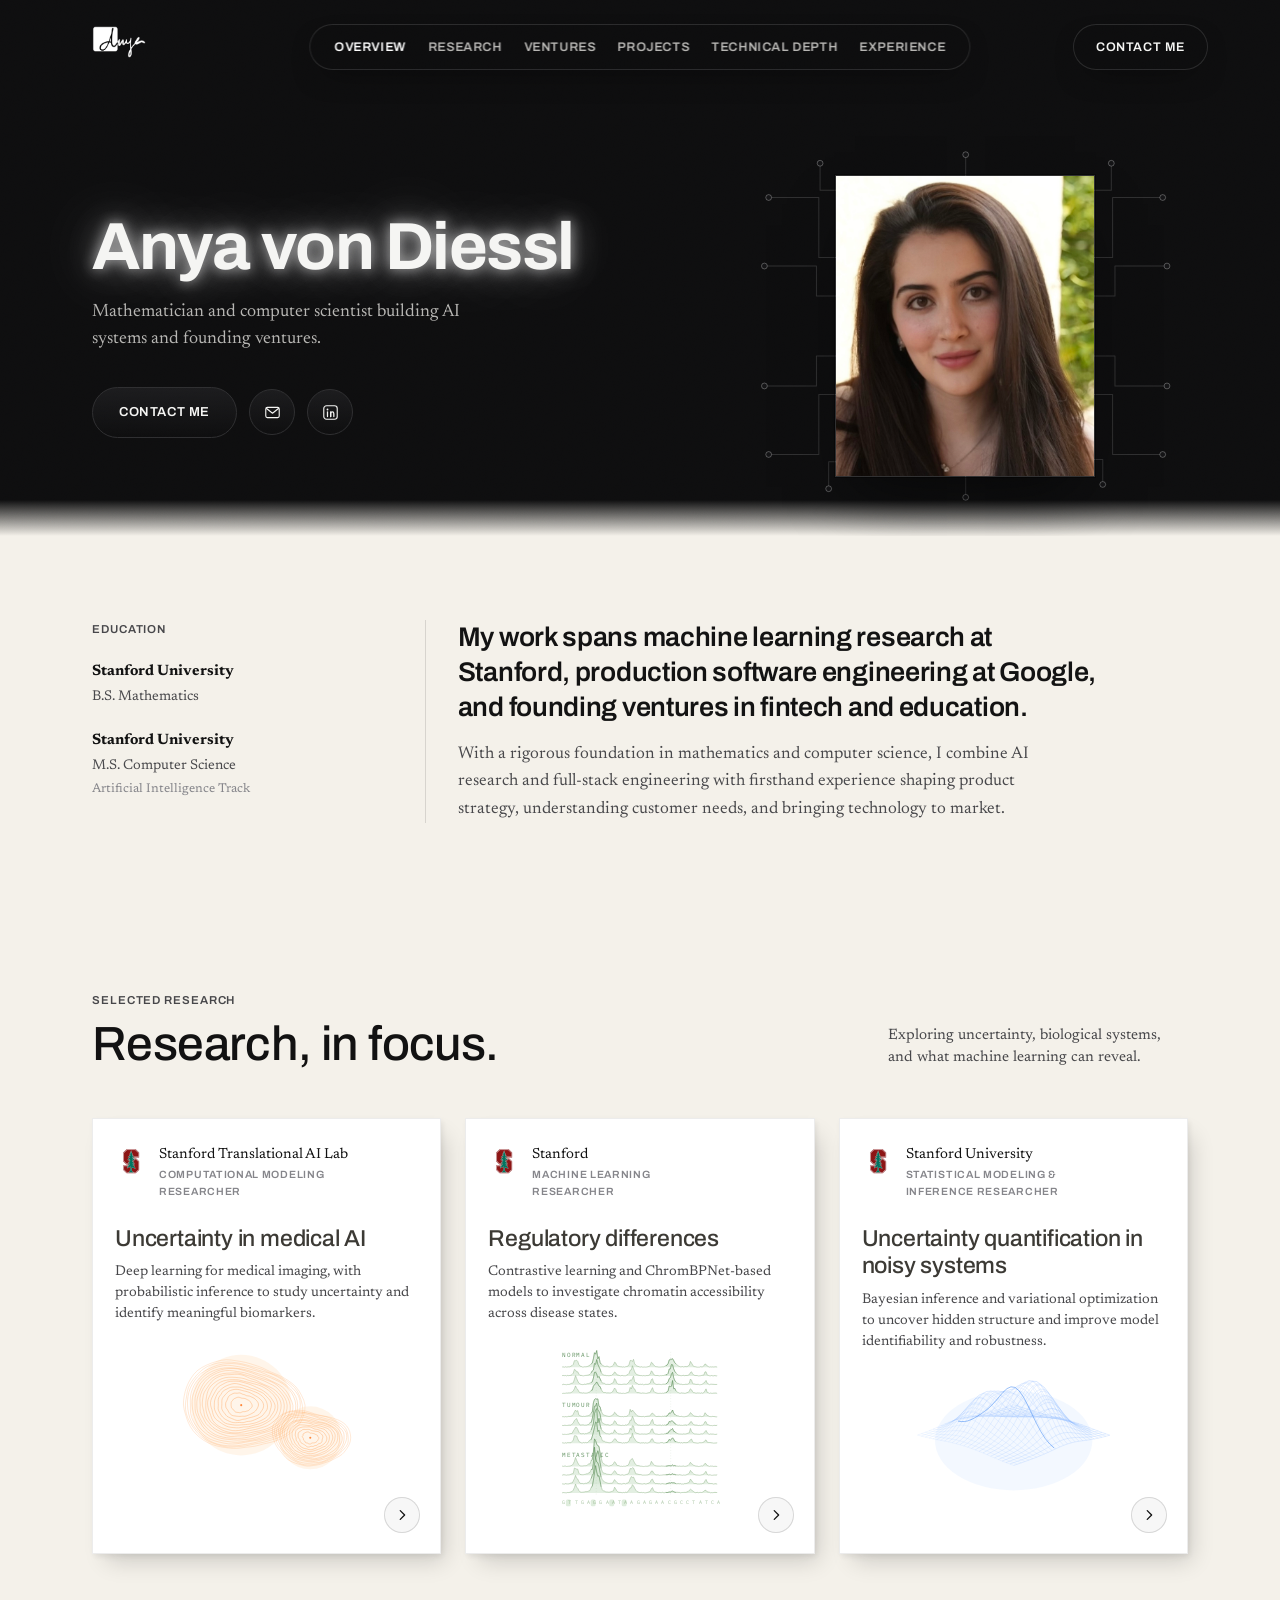
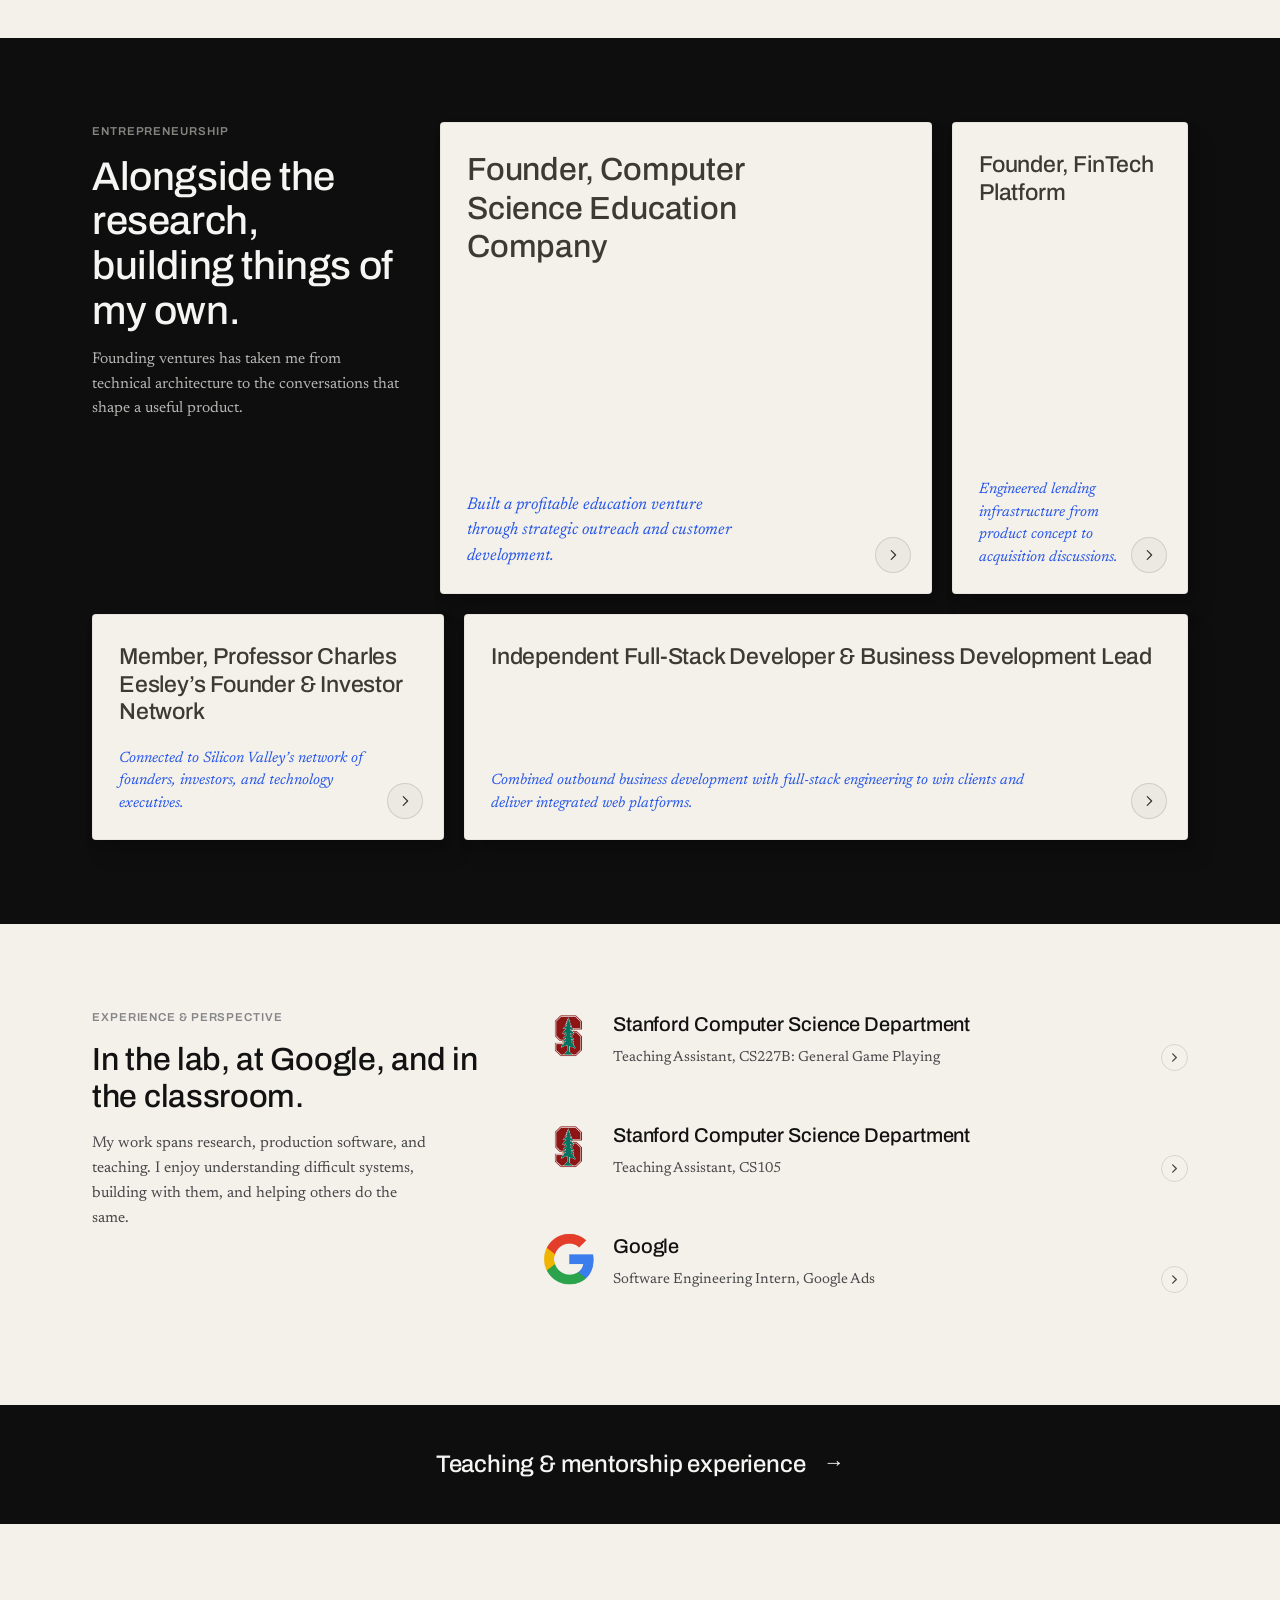
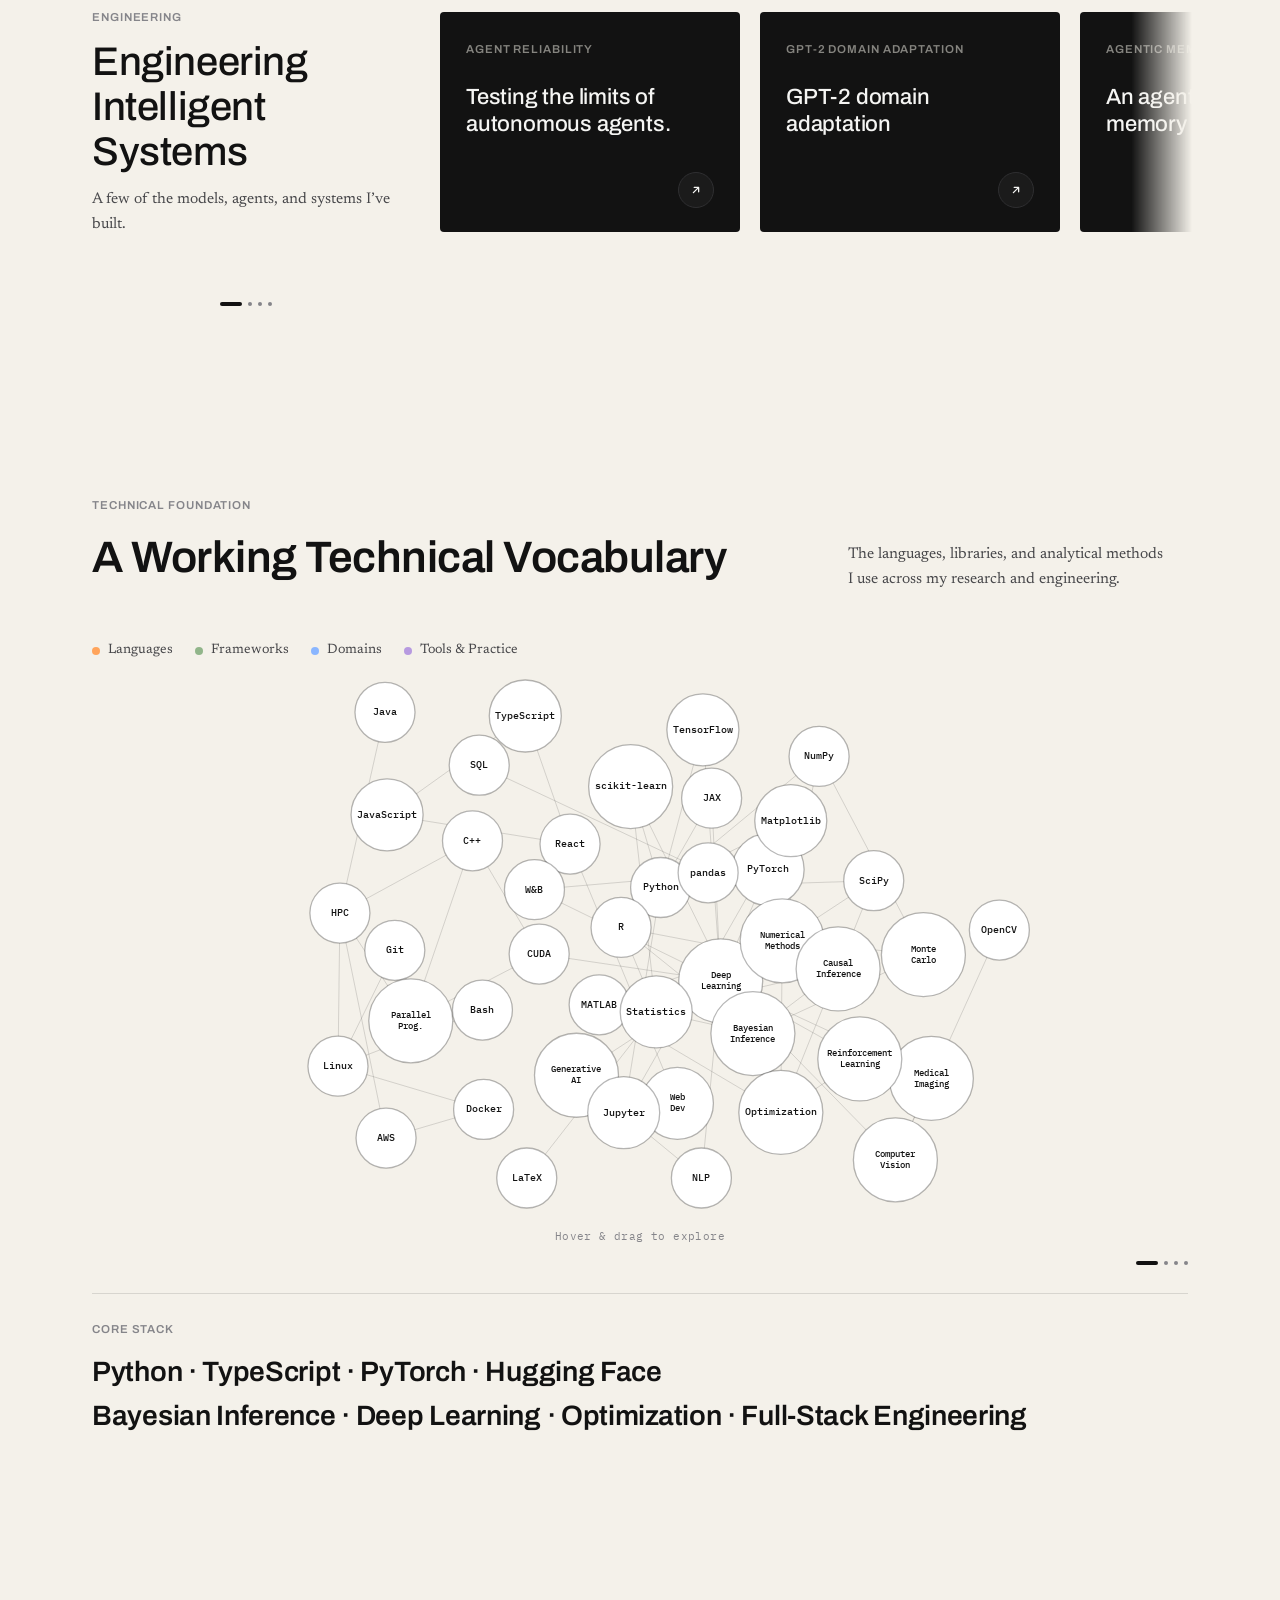
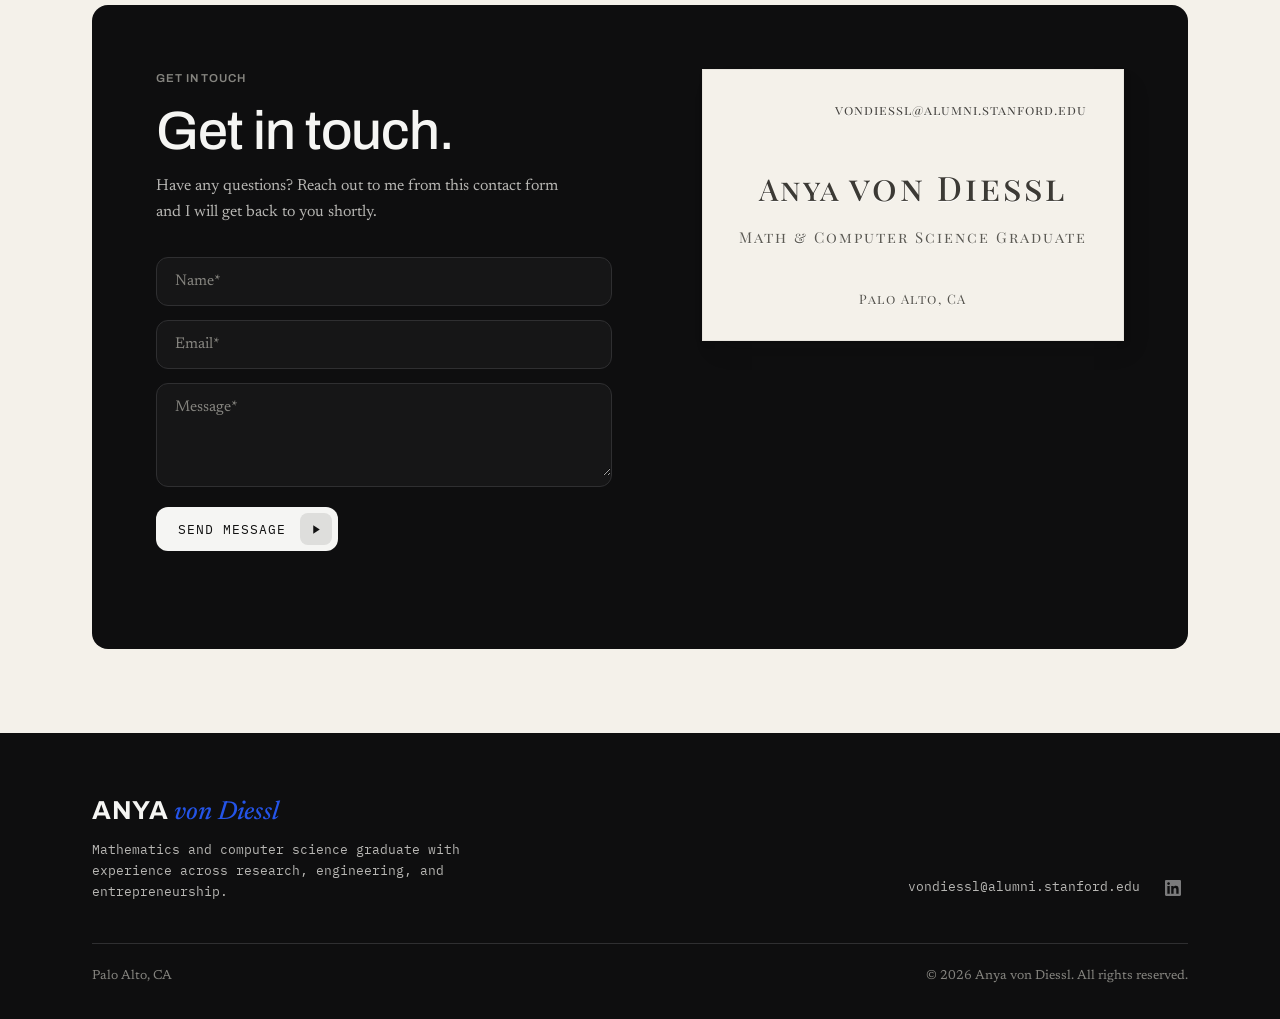
<file: index.html>
<!DOCTYPE html>
<html lang="en">
<head>
  <!-- Google tag (gtag.js) -->
  <script async src="https://www.googletagmanager.com/gtag/js?id=G-92CZG7EBX9"></script>
  <script>
    window.dataLayer = window.dataLayer || [];
    function gtag(){dataLayer.push(arguments);}
    gtag('js', new Date());

    gtag('config', 'G-92CZG7EBX9');
  </script>
  <meta charset="UTF-8" />
  <meta name="viewport" content="width=device-width, initial-scale=1.0" />
  <title>Anya von Diessl</title>
  <meta name="description" content="Anya von Diessl is a Stanford-trained mathematician and computer scientist specializing in AI, with experience across machine learning research, full-stack engineering, and fintech." />
  <link rel="canonical" href="https://www.anyavondiessl.com/" />
  <meta property="og:type" content="website" />
  <meta property="og:site_name" content="Anya von Diessl" />
  <meta property="og:title" content="Anya von Diessl" />
  <meta property="og:description" content="Stanford-trained mathematician and computer scientist specializing in AI, with experience across machine learning research, full-stack engineering, and fintech." />
  <meta property="og:url" content="https://www.anyavondiessl.com/" />
  <meta property="og:image" content="https://www.anyavondiessl.com/images/cropped_headshot.jpeg" />
  <meta name="twitter:card" content="summary_large_image" />
  <meta name="twitter:title" content="Anya von Diessl" />
  <meta name="twitter:description" content="Stanford-trained mathematician and computer scientist specializing in AI, with experience across machine learning research, full-stack engineering, and fintech." />
  <meta name="twitter:image" content="https://www.anyavondiessl.com/images/cropped_headshot.jpeg" />
  <meta name="theme-color" content="#0e0e0f" />
  <link rel="icon" href="images/branding/favicon_white_background.png" media="(prefers-color-scheme: dark)" />
  <link rel="icon" href="images/branding/favicon_black_background.png" media="(prefers-color-scheme: light)" />
  <link rel="icon" href="favicon.ico" sizes="32x32" />
  <link rel="apple-touch-icon" href="apple-touch-icon.png" />
  <link rel="manifest" href="site.webmanifest" />
  <link rel="preconnect" href="https://fonts.googleapis.com" />
  <link rel="preconnect" href="https://fonts.gstatic.com" crossorigin />
  <link href="https://fonts.googleapis.com/css2?family=Archivo:wght@500;600;700;800&family=Newsreader:ital,wght@0,400;0,500;1,400&family=IBM+Plex+Mono:wght@400;500&family=Playfair+Display:wght@400;500;600;700&display=swap" rel="stylesheet" />
  <link rel="stylesheet" href="styles.css" />
</head>
<body>

  <div id="grain" aria-hidden="true"></div>

  <!-- ================= TOP: nav + hero + intro strip + degree band ================= -->
  <div class="top">
    <div class="wrap">
      <header class="site-header">
        <span class="wordmark"><img src="images/branding/top_left_corner_icon.png" alt="Anya von Diessl" /></span>
        <nav class="nav">
          <a href="#overview" class="active">Overview</a>
          <a href="#research">Research</a>
          <a href="#ventures">Ventures</a>
          <a href="#projects">Projects</a>
          <a href="#skills">Technical Depth</a>
          <a href="#about">Experience</a>
        </nav>
        <a href="#contact" class="nav-contact">Contact Me</a>
        <button type="button" class="hamburger" id="hamburger" aria-label="Open menu" aria-expanded="false" aria-controls="mobile-menu">
          <span class="hamburger-box" aria-hidden="true"><span></span><span></span><span></span></span>
        </button>
      </header>

      <div class="mobile-menu" id="mobile-menu" aria-hidden="true">
        <nav aria-label="Primary (mobile)">
          <a href="#overview">Overview</a>
          <a href="#research">Research</a>
          <a href="#ventures">Ventures</a>
          <a href="#projects">Projects</a>
          <a href="#skills">Technical Depth</a>
          <a href="#about">Experience</a>
          <a href="#contact">Contact</a>
        </nav>
      </div>

      <!-- HERO: photo right, name + one line anchored bottom-left -->
      <section class="hero" id="overview">
        <div class="hero-photo-col">
          <div class="hero-circuit" aria-hidden="true">
            <svg viewBox="0 0 520 440" xmlns="http://www.w3.org/2000/svg">
            <path class="circuit-trace" pathLength="100" d="M 200,100 L 200,61.5 L 90,61.5 L 90,30" fill="none" />
            <circle class="circuit-pin" cx="200" cy="100" r="2.2" />
            <circle class="circuit-node" cx="90" cy="30" r="3.4" />
            <g mask="url(#circuit-mask-0)"><circle class="circuit-signal circuit-signal-0" cx="0" cy="0" r="6" fill="url(#circuit-grad-blue-0)" /></g>
            <path class="circuit-trace" pathLength="100" d="M 260,100 L 260,56.0 L 260,56.0 L 260,20" fill="none" />
            <circle class="circuit-pin" cx="260" cy="100" r="2.2" />
            <circle class="circuit-node" cx="260" cy="20" r="3.4" />
            <g mask="url(#circuit-mask-1)"><circle class="circuit-signal circuit-signal-1" cx="0" cy="0" r="6" fill="url(#circuit-grad-yellow-1)" /></g>
            <path class="circuit-trace" pathLength="100" d="M 320,100 L 320,61.5 L 430,61.5 L 430,30" fill="none" />
            <circle class="circuit-pin" cx="320" cy="100" r="2.2" />
            <circle class="circuit-node" cx="430" cy="30" r="3.4" />
            <g mask="url(#circuit-mask-2)"><circle class="circuit-signal circuit-signal-2" cx="0" cy="0" r="6" fill="url(#circuit-grad-pinkish-2)" /></g>
            <path class="circuit-trace" pathLength="100" d="M 200,340 L 200,378.5 L 100,378.5 L 100,410" fill="none" />
            <circle class="circuit-pin" cx="200" cy="340" r="2.2" />
            <circle class="circuit-node" cx="100" cy="410" r="3.4" />
            <g mask="url(#circuit-mask-3)"><circle class="circuit-signal circuit-signal-3" cx="0" cy="0" r="6" fill="url(#circuit-grad-white-3)" /></g>
            <path class="circuit-trace" pathLength="100" d="M 260,340 L 260,384.0 L 260,384.0 L 260,420" fill="none" />
            <circle class="circuit-pin" cx="260" cy="340" r="2.2" />
            <circle class="circuit-node" cx="260" cy="420" r="3.4" />
            <g mask="url(#circuit-mask-4)"><circle class="circuit-signal circuit-signal-4" cx="0" cy="0" r="6" fill="url(#circuit-grad-green-4)" /></g>
            <path class="circuit-trace" pathLength="100" d="M 320,340 L 320,375.75 L 420,375.75 L 420,405" fill="none" />
            <circle class="circuit-pin" cx="320" cy="340" r="2.2" />
            <circle class="circuit-node" cx="420" cy="405" r="3.4" />
            <g mask="url(#circuit-mask-5)"><circle class="circuit-signal circuit-signal-5" cx="0" cy="0" r="6" fill="url(#circuit-grad-orange-5)" /></g>
            <path class="circuit-trace" pathLength="100" d="M 160,140 L 88.5,140 L 88.5,70 L 30,70" fill="none" />
            <circle class="circuit-pin" cx="160" cy="140" r="2.2" />
            <circle class="circuit-node" cx="30" cy="70" r="3.4" />
            <g mask="url(#circuit-mask-6)"><circle class="circuit-signal circuit-signal-6" cx="0" cy="0" r="6" fill="url(#circuit-grad-cyan-6)" /></g>
            <path class="circuit-trace" pathLength="100" d="M 160,185 L 85.75,185 L 85.75,150 L 25,150" fill="none" />
            <circle class="circuit-pin" cx="160" cy="185" r="2.2" />
            <circle class="circuit-node" cx="25" cy="150" r="3.4" />
            <g mask="url(#circuit-mask-7)"><circle class="circuit-signal circuit-signal-7" cx="0" cy="0" r="6" fill="url(#circuit-grad-rose-7)" /></g>
            <path class="circuit-trace" pathLength="100" d="M 160,255 L 85.75,255 L 85.75,290 L 25,290" fill="none" />
            <circle class="circuit-pin" cx="160" cy="255" r="2.2" />
            <circle class="circuit-node" cx="25" cy="290" r="3.4" />
            <g mask="url(#circuit-mask-8)"><circle class="circuit-signal circuit-signal-8" cx="0" cy="0" r="6" fill="url(#circuit-grad-blue-0)" /></g>
            <path class="circuit-trace" pathLength="100" d="M 160,300 L 88.5,300 L 88.5,370 L 30,370" fill="none" />
            <circle class="circuit-pin" cx="160" cy="300" r="2.2" />
            <circle class="circuit-node" cx="30" cy="370" r="3.4" />
            <g mask="url(#circuit-mask-9)"><circle class="circuit-signal circuit-signal-9" cx="0" cy="0" r="6" fill="url(#circuit-grad-yellow-1)" /></g>
            <path class="circuit-trace" pathLength="100" d="M 360,140 L 431.5,140 L 431.5,70 L 490,70" fill="none" />
            <circle class="circuit-pin" cx="360" cy="140" r="2.2" />
            <circle class="circuit-node" cx="490" cy="70" r="3.4" />
            <g mask="url(#circuit-mask-10)"><circle class="circuit-signal circuit-signal-10" cx="0" cy="0" r="6" fill="url(#circuit-grad-pinkish-2)" /></g>
            <path class="circuit-trace" pathLength="100" d="M 360,185 L 434.25,185 L 434.25,150 L 495,150" fill="none" />
            <circle class="circuit-pin" cx="360" cy="185" r="2.2" />
            <circle class="circuit-node" cx="495" cy="150" r="3.4" />
            <g mask="url(#circuit-mask-11)"><circle class="circuit-signal circuit-signal-11" cx="0" cy="0" r="6" fill="url(#circuit-grad-white-3)" /></g>
            <path class="circuit-trace" pathLength="100" d="M 360,255 L 434.25,255 L 434.25,290 L 495,290" fill="none" />
            <circle class="circuit-pin" cx="360" cy="255" r="2.2" />
            <circle class="circuit-node" cx="495" cy="290" r="3.4" />
            <g mask="url(#circuit-mask-12)"><circle class="circuit-signal circuit-signal-12" cx="0" cy="0" r="6" fill="url(#circuit-grad-green-4)" /></g>
            <path class="circuit-trace" pathLength="100" d="M 360,300 L 431.5,300 L 431.5,370 L 490,370" fill="none" />
            <circle class="circuit-pin" cx="360" cy="300" r="2.2" />
            <circle class="circuit-node" cx="490" cy="370" r="3.4" />
            <g mask="url(#circuit-mask-13)"><circle class="circuit-signal circuit-signal-13" cx="0" cy="0" r="6" fill="url(#circuit-grad-orange-5)" /></g>
            <defs>
              <mask id="circuit-mask-0"><path d="M 200,100 L 200,61.5 L 90,61.5 L 90,30" stroke-width="4" stroke="white" fill="none" /></mask>
              <mask id="circuit-mask-1"><path d="M 260,100 L 260,56.0 L 260,56.0 L 260,20" stroke-width="4" stroke="white" fill="none" /></mask>
              <mask id="circuit-mask-2"><path d="M 320,100 L 320,61.5 L 430,61.5 L 430,30" stroke-width="4" stroke="white" fill="none" /></mask>
              <mask id="circuit-mask-3"><path d="M 200,340 L 200,378.5 L 100,378.5 L 100,410" stroke-width="4" stroke="white" fill="none" /></mask>
              <mask id="circuit-mask-4"><path d="M 260,340 L 260,384.0 L 260,384.0 L 260,420" stroke-width="4" stroke="white" fill="none" /></mask>
              <mask id="circuit-mask-5"><path d="M 320,340 L 320,375.75 L 420,375.75 L 420,405" stroke-width="4" stroke="white" fill="none" /></mask>
              <mask id="circuit-mask-6"><path d="M 160,140 L 88.5,140 L 88.5,70 L 30,70" stroke-width="4" stroke="white" fill="none" /></mask>
              <mask id="circuit-mask-7"><path d="M 160,185 L 85.75,185 L 85.75,150 L 25,150" stroke-width="4" stroke="white" fill="none" /></mask>
              <mask id="circuit-mask-8"><path d="M 160,255 L 85.75,255 L 85.75,290 L 25,290" stroke-width="4" stroke="white" fill="none" /></mask>
              <mask id="circuit-mask-9"><path d="M 160,300 L 88.5,300 L 88.5,370 L 30,370" stroke-width="4" stroke="white" fill="none" /></mask>
              <mask id="circuit-mask-10"><path d="M 360,140 L 431.5,140 L 431.5,70 L 490,70" stroke-width="4" stroke="white" fill="none" /></mask>
              <mask id="circuit-mask-11"><path d="M 360,185 L 434.25,185 L 434.25,150 L 495,150" stroke-width="4" stroke="white" fill="none" /></mask>
              <mask id="circuit-mask-12"><path d="M 360,255 L 434.25,255 L 434.25,290 L 495,290" stroke-width="4" stroke="white" fill="none" /></mask>
              <mask id="circuit-mask-13"><path d="M 360,300 L 431.5,300 L 431.5,370 L 490,370" stroke-width="4" stroke="white" fill="none" /></mask>
              <radialGradient id="circuit-grad-blue-0" fx="1"><stop offset="0%" stop-color="#00E8ED" /><stop offset="50%" stop-color="#0088FF" /><stop offset="100%" stop-color="transparent" /></radialGradient>
              <radialGradient id="circuit-grad-yellow-1" fx="1"><stop offset="0%" stop-color="#FFD800" /><stop offset="50%" stop-color="#FFD800" /><stop offset="100%" stop-color="transparent" /></radialGradient>
              <radialGradient id="circuit-grad-pinkish-2" fx="1"><stop offset="0%" stop-color="#830CD1" /><stop offset="50%" stop-color="#FF008B" /><stop offset="100%" stop-color="transparent" /></radialGradient>
              <radialGradient id="circuit-grad-white-3" fx="1"><stop offset="0%" stop-color="#FFFFFF" /><stop offset="100%" stop-color="transparent" /></radialGradient>
              <radialGradient id="circuit-grad-green-4" fx="1"><stop offset="0%" stop-color="#22c55e" /><stop offset="100%" stop-color="transparent" /></radialGradient>
              <radialGradient id="circuit-grad-orange-5" fx="1"><stop offset="0%" stop-color="#f97316" /><stop offset="100%" stop-color="transparent" /></radialGradient>
              <radialGradient id="circuit-grad-cyan-6" fx="1"><stop offset="0%" stop-color="#06b6d4" /><stop offset="100%" stop-color="transparent" /></radialGradient>
              <radialGradient id="circuit-grad-rose-7" fx="1"><stop offset="0%" stop-color="#f43f5e" /><stop offset="100%" stop-color="transparent" /></radialGradient>
            </defs>
            </svg>
          </div>
          <figure class="hero-photo">
            <img src="images/cropped_headshot.jpeg" alt="Portrait of Anya von Diessl" />
          </figure>
        </div>
        <div class="hero-text">
          <h1>Anya von Diessl</h1>
          <p class="copy">Mathematician and computer scientist building AI systems and founding ventures.</p>
          <div class="hero-actions">
            <a href="#contact" class="btn-pill magnetic">Contact Me</a>
            <a href="mailto:vondiessl@alumni.stanford.edu" class="btn-icon magnetic" aria-label="Email Anya">
              <svg viewBox="0 0 24 24" fill="none" xmlns="http://www.w3.org/2000/svg" aria-hidden="true">
                <rect x="3.5" y="5.5" width="17" height="13" rx="2" stroke="currentColor" stroke-width="1.4" />
                <path d="M4.5 7 12 13 19.5 7" stroke="currentColor" stroke-width="1.4" stroke-linecap="round" stroke-linejoin="round" />
              </svg>
            </a>
            <a href="https://www.linkedin.com/in/anya-von-diessl/" target="_blank" rel="noopener noreferrer" class="btn-icon magnetic" aria-label="LinkedIn">
              <svg viewBox="0 0 24 24" fill="none" xmlns="http://www.w3.org/2000/svg" aria-hidden="true">
                <rect x="3.5" y="3.5" width="17" height="17" rx="3.5" stroke="currentColor" stroke-width="1.4" />
                <circle cx="8.2" cy="8.2" r="1.15" fill="currentColor" />
                <path d="M8.2 11.2v6" stroke="currentColor" stroke-width="1.6" stroke-linecap="round" />
                <path d="M12.2 17.2v-3.6c0-1.3.9-2.3 2.1-2.3s1.9 1 1.9 2.3v3.6" stroke="currentColor" stroke-width="1.6" stroke-linecap="round" stroke-linejoin="round" />
                <path d="M12.2 11.2v6" stroke="currentColor" stroke-width="1.6" stroke-linecap="round" />
              </svg>
            </a>
          </div>
        </div>
      </section>
    </div>
  </div>

  <!-- ================= EDUCATION ================= -->
  <section class="section education-section">
    <div class="wrap">
      <div class="education-layout">
        <div class="education-intro">
          <p class="label">Education</p>
          <div class="degree-list">
            <div class="degree-entry">
              <p class="degree-school">Stanford University</p>
              <p class="degree-name">B.S. Mathematics</p>
            </div>
            <div class="degree-entry">
              <p class="degree-school">Stanford University</p>
              <p class="degree-name">M.S. Computer Science</p>
              <p class="degree-concentration">Artificial Intelligence Track</p>
            </div>
          </div>
        </div>
        <div class="education-divider" aria-hidden="true"></div>
        <div class="education-body">
          <p class="education-headline">My work spans machine learning research at Stanford, production software engineering at Google, and founding ventures in fintech and education.</p>
          <p class="education-bio">With a rigorous foundation in mathematics and computer science, I combine AI research and full-stack engineering with firsthand experience shaping product strategy, understanding customer needs, and bringing technology to market.</p>
        </div>
      </div>
    </div>
  </section>

  <!-- ================= RESEARCH ================= -->
  <section class="section" id="research">
    <div class="wrap">
      <div class="section-heading">
        <div>
          <p class="label">Selected Research</p>
          <h2>Research, in focus.</h2>
        </div>
        <p class="aside">Exploring uncertainty, biological systems, and what machine learning can reveal.</p>
      </div>

      <div class="research-grid">
        <div class="research-card research-card-orange flip-card spotlight spotlight-tint">
          <div class="flip-card-inner">
            <div class="flip-card-face flip-card-front">
              <div class="research-card-top">
                <div class="research-card-header">
                  <img src="images/jobicons/stanford.png" alt="" />
                  <div class="research-card-org">
                    <span class="research-card-org-name">Stanford Translational AI Lab</span>
                    <span class="research-card-role">Computational Modeling Researcher</span>
                  </div>
                </div>
                <h3>Uncertainty in medical AI</h3>
                <p class="copy">Deep learning for medical imaging, with probabilistic inference to study uncertainty and identify meaningful biomarkers.</p>
              </div>
              <div class="research-card-media">
                <svg viewBox="0 0 300 340" preserveAspectRatio="xMidYMid meet" fill="none" xmlns="http://www.w3.org/2000/svg" aria-hidden="true">
<circle cx="108" cy="96" r="83" fill="#FFD8B0" fill-opacity="0.27" />
                  <path d="M 125.49,94.65 Q 126.17,96.00 126.13,97.45 Q 126.10,98.91 124.96,100.09 Q 123.82,101.27 122.83,102.32 Q 121.83,103.37 120.78,104.28 Q 119.73,105.20 118.21,105.54 Q 116.68,105.88 115.52,106.43 Q 114.36,106.98 112.94,106.83 Q 111.53,106.67 110.37,106.94 Q 109.21,107.21 107.91,108.00 Q 106.62,108.79 105.29,108.50 Q 103.96,108.22 102.52,108.09 Q 101.07,107.96 99.56,107.65 Q 98.04,107.34 97.14,106.28 Q 96.24,105.22 95.61,104.07 Q 94.98,102.93 93.53,102.12 Q 92.07,101.31 91.87,99.97 Q 91.66,98.63 91.41,97.31 Q 91.16,96.00 91.28,94.67 Q 91.40,93.33 91.36,91.89 Q 91.31,90.44 92.60,89.46 Q 93.89,88.49 94.46,87.16 Q 95.02,85.83 96.56,85.28 Q 98.11,84.73 99.39,84.03 Q 100.67,83.34 102.14,83.05 Q 103.62,82.77 105.15,83.21 Q 106.67,83.66 107.94,84.19 Q 109.22,84.72 110.48,84.70 Q 111.74,84.68 113.04,84.87 Q 114.34,85.05 115.48,85.61 Q 116.63,86.17 117.77,86.81 Q 118.92,87.44 120.38,88.04 Q 121.84,88.63 122.49,89.79 Q 123.14,90.95 123.98,92.13 Q 124.81,93.30 125.49,94.65 Z" fill="none" stroke="#FFA45B" stroke-opacity="0.77" stroke-width="0.95" />
                  <path d="M 136.36,93.76 Q 136.87,96.00 135.95,98.17 Q 135.04,100.35 133.96,102.32 Q 132.89,104.29 131.26,105.91 Q 129.64,107.52 127.61,108.65 Q 125.59,109.79 123.69,110.75 Q 121.80,111.71 119.90,112.50 Q 118.01,113.29 116.08,113.93 Q 114.14,114.56 112.05,114.37 Q 109.96,114.18 107.97,114.41 Q 105.99,114.65 103.94,114.56 Q 101.89,114.48 99.77,114.17 Q 97.66,113.86 95.28,113.53 Q 92.91,113.19 91.23,111.83 Q 89.55,110.47 88.36,108.78 Q 87.17,107.09 86.30,105.31 Q 85.43,103.52 84.01,101.80 Q 82.59,100.08 82.42,98.04 Q 82.25,96.00 82.22,93.93 Q 82.19,91.85 83.38,90.02 Q 84.57,88.19 85.17,86.18 Q 85.78,84.17 86.87,82.23 Q 87.96,80.29 90.12,79.20 Q 92.28,78.10 94.28,76.93 Q 96.28,75.77 98.94,76.20 Q 101.59,76.63 103.68,75.96 Q 105.77,75.29 107.85,76.71 Q 109.93,78.13 111.83,78.39 Q 113.74,78.65 115.29,79.69 Q 116.84,80.73 119.12,80.74 Q 121.39,80.75 123.22,81.69 Q 125.04,82.64 127.28,83.59 Q 129.52,84.54 131.14,86.15 Q 132.77,87.75 134.31,89.64 Q 135.84,91.52 136.36,93.76 Z" fill="none" stroke="#FFA45B" stroke-opacity="0.76" stroke-width="0.95" />
                  <path d="M 144.36,93.16 Q 145.41,96.00 144.82,98.91 Q 144.22,101.82 142.41,104.34 Q 140.60,106.86 139.10,109.31 Q 137.61,111.77 134.41,112.99 Q 131.22,114.20 128.38,115.09 Q 125.54,115.98 122.89,116.55 Q 120.23,117.12 117.90,118.01 Q 115.58,118.90 113.04,119.05 Q 110.50,119.20 107.89,120.25 Q 105.27,121.29 102.45,121.30 Q 99.63,121.31 97.14,120.17 Q 94.66,119.03 92.13,118.00 Q 89.59,116.96 86.92,115.79 Q 84.24,114.62 82.71,112.45 Q 81.18,110.28 79.44,108.19 Q 77.70,106.10 76.55,103.67 Q 75.41,101.24 75.74,98.62 Q 76.07,96.00 76.02,93.42 Q 75.96,90.85 76.08,88.13 Q 76.20,85.41 77.94,83.16 Q 79.68,80.92 81.60,78.87 Q 83.53,76.82 85.51,74.73 Q 87.48,72.64 90.39,71.63 Q 93.30,70.62 96.29,70.13 Q 99.28,69.65 102.26,70.04 Q 105.24,70.43 107.91,71.30 Q 110.57,72.17 113.06,72.66 Q 115.56,73.15 117.99,73.85 Q 120.41,74.56 122.69,75.62 Q 124.96,76.68 127.10,78.02 Q 129.24,79.35 131.76,80.68 Q 134.29,82.00 136.67,83.83 Q 139.06,85.65 141.18,87.99 Q 143.30,90.32 144.36,93.16 Z" fill="none" stroke="#FFA45B" stroke-opacity="0.73" stroke-width="0.95" />
                  <path d="M 150.48,92.66 Q 151.44,96.00 151.40,99.49 Q 151.36,102.97 148.92,105.89 Q 146.48,108.82 144.48,111.59 Q 142.48,114.36 139.09,116.04 Q 135.69,117.71 132.63,119.14 Q 129.57,120.56 126.54,121.67 Q 123.51,122.79 120.21,122.86 Q 116.91,122.94 114.04,124.18 Q 111.17,125.41 108.06,124.86 Q 104.95,124.31 101.62,124.82 Q 98.30,125.32 94.97,124.79 Q 91.64,124.25 88.66,122.83 Q 85.69,121.41 82.62,119.86 Q 79.55,118.30 77.37,115.89 Q 75.19,113.47 73.60,110.73 Q 72.00,107.99 70.70,105.10 Q 69.40,102.20 69.86,99.10 Q 70.32,96.00 70.05,92.93 Q 69.77,89.85 70.10,86.67 Q 70.42,83.48 72.58,80.89 Q 74.75,78.29 76.26,75.30 Q 77.77,72.30 81.18,70.82 Q 84.59,69.34 87.62,67.69 Q 90.65,66.04 94.38,66.07 Q 98.11,66.11 101.44,66.06 Q 104.77,66.02 107.92,66.75 Q 111.07,67.47 113.84,68.72 Q 116.61,69.97 119.62,70.35 Q 122.63,70.73 125.33,71.97 Q 128.02,73.20 131.16,74.29 Q 134.30,75.38 137.16,77.17 Q 140.03,78.95 142.77,81.22 Q 145.52,83.50 147.52,86.41 Q 149.51,89.33 150.48,92.66 Z" fill="none" stroke="#FFA45B" stroke-opacity="0.71" stroke-width="0.95" />
                  <path d="M 157.31,92.14 Q 158.55,96.00 157.28,99.86 Q 156.01,103.72 155.17,107.58 Q 154.32,111.43 151.36,114.48 Q 148.41,117.52 144.46,119.51 Q 140.52,121.49 136.93,123.18 Q 133.35,124.87 129.54,125.75 Q 125.73,126.63 122.14,127.24 Q 118.54,127.86 115.01,128.06 Q 111.48,128.27 107.96,128.64 Q 104.44,129.00 100.76,129.02 Q 97.07,129.03 93.34,128.40 Q 89.60,127.78 85.51,127.02 Q 81.42,126.27 78.65,123.73 Q 75.88,121.18 73.24,118.55 Q 70.61,115.91 68.71,112.82 Q 66.81,109.72 65.21,106.43 Q 63.61,103.14 63.55,99.57 Q 63.49,96.00 63.60,92.44 Q 63.70,88.88 64.93,85.47 Q 66.16,82.06 67.78,78.75 Q 69.40,75.44 72.03,72.66 Q 74.67,69.87 77.78,67.50 Q 80.89,65.13 84.65,63.64 Q 88.40,62.15 92.23,61.03 Q 96.06,59.91 100.15,60.52 Q 104.24,61.14 107.87,62.38 Q 111.49,63.63 114.85,64.39 Q 118.20,65.16 121.15,66.68 Q 124.10,68.20 127.51,69.04 Q 130.92,69.89 134.14,71.44 Q 137.35,72.99 141.15,74.66 Q 144.95,76.32 147.44,79.18 Q 149.93,82.03 153.00,85.15 Q 156.06,88.27 157.31,92.14 Z" fill="none" stroke="#FFA45B" stroke-opacity="0.69" stroke-width="0.95" />
                  <path d="M 162.24,91.83 Q 164.65,96.00 163.91,100.44 Q 163.18,104.87 160.57,108.76 Q 157.95,112.64 155.54,116.34 Q 153.12,120.03 148.61,122.16 Q 144.09,124.30 139.95,125.98 Q 135.80,127.65 131.55,128.50 Q 127.30,129.34 123.63,130.74 Q 119.96,132.14 115.91,131.96 Q 111.85,131.77 107.89,132.80 Q 103.92,133.83 99.83,133.45 Q 95.74,133.07 91.37,132.67 Q 87.00,132.28 83.16,130.47 Q 79.32,128.67 75.91,126.25 Q 72.50,123.83 68.78,121.35 Q 65.06,118.87 63.21,115.20 Q 61.36,111.54 60.64,107.63 Q 59.93,103.73 58.45,99.86 Q 56.98,96.00 57.28,91.95 Q 57.59,87.90 59.42,84.16 Q 61.25,80.43 63.25,76.83 Q 65.25,73.23 67.45,69.58 Q 69.65,65.93 73.67,63.70 Q 77.68,61.48 81.59,59.30 Q 85.50,57.13 90.19,56.75 Q 94.89,56.37 99.31,56.42 Q 103.74,56.47 107.88,57.57 Q 112.02,58.66 115.83,59.74 Q 119.64,60.82 123.23,62.16 Q 126.81,63.50 130.24,65.14 Q 133.67,66.77 137.37,68.42 Q 141.07,70.07 144.58,72.36 Q 148.10,74.65 151.36,77.56 Q 154.62,80.47 157.23,84.07 Q 159.84,87.67 162.24,91.83 Z" fill="none" stroke="#FFA45B" stroke-opacity="0.67" stroke-width="0.95" />
                  <path d="M 167.71,91.28 Q 168.74,96.00 168.32,100.81 Q 167.89,105.63 165.35,109.95 Q 162.81,114.26 159.44,117.93 Q 156.07,121.59 151.59,124.13 Q 147.12,126.67 142.83,128.72 Q 138.53,130.77 133.85,131.67 Q 129.17,132.56 124.94,133.48 Q 120.70,134.40 116.54,135.53 Q 112.38,136.66 107.93,137.33 Q 103.47,138.00 98.71,138.23 Q 93.95,138.46 89.45,137.14 Q 84.95,135.81 80.03,134.63 Q 75.12,133.45 70.98,130.86 Q 66.85,128.26 63.60,124.82 Q 60.35,121.37 58.98,117.08 Q 57.61,112.79 55.96,108.71 Q 54.30,104.63 53.28,100.32 Q 52.25,96.00 52.45,91.55 Q 52.65,87.10 54.70,83.01 Q 56.75,78.93 58.48,74.74 Q 60.20,70.55 63.06,66.78 Q 65.92,63.01 70.02,60.21 Q 74.12,57.42 79.02,55.91 Q 83.91,54.39 88.97,54.10 Q 94.04,53.81 98.76,53.93 Q 103.48,54.05 107.86,55.33 Q 112.25,56.60 116.34,57.52 Q 120.43,58.43 124.42,59.58 Q 128.42,60.73 132.78,61.78 Q 137.14,62.82 141.28,64.74 Q 145.41,66.67 149.55,69.17 Q 153.69,71.67 157.34,75.01 Q 160.99,78.35 163.83,82.46 Q 166.67,86.57 167.71,91.28 Z" fill="none" stroke="#FFA45B" stroke-opacity="0.64" stroke-width="0.95" />
                  <path d="M 173.18,90.87 Q 174.52,96.00 173.57,101.19 Q 172.61,106.39 170.82,111.36 Q 169.02,116.33 164.76,120.14 Q 160.50,123.95 156.06,127.08 Q 151.63,130.20 146.27,131.84 Q 140.91,133.48 136.12,134.89 Q 131.33,136.30 126.61,137.13 Q 121.88,137.97 117.31,138.99 Q 112.74,140.01 107.90,140.90 Q 103.07,141.79 97.93,141.87 Q 92.80,141.95 87.74,140.84 Q 82.69,139.72 77.91,137.71 Q 73.13,135.71 69.13,132.66 Q 65.13,129.61 60.93,126.46 Q 56.72,123.31 54.70,118.87 Q 52.69,114.43 51.20,109.90 Q 49.71,105.37 49.49,100.69 Q 49.28,96.00 49.57,91.33 Q 49.87,86.65 50.67,81.91 Q 51.46,77.16 53.14,72.42 Q 54.83,67.68 58.50,63.88 Q 62.18,60.08 66.67,57.06 Q 71.15,54.04 76.35,52.17 Q 81.54,50.30 87.11,50.00 Q 92.68,49.70 97.90,50.16 Q 103.11,50.62 107.94,51.22 Q 112.76,51.82 117.06,53.72 Q 121.36,55.63 125.82,56.57 Q 130.29,57.50 134.62,59.13 Q 138.96,60.75 143.57,62.62 Q 148.19,64.49 152.39,67.31 Q 156.60,70.12 160.69,73.60 Q 164.78,77.08 168.31,81.41 Q 171.84,85.74 173.18,90.87 Z" fill="none" stroke="#FFA45B" stroke-opacity="0.62" stroke-width="0.95" />
                  <path d="M 178.16,90.47 Q 179.58,96.00 178.85,101.64 Q 178.12,107.27 176.04,112.62 Q 173.96,117.97 169.95,122.41 Q 165.93,126.85 160.63,129.97 Q 155.32,133.10 149.76,135.16 Q 144.20,137.23 138.64,138.27 Q 133.07,139.31 128.05,140.35 Q 123.02,141.40 118.10,142.73 Q 113.18,144.07 108.03,143.77 Q 102.88,143.47 97.60,143.43 Q 92.32,143.40 86.82,142.74 Q 81.31,142.09 76.03,140.26 Q 70.75,138.42 65.86,135.65 Q 60.97,132.87 57.66,128.72 Q 54.36,124.56 50.93,120.36 Q 47.49,116.16 46.93,111.03 Q 46.37,105.91 44.79,100.95 Q 43.22,96.00 43.76,90.88 Q 44.31,85.76 45.21,80.57 Q 46.11,75.38 49.29,70.90 Q 52.47,66.43 55.51,61.83 Q 58.56,57.24 63.09,53.63 Q 67.63,50.02 73.37,48.07 Q 79.12,46.12 85.22,45.84 Q 91.31,45.55 96.89,45.11 Q 102.47,44.68 107.87,45.87 Q 113.27,47.07 117.89,49.62 Q 122.50,52.17 127.29,53.29 Q 132.08,54.41 136.09,56.92 Q 140.11,59.44 144.74,61.50 Q 149.38,63.56 154.87,65.84 Q 160.35,68.12 164.79,71.86 Q 169.22,75.60 172.98,80.28 Q 176.75,84.95 178.16,90.47 Z" fill="none" stroke="#FFA45B" stroke-opacity="0.6" stroke-width="0.95" />
                  <path d="M 182.72,90.14 Q 184.55,96.00 183.56,101.99 Q 182.58,107.99 180.03,113.57 Q 177.48,119.15 173.34,123.87 Q 169.20,128.59 163.35,131.70 Q 157.50,134.80 151.92,137.23 Q 146.34,139.66 140.34,140.59 Q 134.35,141.51 129.26,143.18 Q 124.16,144.85 118.82,145.80 Q 113.47,146.76 108.00,146.72 Q 102.54,146.68 96.62,147.47 Q 90.71,148.26 85.11,146.74 Q 79.50,145.22 73.89,143.22 Q 68.28,141.23 63.49,137.94 Q 58.69,134.66 54.15,130.88 Q 49.60,127.10 47.31,122.04 Q 45.03,116.98 42.33,111.99 Q 39.63,106.99 40.10,101.50 Q 40.56,96.00 39.91,90.47 Q 39.26,84.95 40.74,79.52 Q 42.22,74.08 45.06,69.04 Q 47.90,64.00 51.81,59.51 Q 55.72,55.01 60.65,51.35 Q 65.57,47.68 71.61,45.62 Q 77.64,43.57 84.05,43.26 Q 90.45,42.95 96.34,42.69 Q 102.23,42.43 107.82,44.09 Q 113.41,45.76 118.57,47.11 Q 123.73,48.46 128.61,50.22 Q 133.49,51.98 138.77,53.46 Q 144.06,54.93 148.94,57.50 Q 153.83,60.07 159.57,62.78 Q 165.31,65.48 169.29,69.87 Q 173.27,74.25 177.08,79.27 Q 180.90,84.28 182.72,90.14 Z" fill="none" stroke="#FFA45B" stroke-opacity="0.58" stroke-width="0.95" />
                  <path d="M 187.36,89.79 Q 189.47,96.00 188.96,102.47 Q 188.44,108.93 184.63,114.60 Q 180.81,120.26 176.60,125.27 Q 172.39,130.29 166.53,133.79 Q 160.67,137.29 154.09,139.14 Q 147.51,141.00 141.70,142.57 Q 135.88,144.15 130.45,145.81 Q 125.03,147.47 119.44,148.90 Q 113.85,150.33 107.97,150.65 Q 102.08,150.97 95.99,150.82 Q 89.91,150.68 83.64,149.79 Q 77.36,148.91 71.16,146.97 Q 64.95,145.03 59.87,141.37 Q 54.79,137.71 50.54,133.29 Q 46.30,128.86 43.20,123.74 Q 40.11,118.62 37.87,113.13 Q 35.62,107.64 35.04,101.82 Q 34.45,96.00 34.74,90.14 Q 35.04,84.27 37.19,78.70 Q 39.35,73.13 41.77,67.58 Q 44.19,62.02 48.16,57.11 Q 52.13,52.20 57.65,48.57 Q 63.16,44.94 69.33,42.41 Q 75.50,39.87 82.19,39.04 Q 88.88,38.22 95.46,39.44 Q 102.04,40.66 107.91,41.53 Q 113.77,42.41 119.15,44.23 Q 124.53,46.04 129.63,47.94 Q 134.72,49.85 140.21,51.46 Q 145.69,53.08 151.71,55.05 Q 157.73,57.02 163.21,60.35 Q 168.70,63.68 173.07,68.27 Q 177.45,72.86 181.35,78.22 Q 185.26,83.58 187.36,89.79 Z" fill="none" stroke="#FFA45B" stroke-opacity="0.55" stroke-width="0.95" />
                  <path d="M 191.34,89.54 Q 194.35,96.00 193.26,102.77 Q 192.18,109.53 188.77,115.65 Q 185.36,121.77 180.77,127.04 Q 176.19,132.31 169.76,135.84 Q 163.33,139.38 156.73,141.68 Q 150.13,143.98 144.18,146.09 Q 138.22,148.20 132.27,149.78 Q 126.32,151.37 120.22,152.10 Q 114.12,152.83 107.94,153.40 Q 101.75,153.97 95.49,153.36 Q 89.22,152.76 82.54,152.14 Q 75.85,151.52 69.49,149.31 Q 63.14,147.09 57.43,143.61 Q 51.72,140.13 47.51,135.29 Q 43.31,130.45 40.53,124.92 Q 37.76,119.40 34.80,113.82 Q 31.84,108.24 31.84,102.12 Q 31.84,96.00 31.62,89.84 Q 31.40,83.69 33.26,77.70 Q 35.12,71.72 37.68,65.82 Q 40.23,59.92 44.98,55.11 Q 49.72,50.31 55.52,46.57 Q 61.31,42.83 67.65,40.04 Q 73.99,37.26 80.95,36.28 Q 87.92,35.29 94.70,35.43 Q 101.49,35.57 107.80,37.40 Q 114.12,39.23 119.91,40.87 Q 125.70,42.51 130.99,44.82 Q 136.29,47.14 142.00,48.96 Q 147.71,50.78 152.99,53.68 Q 158.28,56.58 164.80,59.43 Q 171.33,62.28 176.81,66.76 Q 182.30,71.25 185.32,77.16 Q 188.34,83.08 191.34,89.54 Z" fill="none" stroke="#FFA45B" stroke-opacity="0.53" stroke-width="0.95" />
                  <path d="M 197.01,88.99 Q 198.86,96.00 197.74,103.12 Q 196.62,110.25 192.40,116.48 Q 188.17,122.71 183.42,128.17 Q 178.67,133.63 172.24,137.48 Q 165.82,141.33 159.02,143.85 Q 152.23,146.37 145.95,148.53 Q 139.67,150.70 133.37,152.18 Q 127.07,153.66 120.74,154.58 Q 114.41,155.51 107.88,156.65 Q 101.34,157.79 94.68,157.09 Q 88.02,156.38 81.05,155.48 Q 74.08,154.58 67.30,152.33 Q 60.51,150.08 54.66,146.25 Q 48.80,142.41 43.69,137.69 Q 38.57,132.97 35.54,127.06 Q 32.52,121.15 30.50,114.97 Q 28.48,108.78 27.66,102.39 Q 26.85,96.00 26.85,89.48 Q 26.85,82.95 29.17,76.73 Q 31.49,70.51 34.26,64.36 Q 37.03,58.21 41.84,53.05 Q 46.64,47.89 52.80,44.03 Q 58.97,40.16 65.91,37.74 Q 72.86,35.32 80.16,34.62 Q 87.46,33.92 94.45,34.54 Q 101.44,35.15 107.89,36.16 Q 114.34,37.17 120.31,38.95 Q 126.29,40.72 131.96,42.76 Q 137.64,44.81 143.85,46.45 Q 150.07,48.09 156.25,50.71 Q 162.42,53.33 169.31,56.51 Q 176.19,59.69 181.72,64.64 Q 187.25,69.60 191.20,75.79 Q 195.16,81.99 197.01,88.99 Z" fill="none" stroke="#FFA45B" stroke-opacity="0.51" stroke-width="0.95" />
                  <path d="M 200.28,88.71 Q 201.89,96.00 200.66,103.35 Q 199.42,110.70 196.28,117.53 Q 193.14,124.37 187.06,129.61 Q 180.97,134.86 174.95,139.31 Q 168.93,143.77 161.48,146.09 Q 154.03,148.42 147.55,150.76 Q 141.06,153.11 134.28,154.02 Q 127.50,154.94 121.05,156.06 Q 114.59,157.18 107.85,158.60 Q 101.10,160.03 93.91,160.18 Q 86.72,160.33 79.63,158.79 Q 72.53,157.26 65.12,155.26 Q 57.72,153.26 51.48,149.24 Q 45.24,145.21 40.57,139.80 Q 35.90,134.39 32.06,128.49 Q 28.22,122.58 26.06,116.05 Q 23.90,109.52 24.04,102.76 Q 24.18,96.00 23.89,89.22 Q 23.60,82.43 25.35,75.74 Q 27.11,69.05 30.42,62.75 Q 33.73,56.45 38.97,51.22 Q 44.21,45.99 50.33,41.64 Q 56.44,37.28 63.68,34.62 Q 70.93,31.97 78.47,30.76 Q 86.02,29.56 93.57,30.85 Q 101.12,32.14 107.88,33.22 Q 114.65,34.29 120.91,36.18 Q 127.17,38.07 133.49,39.57 Q 139.81,41.07 145.65,43.77 Q 151.49,46.47 157.97,49.11 Q 164.45,51.74 171.06,55.32 Q 177.67,58.90 183.54,63.89 Q 189.42,68.87 194.04,75.15 Q 198.67,81.42 200.28,88.71 Z" fill="none" stroke="#FFA45B" stroke-opacity="0.48" stroke-width="0.95" />
                  <path d="M 204.97,88.31 Q 206.22,96.00 204.81,103.67 Q 203.40,111.34 200.17,118.48 Q 196.94,125.63 190.64,131.14 Q 184.34,136.65 177.55,140.93 Q 170.76,145.21 163.62,148.21 Q 156.48,151.21 149.24,152.97 Q 142.01,154.74 135.34,156.62 Q 128.68,158.49 121.84,159.73 Q 115.00,160.97 107.87,162.14 Q 100.75,163.30 93.24,163.30 Q 85.74,163.29 78.00,162.23 Q 70.26,161.18 63.02,158.32 Q 55.79,155.46 49.76,150.92 Q 43.74,146.38 38.43,141.13 Q 33.12,135.87 29.18,129.72 Q 25.23,123.58 22.98,116.80 Q 20.73,110.03 19.91,103.01 Q 19.08,96.00 19.37,88.90 Q 19.66,81.80 21.54,74.81 Q 23.42,67.82 27.16,61.38 Q 30.90,54.95 35.90,49.17 Q 40.90,43.39 47.91,39.48 Q 54.93,35.56 62.19,32.49 Q 69.45,29.42 77.31,28.20 Q 85.16,26.98 92.90,27.28 Q 100.63,27.58 107.83,29.11 Q 115.04,30.64 121.57,32.96 Q 128.09,35.28 134.34,37.49 Q 140.59,39.71 147.58,41.34 Q 154.56,42.97 161.31,45.94 Q 168.06,48.91 174.51,53.03 Q 180.97,57.15 186.94,62.43 Q 192.90,67.71 198.31,74.16 Q 203.73,80.61 204.97,88.31 Z" fill="none" stroke="#FFA45B" stroke-opacity="0.45" stroke-width="0.95" />
                  <path d="M 207.10,88.22 Q 209.41,96.00 209.57,104.18 Q 209.73,112.35 205.42,119.69 Q 201.10,127.02 195.18,133.15 Q 189.27,139.27 181.93,143.74 Q 174.60,148.21 166.47,150.77 Q 158.34,153.33 151.07,155.57 Q 143.79,157.81 136.51,158.98 Q 129.22,160.15 122.25,161.83 Q 115.27,163.51 107.93,164.15 Q 100.59,164.80 92.78,165.19 Q 84.98,165.57 77.42,163.72 Q 69.86,161.86 62.33,159.23 Q 54.79,156.59 48.01,152.47 Q 41.24,148.34 36.30,142.58 Q 31.36,136.81 27.13,130.58 Q 22.90,124.35 19.93,117.49 Q 16.95,110.64 16.12,103.32 Q 15.30,96.00 16.53,88.75 Q 17.77,81.49 18.89,74.09 Q 20.01,66.68 24.15,60.12 Q 28.30,53.56 33.46,47.58 Q 38.62,41.61 45.07,36.65 Q 51.53,31.69 59.62,29.06 Q 67.72,26.44 76.03,25.47 Q 84.35,24.50 92.39,25.17 Q 100.44,25.85 107.83,27.39 Q 115.23,28.93 122.00,31.06 Q 128.78,33.19 135.64,34.80 Q 142.50,36.41 148.61,39.60 Q 154.72,42.79 162.09,45.31 Q 169.45,47.83 176.20,51.96 Q 182.94,56.09 189.92,61.24 Q 196.89,66.38 200.84,73.41 Q 204.79,80.44 207.10,88.22 Z" fill="none" stroke="#FFA45B" stroke-opacity="0.43" stroke-width="0.95" />
                  <path d="M 211.29,87.96 Q 214.59,96.00 213.02,104.32 Q 211.46,112.63 208.11,120.43 Q 204.75,128.24 198.44,134.52 Q 192.13,140.80 184.66,145.52 Q 177.19,150.25 169.24,153.47 Q 161.29,156.69 153.11,158.24 Q 144.93,159.79 137.75,162.01 Q 130.57,164.23 123.02,164.79 Q 115.47,165.36 107.86,166.63 Q 100.25,167.90 92.45,167.24 Q 84.65,166.57 76.63,165.29 Q 68.62,164.02 60.81,161.32 Q 53.01,158.63 46.23,154.18 Q 39.46,149.74 33.77,144.14 Q 28.09,138.55 24.24,131.87 Q 20.40,125.19 18.05,118.01 Q 15.71,110.84 13.82,103.42 Q 11.94,96.00 12.75,88.41 Q 13.56,80.82 15.51,73.33 Q 17.46,65.83 21.02,58.71 Q 24.59,51.58 29.68,45.09 Q 34.77,38.59 42.38,34.26 Q 49.98,29.93 58.08,26.85 Q 66.19,23.78 74.57,22.03 Q 82.95,20.28 91.53,21.52 Q 100.11,22.76 107.86,24.03 Q 115.62,25.29 122.76,27.53 Q 129.91,29.78 136.78,32.11 Q 143.65,34.43 149.90,37.80 Q 156.14,41.17 163.55,43.91 Q 170.95,46.65 178.10,50.76 Q 185.25,54.86 192.21,60.25 Q 199.16,65.63 203.58,72.78 Q 208.00,79.92 211.29,87.96 Z" fill="none" stroke="#FFA45B" stroke-opacity="0.4" stroke-width="0.95" />
                  <circle cx="108" cy="96" r="1.7" fill="#FF7A24" fill-opacity="0.89" />
                  <circle cx="222" cy="150" r="52" fill="#FFD8B0" fill-opacity="0.27" />
                  <path d="M 235.56,149.01 Q 236.80,150.00 236.07,151.07 Q 235.33,152.14 234.88,153.14 Q 234.44,154.14 233.80,155.04 Q 233.15,155.94 232.22,156.61 Q 231.28,157.27 230.27,157.78 Q 229.27,158.28 228.09,158.38 Q 226.91,158.48 225.83,158.38 Q 224.74,158.28 223.91,159.18 Q 223.09,160.08 221.99,160.17 Q 220.89,160.27 219.84,159.98 Q 218.79,159.70 217.99,159.01 Q 217.18,158.33 215.86,158.41 Q 214.54,158.50 214.01,157.59 Q 213.47,156.69 213.11,155.81 Q 212.74,154.93 211.65,154.37 Q 210.56,153.81 210.71,152.80 Q 210.86,151.79 210.49,150.90 Q 210.11,150.00 209.17,148.89 Q 208.23,147.79 209.36,146.97 Q 210.48,146.16 210.10,144.81 Q 209.71,143.46 211.01,142.93 Q 212.31,142.40 213.24,141.74 Q 214.17,141.08 215.30,140.74 Q 216.44,140.39 217.57,140.20 Q 218.69,140.01 219.90,140.89 Q 221.11,141.76 221.96,142.13 Q 222.81,142.50 223.72,142.27 Q 224.63,142.05 225.37,142.48 Q 226.11,142.91 227.17,142.90 Q 228.24,142.89 229.00,143.41 Q 229.76,143.92 230.72,144.38 Q 231.68,144.85 233.04,145.36 Q 234.41,145.87 234.36,146.94 Q 234.32,148.02 235.56,149.01 Z" fill="none" stroke="#FFA45B" stroke-opacity="0.77" stroke-width="0.95" />
                  <path d="M 242.80,148.32 Q 242.75,150.00 242.12,151.57 Q 241.49,153.13 241.48,154.81 Q 241.47,156.49 240.33,157.82 Q 239.19,159.15 236.96,159.57 Q 234.73,159.98 233.90,161.29 Q 233.06,162.60 231.18,162.61 Q 229.31,162.62 228.05,163.57 Q 226.80,164.52 225.14,164.10 Q 223.47,163.69 221.92,164.44 Q 220.36,165.20 218.68,165.16 Q 216.99,165.13 215.78,163.99 Q 214.56,162.85 213.34,162.06 Q 212.11,161.26 210.85,160.49 Q 209.59,159.73 208.09,158.97 Q 206.59,158.20 205.79,156.93 Q 204.99,155.67 204.98,154.20 Q 204.97,152.74 203.54,151.37 Q 202.10,150.00 202.04,148.39 Q 201.98,146.78 201.91,145.03 Q 201.85,143.29 202.56,141.66 Q 203.27,140.03 205.27,139.24 Q 207.26,138.44 208.41,137.14 Q 209.56,135.84 211.81,136.06 Q 214.06,136.29 215.73,136.19 Q 217.40,136.08 218.95,136.07 Q 220.50,136.05 221.92,136.79 Q 223.34,137.54 224.59,137.96 Q 225.85,138.37 227.18,138.56 Q 228.51,138.75 229.98,138.99 Q 231.46,139.23 233.41,139.38 Q 235.36,139.53 236.63,140.53 Q 237.90,141.53 239.25,142.67 Q 240.59,143.81 241.72,145.23 Q 242.85,146.65 242.80,148.32 Z" fill="none" stroke="#FFA45B" stroke-opacity="0.74" stroke-width="0.95" />
                  <path d="M 248.70,147.94 Q 249.74,150.00 249.34,152.16 Q 248.93,154.33 247.92,156.31 Q 246.90,158.30 244.95,159.74 Q 243.00,161.18 241.28,162.47 Q 239.56,163.76 237.31,164.32 Q 235.07,164.89 233.44,165.92 Q 231.81,166.95 229.95,167.67 Q 228.08,168.39 226.10,169.04 Q 224.12,169.69 222.00,169.70 Q 219.88,169.71 217.96,168.87 Q 216.03,168.03 213.93,167.80 Q 211.83,167.56 209.99,166.67 Q 208.15,165.77 206.52,164.60 Q 204.88,163.42 203.84,161.82 Q 202.80,160.23 202.08,158.55 Q 201.36,156.88 199.80,155.35 Q 198.24,153.82 198.56,151.91 Q 198.88,150.00 197.88,147.98 Q 196.88,145.96 197.20,143.90 Q 197.52,141.85 197.95,139.63 Q 198.38,137.42 200.20,135.88 Q 202.02,134.34 204.42,133.53 Q 206.82,132.71 209.14,132.25 Q 211.45,131.78 213.77,131.97 Q 216.10,132.16 218.06,131.86 Q 220.01,131.56 221.94,132.10 Q 223.87,132.65 225.49,133.61 Q 227.10,134.57 228.68,135.16 Q 230.26,135.74 232.26,135.88 Q 234.27,136.02 235.94,136.89 Q 237.61,137.76 239.91,138.50 Q 242.20,139.24 243.76,140.74 Q 245.31,142.23 246.49,144.05 Q 247.66,145.87 248.70,147.94 Z" fill="none" stroke="#FFA45B" stroke-opacity="0.72" stroke-width="0.95" />
                  <path d="M 253.59,147.48 Q 253.77,150.00 253.31,152.48 Q 252.86,154.96 251.77,157.26 Q 250.69,159.56 249.19,161.62 Q 247.69,163.68 244.80,164.64 Q 241.90,165.60 239.86,166.81 Q 237.82,168.02 235.62,168.86 Q 233.41,169.70 231.20,170.42 Q 228.99,171.13 226.70,171.74 Q 224.41,172.35 221.95,172.80 Q 219.50,173.24 217.22,172.28 Q 214.94,171.33 212.43,171.10 Q 209.91,170.87 208.01,169.49 Q 206.10,168.10 204.18,166.79 Q 202.26,165.47 200.76,163.79 Q 199.25,162.11 197.78,160.34 Q 196.30,158.56 195.63,156.45 Q 194.97,154.35 193.60,152.17 Q 192.23,150.00 192.13,147.59 Q 192.02,145.18 191.91,142.56 Q 191.81,139.94 193.18,137.66 Q 194.55,135.39 196.68,133.60 Q 198.80,131.81 200.90,130.08 Q 203.00,128.36 206.32,128.51 Q 209.65,128.66 212.38,128.92 Q 215.11,129.18 217.47,129.54 Q 219.83,129.90 222.00,129.89 Q 224.17,129.88 226.05,130.98 Q 227.93,132.09 230.28,131.87 Q 232.62,131.65 234.49,132.65 Q 236.35,133.65 238.94,134.17 Q 241.52,134.69 244.26,135.69 Q 247.00,136.69 248.40,138.71 Q 249.80,140.74 251.60,142.84 Q 253.40,144.95 253.59,147.48 Z" fill="none" stroke="#FFA45B" stroke-opacity="0.68" stroke-width="0.95" />
                  <path d="M 258.92,147.10 Q 259.72,150.00 258.58,152.85 Q 257.44,155.70 256.42,158.41 Q 255.39,161.13 252.84,163.09 Q 250.29,165.06 248.07,166.88 Q 245.86,168.70 242.98,169.66 Q 240.10,170.61 237.64,171.68 Q 235.17,172.75 232.72,173.88 Q 230.27,175.01 227.55,175.61 Q 224.82,176.21 221.99,176.28 Q 219.16,176.35 216.52,175.45 Q 213.88,174.56 211.16,173.98 Q 208.45,173.41 206.15,172.04 Q 203.84,170.68 201.85,169.02 Q 199.86,167.36 198.17,165.47 Q 196.49,163.58 194.22,161.80 Q 191.94,160.02 191.28,157.53 Q 190.63,155.04 189.41,152.52 Q 188.18,150.00 188.20,147.28 Q 188.22,144.57 187.87,141.54 Q 187.52,138.51 189.03,135.88 Q 190.54,133.25 193.34,131.48 Q 196.14,129.72 198.37,127.68 Q 200.61,125.64 203.87,124.98 Q 207.13,124.32 210.42,124.62 Q 213.70,124.92 216.54,125.33 Q 219.39,125.74 221.93,126.41 Q 224.47,127.09 226.64,128.24 Q 228.82,129.39 231.31,129.50 Q 233.80,129.61 236.44,130.08 Q 239.08,130.55 241.74,131.49 Q 244.40,132.43 247.78,133.45 Q 251.16,134.47 253.45,136.61 Q 255.74,138.76 256.94,141.47 Q 258.13,144.19 258.92,147.10 Z" fill="none" stroke="#FFA45B" stroke-opacity="0.66" stroke-width="0.95" />
                  <path d="M 263.15,146.68 Q 262.99,150.00 262.31,153.19 Q 261.64,156.37 259.71,159.15 Q 257.78,161.92 255.52,164.29 Q 253.27,166.65 251.11,168.89 Q 248.96,171.13 245.81,172.33 Q 242.66,173.52 239.94,174.90 Q 237.22,176.28 234.30,177.32 Q 231.38,178.35 228.26,178.73 Q 225.14,179.11 222.02,178.93 Q 218.90,178.75 215.63,178.96 Q 212.35,179.17 209.78,177.36 Q 207.21,175.55 204.38,174.42 Q 201.55,173.29 198.82,171.80 Q 196.08,170.32 194.22,168.05 Q 192.35,165.79 190.94,163.30 Q 189.52,160.82 187.48,158.35 Q 185.44,155.88 184.42,152.94 Q 183.40,150.00 182.99,146.83 Q 182.58,143.66 183.54,140.58 Q 184.50,137.51 185.56,134.33 Q 186.61,131.15 189.17,128.71 Q 191.72,126.26 194.88,124.49 Q 198.03,122.71 201.87,122.29 Q 205.71,121.86 209.09,121.54 Q 212.48,121.22 215.77,122.00 Q 219.07,122.78 221.87,124.02 Q 224.67,125.26 227.34,125.51 Q 230.02,125.76 232.53,126.62 Q 235.04,127.48 238.24,127.67 Q 241.45,127.85 244.40,128.99 Q 247.34,130.13 251.14,131.30 Q 254.94,132.46 256.90,135.09 Q 258.86,137.72 261.08,140.54 Q 263.31,143.36 263.15,146.68 Z" fill="none" stroke="#FFA45B" stroke-opacity="0.62" stroke-width="0.95" />
                  <path d="M 267.45,146.35 Q 267.50,150.00 266.91,153.56 Q 266.32,157.13 263.97,160.16 Q 261.62,163.20 259.12,165.82 Q 256.63,168.44 253.70,170.50 Q 250.77,172.56 247.88,174.37 Q 244.99,176.18 241.72,177.29 Q 238.44,178.40 235.13,179.05 Q 231.82,179.69 228.63,180.82 Q 225.44,181.95 222.00,181.97 Q 218.55,181.99 215.13,181.56 Q 211.70,181.13 208.49,180.01 Q 205.28,178.88 202.04,177.64 Q 198.81,176.41 196.37,174.21 Q 193.93,172.01 191.66,169.69 Q 189.40,167.36 187.61,164.71 Q 185.81,162.06 184.28,159.18 Q 182.74,156.31 181.51,153.16 Q 180.28,150.00 179.49,146.52 Q 178.70,143.04 179.49,139.57 Q 180.28,136.10 182.32,133.03 Q 184.37,129.96 186.97,127.27 Q 189.56,124.57 193.24,123.00 Q 196.91,121.43 200.79,120.74 Q 204.66,120.05 208.32,119.88 Q 211.98,119.71 215.42,120.31 Q 218.87,120.92 221.93,121.60 Q 224.99,122.28 227.78,123.18 Q 230.58,124.08 233.52,124.55 Q 236.46,125.02 239.85,125.42 Q 243.24,125.81 246.62,126.93 Q 250.00,128.05 253.40,129.76 Q 256.80,131.47 259.93,133.90 Q 263.06,136.32 265.23,139.51 Q 267.40,142.70 267.45,146.35 Z" fill="none" stroke="#FFA45B" stroke-opacity="0.6" stroke-width="0.95" />
                  <path d="M 269.83,146.20 Q 270.40,150.00 270.33,153.88 Q 270.27,157.76 268.87,161.45 Q 267.47,165.15 264.33,168.01 Q 261.19,170.87 257.61,172.99 Q 254.02,175.10 250.97,177.31 Q 247.93,179.53 244.14,180.61 Q 240.35,181.70 236.79,182.83 Q 233.23,183.96 229.51,184.58 Q 225.79,185.21 222.08,184.49 Q 218.36,183.77 214.71,183.43 Q 211.05,183.10 207.28,182.51 Q 203.52,181.92 200.60,179.81 Q 197.68,177.69 194.54,175.85 Q 191.39,174.00 189.87,170.96 Q 188.35,167.92 185.45,165.53 Q 182.54,163.15 181.20,159.96 Q 179.87,156.77 178.83,153.39 Q 177.79,150.00 176.66,146.26 Q 175.52,142.53 176.20,138.75 Q 176.88,134.97 178.50,131.33 Q 180.13,127.70 183.15,124.81 Q 186.18,121.91 189.48,119.32 Q 192.78,116.72 197.50,116.28 Q 202.22,115.83 206.43,115.75 Q 210.64,115.67 214.58,116.69 Q 218.52,117.70 221.87,118.87 Q 225.23,120.04 228.32,120.81 Q 231.40,121.57 234.29,122.68 Q 237.18,123.79 240.70,124.25 Q 244.22,124.70 247.70,125.91 Q 251.18,127.13 254.47,129.04 Q 257.77,130.96 261.45,133.29 Q 265.13,135.63 267.19,139.02 Q 269.25,142.40 269.83,146.20 Z" fill="none" stroke="#FFA45B" stroke-opacity="0.56" stroke-width="0.95" />
                  <path d="M 274.05,145.93 Q 275.50,150.00 274.54,154.15 Q 273.58,158.29 271.18,161.94 Q 268.77,165.58 266.65,169.11 Q 264.52,172.64 260.92,175.17 Q 257.33,177.70 252.98,179.01 Q 248.63,180.32 245.13,182.11 Q 241.63,183.90 237.76,184.91 Q 233.88,185.91 229.91,186.24 Q 225.94,186.56 221.95,186.99 Q 217.97,187.41 214.06,186.61 Q 210.16,185.80 206.42,184.58 Q 202.68,183.36 199.20,181.65 Q 195.71,179.93 193.15,177.28 Q 190.58,174.64 187.94,172.09 Q 185.30,169.54 182.31,166.88 Q 179.33,164.22 177.71,160.80 Q 176.09,157.38 175.22,153.69 Q 174.35,150.00 172.89,145.94 Q 171.44,141.87 172.62,137.91 Q 173.80,133.94 174.97,129.76 Q 176.15,125.58 179.72,122.62 Q 183.30,119.66 186.96,116.96 Q 190.63,114.27 195.59,113.61 Q 200.55,112.95 205.03,112.61 Q 209.52,112.27 213.90,113.84 Q 218.27,115.41 221.91,116.27 Q 225.54,117.13 228.84,118.23 Q 232.14,119.34 235.68,119.80 Q 239.22,120.26 242.94,121.08 Q 246.67,121.91 250.01,123.66 Q 253.35,125.42 257.54,127.13 Q 261.73,128.84 264.92,131.74 Q 268.11,134.64 270.35,138.25 Q 272.59,141.87 274.05,145.93 Z" fill="none" stroke="#FFA45B" stroke-opacity="0.54" stroke-width="0.95" />
                  <path d="M 277.86,145.52 Q 277.94,150.00 277.50,154.43 Q 277.07,158.85 275.02,162.92 Q 272.96,166.98 270.19,170.58 Q 267.42,174.19 263.32,176.69 Q 259.23,179.18 255.26,181.28 Q 251.30,183.37 246.97,184.51 Q 242.64,185.65 238.58,186.76 Q 234.53,187.86 230.39,188.64 Q 226.25,189.42 222.01,189.37 Q 217.76,189.31 213.64,188.53 Q 209.51,187.76 205.44,186.69 Q 201.37,185.63 197.32,184.18 Q 193.27,182.72 190.85,179.52 Q 188.43,176.32 185.36,173.73 Q 182.30,171.14 180.31,167.85 Q 178.33,164.55 175.77,161.20 Q 173.21,157.84 172.60,153.92 Q 171.98,150.00 170.69,145.77 Q 169.39,141.54 169.55,137.06 Q 169.71,132.58 171.80,128.48 Q 173.89,124.38 177.40,121.08 Q 180.90,117.78 184.67,114.78 Q 188.43,111.77 193.94,111.41 Q 199.44,111.04 204.01,110.24 Q 208.58,109.44 213.21,110.43 Q 217.84,111.42 221.87,112.59 Q 225.90,113.76 229.55,114.97 Q 233.19,116.19 236.53,117.66 Q 239.88,119.13 243.85,119.86 Q 247.83,120.59 251.86,122.00 Q 255.90,123.42 260.22,125.39 Q 264.54,127.35 268.03,130.43 Q 271.51,133.50 274.65,137.27 Q 277.79,141.03 277.86,145.52 Z" fill="none" stroke="#FFA45B" stroke-opacity="0.5" stroke-width="0.95" />
                  <path d="M 282.18,145.20 Q 282.66,150.00 281.23,154.65 Q 279.80,159.29 277.41,163.48 Q 275.01,167.66 272.42,171.56 Q 269.82,175.46 265.26,177.90 Q 260.70,180.34 256.52,182.44 Q 252.33,184.54 248.42,186.72 Q 244.52,188.89 240.02,189.89 Q 235.53,190.88 230.99,191.07 Q 226.45,191.26 221.94,191.81 Q 217.44,192.37 212.93,191.70 Q 208.42,191.04 204.08,189.75 Q 199.74,188.45 196.10,186.04 Q 192.47,183.63 189.17,180.98 Q 185.86,178.33 182.35,175.66 Q 178.84,172.98 176.72,169.39 Q 174.59,165.79 172.54,162.04 Q 170.49,158.28 168.73,154.14 Q 166.98,150.00 166.17,145.45 Q 165.36,140.89 166.50,136.39 Q 167.64,131.89 168.97,127.18 Q 170.31,122.48 174.11,118.95 Q 177.91,115.43 182.81,113.20 Q 187.72,110.96 192.83,109.70 Q 197.94,108.44 202.91,107.88 Q 207.88,107.32 212.75,108.38 Q 217.63,109.44 221.87,110.62 Q 226.12,111.80 229.86,113.37 Q 233.60,114.94 237.47,115.77 Q 241.34,116.60 245.32,117.76 Q 249.29,118.92 254.05,120.03 Q 258.81,121.14 263.14,123.47 Q 267.47,125.79 271.18,129.08 Q 274.90,132.37 278.30,136.39 Q 281.70,140.40 282.18,145.20 Z" fill="none" stroke="#FFA45B" stroke-opacity="0.47" stroke-width="0.95" />
                  <path d="M 284.13,145.06 Q 284.83,150.00 284.75,155.04 Q 284.68,160.08 281.24,164.33 Q 277.80,168.59 274.34,172.31 Q 270.87,176.02 266.81,178.98 Q 262.75,181.95 258.17,183.96 Q 253.59,185.98 249.33,187.91 Q 245.06,189.83 240.55,191.14 Q 236.05,192.46 231.41,193.38 Q 226.77,194.31 221.97,194.62 Q 217.16,194.93 212.34,194.33 Q 207.53,193.74 203.31,191.66 Q 199.08,189.58 194.95,187.54 Q 190.82,185.50 187.43,182.64 Q 184.03,179.77 180.80,176.71 Q 177.58,173.65 174.80,170.15 Q 172.03,166.65 169.31,162.78 Q 166.59,158.91 165.91,154.45 Q 165.23,150.00 163.53,145.16 Q 161.83,140.33 163.16,135.58 Q 164.49,130.84 166.04,125.94 Q 167.60,121.03 171.30,117.09 Q 175.00,113.16 179.93,110.43 Q 184.86,107.70 190.71,106.89 Q 196.57,106.08 202.23,106.72 Q 207.89,107.36 212.73,108.07 Q 217.56,108.79 221.88,109.86 Q 226.21,110.93 230.28,111.80 Q 234.35,112.67 238.61,113.31 Q 242.87,113.95 247.33,115.01 Q 251.79,116.07 255.93,118.11 Q 260.08,120.15 264.87,122.38 Q 269.66,124.62 274.31,127.82 Q 278.97,131.02 281.19,135.57 Q 283.42,140.13 284.13,145.06 Z" fill="none" stroke="#FFA45B" stroke-opacity="0.43" stroke-width="0.95" />
                  <path d="M 288.35,144.74 Q 289.23,150.00 288.17,155.23 Q 287.12,160.47 284.12,165.08 Q 281.12,169.70 277.82,173.83 Q 274.51,177.96 269.46,180.61 Q 264.42,183.26 259.89,185.62 Q 255.35,187.98 250.62,189.62 Q 245.89,191.26 241.27,192.77 Q 236.65,194.28 231.79,195.01 Q 226.93,195.73 221.92,196.45 Q 216.92,197.18 212.08,195.90 Q 207.23,194.63 202.45,193.32 Q 197.68,192.01 193.02,190.15 Q 188.37,188.30 184.54,185.33 Q 180.71,182.37 177.96,178.64 Q 175.21,174.92 171.97,171.33 Q 168.74,167.75 166.25,163.55 Q 163.76,159.36 162.18,154.68 Q 160.60,150.00 159.86,144.95 Q 159.13,139.89 159.63,134.64 Q 160.13,129.39 162.93,124.71 Q 165.74,120.04 169.70,116.07 Q 173.65,112.10 178.92,109.52 Q 184.18,106.93 189.98,105.81 Q 195.77,104.69 201.35,104.57 Q 206.93,104.45 212.11,105.39 Q 217.30,106.34 221.83,107.94 Q 226.36,109.54 230.47,110.75 Q 234.59,111.95 238.77,112.88 Q 242.95,113.81 247.70,114.56 Q 252.45,115.32 257.43,116.82 Q 262.42,118.31 267.89,120.48 Q 273.35,122.65 277.88,126.26 Q 282.41,129.87 284.94,134.67 Q 287.47,139.47 288.35,144.74 Z" fill="none" stroke="#FFA45B" stroke-opacity="0.4" stroke-width="0.95" />
                  <circle cx="222" cy="150" r="1.7" fill="#FF7A24" fill-opacity="0.89" />
                </svg>
              </div>
              <button type="button" class="flip-btn magnetic" aria-label="Show details">
                  <svg viewBox="0 0 16 16" fill="none" xmlns="http://www.w3.org/2000/svg"><path d="M6 3l5 5-5 5" stroke="currentColor" stroke-width="1.5" stroke-linecap="round" stroke-linejoin="round" /></svg>
                </button>

            </div>
            <div class="flip-card-face flip-card-back">
              <span class="flip-date">Sept 2024 &ndash; Dec 2024</span>
              <h3>Uncertainty in medical AI</h3>
              <p class="flip-desc">Conducted interdisciplinary research uniting artificial intelligence, probabilistic modeling, and computational medicine. Developed and deployed deep learning architectures for computer vision and medical imaging, integrating probabilistic inference to quantify uncertainty and extract high-fidelity biomarkers. Leveraged Bayesian and data-driven modeling frameworks to improve diagnostic prediction, enhance model interpretability, and advance precision healthcare through statistically robust AI systems.</p>
              <button type="button" class="flip-btn magnetic" aria-label="Hide details">
                <svg viewBox="0 0 16 16" fill="none" xmlns="http://www.w3.org/2000/svg"><path d="M6 3l5 5-5 5" stroke="currentColor" stroke-width="1.5" stroke-linecap="round" stroke-linejoin="round" /></svg>
              </button>
            </div>
          </div>
        </div>

        <div class="research-card research-card-green flip-card spotlight spotlight-tint">
          <div class="flip-card-inner">
            <div class="flip-card-face flip-card-front">
              <div class="research-card-top">
                <div class="research-card-header">
                  <img src="images/jobicons/stanford.png" alt="" />
                  <div class="research-card-org">
                    <span class="research-card-org-name">Stanford</span>
                    <span class="research-card-role">Machine Learning Researcher</span>
                  </div>
                </div>
                <h3>Regulatory differences</h3>
                <p class="copy">Contrastive learning and ChromBPNet-based models to investigate chromatin accessibility across disease states.</p>
              </div>
              <div class="research-card-media">
                <svg viewBox="0 0 280 340" preserveAspectRatio="xMidYMid meet" fill="none" xmlns="http://www.w3.org/2000/svg" aria-hidden="true">
                  <rect width="280" height="340" fill="#ffffff" />
<text x="12" y="17" font-family="var(--f-mono)" font-size="10" letter-spacing="1.2" fill="#4F854E" fill-opacity="0.89">NORMAL</text>
                  <path d="M 12.00,32.88 L 13.84,32.81 L 15.68,33.38 L 17.53,32.54 L 19.37,33.17 L 21.21,32.81 L 23.05,32.67 L 24.89,32.78 L 26.73,31.44 L 28.58,30.55 L 30.42,28.66 L 32.26,22.50 L 34.10,22.59 L 35.94,21.84 L 37.78,23.88 L 39.63,29.28 L 41.47,31.53 L 43.31,31.94 L 45.15,32.97 L 46.99,33.01 L 48.83,32.57 L 50.68,32.65 L 52.52,32.38 L 54.36,31.92 L 56.20,30.90 L 58.04,29.89 L 59.88,27.95 L 61.73,26.62 L 63.57,19.48 L 65.41,9.46 L 67.25,11.88 L 69.09,5.83 L 70.94,19.55 L 72.78,15.88 L 74.62,25.51 L 76.46,28.40 L 78.30,29.86 L 80.14,30.97 L 81.99,32.01 L 83.83,32.11 L 85.67,31.65 L 87.51,31.92 L 89.35,33.02 L 91.19,32.89 L 93.04,32.31 L 94.88,31.45 L 96.72,29.77 L 98.56,25.07 L 100.40,26.14 L 102.24,30.43 L 104.09,31.58 L 105.93,32.25 L 107.77,32.60 L 109.61,32.56 L 111.45,33.05 L 113.29,32.74 L 115.14,33.24 L 116.98,32.47 L 118.82,32.24 L 120.66,31.61 L 122.50,28.83 L 124.35,22.34 L 126.19,22.13 L 128.03,23.95 L 129.87,20.38 L 131.71,27.89 L 133.55,29.71 L 135.40,31.50 L 137.24,31.92 L 139.08,32.59 L 140.92,33.10 L 142.76,32.50 L 144.60,33.15 L 146.45,33.14 L 148.29,32.95 L 150.13,33.26 L 151.97,32.94 L 153.81,32.47 L 155.65,32.00 L 157.50,30.39 L 159.34,25.10 L 161.18,26.62 L 163.02,29.95 L 164.86,30.99 L 166.71,32.71 L 168.55,32.48 L 170.39,32.94 L 172.23,33.07 L 174.07,33.02 L 175.91,32.84 L 177.76,32.74 L 179.60,32.69 L 181.44,31.87 L 183.28,30.72 L 185.12,30.10 L 186.96,27.45 L 188.81,21.35 L 190.65,20.31 L 192.49,20.26 L 194.33,19.31 L 196.17,22.35 L 198.01,25.95 L 199.86,27.89 L 201.70,29.48 L 203.54,31.00 L 205.38,31.99 L 207.22,32.68 L 209.06,32.50 L 210.91,32.21 L 212.75,32.89 L 214.59,32.35 L 216.43,32.28 L 218.27,32.64 L 220.12,31.10 L 221.96,30.01 L 223.80,23.74 L 225.64,26.60 L 227.48,29.74 L 229.32,32.31 L 231.17,32.44 L 233.01,32.73 L 234.85,33.34 L 236.69,33.29 L 238.53,33.36 L 240.37,32.43 L 242.22,32.76 L 244.06,32.59 L 245.90,31.24 L 247.74,28.17 L 249.58,28.64 L 251.42,31.34 L 253.27,32.27 L 255.11,33.09 L 256.95,32.73 L 258.79,33.02 L 260.63,32.78 L 262.47,33.06 L 264.32,32.70 L 266.16,32.71 L 268.00,33.20  L 268.00,33.47 L 12.00,33.47 Z" fill="#D5E7D3" fill-opacity="0.65" stroke="none" />
                  <path d="M 12.00,32.88 L 13.84,32.81 L 15.68,33.38 L 17.53,32.54 L 19.37,33.17 L 21.21,32.81 L 23.05,32.67 L 24.89,32.78 L 26.73,31.44 L 28.58,30.55 L 30.42,28.66 L 32.26,22.50 L 34.10,22.59 L 35.94,21.84 L 37.78,23.88 L 39.63,29.28 L 41.47,31.53 L 43.31,31.94 L 45.15,32.97 L 46.99,33.01 L 48.83,32.57 L 50.68,32.65 L 52.52,32.38 L 54.36,31.92 L 56.20,30.90 L 58.04,29.89 L 59.88,27.95 L 61.73,26.62 L 63.57,19.48 L 65.41,9.46 L 67.25,11.88 L 69.09,5.83 L 70.94,19.55 L 72.78,15.88 L 74.62,25.51 L 76.46,28.40 L 78.30,29.86 L 80.14,30.97 L 81.99,32.01 L 83.83,32.11 L 85.67,31.65 L 87.51,31.92 L 89.35,33.02 L 91.19,32.89 L 93.04,32.31 L 94.88,31.45 L 96.72,29.77 L 98.56,25.07 L 100.40,26.14 L 102.24,30.43 L 104.09,31.58 L 105.93,32.25 L 107.77,32.60 L 109.61,32.56 L 111.45,33.05 L 113.29,32.74 L 115.14,33.24 L 116.98,32.47 L 118.82,32.24 L 120.66,31.61 L 122.50,28.83 L 124.35,22.34 L 126.19,22.13 L 128.03,23.95 L 129.87,20.38 L 131.71,27.89 L 133.55,29.71 L 135.40,31.50 L 137.24,31.92 L 139.08,32.59 L 140.92,33.10 L 142.76,32.50 L 144.60,33.15 L 146.45,33.14 L 148.29,32.95 L 150.13,33.26 L 151.97,32.94 L 153.81,32.47 L 155.65,32.00 L 157.50,30.39 L 159.34,25.10 L 161.18,26.62 L 163.02,29.95 L 164.86,30.99 L 166.71,32.71 L 168.55,32.48 L 170.39,32.94 L 172.23,33.07 L 174.07,33.02 L 175.91,32.84 L 177.76,32.74 L 179.60,32.69 L 181.44,31.87 L 183.28,30.72 L 185.12,30.10 L 186.96,27.45 L 188.81,21.35 L 190.65,20.31 L 192.49,20.26 L 194.33,19.31 L 196.17,22.35 L 198.01,25.95 L 199.86,27.89 L 201.70,29.48 L 203.54,31.00 L 205.38,31.99 L 207.22,32.68 L 209.06,32.50 L 210.91,32.21 L 212.75,32.89 L 214.59,32.35 L 216.43,32.28 L 218.27,32.64 L 220.12,31.10 L 221.96,30.01 L 223.80,23.74 L 225.64,26.60 L 227.48,29.74 L 229.32,32.31 L 231.17,32.44 L 233.01,32.73 L 234.85,33.34 L 236.69,33.29 L 238.53,33.36 L 240.37,32.43 L 242.22,32.76 L 244.06,32.59 L 245.90,31.24 L 247.74,28.17 L 249.58,28.64 L 251.42,31.34 L 253.27,32.27 L 255.11,33.09 L 256.95,32.73 L 258.79,33.02 L 260.63,32.78 L 262.47,33.06 L 264.32,32.70 L 266.16,32.71 L 268.00,33.20 " fill="none" stroke="#91B58A" stroke-opacity="0.89" stroke-width="0.9" stroke-linejoin="round" />
                  <path d="M 59.88,27.95 L 61.73,26.62 L 63.57,19.48 L 65.41,9.46 L 67.25,11.88 L 69.09,5.83 L 70.94,19.55 L 72.78,15.88 L 74.62,25.51 L 76.46,28.40 " fill="none" stroke="#4F854E" stroke-opacity="0.65" stroke-width="1.01" stroke-linejoin="round" />
                  <path d="M 183.28,30.72 L 185.12,30.10 L 186.96,27.45 L 188.81,21.35 L 190.65,20.31 L 192.49,20.26 L 194.33,19.31 L 196.17,22.35 L 198.01,25.95 L 199.86,27.89 " fill="none" stroke="#4F854E" stroke-opacity="0.65" stroke-width="1.01" stroke-linejoin="round" />
                  <path d="M 12.00,47.22 L 13.84,46.98 L 15.68,47.27 L 17.53,46.99 L 19.37,47.73 L 21.21,46.78 L 23.05,47.44 L 24.89,46.86 L 26.73,46.79 L 28.58,45.03 L 30.42,43.16 L 32.26,36.86 L 34.10,38.06 L 35.94,41.17 L 37.78,40.93 L 39.63,44.74 L 41.47,46.93 L 43.31,46.82 L 45.15,47.34 L 46.99,47.72 L 48.83,47.28 L 50.68,46.91 L 52.52,46.78 L 54.36,46.48 L 56.20,45.94 L 58.04,45.09 L 59.88,42.77 L 61.73,39.52 L 63.57,38.11 L 65.41,27.28 L 67.25,28.59 L 69.09,20.73 L 70.94,28.61 L 72.78,32.73 L 74.62,36.37 L 76.46,41.87 L 78.30,44.91 L 80.14,45.91 L 81.99,46.69 L 83.83,46.85 L 85.67,47.35 L 87.51,47.14 L 89.35,47.64 L 91.19,46.99 L 93.04,47.32 L 94.88,45.49 L 96.72,44.68 L 98.56,41.21 L 100.40,42.48 L 102.24,45.63 L 104.09,46.35 L 105.93,46.62 L 107.77,47.72 L 109.61,47.17 L 111.45,46.95 L 113.29,47.49 L 115.14,47.45 L 116.98,47.43 L 118.82,46.34 L 120.66,45.37 L 122.50,43.44 L 124.35,38.34 L 126.19,37.91 L 128.03,30.96 L 129.87,35.86 L 131.71,40.82 L 133.55,44.13 L 135.40,45.49 L 137.24,46.16 L 139.08,46.76 L 140.92,47.21 L 142.76,47.16 L 144.60,47.58 L 146.45,47.21 L 148.29,47.49 L 150.13,47.43 L 151.97,46.94 L 153.81,47.32 L 155.65,46.32 L 157.50,44.61 L 159.34,39.33 L 161.18,41.29 L 163.02,45.31 L 164.86,46.37 L 166.71,47.28 L 168.55,46.93 L 170.39,47.13 L 172.23,47.71 L 174.07,47.29 L 175.91,47.38 L 177.76,47.10 L 179.60,47.11 L 181.44,46.33 L 183.28,45.93 L 185.12,45.59 L 186.96,43.60 L 188.81,36.32 L 190.65,36.19 L 192.49,28.83 L 194.33,29.37 L 196.17,36.10 L 198.01,40.38 L 199.86,42.67 L 201.70,44.77 L 203.54,46.35 L 205.38,46.70 L 207.22,47.21 L 209.06,47.38 L 210.91,47.05 L 212.75,46.77 L 214.59,47.50 L 216.43,46.81 L 218.27,47.17 L 220.12,46.52 L 221.96,45.51 L 223.80,42.22 L 225.64,40.93 L 227.48,44.40 L 229.32,46.28 L 231.17,46.99 L 233.01,47.17 L 234.85,47.00 L 236.69,47.75 L 238.53,47.61 L 240.37,47.46 L 242.22,46.97 L 244.06,46.58 L 245.90,46.44 L 247.74,41.27 L 249.58,40.86 L 251.42,46.04 L 253.27,46.78 L 255.11,47.47 L 256.95,47.66 L 258.79,47.05 L 260.63,47.60 L 262.47,47.66 L 264.32,47.01 L 266.16,47.90 L 268.00,47.42  L 268.00,47.97 L 12.00,47.97 Z" fill="#D5E7D3" fill-opacity="0.65" stroke="none" />
                  <path d="M 12.00,47.22 L 13.84,46.98 L 15.68,47.27 L 17.53,46.99 L 19.37,47.73 L 21.21,46.78 L 23.05,47.44 L 24.89,46.86 L 26.73,46.79 L 28.58,45.03 L 30.42,43.16 L 32.26,36.86 L 34.10,38.06 L 35.94,41.17 L 37.78,40.93 L 39.63,44.74 L 41.47,46.93 L 43.31,46.82 L 45.15,47.34 L 46.99,47.72 L 48.83,47.28 L 50.68,46.91 L 52.52,46.78 L 54.36,46.48 L 56.20,45.94 L 58.04,45.09 L 59.88,42.77 L 61.73,39.52 L 63.57,38.11 L 65.41,27.28 L 67.25,28.59 L 69.09,20.73 L 70.94,28.61 L 72.78,32.73 L 74.62,36.37 L 76.46,41.87 L 78.30,44.91 L 80.14,45.91 L 81.99,46.69 L 83.83,46.85 L 85.67,47.35 L 87.51,47.14 L 89.35,47.64 L 91.19,46.99 L 93.04,47.32 L 94.88,45.49 L 96.72,44.68 L 98.56,41.21 L 100.40,42.48 L 102.24,45.63 L 104.09,46.35 L 105.93,46.62 L 107.77,47.72 L 109.61,47.17 L 111.45,46.95 L 113.29,47.49 L 115.14,47.45 L 116.98,47.43 L 118.82,46.34 L 120.66,45.37 L 122.50,43.44 L 124.35,38.34 L 126.19,37.91 L 128.03,30.96 L 129.87,35.86 L 131.71,40.82 L 133.55,44.13 L 135.40,45.49 L 137.24,46.16 L 139.08,46.76 L 140.92,47.21 L 142.76,47.16 L 144.60,47.58 L 146.45,47.21 L 148.29,47.49 L 150.13,47.43 L 151.97,46.94 L 153.81,47.32 L 155.65,46.32 L 157.50,44.61 L 159.34,39.33 L 161.18,41.29 L 163.02,45.31 L 164.86,46.37 L 166.71,47.28 L 168.55,46.93 L 170.39,47.13 L 172.23,47.71 L 174.07,47.29 L 175.91,47.38 L 177.76,47.10 L 179.60,47.11 L 181.44,46.33 L 183.28,45.93 L 185.12,45.59 L 186.96,43.60 L 188.81,36.32 L 190.65,36.19 L 192.49,28.83 L 194.33,29.37 L 196.17,36.10 L 198.01,40.38 L 199.86,42.67 L 201.70,44.77 L 203.54,46.35 L 205.38,46.70 L 207.22,47.21 L 209.06,47.38 L 210.91,47.05 L 212.75,46.77 L 214.59,47.50 L 216.43,46.81 L 218.27,47.17 L 220.12,46.52 L 221.96,45.51 L 223.80,42.22 L 225.64,40.93 L 227.48,44.40 L 229.32,46.28 L 231.17,46.99 L 233.01,47.17 L 234.85,47.00 L 236.69,47.75 L 238.53,47.61 L 240.37,47.46 L 242.22,46.97 L 244.06,46.58 L 245.90,46.44 L 247.74,41.27 L 249.58,40.86 L 251.42,46.04 L 253.27,46.78 L 255.11,47.47 L 256.95,47.66 L 258.79,47.05 L 260.63,47.60 L 262.47,47.66 L 264.32,47.01 L 266.16,47.90 L 268.00,47.42 " fill="none" stroke="#91B58A" stroke-opacity="0.89" stroke-width="0.9" stroke-linejoin="round" />
                  <path d="M 59.88,42.77 L 61.73,39.52 L 63.57,38.11 L 65.41,27.28 L 67.25,28.59 L 69.09,20.73 L 70.94,28.61 L 72.78,32.73 L 74.62,36.37 L 76.46,41.87 " fill="none" stroke="#4F854E" stroke-opacity="0.65" stroke-width="1.01" stroke-linejoin="round" />
                  <path d="M 183.28,45.93 L 185.12,45.59 L 186.96,43.60 L 188.81,36.32 L 190.65,36.19 L 192.49,28.83 L 194.33,29.37 L 196.17,36.10 L 198.01,40.38 L 199.86,42.67 " fill="none" stroke="#4F854E" stroke-opacity="0.65" stroke-width="1.01" stroke-linejoin="round" />
                  <path d="M 12.00,62.37 L 13.84,61.55 L 15.68,61.89 L 17.53,62.04 L 19.37,62.30 L 21.21,61.69 L 23.05,61.85 L 24.89,61.43 L 26.73,60.13 L 28.58,59.88 L 30.42,58.91 L 32.26,53.44 L 34.10,47.27 L 35.94,51.94 L 37.78,56.31 L 39.63,59.66 L 41.47,60.94 L 43.31,61.74 L 45.15,62.11 L 46.99,62.04 L 48.83,61.28 L 50.68,61.67 L 52.52,60.96 L 54.36,60.47 L 56.20,60.54 L 58.04,59.33 L 59.88,58.73 L 61.73,57.50 L 63.57,51.41 L 65.41,41.80 L 67.25,41.45 L 69.09,44.92 L 70.94,50.48 L 72.78,48.46 L 74.62,52.47 L 76.46,56.47 L 78.30,59.47 L 80.14,59.76 L 81.99,60.13 L 83.83,61.53 L 85.67,61.77 L 87.51,61.51 L 89.35,61.89 L 91.19,61.77 L 93.04,60.68 L 94.88,59.57 L 96.72,58.46 L 98.56,52.15 L 100.40,54.97 L 102.24,59.33 L 104.09,61.45 L 105.93,61.46 L 107.77,61.64 L 109.61,61.98 L 111.45,61.68 L 113.29,61.36 L 115.14,61.20 L 116.98,61.47 L 118.82,61.40 L 120.66,59.64 L 122.50,57.65 L 124.35,54.37 L 126.19,55.44 L 128.03,52.06 L 129.87,48.10 L 131.71,57.15 L 133.55,59.07 L 135.40,59.49 L 137.24,61.43 L 139.08,61.91 L 140.92,61.42 L 142.76,61.82 L 144.60,61.35 L 146.45,62.41 L 148.29,62.05 L 150.13,61.53 L 151.97,61.74 L 153.81,61.67 L 155.65,60.82 L 157.50,59.63 L 159.34,53.87 L 161.18,52.30 L 163.02,58.71 L 164.86,59.97 L 166.71,61.49 L 168.55,61.96 L 170.39,61.51 L 172.23,61.61 L 174.07,61.84 L 175.91,62.15 L 177.76,61.53 L 179.60,61.26 L 181.44,61.44 L 183.28,60.93 L 185.12,59.74 L 186.96,57.50 L 188.81,52.12 L 190.65,50.72 L 192.49,44.90 L 194.33,41.76 L 196.17,50.63 L 198.01,55.75 L 199.86,57.23 L 201.70,59.90 L 203.54,59.87 L 205.38,60.94 L 207.22,61.50 L 209.06,61.42 L 210.91,62.09 L 212.75,61.97 L 214.59,61.82 L 216.43,61.28 L 218.27,61.83 L 220.12,60.95 L 221.96,59.65 L 223.80,52.89 L 225.64,54.74 L 227.48,60.27 L 229.32,61.03 L 231.17,61.08 L 233.01,61.89 L 234.85,61.64 L 236.69,61.56 L 238.53,62.26 L 240.37,62.17 L 242.22,61.87 L 244.06,60.90 L 245.90,59.60 L 247.74,57.76 L 249.58,55.20 L 251.42,59.64 L 253.27,60.86 L 255.11,62.13 L 256.95,61.52 L 258.79,61.40 L 260.63,61.58 L 262.47,61.68 L 264.32,61.83 L 266.16,61.92 L 268.00,61.71  L 268.00,62.47 L 12.00,62.47 Z" fill="#D5E7D3" fill-opacity="0.65" stroke="none" />
                  <path d="M 12.00,62.37 L 13.84,61.55 L 15.68,61.89 L 17.53,62.04 L 19.37,62.30 L 21.21,61.69 L 23.05,61.85 L 24.89,61.43 L 26.73,60.13 L 28.58,59.88 L 30.42,58.91 L 32.26,53.44 L 34.10,47.27 L 35.94,51.94 L 37.78,56.31 L 39.63,59.66 L 41.47,60.94 L 43.31,61.74 L 45.15,62.11 L 46.99,62.04 L 48.83,61.28 L 50.68,61.67 L 52.52,60.96 L 54.36,60.47 L 56.20,60.54 L 58.04,59.33 L 59.88,58.73 L 61.73,57.50 L 63.57,51.41 L 65.41,41.80 L 67.25,41.45 L 69.09,44.92 L 70.94,50.48 L 72.78,48.46 L 74.62,52.47 L 76.46,56.47 L 78.30,59.47 L 80.14,59.76 L 81.99,60.13 L 83.83,61.53 L 85.67,61.77 L 87.51,61.51 L 89.35,61.89 L 91.19,61.77 L 93.04,60.68 L 94.88,59.57 L 96.72,58.46 L 98.56,52.15 L 100.40,54.97 L 102.24,59.33 L 104.09,61.45 L 105.93,61.46 L 107.77,61.64 L 109.61,61.98 L 111.45,61.68 L 113.29,61.36 L 115.14,61.20 L 116.98,61.47 L 118.82,61.40 L 120.66,59.64 L 122.50,57.65 L 124.35,54.37 L 126.19,55.44 L 128.03,52.06 L 129.87,48.10 L 131.71,57.15 L 133.55,59.07 L 135.40,59.49 L 137.24,61.43 L 139.08,61.91 L 140.92,61.42 L 142.76,61.82 L 144.60,61.35 L 146.45,62.41 L 148.29,62.05 L 150.13,61.53 L 151.97,61.74 L 153.81,61.67 L 155.65,60.82 L 157.50,59.63 L 159.34,53.87 L 161.18,52.30 L 163.02,58.71 L 164.86,59.97 L 166.71,61.49 L 168.55,61.96 L 170.39,61.51 L 172.23,61.61 L 174.07,61.84 L 175.91,62.15 L 177.76,61.53 L 179.60,61.26 L 181.44,61.44 L 183.28,60.93 L 185.12,59.74 L 186.96,57.50 L 188.81,52.12 L 190.65,50.72 L 192.49,44.90 L 194.33,41.76 L 196.17,50.63 L 198.01,55.75 L 199.86,57.23 L 201.70,59.90 L 203.54,59.87 L 205.38,60.94 L 207.22,61.50 L 209.06,61.42 L 210.91,62.09 L 212.75,61.97 L 214.59,61.82 L 216.43,61.28 L 218.27,61.83 L 220.12,60.95 L 221.96,59.65 L 223.80,52.89 L 225.64,54.74 L 227.48,60.27 L 229.32,61.03 L 231.17,61.08 L 233.01,61.89 L 234.85,61.64 L 236.69,61.56 L 238.53,62.26 L 240.37,62.17 L 242.22,61.87 L 244.06,60.90 L 245.90,59.60 L 247.74,57.76 L 249.58,55.20 L 251.42,59.64 L 253.27,60.86 L 255.11,62.13 L 256.95,61.52 L 258.79,61.40 L 260.63,61.58 L 262.47,61.68 L 264.32,61.83 L 266.16,61.92 L 268.00,61.71 " fill="none" stroke="#91B58A" stroke-opacity="0.89" stroke-width="0.9" stroke-linejoin="round" />
                  <path d="M 59.88,58.73 L 61.73,57.50 L 63.57,51.41 L 65.41,41.80 L 67.25,41.45 L 69.09,44.92 L 70.94,50.48 L 72.78,48.46 L 74.62,52.47 L 76.46,56.47 " fill="none" stroke="#4F854E" stroke-opacity="0.65" stroke-width="1.01" stroke-linejoin="round" />
                  <path d="M 183.28,60.93 L 185.12,59.74 L 186.96,57.50 L 188.81,52.12 L 190.65,50.72 L 192.49,44.90 L 194.33,41.76 L 196.17,50.63 L 198.01,55.75 L 199.86,57.23 " fill="none" stroke="#4F854E" stroke-opacity="0.65" stroke-width="1.01" stroke-linejoin="round" />
                  <path d="M 12.00,76.82 L 13.84,76.44 L 15.68,76.54 L 17.53,76.32 L 19.37,75.93 L 21.21,76.04 L 23.05,75.72 L 24.89,75.82 L 26.73,75.37 L 28.58,74.07 L 30.42,72.46 L 32.26,68.93 L 34.10,64.17 L 35.94,68.45 L 37.78,70.10 L 39.63,73.96 L 41.47,75.53 L 43.31,75.45 L 45.15,76.12 L 46.99,75.61 L 48.83,76.00 L 50.68,76.11 L 52.52,76.03 L 54.36,75.57 L 56.20,74.72 L 58.04,74.38 L 59.88,71.47 L 61.73,71.24 L 63.57,64.53 L 65.41,62.33 L 67.25,60.45 L 69.09,57.74 L 70.94,60.80 L 72.78,64.53 L 74.62,65.26 L 76.46,69.91 L 78.30,73.21 L 80.14,74.90 L 81.99,75.22 L 83.83,75.26 L 85.67,75.92 L 87.51,75.68 L 89.35,75.83 L 91.19,75.96 L 93.04,75.34 L 94.88,74.35 L 96.72,71.40 L 98.56,67.65 L 100.40,69.74 L 102.24,74.74 L 104.09,75.28 L 105.93,76.29 L 107.77,75.95 L 109.61,76.61 L 111.45,76.56 L 113.29,76.31 L 115.14,76.73 L 116.98,76.35 L 118.82,75.51 L 120.66,75.09 L 122.50,74.03 L 124.35,66.68 L 126.19,69.30 L 128.03,63.30 L 129.87,68.14 L 131.71,69.22 L 133.55,73.37 L 135.40,75.44 L 137.24,75.23 L 139.08,75.50 L 140.92,75.91 L 142.76,76.44 L 144.60,75.78 L 146.45,76.02 L 148.29,76.23 L 150.13,76.58 L 151.97,76.42 L 153.81,75.66 L 155.65,75.56 L 157.50,74.82 L 159.34,70.52 L 161.18,67.09 L 163.02,72.78 L 164.86,74.78 L 166.71,75.54 L 168.55,76.12 L 170.39,76.62 L 172.23,76.45 L 174.07,76.36 L 175.91,76.64 L 177.76,76.24 L 179.60,76.46 L 181.44,75.67 L 183.28,75.35 L 185.12,74.47 L 186.96,72.50 L 188.81,64.46 L 190.65,65.10 L 192.49,64.85 L 194.33,55.30 L 196.17,68.93 L 198.01,68.33 L 199.86,72.35 L 201.70,74.31 L 203.54,75.07 L 205.38,76.08 L 207.22,76.33 L 209.06,75.66 L 210.91,76.03 L 212.75,76.10 L 214.59,76.53 L 216.43,76.23 L 218.27,75.12 L 220.12,75.14 L 221.96,72.45 L 223.80,69.00 L 225.64,70.67 L 227.48,73.86 L 229.32,75.71 L 231.17,75.45 L 233.01,76.53 L 234.85,75.79 L 236.69,75.87 L 238.53,75.86 L 240.37,76.42 L 242.22,75.63 L 244.06,76.31 L 245.90,75.30 L 247.74,72.66 L 249.58,69.13 L 251.42,74.92 L 253.27,75.43 L 255.11,76.62 L 256.95,75.92 L 258.79,76.47 L 260.63,76.44 L 262.47,76.09 L 264.32,76.05 L 266.16,75.93 L 268.00,76.86  L 268.00,76.97 L 12.00,76.97 Z" fill="#D5E7D3" fill-opacity="0.65" stroke="none" />
                  <path d="M 12.00,76.82 L 13.84,76.44 L 15.68,76.54 L 17.53,76.32 L 19.37,75.93 L 21.21,76.04 L 23.05,75.72 L 24.89,75.82 L 26.73,75.37 L 28.58,74.07 L 30.42,72.46 L 32.26,68.93 L 34.10,64.17 L 35.94,68.45 L 37.78,70.10 L 39.63,73.96 L 41.47,75.53 L 43.31,75.45 L 45.15,76.12 L 46.99,75.61 L 48.83,76.00 L 50.68,76.11 L 52.52,76.03 L 54.36,75.57 L 56.20,74.72 L 58.04,74.38 L 59.88,71.47 L 61.73,71.24 L 63.57,64.53 L 65.41,62.33 L 67.25,60.45 L 69.09,57.74 L 70.94,60.80 L 72.78,64.53 L 74.62,65.26 L 76.46,69.91 L 78.30,73.21 L 80.14,74.90 L 81.99,75.22 L 83.83,75.26 L 85.67,75.92 L 87.51,75.68 L 89.35,75.83 L 91.19,75.96 L 93.04,75.34 L 94.88,74.35 L 96.72,71.40 L 98.56,67.65 L 100.40,69.74 L 102.24,74.74 L 104.09,75.28 L 105.93,76.29 L 107.77,75.95 L 109.61,76.61 L 111.45,76.56 L 113.29,76.31 L 115.14,76.73 L 116.98,76.35 L 118.82,75.51 L 120.66,75.09 L 122.50,74.03 L 124.35,66.68 L 126.19,69.30 L 128.03,63.30 L 129.87,68.14 L 131.71,69.22 L 133.55,73.37 L 135.40,75.44 L 137.24,75.23 L 139.08,75.50 L 140.92,75.91 L 142.76,76.44 L 144.60,75.78 L 146.45,76.02 L 148.29,76.23 L 150.13,76.58 L 151.97,76.42 L 153.81,75.66 L 155.65,75.56 L 157.50,74.82 L 159.34,70.52 L 161.18,67.09 L 163.02,72.78 L 164.86,74.78 L 166.71,75.54 L 168.55,76.12 L 170.39,76.62 L 172.23,76.45 L 174.07,76.36 L 175.91,76.64 L 177.76,76.24 L 179.60,76.46 L 181.44,75.67 L 183.28,75.35 L 185.12,74.47 L 186.96,72.50 L 188.81,64.46 L 190.65,65.10 L 192.49,64.85 L 194.33,55.30 L 196.17,68.93 L 198.01,68.33 L 199.86,72.35 L 201.70,74.31 L 203.54,75.07 L 205.38,76.08 L 207.22,76.33 L 209.06,75.66 L 210.91,76.03 L 212.75,76.10 L 214.59,76.53 L 216.43,76.23 L 218.27,75.12 L 220.12,75.14 L 221.96,72.45 L 223.80,69.00 L 225.64,70.67 L 227.48,73.86 L 229.32,75.71 L 231.17,75.45 L 233.01,76.53 L 234.85,75.79 L 236.69,75.87 L 238.53,75.86 L 240.37,76.42 L 242.22,75.63 L 244.06,76.31 L 245.90,75.30 L 247.74,72.66 L 249.58,69.13 L 251.42,74.92 L 253.27,75.43 L 255.11,76.62 L 256.95,75.92 L 258.79,76.47 L 260.63,76.44 L 262.47,76.09 L 264.32,76.05 L 266.16,75.93 L 268.00,76.86 " fill="none" stroke="#91B58A" stroke-opacity="0.89" stroke-width="0.9" stroke-linejoin="round" />
                  <path d="M 59.88,71.47 L 61.73,71.24 L 63.57,64.53 L 65.41,62.33 L 67.25,60.45 L 69.09,57.74 L 70.94,60.80 L 72.78,64.53 L 74.62,65.26 L 76.46,69.91 " fill="none" stroke="#4F854E" stroke-opacity="0.65" stroke-width="1.01" stroke-linejoin="round" />
                  <path d="M 183.28,75.35 L 185.12,74.47 L 186.96,72.50 L 188.81,64.46 L 190.65,65.10 L 192.49,64.85 L 194.33,55.30 L 196.17,68.93 L 198.01,68.33 L 199.86,72.35 " fill="none" stroke="#4F854E" stroke-opacity="0.65" stroke-width="1.01" stroke-linejoin="round" />
                  <text x="12" y="99.0" font-family="var(--f-mono)" font-size="10" letter-spacing="1.2" fill="#4F854E" fill-opacity="0.89">TUMOUR</text>
                  <path d="M 12.00,115.08 L 13.84,114.98 L 15.68,115.43 L 17.53,114.93 L 19.37,115.32 L 21.21,115.00 L 23.05,114.39 L 24.89,114.83 L 26.73,114.03 L 28.58,113.67 L 30.42,111.00 L 32.26,107.01 L 34.10,104.07 L 35.94,106.60 L 37.78,105.02 L 39.63,112.55 L 41.47,113.67 L 43.31,114.06 L 45.15,114.86 L 46.99,114.34 L 48.83,114.64 L 50.68,114.35 L 52.52,113.78 L 54.36,113.61 L 56.20,112.97 L 58.04,112.15 L 59.88,108.84 L 61.73,107.52 L 63.57,92.14 L 65.41,86.66 L 67.25,85.40 L 69.09,86.18 L 70.94,85.70 L 72.78,97.71 L 74.62,98.70 L 76.46,106.04 L 78.30,109.57 L 80.14,112.23 L 81.99,112.81 L 83.83,113.14 L 85.67,113.89 L 87.51,114.26 L 89.35,114.81 L 91.19,114.36 L 93.04,113.79 L 94.88,112.43 L 96.72,111.47 L 98.56,107.70 L 100.40,109.30 L 102.24,112.42 L 104.09,113.13 L 105.93,114.31 L 107.77,114.84 L 109.61,114.98 L 111.45,114.78 L 113.29,115.26 L 115.14,114.65 L 116.98,114.78 L 118.82,114.48 L 120.66,113.10 L 122.50,111.19 L 124.35,102.85 L 126.19,107.46 L 128.03,104.04 L 129.87,106.31 L 131.71,108.61 L 133.55,110.81 L 135.40,112.95 L 137.24,114.18 L 139.08,114.46 L 140.92,114.71 L 142.76,114.93 L 144.60,114.88 L 146.45,114.61 L 148.29,115.38 L 150.13,114.53 L 151.97,114.54 L 153.81,114.11 L 155.65,114.27 L 157.50,113.27 L 159.34,110.22 L 161.18,109.16 L 163.02,111.18 L 164.86,112.74 L 166.71,114.53 L 168.55,114.90 L 170.39,114.45 L 172.23,114.54 L 174.07,114.64 L 175.91,114.98 L 177.76,114.34 L 179.60,114.63 L 181.44,113.98 L 183.28,114.41 L 185.12,113.84 L 186.96,112.10 L 188.81,108.85 L 190.65,109.61 L 192.49,107.41 L 194.33,104.05 L 196.17,109.50 L 198.01,110.96 L 199.86,112.82 L 201.70,113.58 L 203.54,113.59 L 205.38,114.65 L 207.22,114.77 L 209.06,114.44 L 210.91,115.01 L 212.75,115.27 L 214.59,115.15 L 216.43,114.77 L 218.27,114.35 L 220.12,113.05 L 221.96,111.75 L 223.80,108.34 L 225.64,109.88 L 227.48,112.05 L 229.32,114.03 L 231.17,114.14 L 233.01,114.52 L 234.85,114.65 L 236.69,115.09 L 238.53,114.36 L 240.37,114.31 L 242.22,114.93 L 244.06,114.72 L 245.90,113.96 L 247.74,108.65 L 249.58,110.08 L 251.42,113.02 L 253.27,113.54 L 255.11,114.74 L 256.95,114.95 L 258.79,114.98 L 260.63,114.56 L 262.47,114.91 L 264.32,114.94 L 266.16,115.45 L 268.00,115.24  L 268.00,115.47 L 12.00,115.47 Z" fill="#D5E7D3" fill-opacity="0.65" stroke="none" />
                  <path d="M 12.00,115.08 L 13.84,114.98 L 15.68,115.43 L 17.53,114.93 L 19.37,115.32 L 21.21,115.00 L 23.05,114.39 L 24.89,114.83 L 26.73,114.03 L 28.58,113.67 L 30.42,111.00 L 32.26,107.01 L 34.10,104.07 L 35.94,106.60 L 37.78,105.02 L 39.63,112.55 L 41.47,113.67 L 43.31,114.06 L 45.15,114.86 L 46.99,114.34 L 48.83,114.64 L 50.68,114.35 L 52.52,113.78 L 54.36,113.61 L 56.20,112.97 L 58.04,112.15 L 59.88,108.84 L 61.73,107.52 L 63.57,92.14 L 65.41,86.66 L 67.25,85.40 L 69.09,86.18 L 70.94,85.70 L 72.78,97.71 L 74.62,98.70 L 76.46,106.04 L 78.30,109.57 L 80.14,112.23 L 81.99,112.81 L 83.83,113.14 L 85.67,113.89 L 87.51,114.26 L 89.35,114.81 L 91.19,114.36 L 93.04,113.79 L 94.88,112.43 L 96.72,111.47 L 98.56,107.70 L 100.40,109.30 L 102.24,112.42 L 104.09,113.13 L 105.93,114.31 L 107.77,114.84 L 109.61,114.98 L 111.45,114.78 L 113.29,115.26 L 115.14,114.65 L 116.98,114.78 L 118.82,114.48 L 120.66,113.10 L 122.50,111.19 L 124.35,102.85 L 126.19,107.46 L 128.03,104.04 L 129.87,106.31 L 131.71,108.61 L 133.55,110.81 L 135.40,112.95 L 137.24,114.18 L 139.08,114.46 L 140.92,114.71 L 142.76,114.93 L 144.60,114.88 L 146.45,114.61 L 148.29,115.38 L 150.13,114.53 L 151.97,114.54 L 153.81,114.11 L 155.65,114.27 L 157.50,113.27 L 159.34,110.22 L 161.18,109.16 L 163.02,111.18 L 164.86,112.74 L 166.71,114.53 L 168.55,114.90 L 170.39,114.45 L 172.23,114.54 L 174.07,114.64 L 175.91,114.98 L 177.76,114.34 L 179.60,114.63 L 181.44,113.98 L 183.28,114.41 L 185.12,113.84 L 186.96,112.10 L 188.81,108.85 L 190.65,109.61 L 192.49,107.41 L 194.33,104.05 L 196.17,109.50 L 198.01,110.96 L 199.86,112.82 L 201.70,113.58 L 203.54,113.59 L 205.38,114.65 L 207.22,114.77 L 209.06,114.44 L 210.91,115.01 L 212.75,115.27 L 214.59,115.15 L 216.43,114.77 L 218.27,114.35 L 220.12,113.05 L 221.96,111.75 L 223.80,108.34 L 225.64,109.88 L 227.48,112.05 L 229.32,114.03 L 231.17,114.14 L 233.01,114.52 L 234.85,114.65 L 236.69,115.09 L 238.53,114.36 L 240.37,114.31 L 242.22,114.93 L 244.06,114.72 L 245.90,113.96 L 247.74,108.65 L 249.58,110.08 L 251.42,113.02 L 253.27,113.54 L 255.11,114.74 L 256.95,114.95 L 258.79,114.98 L 260.63,114.56 L 262.47,114.91 L 264.32,114.94 L 266.16,115.45 L 268.00,115.24 " fill="none" stroke="#91B58A" stroke-opacity="0.89" stroke-width="0.9" stroke-linejoin="round" />
                  <path d="M 59.88,108.84 L 61.73,107.52 L 63.57,92.14 L 65.41,86.66 L 67.25,85.40 L 69.09,86.18 L 70.94,85.70 L 72.78,97.71 L 74.62,98.70 L 76.46,106.04 " fill="none" stroke="#4F854E" stroke-opacity="0.65" stroke-width="1.01" stroke-linejoin="round" />
                  <path d="M 183.28,114.41 L 185.12,113.84 L 186.96,112.10 L 188.81,108.85 L 190.65,109.61 L 192.49,107.41 L 194.33,104.05 L 196.17,109.50 L 198.01,110.96 L 199.86,112.82 " fill="none" stroke="#4F854E" stroke-opacity="0.65" stroke-width="1.01" stroke-linejoin="round" />
                  <path d="M 12.00,129.46 L 13.84,129.77 L 15.68,129.30 L 17.53,129.38 L 19.37,129.59 L 21.21,129.37 L 23.05,128.98 L 24.89,128.93 L 26.73,129.01 L 28.58,126.97 L 30.42,125.33 L 32.26,121.33 L 34.10,119.51 L 35.94,118.14 L 37.78,123.08 L 39.63,125.90 L 41.47,128.90 L 43.31,128.73 L 45.15,128.56 L 46.99,128.48 L 48.83,129.07 L 50.68,128.94 L 52.52,128.88 L 54.36,128.11 L 56.20,127.92 L 58.04,124.47 L 59.88,124.73 L 61.73,118.32 L 63.57,108.94 L 65.41,97.84 L 67.25,97.56 L 69.09,92.52 L 70.94,103.74 L 72.78,106.37 L 74.62,110.63 L 76.46,121.62 L 78.30,125.31 L 80.14,126.18 L 81.99,127.34 L 83.83,127.91 L 85.67,128.51 L 87.51,128.17 L 89.35,128.94 L 91.19,129.49 L 93.04,128.27 L 94.88,127.85 L 96.72,125.60 L 98.56,121.74 L 100.40,123.30 L 102.24,127.34 L 104.09,128.75 L 105.93,128.74 L 107.77,129.29 L 109.61,129.76 L 111.45,129.21 L 113.29,129.46 L 115.14,129.64 L 116.98,128.49 L 118.82,129.12 L 120.66,127.57 L 122.50,126.12 L 124.35,120.83 L 126.19,121.12 L 128.03,114.52 L 129.87,118.03 L 131.71,124.46 L 133.55,125.28 L 135.40,127.47 L 137.24,128.97 L 139.08,128.74 L 140.92,129.34 L 142.76,129.57 L 144.60,129.40 L 146.45,129.07 L 148.29,129.54 L 150.13,129.13 L 151.97,128.95 L 153.81,129.20 L 155.65,128.80 L 157.50,126.71 L 159.34,122.06 L 161.18,119.47 L 163.02,126.21 L 164.86,128.33 L 166.71,128.42 L 168.55,129.55 L 170.39,129.08 L 172.23,128.97 L 174.07,128.83 L 175.91,129.82 L 177.76,128.73 L 179.60,129.42 L 181.44,128.59 L 183.28,129.31 L 185.12,128.05 L 186.96,127.34 L 188.81,122.95 L 190.65,123.60 L 192.49,122.09 L 194.33,122.44 L 196.17,123.82 L 198.01,126.68 L 199.86,127.39 L 201.70,128.46 L 203.54,129.22 L 205.38,128.65 L 207.22,129.28 L 209.06,129.19 L 210.91,129.51 L 212.75,129.03 L 214.59,128.76 L 216.43,128.58 L 218.27,129.40 L 220.12,127.54 L 221.96,127.30 L 223.80,123.63 L 225.64,123.29 L 227.48,126.71 L 229.32,128.05 L 231.17,128.86 L 233.01,128.85 L 234.85,128.95 L 236.69,129.74 L 238.53,129.33 L 240.37,129.80 L 242.22,129.09 L 244.06,129.13 L 245.90,127.02 L 247.74,123.39 L 249.58,123.45 L 251.42,128.16 L 253.27,128.30 L 255.11,129.21 L 256.95,129.74 L 258.79,129.71 L 260.63,129.95 L 262.47,129.46 L 264.32,129.34 L 266.16,129.80 L 268.00,129.01  L 268.00,129.97 L 12.00,129.97 Z" fill="#D5E7D3" fill-opacity="0.65" stroke="none" />
                  <path d="M 12.00,129.46 L 13.84,129.77 L 15.68,129.30 L 17.53,129.38 L 19.37,129.59 L 21.21,129.37 L 23.05,128.98 L 24.89,128.93 L 26.73,129.01 L 28.58,126.97 L 30.42,125.33 L 32.26,121.33 L 34.10,119.51 L 35.94,118.14 L 37.78,123.08 L 39.63,125.90 L 41.47,128.90 L 43.31,128.73 L 45.15,128.56 L 46.99,128.48 L 48.83,129.07 L 50.68,128.94 L 52.52,128.88 L 54.36,128.11 L 56.20,127.92 L 58.04,124.47 L 59.88,124.73 L 61.73,118.32 L 63.57,108.94 L 65.41,97.84 L 67.25,97.56 L 69.09,92.52 L 70.94,103.74 L 72.78,106.37 L 74.62,110.63 L 76.46,121.62 L 78.30,125.31 L 80.14,126.18 L 81.99,127.34 L 83.83,127.91 L 85.67,128.51 L 87.51,128.17 L 89.35,128.94 L 91.19,129.49 L 93.04,128.27 L 94.88,127.85 L 96.72,125.60 L 98.56,121.74 L 100.40,123.30 L 102.24,127.34 L 104.09,128.75 L 105.93,128.74 L 107.77,129.29 L 109.61,129.76 L 111.45,129.21 L 113.29,129.46 L 115.14,129.64 L 116.98,128.49 L 118.82,129.12 L 120.66,127.57 L 122.50,126.12 L 124.35,120.83 L 126.19,121.12 L 128.03,114.52 L 129.87,118.03 L 131.71,124.46 L 133.55,125.28 L 135.40,127.47 L 137.24,128.97 L 139.08,128.74 L 140.92,129.34 L 142.76,129.57 L 144.60,129.40 L 146.45,129.07 L 148.29,129.54 L 150.13,129.13 L 151.97,128.95 L 153.81,129.20 L 155.65,128.80 L 157.50,126.71 L 159.34,122.06 L 161.18,119.47 L 163.02,126.21 L 164.86,128.33 L 166.71,128.42 L 168.55,129.55 L 170.39,129.08 L 172.23,128.97 L 174.07,128.83 L 175.91,129.82 L 177.76,128.73 L 179.60,129.42 L 181.44,128.59 L 183.28,129.31 L 185.12,128.05 L 186.96,127.34 L 188.81,122.95 L 190.65,123.60 L 192.49,122.09 L 194.33,122.44 L 196.17,123.82 L 198.01,126.68 L 199.86,127.39 L 201.70,128.46 L 203.54,129.22 L 205.38,128.65 L 207.22,129.28 L 209.06,129.19 L 210.91,129.51 L 212.75,129.03 L 214.59,128.76 L 216.43,128.58 L 218.27,129.40 L 220.12,127.54 L 221.96,127.30 L 223.80,123.63 L 225.64,123.29 L 227.48,126.71 L 229.32,128.05 L 231.17,128.86 L 233.01,128.85 L 234.85,128.95 L 236.69,129.74 L 238.53,129.33 L 240.37,129.80 L 242.22,129.09 L 244.06,129.13 L 245.90,127.02 L 247.74,123.39 L 249.58,123.45 L 251.42,128.16 L 253.27,128.30 L 255.11,129.21 L 256.95,129.74 L 258.79,129.71 L 260.63,129.95 L 262.47,129.46 L 264.32,129.34 L 266.16,129.80 L 268.00,129.01 " fill="none" stroke="#91B58A" stroke-opacity="0.89" stroke-width="0.9" stroke-linejoin="round" />
                  <path d="M 59.88,124.73 L 61.73,118.32 L 63.57,108.94 L 65.41,97.84 L 67.25,97.56 L 69.09,92.52 L 70.94,103.74 L 72.78,106.37 L 74.62,110.63 L 76.46,121.62 " fill="none" stroke="#4F854E" stroke-opacity="0.65" stroke-width="1.01" stroke-linejoin="round" />
                  <path d="M 183.28,129.31 L 185.12,128.05 L 186.96,127.34 L 188.81,122.95 L 190.65,123.60 L 192.49,122.09 L 194.33,122.44 L 196.17,123.82 L 198.01,126.68 L 199.86,127.39 " fill="none" stroke="#4F854E" stroke-opacity="0.65" stroke-width="1.01" stroke-linejoin="round" />
                  <path d="M 12.00,143.74 L 13.84,144.41 L 15.68,144.15 L 17.53,144.30 L 19.37,144.41 L 21.21,144.06 L 23.05,143.86 L 24.89,143.07 L 26.73,142.93 L 28.58,142.57 L 30.42,138.58 L 32.26,135.90 L 34.10,132.49 L 35.94,132.79 L 37.78,136.27 L 39.63,140.59 L 41.47,142.72 L 43.31,143.39 L 45.15,143.21 L 46.99,142.89 L 48.83,143.63 L 50.68,142.97 L 52.52,143.04 L 54.36,142.10 L 56.20,141.30 L 58.04,140.60 L 59.88,137.16 L 61.73,131.99 L 63.57,126.75 L 65.41,109.79 L 67.25,104.50 L 69.09,101.50 L 70.94,125.31 L 72.78,117.78 L 74.62,128.25 L 76.46,135.26 L 78.30,138.48 L 80.14,139.79 L 81.99,141.34 L 83.83,142.47 L 85.67,143.30 L 87.51,143.17 L 89.35,143.66 L 91.19,143.61 L 93.04,142.21 L 94.88,142.49 L 96.72,141.54 L 98.56,136.73 L 100.40,140.02 L 102.24,141.22 L 104.09,143.08 L 105.93,143.76 L 107.77,143.33 L 109.61,143.92 L 111.45,144.19 L 113.29,144.04 L 115.14,143.37 L 116.98,143.35 L 118.82,143.15 L 120.66,142.76 L 122.50,140.96 L 124.35,134.08 L 126.19,137.27 L 128.03,129.98 L 129.87,130.74 L 131.71,139.38 L 133.55,141.47 L 135.40,142.68 L 137.24,142.84 L 139.08,143.72 L 140.92,143.99 L 142.76,143.53 L 144.60,143.51 L 146.45,143.76 L 148.29,143.54 L 150.13,143.82 L 151.97,143.75 L 153.81,143.18 L 155.65,142.34 L 157.50,141.08 L 159.34,135.98 L 161.18,135.16 L 163.02,141.42 L 164.86,142.48 L 166.71,143.92 L 168.55,143.47 L 170.39,144.35 L 172.23,144.35 L 174.07,144.12 L 175.91,143.65 L 177.76,143.76 L 179.60,143.95 L 181.44,143.12 L 183.28,143.16 L 185.12,142.28 L 186.96,142.28 L 188.81,138.73 L 190.65,137.38 L 192.49,136.36 L 194.33,134.57 L 196.17,139.18 L 198.01,139.57 L 199.86,141.63 L 201.70,142.56 L 203.54,143.35 L 205.38,143.60 L 207.22,143.68 L 209.06,143.74 L 210.91,143.84 L 212.75,143.40 L 214.59,143.70 L 216.43,143.53 L 218.27,142.92 L 220.12,142.22 L 221.96,141.67 L 223.80,134.46 L 225.64,139.42 L 227.48,141.45 L 229.32,142.97 L 231.17,143.78 L 233.01,143.52 L 234.85,143.94 L 236.69,144.01 L 238.53,144.24 L 240.37,143.64 L 242.22,143.38 L 244.06,143.47 L 245.90,142.00 L 247.74,140.20 L 249.58,137.76 L 251.42,141.31 L 253.27,143.13 L 255.11,144.18 L 256.95,143.49 L 258.79,143.77 L 260.63,143.69 L 262.47,143.90 L 264.32,144.44 L 266.16,144.25 L 268.00,143.75  L 268.00,144.47 L 12.00,144.47 Z" fill="#D5E7D3" fill-opacity="0.65" stroke="none" />
                  <path d="M 12.00,143.74 L 13.84,144.41 L 15.68,144.15 L 17.53,144.30 L 19.37,144.41 L 21.21,144.06 L 23.05,143.86 L 24.89,143.07 L 26.73,142.93 L 28.58,142.57 L 30.42,138.58 L 32.26,135.90 L 34.10,132.49 L 35.94,132.79 L 37.78,136.27 L 39.63,140.59 L 41.47,142.72 L 43.31,143.39 L 45.15,143.21 L 46.99,142.89 L 48.83,143.63 L 50.68,142.97 L 52.52,143.04 L 54.36,142.10 L 56.20,141.30 L 58.04,140.60 L 59.88,137.16 L 61.73,131.99 L 63.57,126.75 L 65.41,109.79 L 67.25,104.50 L 69.09,101.50 L 70.94,125.31 L 72.78,117.78 L 74.62,128.25 L 76.46,135.26 L 78.30,138.48 L 80.14,139.79 L 81.99,141.34 L 83.83,142.47 L 85.67,143.30 L 87.51,143.17 L 89.35,143.66 L 91.19,143.61 L 93.04,142.21 L 94.88,142.49 L 96.72,141.54 L 98.56,136.73 L 100.40,140.02 L 102.24,141.22 L 104.09,143.08 L 105.93,143.76 L 107.77,143.33 L 109.61,143.92 L 111.45,144.19 L 113.29,144.04 L 115.14,143.37 L 116.98,143.35 L 118.82,143.15 L 120.66,142.76 L 122.50,140.96 L 124.35,134.08 L 126.19,137.27 L 128.03,129.98 L 129.87,130.74 L 131.71,139.38 L 133.55,141.47 L 135.40,142.68 L 137.24,142.84 L 139.08,143.72 L 140.92,143.99 L 142.76,143.53 L 144.60,143.51 L 146.45,143.76 L 148.29,143.54 L 150.13,143.82 L 151.97,143.75 L 153.81,143.18 L 155.65,142.34 L 157.50,141.08 L 159.34,135.98 L 161.18,135.16 L 163.02,141.42 L 164.86,142.48 L 166.71,143.92 L 168.55,143.47 L 170.39,144.35 L 172.23,144.35 L 174.07,144.12 L 175.91,143.65 L 177.76,143.76 L 179.60,143.95 L 181.44,143.12 L 183.28,143.16 L 185.12,142.28 L 186.96,142.28 L 188.81,138.73 L 190.65,137.38 L 192.49,136.36 L 194.33,134.57 L 196.17,139.18 L 198.01,139.57 L 199.86,141.63 L 201.70,142.56 L 203.54,143.35 L 205.38,143.60 L 207.22,143.68 L 209.06,143.74 L 210.91,143.84 L 212.75,143.40 L 214.59,143.70 L 216.43,143.53 L 218.27,142.92 L 220.12,142.22 L 221.96,141.67 L 223.80,134.46 L 225.64,139.42 L 227.48,141.45 L 229.32,142.97 L 231.17,143.78 L 233.01,143.52 L 234.85,143.94 L 236.69,144.01 L 238.53,144.24 L 240.37,143.64 L 242.22,143.38 L 244.06,143.47 L 245.90,142.00 L 247.74,140.20 L 249.58,137.76 L 251.42,141.31 L 253.27,143.13 L 255.11,144.18 L 256.95,143.49 L 258.79,143.77 L 260.63,143.69 L 262.47,143.90 L 264.32,144.44 L 266.16,144.25 L 268.00,143.75 " fill="none" stroke="#91B58A" stroke-opacity="0.89" stroke-width="0.9" stroke-linejoin="round" />
                  <path d="M 59.88,137.16 L 61.73,131.99 L 63.57,126.75 L 65.41,109.79 L 67.25,104.50 L 69.09,101.50 L 70.94,125.31 L 72.78,117.78 L 74.62,128.25 L 76.46,135.26 " fill="none" stroke="#4F854E" stroke-opacity="0.65" stroke-width="1.01" stroke-linejoin="round" />
                  <path d="M 183.28,143.16 L 185.12,142.28 L 186.96,142.28 L 188.81,138.73 L 190.65,137.38 L 192.49,136.36 L 194.33,134.57 L 196.17,139.18 L 198.01,139.57 L 199.86,141.63 " fill="none" stroke="#4F854E" stroke-opacity="0.65" stroke-width="1.01" stroke-linejoin="round" />
                  <path d="M 12.00,158.05 L 13.84,158.32 L 15.68,158.77 L 17.53,158.05 L 19.37,158.60 L 21.21,157.80 L 23.05,158.01 L 24.89,157.98 L 26.73,158.03 L 28.58,155.87 L 30.42,153.71 L 32.26,146.52 L 34.10,146.56 L 35.94,147.09 L 37.78,151.69 L 39.63,156.02 L 41.47,156.94 L 43.31,158.16 L 45.15,158.54 L 46.99,157.63 L 48.83,158.14 L 50.68,157.61 L 52.52,158.08 L 54.36,157.62 L 56.20,155.40 L 58.04,153.18 L 59.88,153.21 L 61.73,147.69 L 63.57,140.57 L 65.41,132.89 L 67.25,123.76 L 69.09,125.11 L 70.94,139.54 L 72.78,137.37 L 74.62,146.89 L 76.46,148.86 L 78.30,154.62 L 80.14,155.34 L 81.99,155.79 L 83.83,157.09 L 85.67,157.31 L 87.51,157.73 L 89.35,158.16 L 91.19,158.20 L 93.04,157.53 L 94.88,156.62 L 96.72,153.89 L 98.56,151.52 L 100.40,152.02 L 102.24,155.26 L 104.09,156.81 L 105.93,157.48 L 107.77,157.70 L 109.61,157.97 L 111.45,158.76 L 113.29,158.02 L 115.14,158.50 L 116.98,157.84 L 118.82,158.11 L 120.66,156.88 L 122.50,155.17 L 124.35,149.42 L 126.19,149.80 L 128.03,142.46 L 129.87,149.17 L 131.71,151.65 L 133.55,154.92 L 135.40,156.33 L 137.24,157.47 L 139.08,157.83 L 140.92,158.65 L 142.76,158.19 L 144.60,158.31 L 146.45,157.96 L 148.29,158.70 L 150.13,157.97 L 151.97,158.76 L 153.81,158.39 L 155.65,157.51 L 157.50,156.24 L 159.34,152.07 L 161.18,151.52 L 163.02,155.85 L 164.86,157.42 L 166.71,158.06 L 168.55,158.55 L 170.39,158.46 L 172.23,158.79 L 174.07,158.02 L 175.91,157.84 L 177.76,157.86 L 179.60,158.65 L 181.44,158.32 L 183.28,157.84 L 185.12,157.55 L 186.96,156.06 L 188.81,152.50 L 190.65,154.30 L 192.49,151.82 L 194.33,149.95 L 196.17,152.35 L 198.01,155.77 L 199.86,156.35 L 201.70,156.64 L 203.54,157.91 L 205.38,157.53 L 207.22,158.34 L 209.06,157.76 L 210.91,158.55 L 212.75,157.74 L 214.59,157.86 L 216.43,158.06 L 218.27,157.89 L 220.12,157.24 L 221.96,155.24 L 223.80,153.09 L 225.64,152.08 L 227.48,156.28 L 229.32,157.85 L 231.17,158.10 L 233.01,158.33 L 234.85,158.64 L 236.69,158.71 L 238.53,158.05 L 240.37,158.01 L 242.22,158.04 L 244.06,157.73 L 245.90,157.03 L 247.74,154.61 L 249.58,153.36 L 251.42,157.01 L 253.27,157.62 L 255.11,157.71 L 256.95,157.84 L 258.79,158.14 L 260.63,158.37 L 262.47,158.83 L 264.32,158.50 L 266.16,158.46 L 268.00,158.12  L 268.00,158.97 L 12.00,158.97 Z" fill="#D5E7D3" fill-opacity="0.65" stroke="none" />
                  <path d="M 12.00,158.05 L 13.84,158.32 L 15.68,158.77 L 17.53,158.05 L 19.37,158.60 L 21.21,157.80 L 23.05,158.01 L 24.89,157.98 L 26.73,158.03 L 28.58,155.87 L 30.42,153.71 L 32.26,146.52 L 34.10,146.56 L 35.94,147.09 L 37.78,151.69 L 39.63,156.02 L 41.47,156.94 L 43.31,158.16 L 45.15,158.54 L 46.99,157.63 L 48.83,158.14 L 50.68,157.61 L 52.52,158.08 L 54.36,157.62 L 56.20,155.40 L 58.04,153.18 L 59.88,153.21 L 61.73,147.69 L 63.57,140.57 L 65.41,132.89 L 67.25,123.76 L 69.09,125.11 L 70.94,139.54 L 72.78,137.37 L 74.62,146.89 L 76.46,148.86 L 78.30,154.62 L 80.14,155.34 L 81.99,155.79 L 83.83,157.09 L 85.67,157.31 L 87.51,157.73 L 89.35,158.16 L 91.19,158.20 L 93.04,157.53 L 94.88,156.62 L 96.72,153.89 L 98.56,151.52 L 100.40,152.02 L 102.24,155.26 L 104.09,156.81 L 105.93,157.48 L 107.77,157.70 L 109.61,157.97 L 111.45,158.76 L 113.29,158.02 L 115.14,158.50 L 116.98,157.84 L 118.82,158.11 L 120.66,156.88 L 122.50,155.17 L 124.35,149.42 L 126.19,149.80 L 128.03,142.46 L 129.87,149.17 L 131.71,151.65 L 133.55,154.92 L 135.40,156.33 L 137.24,157.47 L 139.08,157.83 L 140.92,158.65 L 142.76,158.19 L 144.60,158.31 L 146.45,157.96 L 148.29,158.70 L 150.13,157.97 L 151.97,158.76 L 153.81,158.39 L 155.65,157.51 L 157.50,156.24 L 159.34,152.07 L 161.18,151.52 L 163.02,155.85 L 164.86,157.42 L 166.71,158.06 L 168.55,158.55 L 170.39,158.46 L 172.23,158.79 L 174.07,158.02 L 175.91,157.84 L 177.76,157.86 L 179.60,158.65 L 181.44,158.32 L 183.28,157.84 L 185.12,157.55 L 186.96,156.06 L 188.81,152.50 L 190.65,154.30 L 192.49,151.82 L 194.33,149.95 L 196.17,152.35 L 198.01,155.77 L 199.86,156.35 L 201.70,156.64 L 203.54,157.91 L 205.38,157.53 L 207.22,158.34 L 209.06,157.76 L 210.91,158.55 L 212.75,157.74 L 214.59,157.86 L 216.43,158.06 L 218.27,157.89 L 220.12,157.24 L 221.96,155.24 L 223.80,153.09 L 225.64,152.08 L 227.48,156.28 L 229.32,157.85 L 231.17,158.10 L 233.01,158.33 L 234.85,158.64 L 236.69,158.71 L 238.53,158.05 L 240.37,158.01 L 242.22,158.04 L 244.06,157.73 L 245.90,157.03 L 247.74,154.61 L 249.58,153.36 L 251.42,157.01 L 253.27,157.62 L 255.11,157.71 L 256.95,157.84 L 258.79,158.14 L 260.63,158.37 L 262.47,158.83 L 264.32,158.50 L 266.16,158.46 L 268.00,158.12 " fill="none" stroke="#91B58A" stroke-opacity="0.89" stroke-width="0.9" stroke-linejoin="round" />
                  <path d="M 59.88,153.21 L 61.73,147.69 L 63.57,140.57 L 65.41,132.89 L 67.25,123.76 L 69.09,125.11 L 70.94,139.54 L 72.78,137.37 L 74.62,146.89 L 76.46,148.86 " fill="none" stroke="#4F854E" stroke-opacity="0.65" stroke-width="1.01" stroke-linejoin="round" />
                  <path d="M 183.28,157.84 L 185.12,157.55 L 186.96,156.06 L 188.81,152.50 L 190.65,154.30 L 192.49,151.82 L 194.33,149.95 L 196.17,152.35 L 198.01,155.77 L 199.86,156.35 " fill="none" stroke="#4F854E" stroke-opacity="0.65" stroke-width="1.01" stroke-linejoin="round" />
                  <text x="12" y="181.0" font-family="var(--f-mono)" font-size="10" letter-spacing="1.2" fill="#4F854E" fill-opacity="0.89">METASTATIC</text>
                  <path d="M 12.00,196.42 L 13.84,197.15 L 15.68,196.60 L 17.53,196.51 L 19.37,197.30 L 21.21,197.06 L 23.05,196.77 L 24.89,196.64 L 26.73,196.03 L 28.58,195.24 L 30.42,192.67 L 32.26,188.80 L 34.10,182.41 L 35.94,187.35 L 37.78,191.29 L 39.63,194.51 L 41.47,196.38 L 43.31,196.38 L 45.15,196.54 L 46.99,196.23 L 48.83,196.03 L 50.68,195.95 L 52.52,195.67 L 54.36,194.30 L 56.20,192.85 L 58.04,193.24 L 59.88,187.92 L 61.73,185.60 L 63.57,173.85 L 65.41,151.73 L 67.25,154.64 L 69.09,160.29 L 70.94,163.10 L 72.78,164.14 L 74.62,174.91 L 76.46,183.18 L 78.30,190.29 L 80.14,192.17 L 81.99,193.57 L 83.83,195.18 L 85.67,195.30 L 87.51,196.36 L 89.35,196.84 L 91.19,195.85 L 93.04,195.65 L 94.88,194.57 L 96.72,192.44 L 98.56,189.42 L 100.40,191.14 L 102.24,195.18 L 104.09,195.79 L 105.93,195.90 L 107.77,197.16 L 109.61,196.82 L 111.45,197.30 L 113.29,196.81 L 115.14,196.90 L 116.98,196.84 L 118.82,195.76 L 120.66,195.67 L 122.50,192.35 L 124.35,187.39 L 126.19,185.30 L 128.03,184.08 L 129.87,187.85 L 131.71,191.63 L 133.55,194.17 L 135.40,195.77 L 137.24,195.79 L 139.08,196.04 L 140.92,196.66 L 142.76,196.82 L 144.60,197.11 L 146.45,197.38 L 148.29,197.16 L 150.13,196.77 L 151.97,196.95 L 153.81,196.64 L 155.65,196.01 L 157.50,194.04 L 159.34,188.86 L 161.18,191.54 L 163.02,193.88 L 164.86,195.77 L 166.71,196.15 L 168.55,196.52 L 170.39,196.64 L 172.23,196.69 L 174.07,196.81 L 175.91,196.37 L 177.76,196.60 L 179.60,196.75 L 181.44,196.91 L 183.28,196.78 L 185.12,196.54 L 186.96,196.07 L 188.81,195.88 L 190.65,196.10 L 192.49,195.99 L 194.33,194.73 L 196.17,196.19 L 198.01,195.69 L 199.86,196.42 L 201.70,196.43 L 203.54,197.03 L 205.38,196.54 L 207.22,196.88 L 209.06,196.93 L 210.91,196.65 L 212.75,196.46 L 214.59,197.27 L 216.43,196.84 L 218.27,196.36 L 220.12,195.49 L 221.96,193.54 L 223.80,190.39 L 225.64,192.73 L 227.48,194.06 L 229.32,195.59 L 231.17,195.99 L 233.01,196.80 L 234.85,196.55 L 236.69,197.42 L 238.53,197.23 L 240.37,196.79 L 242.22,196.25 L 244.06,196.46 L 245.90,195.01 L 247.74,192.22 L 249.58,192.90 L 251.42,195.78 L 253.27,196.29 L 255.11,197.21 L 256.95,196.52 L 258.79,196.71 L 260.63,196.71 L 262.47,197.37 L 264.32,196.88 L 266.16,197.10 L 268.00,197.28  L 268.00,197.47 L 12.00,197.47 Z" fill="#D5E7D3" fill-opacity="0.65" stroke="none" />
                  <path d="M 12.00,196.42 L 13.84,197.15 L 15.68,196.60 L 17.53,196.51 L 19.37,197.30 L 21.21,197.06 L 23.05,196.77 L 24.89,196.64 L 26.73,196.03 L 28.58,195.24 L 30.42,192.67 L 32.26,188.80 L 34.10,182.41 L 35.94,187.35 L 37.78,191.29 L 39.63,194.51 L 41.47,196.38 L 43.31,196.38 L 45.15,196.54 L 46.99,196.23 L 48.83,196.03 L 50.68,195.95 L 52.52,195.67 L 54.36,194.30 L 56.20,192.85 L 58.04,193.24 L 59.88,187.92 L 61.73,185.60 L 63.57,173.85 L 65.41,151.73 L 67.25,154.64 L 69.09,160.29 L 70.94,163.10 L 72.78,164.14 L 74.62,174.91 L 76.46,183.18 L 78.30,190.29 L 80.14,192.17 L 81.99,193.57 L 83.83,195.18 L 85.67,195.30 L 87.51,196.36 L 89.35,196.84 L 91.19,195.85 L 93.04,195.65 L 94.88,194.57 L 96.72,192.44 L 98.56,189.42 L 100.40,191.14 L 102.24,195.18 L 104.09,195.79 L 105.93,195.90 L 107.77,197.16 L 109.61,196.82 L 111.45,197.30 L 113.29,196.81 L 115.14,196.90 L 116.98,196.84 L 118.82,195.76 L 120.66,195.67 L 122.50,192.35 L 124.35,187.39 L 126.19,185.30 L 128.03,184.08 L 129.87,187.85 L 131.71,191.63 L 133.55,194.17 L 135.40,195.77 L 137.24,195.79 L 139.08,196.04 L 140.92,196.66 L 142.76,196.82 L 144.60,197.11 L 146.45,197.38 L 148.29,197.16 L 150.13,196.77 L 151.97,196.95 L 153.81,196.64 L 155.65,196.01 L 157.50,194.04 L 159.34,188.86 L 161.18,191.54 L 163.02,193.88 L 164.86,195.77 L 166.71,196.15 L 168.55,196.52 L 170.39,196.64 L 172.23,196.69 L 174.07,196.81 L 175.91,196.37 L 177.76,196.60 L 179.60,196.75 L 181.44,196.91 L 183.28,196.78 L 185.12,196.54 L 186.96,196.07 L 188.81,195.88 L 190.65,196.10 L 192.49,195.99 L 194.33,194.73 L 196.17,196.19 L 198.01,195.69 L 199.86,196.42 L 201.70,196.43 L 203.54,197.03 L 205.38,196.54 L 207.22,196.88 L 209.06,196.93 L 210.91,196.65 L 212.75,196.46 L 214.59,197.27 L 216.43,196.84 L 218.27,196.36 L 220.12,195.49 L 221.96,193.54 L 223.80,190.39 L 225.64,192.73 L 227.48,194.06 L 229.32,195.59 L 231.17,195.99 L 233.01,196.80 L 234.85,196.55 L 236.69,197.42 L 238.53,197.23 L 240.37,196.79 L 242.22,196.25 L 244.06,196.46 L 245.90,195.01 L 247.74,192.22 L 249.58,192.90 L 251.42,195.78 L 253.27,196.29 L 255.11,197.21 L 256.95,196.52 L 258.79,196.71 L 260.63,196.71 L 262.47,197.37 L 264.32,196.88 L 266.16,197.10 L 268.00,197.28 " fill="none" stroke="#91B58A" stroke-opacity="0.89" stroke-width="0.9" stroke-linejoin="round" />
                  <path d="M 59.88,187.92 L 61.73,185.60 L 63.57,173.85 L 65.41,151.73 L 67.25,154.64 L 69.09,160.29 L 70.94,163.10 L 72.78,164.14 L 74.62,174.91 L 76.46,183.18 " fill="none" stroke="#4F854E" stroke-opacity="0.65" stroke-width="1.01" stroke-linejoin="round" />
                  <path d="M 183.28,196.78 L 185.12,196.54 L 186.96,196.07 L 188.81,195.88 L 190.65,196.10 L 192.49,195.99 L 194.33,194.73 L 196.17,196.19 L 198.01,195.69 L 199.86,196.42 " fill="none" stroke="#4F854E" stroke-opacity="0.65" stroke-width="1.01" stroke-linejoin="round" />
                  <path d="M 12.00,211.78 L 13.84,210.93 L 15.68,210.94 L 17.53,211.27 L 19.37,211.65 L 21.21,211.14 L 23.05,211.20 L 24.89,210.86 L 26.73,210.01 L 28.58,209.32 L 30.42,208.75 L 32.26,199.83 L 34.10,200.79 L 35.94,201.65 L 37.78,201.86 L 39.63,208.30 L 41.47,210.24 L 43.31,210.72 L 45.15,210.96 L 46.99,210.88 L 48.83,210.46 L 50.68,210.06 L 52.52,209.37 L 54.36,209.20 L 56.20,207.77 L 58.04,207.01 L 59.88,202.24 L 61.73,202.24 L 63.57,192.29 L 65.41,165.39 L 67.25,183.20 L 69.09,177.07 L 70.94,171.30 L 72.78,178.05 L 74.62,190.52 L 76.46,200.54 L 78.30,205.64 L 80.14,208.18 L 81.99,208.58 L 83.83,208.95 L 85.67,210.01 L 87.51,210.20 L 89.35,210.39 L 91.19,210.60 L 93.04,211.11 L 94.88,208.74 L 96.72,206.66 L 98.56,204.19 L 100.40,205.92 L 102.24,209.39 L 104.09,210.75 L 105.93,210.50 L 107.77,211.71 L 109.61,211.28 L 111.45,210.91 L 113.29,211.56 L 115.14,211.48 L 116.98,210.81 L 118.82,210.25 L 120.66,209.97 L 122.50,207.04 L 124.35,200.63 L 126.19,201.13 L 128.03,199.35 L 129.87,199.97 L 131.71,204.47 L 133.55,209.34 L 135.40,209.55 L 137.24,210.03 L 139.08,210.68 L 140.92,210.59 L 142.76,210.89 L 144.60,211.53 L 146.45,211.49 L 148.29,211.45 L 150.13,211.45 L 151.97,211.28 L 153.81,211.15 L 155.65,210.19 L 157.50,208.57 L 159.34,204.90 L 161.18,204.80 L 163.02,208.19 L 164.86,209.84 L 166.71,211.08 L 168.55,211.24 L 170.39,210.91 L 172.23,211.92 L 174.07,211.68 L 175.91,211.58 L 177.76,211.23 L 179.60,211.02 L 181.44,211.00 L 183.28,210.89 L 185.12,210.88 L 186.96,210.65 L 188.81,209.99 L 190.65,210.68 L 192.49,210.30 L 194.33,209.30 L 196.17,210.44 L 198.01,210.39 L 199.86,211.11 L 201.70,210.94 L 203.54,211.44 L 205.38,210.83 L 207.22,211.05 L 209.06,211.45 L 210.91,211.90 L 212.75,211.26 L 214.59,211.65 L 216.43,211.36 L 218.27,210.38 L 220.12,209.70 L 221.96,208.20 L 223.80,203.73 L 225.64,206.09 L 227.48,208.17 L 229.32,209.99 L 231.17,210.65 L 233.01,211.33 L 234.85,211.24 L 236.69,211.49 L 238.53,211.81 L 240.37,211.58 L 242.22,211.04 L 244.06,210.76 L 245.90,209.89 L 247.74,207.10 L 249.58,205.30 L 251.42,210.25 L 253.27,211.36 L 255.11,211.08 L 256.95,211.18 L 258.79,211.85 L 260.63,211.78 L 262.47,211.41 L 264.32,211.30 L 266.16,211.51 L 268.00,210.89  L 268.00,211.97 L 12.00,211.97 Z" fill="#D5E7D3" fill-opacity="0.65" stroke="none" />
                  <path d="M 12.00,211.78 L 13.84,210.93 L 15.68,210.94 L 17.53,211.27 L 19.37,211.65 L 21.21,211.14 L 23.05,211.20 L 24.89,210.86 L 26.73,210.01 L 28.58,209.32 L 30.42,208.75 L 32.26,199.83 L 34.10,200.79 L 35.94,201.65 L 37.78,201.86 L 39.63,208.30 L 41.47,210.24 L 43.31,210.72 L 45.15,210.96 L 46.99,210.88 L 48.83,210.46 L 50.68,210.06 L 52.52,209.37 L 54.36,209.20 L 56.20,207.77 L 58.04,207.01 L 59.88,202.24 L 61.73,202.24 L 63.57,192.29 L 65.41,165.39 L 67.25,183.20 L 69.09,177.07 L 70.94,171.30 L 72.78,178.05 L 74.62,190.52 L 76.46,200.54 L 78.30,205.64 L 80.14,208.18 L 81.99,208.58 L 83.83,208.95 L 85.67,210.01 L 87.51,210.20 L 89.35,210.39 L 91.19,210.60 L 93.04,211.11 L 94.88,208.74 L 96.72,206.66 L 98.56,204.19 L 100.40,205.92 L 102.24,209.39 L 104.09,210.75 L 105.93,210.50 L 107.77,211.71 L 109.61,211.28 L 111.45,210.91 L 113.29,211.56 L 115.14,211.48 L 116.98,210.81 L 118.82,210.25 L 120.66,209.97 L 122.50,207.04 L 124.35,200.63 L 126.19,201.13 L 128.03,199.35 L 129.87,199.97 L 131.71,204.47 L 133.55,209.34 L 135.40,209.55 L 137.24,210.03 L 139.08,210.68 L 140.92,210.59 L 142.76,210.89 L 144.60,211.53 L 146.45,211.49 L 148.29,211.45 L 150.13,211.45 L 151.97,211.28 L 153.81,211.15 L 155.65,210.19 L 157.50,208.57 L 159.34,204.90 L 161.18,204.80 L 163.02,208.19 L 164.86,209.84 L 166.71,211.08 L 168.55,211.24 L 170.39,210.91 L 172.23,211.92 L 174.07,211.68 L 175.91,211.58 L 177.76,211.23 L 179.60,211.02 L 181.44,211.00 L 183.28,210.89 L 185.12,210.88 L 186.96,210.65 L 188.81,209.99 L 190.65,210.68 L 192.49,210.30 L 194.33,209.30 L 196.17,210.44 L 198.01,210.39 L 199.86,211.11 L 201.70,210.94 L 203.54,211.44 L 205.38,210.83 L 207.22,211.05 L 209.06,211.45 L 210.91,211.90 L 212.75,211.26 L 214.59,211.65 L 216.43,211.36 L 218.27,210.38 L 220.12,209.70 L 221.96,208.20 L 223.80,203.73 L 225.64,206.09 L 227.48,208.17 L 229.32,209.99 L 231.17,210.65 L 233.01,211.33 L 234.85,211.24 L 236.69,211.49 L 238.53,211.81 L 240.37,211.58 L 242.22,211.04 L 244.06,210.76 L 245.90,209.89 L 247.74,207.10 L 249.58,205.30 L 251.42,210.25 L 253.27,211.36 L 255.11,211.08 L 256.95,211.18 L 258.79,211.85 L 260.63,211.78 L 262.47,211.41 L 264.32,211.30 L 266.16,211.51 L 268.00,210.89 " fill="none" stroke="#91B58A" stroke-opacity="0.89" stroke-width="0.9" stroke-linejoin="round" />
                  <path d="M 59.88,202.24 L 61.73,202.24 L 63.57,192.29 L 65.41,165.39 L 67.25,183.20 L 69.09,177.07 L 70.94,171.30 L 72.78,178.05 L 74.62,190.52 L 76.46,200.54 " fill="none" stroke="#4F854E" stroke-opacity="0.65" stroke-width="1.01" stroke-linejoin="round" />
                  <path d="M 183.28,210.89 L 185.12,210.88 L 186.96,210.65 L 188.81,209.99 L 190.65,210.68 L 192.49,210.30 L 194.33,209.30 L 196.17,210.44 L 198.01,210.39 L 199.86,211.11 " fill="none" stroke="#4F854E" stroke-opacity="0.65" stroke-width="1.01" stroke-linejoin="round" />
                  <path d="M 12.00,225.86 L 13.84,226.13 L 15.68,226.41 L 17.53,225.47 L 19.37,225.94 L 21.21,226.05 L 23.05,225.95 L 24.89,225.38 L 26.73,224.43 L 28.58,224.58 L 30.42,221.28 L 32.26,217.27 L 34.10,211.98 L 35.94,216.85 L 37.78,218.10 L 39.63,222.38 L 41.47,224.88 L 43.31,225.38 L 45.15,225.24 L 46.99,225.84 L 48.83,225.55 L 50.68,224.99 L 52.52,225.09 L 54.36,223.89 L 56.20,223.31 L 58.04,220.36 L 59.88,217.23 L 61.73,211.92 L 63.57,209.19 L 65.41,193.62 L 67.25,182.80 L 69.09,189.91 L 70.94,191.20 L 72.78,196.99 L 74.62,206.98 L 76.46,215.15 L 78.30,219.08 L 80.14,221.05 L 81.99,223.07 L 83.83,223.63 L 85.67,224.28 L 87.51,224.97 L 89.35,225.36 L 91.19,225.02 L 93.04,224.99 L 94.88,225.04 L 96.72,222.02 L 98.56,218.95 L 100.40,221.49 L 102.24,223.34 L 104.09,225.15 L 105.93,225.91 L 107.77,225.62 L 109.61,226.31 L 111.45,225.92 L 113.29,225.29 L 115.14,225.41 L 116.98,226.09 L 118.82,224.75 L 120.66,224.41 L 122.50,222.76 L 124.35,217.57 L 126.19,213.96 L 128.03,215.28 L 129.87,214.74 L 131.71,218.80 L 133.55,222.83 L 135.40,224.27 L 137.24,224.88 L 139.08,225.56 L 140.92,225.66 L 142.76,226.00 L 144.60,226.18 L 146.45,225.71 L 148.29,225.57 L 150.13,226.25 L 151.97,225.76 L 153.81,225.05 L 155.65,224.70 L 157.50,222.89 L 159.34,219.12 L 161.18,218.20 L 163.02,222.45 L 164.86,224.75 L 166.71,225.80 L 168.55,225.28 L 170.39,225.86 L 172.23,225.57 L 174.07,226.19 L 175.91,225.85 L 177.76,225.49 L 179.60,225.87 L 181.44,226.07 L 183.28,226.18 L 185.12,225.45 L 186.96,225.10 L 188.81,224.35 L 190.65,224.81 L 192.49,223.82 L 194.33,224.29 L 196.17,224.21 L 198.01,224.61 L 199.86,225.72 L 201.70,225.81 L 203.54,225.35 L 205.38,225.80 L 207.22,225.42 L 209.06,226.26 L 210.91,226.10 L 212.75,226.23 L 214.59,225.32 L 216.43,225.70 L 218.27,224.86 L 220.12,224.23 L 221.96,223.24 L 223.80,218.06 L 225.64,220.37 L 227.48,223.21 L 229.32,224.97 L 231.17,225.57 L 233.01,225.23 L 234.85,226.15 L 236.69,226.08 L 238.53,226.19 L 240.37,225.96 L 242.22,225.99 L 244.06,225.33 L 245.90,224.91 L 247.74,221.17 L 249.58,218.68 L 251.42,223.05 L 253.27,224.75 L 255.11,225.17 L 256.95,225.40 L 258.79,225.40 L 260.63,225.69 L 262.47,226.46 L 264.32,225.61 L 266.16,225.85 L 268.00,226.39  L 268.00,226.47 L 12.00,226.47 Z" fill="#D5E7D3" fill-opacity="0.65" stroke="none" />
                  <path d="M 12.00,225.86 L 13.84,226.13 L 15.68,226.41 L 17.53,225.47 L 19.37,225.94 L 21.21,226.05 L 23.05,225.95 L 24.89,225.38 L 26.73,224.43 L 28.58,224.58 L 30.42,221.28 L 32.26,217.27 L 34.10,211.98 L 35.94,216.85 L 37.78,218.10 L 39.63,222.38 L 41.47,224.88 L 43.31,225.38 L 45.15,225.24 L 46.99,225.84 L 48.83,225.55 L 50.68,224.99 L 52.52,225.09 L 54.36,223.89 L 56.20,223.31 L 58.04,220.36 L 59.88,217.23 L 61.73,211.92 L 63.57,209.19 L 65.41,193.62 L 67.25,182.80 L 69.09,189.91 L 70.94,191.20 L 72.78,196.99 L 74.62,206.98 L 76.46,215.15 L 78.30,219.08 L 80.14,221.05 L 81.99,223.07 L 83.83,223.63 L 85.67,224.28 L 87.51,224.97 L 89.35,225.36 L 91.19,225.02 L 93.04,224.99 L 94.88,225.04 L 96.72,222.02 L 98.56,218.95 L 100.40,221.49 L 102.24,223.34 L 104.09,225.15 L 105.93,225.91 L 107.77,225.62 L 109.61,226.31 L 111.45,225.92 L 113.29,225.29 L 115.14,225.41 L 116.98,226.09 L 118.82,224.75 L 120.66,224.41 L 122.50,222.76 L 124.35,217.57 L 126.19,213.96 L 128.03,215.28 L 129.87,214.74 L 131.71,218.80 L 133.55,222.83 L 135.40,224.27 L 137.24,224.88 L 139.08,225.56 L 140.92,225.66 L 142.76,226.00 L 144.60,226.18 L 146.45,225.71 L 148.29,225.57 L 150.13,226.25 L 151.97,225.76 L 153.81,225.05 L 155.65,224.70 L 157.50,222.89 L 159.34,219.12 L 161.18,218.20 L 163.02,222.45 L 164.86,224.75 L 166.71,225.80 L 168.55,225.28 L 170.39,225.86 L 172.23,225.57 L 174.07,226.19 L 175.91,225.85 L 177.76,225.49 L 179.60,225.87 L 181.44,226.07 L 183.28,226.18 L 185.12,225.45 L 186.96,225.10 L 188.81,224.35 L 190.65,224.81 L 192.49,223.82 L 194.33,224.29 L 196.17,224.21 L 198.01,224.61 L 199.86,225.72 L 201.70,225.81 L 203.54,225.35 L 205.38,225.80 L 207.22,225.42 L 209.06,226.26 L 210.91,226.10 L 212.75,226.23 L 214.59,225.32 L 216.43,225.70 L 218.27,224.86 L 220.12,224.23 L 221.96,223.24 L 223.80,218.06 L 225.64,220.37 L 227.48,223.21 L 229.32,224.97 L 231.17,225.57 L 233.01,225.23 L 234.85,226.15 L 236.69,226.08 L 238.53,226.19 L 240.37,225.96 L 242.22,225.99 L 244.06,225.33 L 245.90,224.91 L 247.74,221.17 L 249.58,218.68 L 251.42,223.05 L 253.27,224.75 L 255.11,225.17 L 256.95,225.40 L 258.79,225.40 L 260.63,225.69 L 262.47,226.46 L 264.32,225.61 L 266.16,225.85 L 268.00,226.39 " fill="none" stroke="#91B58A" stroke-opacity="0.89" stroke-width="0.9" stroke-linejoin="round" />
                  <path d="M 59.88,217.23 L 61.73,211.92 L 63.57,209.19 L 65.41,193.62 L 67.25,182.80 L 69.09,189.91 L 70.94,191.20 L 72.78,196.99 L 74.62,206.98 L 76.46,215.15 " fill="none" stroke="#4F854E" stroke-opacity="0.65" stroke-width="1.01" stroke-linejoin="round" />
                  <path d="M 183.28,226.18 L 185.12,225.45 L 186.96,225.10 L 188.81,224.35 L 190.65,224.81 L 192.49,223.82 L 194.33,224.29 L 196.17,224.21 L 198.01,224.61 L 199.86,225.72 " fill="none" stroke="#4F854E" stroke-opacity="0.65" stroke-width="1.01" stroke-linejoin="round" />
                  <path d="M 12.00,240.84 L 13.84,240.35 L 15.68,240.55 L 17.53,240.69 L 19.37,240.75 L 21.21,240.14 L 23.05,240.36 L 24.89,239.85 L 26.73,239.15 L 28.58,238.56 L 30.42,236.23 L 32.26,232.05 L 34.10,226.31 L 35.94,231.49 L 37.78,233.37 L 39.63,237.14 L 41.47,239.26 L 43.31,239.83 L 45.15,239.79 L 46.99,239.60 L 48.83,239.29 L 50.68,238.80 L 52.52,238.81 L 54.36,238.55 L 56.20,237.62 L 58.04,236.93 L 59.88,231.77 L 61.73,230.12 L 63.57,220.01 L 65.41,207.86 L 67.25,195.84 L 69.09,206.59 L 70.94,213.43 L 72.78,212.51 L 74.62,221.47 L 76.46,230.97 L 78.30,235.77 L 80.14,237.70 L 81.99,237.97 L 83.83,239.14 L 85.67,239.34 L 87.51,239.44 L 89.35,239.87 L 91.19,239.39 L 93.04,238.86 L 94.88,238.22 L 96.72,237.63 L 98.56,231.46 L 100.40,234.26 L 102.24,237.59 L 104.09,239.36 L 105.93,240.02 L 107.77,240.06 L 109.61,240.33 L 111.45,240.65 L 113.29,240.11 L 115.14,240.49 L 116.98,239.56 L 118.82,240.25 L 120.66,238.82 L 122.50,235.97 L 124.35,232.73 L 126.19,232.35 L 128.03,227.33 L 129.87,229.38 L 131.71,233.06 L 133.55,236.29 L 135.40,238.53 L 137.24,239.30 L 139.08,240.16 L 140.92,240.43 L 142.76,240.07 L 144.60,240.49 L 146.45,240.20 L 148.29,240.79 L 150.13,240.76 L 151.97,240.35 L 153.81,239.84 L 155.65,239.11 L 157.50,238.29 L 159.34,234.13 L 161.18,232.15 L 163.02,237.05 L 164.86,238.56 L 166.71,239.50 L 168.55,239.85 L 170.39,240.77 L 172.23,240.12 L 174.07,240.36 L 175.91,240.50 L 177.76,239.86 L 179.60,240.59 L 181.44,240.69 L 183.28,239.95 L 185.12,240.43 L 186.96,240.00 L 188.81,239.31 L 190.65,239.63 L 192.49,238.49 L 194.33,237.89 L 196.17,238.91 L 198.01,239.70 L 199.86,240.17 L 201.70,239.68 L 203.54,240.13 L 205.38,240.02 L 207.22,240.83 L 209.06,240.43 L 210.91,240.22 L 212.75,240.11 L 214.59,240.04 L 216.43,240.14 L 218.27,239.22 L 220.12,238.70 L 221.96,236.60 L 223.80,234.87 L 225.64,236.14 L 227.48,237.53 L 229.32,239.00 L 231.17,240.30 L 233.01,240.73 L 234.85,239.80 L 236.69,240.62 L 238.53,240.28 L 240.37,240.06 L 242.22,240.27 L 244.06,239.64 L 245.90,238.29 L 247.74,236.72 L 249.58,236.74 L 251.42,239.16 L 253.27,239.53 L 255.11,239.78 L 256.95,240.77 L 258.79,240.46 L 260.63,240.60 L 262.47,240.26 L 264.32,240.00 L 266.16,240.21 L 268.00,240.28  L 268.00,240.97 L 12.00,240.97 Z" fill="#D5E7D3" fill-opacity="0.65" stroke="none" />
                  <path d="M 12.00,240.84 L 13.84,240.35 L 15.68,240.55 L 17.53,240.69 L 19.37,240.75 L 21.21,240.14 L 23.05,240.36 L 24.89,239.85 L 26.73,239.15 L 28.58,238.56 L 30.42,236.23 L 32.26,232.05 L 34.10,226.31 L 35.94,231.49 L 37.78,233.37 L 39.63,237.14 L 41.47,239.26 L 43.31,239.83 L 45.15,239.79 L 46.99,239.60 L 48.83,239.29 L 50.68,238.80 L 52.52,238.81 L 54.36,238.55 L 56.20,237.62 L 58.04,236.93 L 59.88,231.77 L 61.73,230.12 L 63.57,220.01 L 65.41,207.86 L 67.25,195.84 L 69.09,206.59 L 70.94,213.43 L 72.78,212.51 L 74.62,221.47 L 76.46,230.97 L 78.30,235.77 L 80.14,237.70 L 81.99,237.97 L 83.83,239.14 L 85.67,239.34 L 87.51,239.44 L 89.35,239.87 L 91.19,239.39 L 93.04,238.86 L 94.88,238.22 L 96.72,237.63 L 98.56,231.46 L 100.40,234.26 L 102.24,237.59 L 104.09,239.36 L 105.93,240.02 L 107.77,240.06 L 109.61,240.33 L 111.45,240.65 L 113.29,240.11 L 115.14,240.49 L 116.98,239.56 L 118.82,240.25 L 120.66,238.82 L 122.50,235.97 L 124.35,232.73 L 126.19,232.35 L 128.03,227.33 L 129.87,229.38 L 131.71,233.06 L 133.55,236.29 L 135.40,238.53 L 137.24,239.30 L 139.08,240.16 L 140.92,240.43 L 142.76,240.07 L 144.60,240.49 L 146.45,240.20 L 148.29,240.79 L 150.13,240.76 L 151.97,240.35 L 153.81,239.84 L 155.65,239.11 L 157.50,238.29 L 159.34,234.13 L 161.18,232.15 L 163.02,237.05 L 164.86,238.56 L 166.71,239.50 L 168.55,239.85 L 170.39,240.77 L 172.23,240.12 L 174.07,240.36 L 175.91,240.50 L 177.76,239.86 L 179.60,240.59 L 181.44,240.69 L 183.28,239.95 L 185.12,240.43 L 186.96,240.00 L 188.81,239.31 L 190.65,239.63 L 192.49,238.49 L 194.33,237.89 L 196.17,238.91 L 198.01,239.70 L 199.86,240.17 L 201.70,239.68 L 203.54,240.13 L 205.38,240.02 L 207.22,240.83 L 209.06,240.43 L 210.91,240.22 L 212.75,240.11 L 214.59,240.04 L 216.43,240.14 L 218.27,239.22 L 220.12,238.70 L 221.96,236.60 L 223.80,234.87 L 225.64,236.14 L 227.48,237.53 L 229.32,239.00 L 231.17,240.30 L 233.01,240.73 L 234.85,239.80 L 236.69,240.62 L 238.53,240.28 L 240.37,240.06 L 242.22,240.27 L 244.06,239.64 L 245.90,238.29 L 247.74,236.72 L 249.58,236.74 L 251.42,239.16 L 253.27,239.53 L 255.11,239.78 L 256.95,240.77 L 258.79,240.46 L 260.63,240.60 L 262.47,240.26 L 264.32,240.00 L 266.16,240.21 L 268.00,240.28 " fill="none" stroke="#91B58A" stroke-opacity="0.89" stroke-width="0.9" stroke-linejoin="round" />
                  <path d="M 59.88,231.77 L 61.73,230.12 L 63.57,220.01 L 65.41,207.86 L 67.25,195.84 L 69.09,206.59 L 70.94,213.43 L 72.78,212.51 L 74.62,221.47 L 76.46,230.97 " fill="none" stroke="#4F854E" stroke-opacity="0.65" stroke-width="1.01" stroke-linejoin="round" />
                  <path d="M 183.28,239.95 L 185.12,240.43 L 186.96,240.00 L 188.81,239.31 L 190.65,239.63 L 192.49,238.49 L 194.33,237.89 L 196.17,238.91 L 198.01,239.70 L 199.86,240.17 " fill="none" stroke="#4F854E" stroke-opacity="0.65" stroke-width="1.01" stroke-linejoin="round" />
                  <line x1="68.32" y1="8.00" x2="68.32" y2="244.97" stroke="#91B58A" stroke-opacity="0.27" stroke-width="0.9" stroke-dasharray="1.5 3" />
                  <line x1="191.20" y1="8.00" x2="191.20" y2="244.97" stroke="#91B58A" stroke-opacity="0.27" stroke-width="0.9" stroke-dasharray="1.5 3" />
                  <rect x="18.2" y="252.0" width="8.0" height="11" rx="2.5" fill="#D5E7D3" fill-opacity="0.77" />
                  <rect x="59.2" y="252.0" width="8.0" height="11" rx="2.5" fill="#D5E7D3" fill-opacity="0.77" />
                  <rect x="89.9" y="252.0" width="8.0" height="11" rx="2.5" fill="#D5E7D3" fill-opacity="0.77" />
                  <rect x="110.4" y="252.0" width="8.0" height="11" rx="2.5" fill="#D5E7D3" fill-opacity="0.77" />
                  <text y="260.0" font-family="var(--f-mono)" font-size="8" letter-spacing="0.5" fill="#91B58A" fill-opacity="0.81"><tspan x="12.0">G</tspan><tspan x="22.2">T</tspan><tspan x="32.5">T</tspan><tspan x="42.7">G</tspan><tspan x="53.0">A</tspan><tspan x="63.2">G</tspan><tspan x="73.4">G</tspan><tspan x="83.7">A</tspan><tspan x="93.9">A</tspan><tspan x="104.2">T</tspan><tspan x="114.4">A</tspan><tspan x="124.6">A</tspan><tspan x="134.9">G</tspan><tspan x="145.1">A</tspan><tspan x="155.4">G</tspan><tspan x="165.6">A</tspan><tspan x="175.8">A</tspan><tspan x="186.1">C</tspan><tspan x="196.3">G</tspan><tspan x="206.6">C</tspan><tspan x="216.8">C</tspan><tspan x="227.0">T</tspan><tspan x="237.3">A</tspan><tspan x="247.5">T</tspan><tspan x="257.8">C</tspan><tspan x="268.0">A</tspan></text>
                </svg>
              </div>
              <button type="button" class="flip-btn magnetic" aria-label="Show details">
                  <svg viewBox="0 0 16 16" fill="none" xmlns="http://www.w3.org/2000/svg"><path d="M6 3l5 5-5 5" stroke="currentColor" stroke-width="1.5" stroke-linecap="round" stroke-linejoin="round" /></svg>
                </button>

            </div>
            <div class="flip-card-face flip-card-back">
              <span class="flip-date">Sept 2024 &ndash; June 2025</span>
              <h3>Regulatory differences</h3>
              <p class="flip-desc">Developed a contrastive deep learning model to identify regulatory differences in chromatin accessibility across normal, tumor, and metastatic states. By leveraging CNN architectures like ChromBPNet, applied advanced machine learning techniques to enhance the precision of sequence-to-function predictions, with a focus on refining computational models for disease progression, particularly in thyroid cancer.</p>
              <button type="button" class="flip-btn magnetic" aria-label="Hide details">
                <svg viewBox="0 0 16 16" fill="none" xmlns="http://www.w3.org/2000/svg"><path d="M6 3l5 5-5 5" stroke="currentColor" stroke-width="1.5" stroke-linecap="round" stroke-linejoin="round" /></svg>
              </button>
            </div>
          </div>
        </div>

        <div class="research-card research-card-blue flip-card spotlight spotlight-tint">
          <div class="flip-card-inner">
            <div class="flip-card-face flip-card-front">
              <div class="research-card-top">
                <div class="research-card-header">
                  <img src="images/jobicons/stanford.png" alt="" />
                  <div class="research-card-org">
                    <span class="research-card-org-name">Stanford University</span>
                    <span class="research-card-role">Statistical Modeling &amp; Inference Researcher</span>
                  </div>
                </div>
                <h3>Uncertainty quantification in noisy systems</h3>
                <p class="copy">Bayesian inference and variational optimization to uncover hidden structure and improve model identifiability and robustness.</p>
              </div>
              <div class="research-card-media">
                <svg viewBox="0 0 280 340" preserveAspectRatio="xMidYMid meet" fill="none" xmlns="http://www.w3.org/2000/svg" aria-hidden="true">
                  <rect width="280" height="340" fill="#ffffff" />
<ellipse cx="140" cy="125" rx="150" ry="95" fill="#D5E5FF" fill-opacity="0.29" />
                  <path d="M 140.0,56.8 L 132.7,59.1 L 125.3,61.4 L 118.0,63.8 L 110.7,66.1 L 103.3,68.3 L 96.0,70.5 L 88.7,72.7 L 81.4,74.7 L 74.0,76.5 L 66.7,78.1 L 59.4,79.5 L 52.0,80.8 L 44.7,82.2 L 37.4,83.7 L 30.0,85.5 L 22.7,87.8 L 15.4,90.5 L 8.1,93.5 L 0.7,96.8 L -6.6,100.1 L -13.9,103.3 L -21.3,106.4 L -28.6,109.2 L -35.9,111.9 L -43.3,114.5" fill="none" stroke="#8AB6FF" stroke-opacity="0.27" stroke-width="0.78" />
                  <path d="M 147.3,59.1 L 140.0,61.4 L 132.7,63.8 L 125.3,66.1 L 118.0,68.3 L 110.7,70.5 L 103.3,72.7 L 96.0,74.6 L 88.7,76.4 L 81.4,77.8 L 74.0,78.9 L 66.7,79.6 L 59.4,80.2 L 52.0,80.8 L 44.7,81.6 L 37.4,83.1 L 30.0,85.3 L 22.7,88.3 L 15.4,92.0 L 8.1,95.9 L 0.7,100.0 L -6.6,103.9 L -13.9,107.5 L -21.3,110.8 L -28.6,113.8 L -35.9,116.5" fill="none" stroke="#8AB6FF" stroke-opacity="0.28" stroke-width="0.78" />
                  <path d="M 154.7,61.4 L 147.3,63.8 L 140.0,66.1 L 132.7,68.3 L 125.3,70.6 L 118.0,72.7 L 110.7,74.7 L 103.3,76.4 L 96.0,77.8 L 88.7,78.6 L 81.4,78.9 L 74.0,78.7 L 66.7,78.1 L 59.4,77.6 L 52.0,77.5 L 44.7,78.5 L 37.4,80.7 L 30.0,84.1 L 22.7,88.6 L 15.4,93.6 L 8.1,98.8 L 0.7,103.7 L -6.6,108.1 L -13.9,112.0 L -21.3,115.4 L -28.6,118.4" fill="none" stroke="#8AB6FF" stroke-opacity="0.29" stroke-width="0.78" />
                  <path d="M 162.0,63.8 L 154.7,66.1 L 147.3,68.3 L 140.0,70.6 L 132.7,72.7 L 125.3,74.7 L 118.0,76.5 L 110.7,77.9 L 103.3,78.7 L 96.0,78.8 L 88.7,78.0 L 81.4,76.5 L 74.0,74.4 L 66.7,72.4 L 59.4,71.2 L 52.0,71.5 L 44.7,73.6 L 37.4,77.7 L 30.0,83.3 L 22.7,89.8 L 15.4,96.4 L 8.1,102.7 L 0.7,108.2 L -6.6,112.8 L -13.9,116.8 L -21.3,120.1" fill="none" stroke="#8AB6FF" stroke-opacity="0.3" stroke-width="0.78" />
                  <path d="M 169.3,66.1 L 162.0,68.3 L 154.7,70.6 L 147.3,72.7 L 140.0,74.8 L 132.7,76.6 L 125.3,78.1 L 118.0,79.0 L 110.7,79.2 L 103.3,78.3 L 96.0,76.2 L 88.7,73.1 L 81.4,69.3 L 74.0,65.6 L 66.7,63.0 L 59.4,62.5 L 52.0,64.6 L 44.7,69.5 L 37.4,76.4 L 30.0,84.6 L 22.7,93.0 L 15.4,100.9 L 8.1,107.7 L 0.7,113.3 L -6.6,117.9 L -13.9,121.7" fill="none" stroke="#8AB6FF" stroke-opacity="0.31" stroke-width="0.78" />
                  <path d="M 176.7,68.3 L 169.3,70.6 L 162.0,72.7 L 154.7,74.8 L 147.3,76.6 L 140.0,78.2 L 132.7,79.3 L 125.3,79.7 L 118.0,79.1 L 110.7,77.1 L 103.3,73.6 L 96.0,68.8 L 88.7,63.2 L 81.4,57.7 L 74.0,53.8 L 66.7,52.5 L 59.4,54.7 L 52.0,60.4 L 44.7,68.9 L 37.4,78.9 L 30.0,89.2 L 22.7,98.8 L 15.4,106.9 L 8.1,113.6 L 0.7,118.9 L -6.6,123.2" fill="none" stroke="#8AB6FF" stroke-opacity="0.33" stroke-width="0.78" />
                  <path d="M 184.0,70.6 L 176.7,72.7 L 169.3,74.8 L 162.0,76.6 L 154.7,78.2 L 147.3,79.4 L 140.0,80.0 L 132.7,79.7 L 125.3,78.2 L 118.0,75.1 L 110.7,70.3 L 103.3,64.0 L 96.0,56.8 L 88.7,49.9 L 81.4,44.8 L 74.0,43.1 L 66.7,45.4 L 59.4,52.0 L 52.0,61.9 L 44.7,73.6 L 37.4,85.7 L 30.0,96.8 L 22.7,106.3 L 15.4,113.9 L 8.1,119.8 L 0.7,124.6" fill="none" stroke="#8AB6FF" stroke-opacity="0.34" stroke-width="0.78" />
                  <path d="M 191.3,72.8 L 184.0,74.8 L 176.7,76.7 L 169.3,78.3 L 162.0,79.4 L 154.7,80.1 L 147.3,80.0 L 140.0,78.9 L 132.7,76.4 L 125.3,72.3 L 118.0,66.4 L 110.7,59.0 L 103.3,50.8 L 96.0,43.0 L 88.7,37.5 L 81.4,35.6 L 74.0,38.4 L 66.7,45.8 L 59.4,56.8 L 52.0,69.9 L 44.7,83.3 L 37.4,95.6 L 30.0,106.0 L 22.7,114.4 L 15.4,120.9 L 8.1,126.0" fill="none" stroke="#8AB6FF" stroke-opacity="0.35" stroke-width="0.78" />
                  <path d="M 198.6,74.9 L 191.3,76.8 L 184.0,78.3 L 176.7,79.5 L 169.3,80.1 L 162.0,80.0 L 154.7,79.0 L 147.3,76.9 L 140.0,73.4 L 132.7,68.4 L 125.3,61.8 L 118.0,53.9 L 110.7,45.5 L 103.3,37.9 L 96.0,32.7 L 88.7,31.4 L 81.4,34.8 L 74.0,43.0 L 66.7,54.8 L 59.4,68.7 L 52.0,82.8 L 44.7,95.6 L 37.4,106.5 L 30.0,115.3 L 22.7,122.1 L 15.4,127.5" fill="none" stroke="#8AB6FF" stroke-opacity="0.36" stroke-width="0.78" />
                  <path d="M 206.0,76.9 L 198.6,78.5 L 191.3,79.7 L 184.0,80.3 L 176.7,80.1 L 169.3,79.0 L 162.0,76.8 L 154.7,73.5 L 147.3,68.9 L 140.0,63.2 L 132.7,56.2 L 125.3,48.6 L 118.0,40.9 L 110.7,34.4 L 103.3,30.6 L 96.0,30.5 L 88.7,35.1 L 81.4,44.0 L 74.0,56.2 L 66.7,70.2 L 59.4,84.3 L 52.0,97.1 L 44.7,108.0 L 37.4,116.7 L 30.0,123.6 L 22.7,129.1" fill="none" stroke="#8AB6FF" stroke-opacity="0.37" stroke-width="0.78" />
                  <path d="M 213.3,78.9 L 206.0,80.2 L 198.6,80.8 L 191.3,80.6 L 184.0,79.4 L 176.7,77.0 L 169.3,73.3 L 162.0,68.5 L 154.7,62.8 L 147.3,56.3 L 140.0,49.4 L 132.7,42.5 L 125.3,36.5 L 118.0,32.2 L 110.7,30.6 L 103.3,32.6 L 96.0,38.6 L 88.7,48.3 L 81.4,60.6 L 74.0,74.3 L 66.7,87.8 L 59.4,100.0 L 52.0,110.3 L 44.7,118.8 L 37.4,125.5 L 30.0,130.9" fill="none" stroke="#8AB6FF" stroke-opacity="0.38" stroke-width="0.78" />
                  <path d="M 220.6,80.7 L 213.3,81.6 L 206.0,81.7 L 198.6,80.6 L 191.3,78.1 L 184.0,74.1 L 176.7,68.7 L 169.3,62.2 L 162.0,55.0 L 154.7,47.8 L 147.3,41.1 L 140.0,35.6 L 132.7,31.8 L 125.3,30.3 L 118.0,31.7 L 110.7,36.3 L 103.3,44.1 L 96.0,54.7 L 88.7,67.0 L 81.4,80.0 L 74.0,92.6 L 66.7,103.8 L 59.4,113.4 L 52.0,121.2 L 44.7,127.6 L 37.4,132.9" fill="none" stroke="#8AB6FF" stroke-opacity="0.39" stroke-width="0.78" />
                  <path d="M 228.0,82.5 L 220.6,83.0 L 213.3,82.4 L 206.0,80.3 L 198.6,76.4 L 191.3,70.7 L 184.0,63.4 L 176.7,55.0 L 169.3,46.3 L 162.0,38.3 L 154.7,31.9 L 147.3,27.8 L 140.0,26.5 L 132.7,28.2 L 125.3,33.0 L 118.0,40.5 L 110.7,50.4 L 103.3,61.9 L 96.0,74.3 L 88.7,86.6 L 81.4,98.1 L 74.0,108.2 L 66.7,116.9 L 59.4,124.1 L 52.0,130.1 L 44.7,135.1" fill="none" stroke="#8AB6FF" stroke-opacity="0.4" stroke-width="0.78" />
                  <path d="M 235.3,84.4 L 228.0,84.4 L 220.6,83.1 L 213.3,80.0 L 206.0,74.8 L 198.6,67.4 L 191.3,58.2 L 184.0,47.9 L 176.7,37.7 L 169.3,28.9 L 162.0,22.7 L 154.7,20.1 L 147.3,21.2 L 140.0,26.1 L 132.7,34.1 L 125.3,44.5 L 118.0,56.4 L 110.7,69.0 L 103.3,81.5 L 96.0,93.2 L 88.7,103.7 L 81.4,112.8 L 74.0,120.5 L 66.7,127.1 L 59.4,132.7 L 52.0,137.5" fill="none" stroke="#8AB6FF" stroke-opacity="0.42" stroke-width="0.78" />
                  <path d="M 242.6,86.3 L 235.3,86.0 L 228.0,84.1 L 220.6,80.1 L 213.3,73.8 L 206.0,65.0 L 198.6,54.1 L 191.3,42.3 L 184.0,30.8 L 176.7,21.3 L 169.3,15.3 L 162.0,13.8 L 154.7,17.1 L 147.3,24.6 L 140.0,35.4 L 132.7,48.3 L 125.3,62.0 L 118.0,75.6 L 110.7,88.1 L 103.3,99.4 L 96.0,109.1 L 88.7,117.3 L 81.4,124.3 L 74.0,130.3 L 66.7,135.5 L 59.4,140.0" fill="none" stroke="#8AB6FF" stroke-opacity="0.43" stroke-width="0.78" />
                  <path d="M 250.0,88.3 L 242.6,87.8 L 235.3,85.5 L 228.0,81.0 L 220.6,73.9 L 213.3,64.1 L 206.0,52.2 L 198.6,39.3 L 191.3,27.0 L 184.0,17.2 L 176.7,11.5 L 169.3,10.9 L 162.0,15.7 L 154.7,25.1 L 147.3,38.0 L 140.0,52.6 L 132.7,67.6 L 125.3,81.7 L 118.0,94.3 L 110.7,105.1 L 103.3,114.2 L 96.0,121.7 L 88.7,128.1 L 81.4,133.6 L 74.0,138.4 L 66.7,142.8" fill="none" stroke="#8AB6FF" stroke-opacity="0.44" stroke-width="0.78" />
                  <path d="M 257.3,90.5 L 250.0,89.9 L 242.6,87.5 L 235.3,82.8 L 228.0,75.5 L 220.6,65.4 L 213.3,53.2 L 206.0,40.0 L 198.6,27.6 L 191.3,17.8 L 184.0,12.5 L 176.7,12.6 L 169.3,18.3 L 162.0,28.9 L 154.7,42.8 L 147.3,58.2 L 140.0,73.7 L 132.7,87.9 L 125.3,100.3 L 118.0,110.6 L 110.7,119.1 L 103.3,126.0 L 96.0,131.9 L 88.7,137.0 L 81.4,141.5 L 74.0,145.6" fill="none" stroke="#8AB6FF" stroke-opacity="0.45" stroke-width="0.78" />
                  <path d="M 264.6,93.0 L 257.3,92.4 L 250.0,90.2 L 242.6,85.8 L 235.3,78.7 L 228.0,69.1 L 220.6,57.4 L 213.3,44.8 L 206.0,33.0 L 198.6,23.8 L 191.3,19.0 L 184.0,19.7 L 176.7,25.8 L 169.3,36.5 L 162.0,50.5 L 154.7,65.8 L 147.3,80.9 L 140.0,94.6 L 132.7,106.4 L 125.3,116.1 L 118.0,124.0 L 110.7,130.4 L 103.3,135.8 L 96.0,140.5 L 88.7,144.7 L 81.4,148.6" fill="none" stroke="#8AB6FF" stroke-opacity="0.46" stroke-width="0.78" />
                  <path d="M 271.9,95.6 L 264.6,95.3 L 257.3,93.5 L 250.0,89.6 L 242.6,83.4 L 235.3,74.8 L 228.0,64.4 L 220.6,53.2 L 213.3,42.7 L 206.0,34.7 L 198.6,30.7 L 191.3,31.7 L 184.0,37.7 L 176.7,48.0 L 169.3,61.1 L 162.0,75.4 L 154.7,89.4 L 147.3,102.1 L 140.0,112.9 L 132.7,121.8 L 125.3,128.9 L 118.0,134.8 L 110.7,139.7 L 103.3,144.1 L 96.0,148.0 L 88.7,151.7" fill="none" stroke="#8AB6FF" stroke-opacity="0.47" stroke-width="0.78" />
                  <path d="M 279.3,98.4 L 271.9,98.5 L 264.6,97.2 L 257.3,94.2 L 250.0,89.2 L 242.6,82.2 L 235.3,73.6 L 228.0,64.3 L 220.6,55.7 L 213.3,49.2 L 206.0,46.1 L 198.6,47.4 L 191.3,53.0 L 184.0,62.2 L 176.7,73.9 L 169.3,86.6 L 162.0,99.0 L 154.7,110.2 L 147.3,119.7 L 140.0,127.5 L 132.7,133.9 L 125.3,139.2 L 118.0,143.7 L 110.7,147.7 L 103.3,151.4 L 96.0,154.9" fill="none" stroke="#8AB6FF" stroke-opacity="0.48" stroke-width="0.78" />
                  <path d="M 286.6,101.2 L 279.3,101.7 L 271.9,101.2 L 264.6,99.2 L 257.3,95.6 L 250.0,90.4 L 242.6,83.9 L 235.3,76.8 L 228.0,70.3 L 220.6,65.5 L 213.3,63.5 L 206.0,65.0 L 198.6,70.0 L 191.3,77.9 L 184.0,87.8 L 176.7,98.5 L 169.3,109.0 L 162.0,118.5 L 154.7,126.6 L 147.3,133.3 L 140.0,138.9 L 132.7,143.6 L 125.3,147.6 L 118.0,151.3 L 110.7,154.7 L 103.3,158.0" fill="none" stroke="#8AB6FF" stroke-opacity="0.49" stroke-width="0.78" />
                  <path d="M 293.9,104.0 L 286.6,105.0 L 279.3,105.1 L 271.9,104.2 L 264.6,102.0 L 257.3,98.6 L 250.0,94.2 L 242.6,89.4 L 235.3,84.9 L 228.0,81.9 L 220.6,80.9 L 213.3,82.6 L 206.0,86.9 L 198.6,93.5 L 191.3,101.6 L 184.0,110.3 L 176.7,118.8 L 169.3,126.5 L 162.0,133.2 L 154.7,138.9 L 147.3,143.7 L 140.0,147.8 L 132.7,151.5 L 125.3,154.8 L 118.0,158.0 L 110.7,161.1" fill="none" stroke="#8AB6FF" stroke-opacity="0.5" stroke-width="0.78" />
                  <path d="M 301.3,106.8 L 293.9,108.2 L 286.6,108.9 L 279.3,108.9 L 271.9,108.0 L 264.6,106.2 L 257.3,103.7 L 250.0,100.9 L 242.6,98.4 L 235.3,96.8 L 228.0,96.8 L 220.6,98.6 L 213.3,102.4 L 206.0,107.8 L 198.6,114.2 L 191.3,121.0 L 184.0,127.7 L 176.7,133.9 L 169.3,139.4 L 162.0,144.1 L 154.7,148.2 L 147.3,151.8 L 140.0,155.1 L 132.7,158.2 L 125.3,161.2 L 118.0,164.1" fill="none" stroke="#8AB6FF" stroke-opacity="0.51" stroke-width="0.78" />
                  <path d="M 308.6,109.6 L 301.3,111.2 L 293.9,112.5 L 286.6,113.2 L 279.3,113.4 L 271.9,112.9 L 264.6,112.0 L 257.3,110.8 L 250.0,109.9 L 242.6,109.6 L 235.3,110.3 L 228.0,112.3 L 220.6,115.5 L 213.3,119.9 L 206.0,124.9 L 198.6,130.3 L 191.3,135.5 L 184.0,140.5 L 176.7,144.9 L 169.3,148.8 L 162.0,152.3 L 154.7,155.6 L 147.3,158.6 L 140.0,161.4 L 132.7,164.2 L 125.3,167.0" fill="none" stroke="#8AB6FF" stroke-opacity="0.52" stroke-width="0.78" />
                  <path d="M 315.9,112.2 L 308.6,114.1 L 301.3,115.7 L 293.9,117.0 L 286.6,118.0 L 279.3,118.5 L 271.9,118.8 L 264.6,118.9 L 257.3,119.1 L 250.0,119.8 L 242.6,121.1 L 235.3,123.1 L 228.0,126.0 L 220.6,129.6 L 213.3,133.7 L 206.0,137.9 L 198.6,142.0 L 191.3,146.0 L 184.0,149.6 L 176.7,153.0 L 169.3,156.1 L 162.0,159.0 L 154.7,161.8 L 147.3,164.5 L 140.0,167.1 L 132.7,169.7" fill="none" stroke="#8AB6FF" stroke-opacity="0.53" stroke-width="0.78" />
                  <path d="M 323.3,114.7 L 315.9,116.8 L 308.6,118.7 L 301.3,120.4 L 293.9,121.9 L 286.6,123.2 L 279.3,124.3 L 271.9,125.3 L 264.6,126.3 L 257.3,127.6 L 250.0,129.3 L 242.6,131.5 L 235.3,134.1 L 228.0,137.2 L 220.6,140.5 L 213.3,143.9 L 206.0,147.4 L 198.6,150.6 L 191.3,153.7 L 184.0,156.7 L 176.7,159.5 L 169.3,162.2 L 162.0,164.8 L 154.7,167.4 L 147.3,169.9 L 140.0,172.4" fill="none" stroke="#8AB6FF" stroke-opacity="0.54" stroke-width="0.78" />
                  <path d="M 140.0,56.8 L 147.3,59.1 L 154.7,61.4 L 162.0,63.8 L 169.3,66.1 L 176.7,68.3 L 184.0,70.6 L 191.3,72.8 L 198.6,74.9 L 206.0,76.9 L 213.3,78.9 L 220.6,80.7 L 228.0,82.5 L 235.3,84.4 L 242.6,86.3 L 250.0,88.3 L 257.3,90.5 L 264.6,93.0 L 271.9,95.6 L 279.3,98.4 L 286.6,101.2 L 293.9,104.0 L 301.3,106.8 L 308.6,109.6 L 315.9,112.2 L 323.3,114.7" fill="none" stroke="#8AB6FF" stroke-opacity="0.54" stroke-width="0.78" />
                  <path d="M 132.7,59.1 L 140.0,61.4 L 147.3,63.8 L 154.7,66.1 L 162.0,68.3 L 169.3,70.6 L 176.7,72.7 L 184.0,74.8 L 191.3,76.8 L 198.6,78.5 L 206.0,80.2 L 213.3,81.6 L 220.6,83.0 L 228.0,84.4 L 235.3,86.0 L 242.6,87.8 L 250.0,89.9 L 257.3,92.4 L 264.6,95.3 L 271.9,98.5 L 279.3,101.7 L 286.6,105.0 L 293.9,108.2 L 301.3,111.2 L 308.6,114.1 L 315.9,116.8" fill="none" stroke="#8AB6FF" stroke-opacity="0.53" stroke-width="0.78" />
                  <path d="M 125.3,61.4 L 132.7,63.8 L 140.0,66.1 L 147.3,68.3 L 154.7,70.6 L 162.0,72.7 L 169.3,74.8 L 176.7,76.7 L 184.0,78.3 L 191.3,79.7 L 198.6,80.8 L 206.0,81.7 L 213.3,82.4 L 220.6,83.1 L 228.0,84.1 L 235.3,85.5 L 242.6,87.5 L 250.0,90.2 L 257.3,93.5 L 264.6,97.2 L 271.9,101.2 L 279.3,105.1 L 286.6,108.9 L 293.9,112.5 L 301.3,115.7 L 308.6,118.7" fill="none" stroke="#8AB6FF" stroke-opacity="0.52" stroke-width="0.78" />
                  <path d="M 118.0,63.8 L 125.3,66.1 L 132.7,68.3 L 140.0,70.6 L 147.3,72.7 L 154.7,74.8 L 162.0,76.6 L 169.3,78.3 L 176.7,79.5 L 184.0,80.3 L 191.3,80.6 L 198.6,80.6 L 206.0,80.3 L 213.3,80.0 L 220.6,80.1 L 228.0,81.0 L 235.3,82.8 L 242.6,85.8 L 250.0,89.6 L 257.3,94.2 L 264.6,99.2 L 271.9,104.2 L 279.3,108.9 L 286.6,113.2 L 293.9,117.0 L 301.3,120.4" fill="none" stroke="#8AB6FF" stroke-opacity="0.51" stroke-width="0.78" />
                  <path d="M 110.7,66.1 L 118.0,68.3 L 125.3,70.6 L 132.7,72.7 L 140.0,74.8 L 147.3,76.6 L 154.7,78.2 L 162.0,79.4 L 169.3,80.1 L 176.7,80.1 L 184.0,79.4 L 191.3,78.1 L 198.6,76.4 L 206.0,74.8 L 213.3,73.8 L 220.6,73.9 L 228.0,75.5 L 235.3,78.7 L 242.6,83.4 L 250.0,89.2 L 257.3,95.6 L 264.6,102.0 L 271.9,108.0 L 279.3,113.4 L 286.6,118.0 L 293.9,121.9" fill="none" stroke="#8AB6FF" stroke-opacity="0.5" stroke-width="0.78" />
                  <path d="M 103.3,68.3 L 110.7,70.5 L 118.0,72.7 L 125.3,74.7 L 132.7,76.6 L 140.0,78.2 L 147.3,79.4 L 154.7,80.1 L 162.0,80.0 L 169.3,79.0 L 176.7,77.0 L 184.0,74.1 L 191.3,70.7 L 198.6,67.4 L 206.0,65.0 L 213.3,64.1 L 220.6,65.4 L 228.0,69.1 L 235.3,74.8 L 242.6,82.2 L 250.0,90.4 L 257.3,98.6 L 264.6,106.2 L 271.9,112.9 L 279.3,118.5 L 286.6,123.2" fill="none" stroke="#8AB6FF" stroke-opacity="0.49" stroke-width="0.78" />
                  <path d="M 96.0,70.5 L 103.3,72.7 L 110.7,74.7 L 118.0,76.5 L 125.3,78.1 L 132.7,79.3 L 140.0,80.0 L 147.3,80.0 L 154.7,79.0 L 162.0,76.8 L 169.3,73.3 L 176.7,68.7 L 184.0,63.4 L 191.3,58.2 L 198.6,54.1 L 206.0,52.2 L 213.3,53.2 L 220.6,57.4 L 228.0,64.4 L 235.3,73.6 L 242.6,83.9 L 250.0,94.2 L 257.3,103.7 L 264.6,112.0 L 271.9,118.8 L 279.3,124.3" fill="none" stroke="#8AB6FF" stroke-opacity="0.48" stroke-width="0.78" />
                  <path d="M 88.7,72.7 L 96.0,74.6 L 103.3,76.4 L 110.7,77.9 L 118.0,79.0 L 125.3,79.7 L 132.7,79.7 L 140.0,78.9 L 147.3,76.9 L 154.7,73.5 L 162.0,68.5 L 169.3,62.2 L 176.7,55.0 L 184.0,47.9 L 191.3,42.3 L 198.6,39.3 L 206.0,40.0 L 213.3,44.8 L 220.6,53.2 L 228.0,64.3 L 235.3,76.8 L 242.6,89.4 L 250.0,100.9 L 257.3,110.8 L 264.6,118.9 L 271.9,125.3" fill="none" stroke="#8AB6FF" stroke-opacity="0.47" stroke-width="0.78" />
                  <path d="M 81.4,74.7 L 88.7,76.4 L 96.0,77.8 L 103.3,78.7 L 110.7,79.2 L 118.0,79.1 L 125.3,78.2 L 132.7,76.4 L 140.0,73.4 L 147.3,68.9 L 154.7,62.8 L 162.0,55.0 L 169.3,46.3 L 176.7,37.7 L 184.0,30.8 L 191.3,27.0 L 198.6,27.6 L 206.0,33.0 L 213.3,42.7 L 220.6,55.7 L 228.0,70.3 L 235.3,84.9 L 242.6,98.4 L 250.0,109.9 L 257.3,119.1 L 264.6,126.3" fill="none" stroke="#8AB6FF" stroke-opacity="0.46" stroke-width="0.78" />
                  <path d="M 74.0,76.5 L 81.4,77.8 L 88.7,78.6 L 96.0,78.8 L 103.3,78.3 L 110.7,77.1 L 118.0,75.1 L 125.3,72.3 L 132.7,68.4 L 140.0,63.2 L 147.3,56.3 L 154.7,47.8 L 162.0,38.3 L 169.3,28.9 L 176.7,21.3 L 184.0,17.2 L 191.3,17.8 L 198.6,23.8 L 206.0,34.7 L 213.3,49.2 L 220.6,65.5 L 228.0,81.9 L 235.3,96.8 L 242.6,109.6 L 250.0,119.8 L 257.3,127.6" fill="none" stroke="#8AB6FF" stroke-opacity="0.45" stroke-width="0.78" />
                  <path d="M 66.7,78.1 L 74.0,78.9 L 81.4,78.9 L 88.7,78.0 L 96.0,76.2 L 103.3,73.6 L 110.7,70.3 L 118.0,66.4 L 125.3,61.8 L 132.7,56.2 L 140.0,49.4 L 147.3,41.1 L 154.7,31.9 L 162.0,22.7 L 169.3,15.3 L 176.7,11.5 L 184.0,12.5 L 191.3,19.0 L 198.6,30.7 L 206.0,46.1 L 213.3,63.5 L 220.6,80.9 L 228.0,96.8 L 235.3,110.3 L 242.6,121.1 L 250.0,129.3" fill="none" stroke="#8AB6FF" stroke-opacity="0.44" stroke-width="0.78" />
                  <path d="M 59.4,79.5 L 66.7,79.6 L 74.0,78.7 L 81.4,76.5 L 88.7,73.1 L 96.0,68.8 L 103.3,64.0 L 110.7,59.0 L 118.0,53.9 L 125.3,48.6 L 132.7,42.5 L 140.0,35.6 L 147.3,27.8 L 154.7,20.1 L 162.0,13.8 L 169.3,10.9 L 176.7,12.6 L 184.0,19.7 L 191.3,31.7 L 198.6,47.4 L 206.0,65.0 L 213.3,82.6 L 220.6,98.6 L 228.0,112.3 L 235.3,123.1 L 242.6,131.5" fill="none" stroke="#8AB6FF" stroke-opacity="0.43" stroke-width="0.78" />
                  <path d="M 52.0,80.8 L 59.4,80.2 L 66.7,78.1 L 74.0,74.4 L 81.4,69.3 L 88.7,63.2 L 96.0,56.8 L 103.3,50.8 L 110.7,45.5 L 118.0,40.9 L 125.3,36.5 L 132.7,31.8 L 140.0,26.5 L 147.3,21.2 L 154.7,17.1 L 162.0,15.7 L 169.3,18.3 L 176.7,25.8 L 184.0,37.7 L 191.3,53.0 L 198.6,70.0 L 206.0,86.9 L 213.3,102.4 L 220.6,115.5 L 228.0,126.0 L 235.3,134.1" fill="none" stroke="#8AB6FF" stroke-opacity="0.42" stroke-width="0.78" />
                  <path d="M 44.7,82.2 L 52.0,80.8 L 59.4,77.6 L 66.7,72.4 L 74.0,65.6 L 81.4,57.7 L 88.7,49.9 L 96.0,43.0 L 103.3,37.9 L 110.7,34.4 L 118.0,32.2 L 125.3,30.3 L 132.7,28.2 L 140.0,26.1 L 147.3,24.6 L 154.7,25.1 L 162.0,28.9 L 169.3,36.5 L 176.7,48.0 L 184.0,62.2 L 191.3,77.9 L 198.6,93.5 L 206.0,107.8 L 213.3,119.9 L 220.6,129.6 L 228.0,137.2" fill="none" stroke="#8AB6FF" stroke-opacity="0.4" stroke-width="0.78" />
                  <path d="M 37.4,83.7 L 44.7,81.6 L 52.0,77.5 L 59.4,71.2 L 66.7,63.0 L 74.0,53.8 L 81.4,44.8 L 88.7,37.5 L 96.0,32.7 L 103.3,30.6 L 110.7,30.6 L 118.0,31.7 L 125.3,33.0 L 132.7,34.1 L 140.0,35.4 L 147.3,38.0 L 154.7,42.8 L 162.0,50.5 L 169.3,61.1 L 176.7,73.9 L 184.0,87.8 L 191.3,101.6 L 198.6,114.2 L 206.0,124.9 L 213.3,133.7 L 220.6,140.5" fill="none" stroke="#8AB6FF" stroke-opacity="0.39" stroke-width="0.78" />
                  <path d="M 30.0,85.5 L 37.4,83.1 L 44.7,78.5 L 52.0,71.5 L 59.4,62.5 L 66.7,52.5 L 74.0,43.1 L 81.4,35.6 L 88.7,31.4 L 96.0,30.5 L 103.3,32.6 L 110.7,36.3 L 118.0,40.5 L 125.3,44.5 L 132.7,48.3 L 140.0,52.6 L 147.3,58.2 L 154.7,65.8 L 162.0,75.4 L 169.3,86.6 L 176.7,98.5 L 184.0,110.3 L 191.3,121.0 L 198.6,130.3 L 206.0,137.9 L 213.3,143.9" fill="none" stroke="#8AB6FF" stroke-opacity="0.38" stroke-width="0.78" />
                  <path d="M 22.7,87.8 L 30.0,85.3 L 37.4,80.7 L 44.7,73.6 L 52.0,64.6 L 59.4,54.7 L 66.7,45.4 L 74.0,38.4 L 81.4,34.8 L 88.7,35.1 L 96.0,38.6 L 103.3,44.1 L 110.7,50.4 L 118.0,56.4 L 125.3,62.0 L 132.7,67.6 L 140.0,73.7 L 147.3,80.9 L 154.7,89.4 L 162.0,99.0 L 169.3,109.0 L 176.7,118.8 L 184.0,127.7 L 191.3,135.5 L 198.6,142.0 L 206.0,147.4" fill="none" stroke="#8AB6FF" stroke-opacity="0.37" stroke-width="0.78" />
                  <path d="M 15.4,90.5 L 22.7,88.3 L 30.0,84.1 L 37.4,77.7 L 44.7,69.5 L 52.0,60.4 L 59.4,52.0 L 66.7,45.8 L 74.0,43.0 L 81.4,44.0 L 88.7,48.3 L 96.0,54.7 L 103.3,61.9 L 110.7,69.0 L 118.0,75.6 L 125.3,81.7 L 132.7,87.9 L 140.0,94.6 L 147.3,102.1 L 154.7,110.2 L 162.0,118.5 L 169.3,126.5 L 176.7,133.9 L 184.0,140.5 L 191.3,146.0 L 198.6,150.6" fill="none" stroke="#8AB6FF" stroke-opacity="0.36" stroke-width="0.78" />
                  <path d="M 8.1,93.5 L 15.4,92.0 L 22.7,88.6 L 30.0,83.3 L 37.4,76.4 L 44.7,68.9 L 52.0,61.9 L 59.4,56.8 L 66.7,54.8 L 74.0,56.2 L 81.4,60.6 L 88.7,67.0 L 96.0,74.3 L 103.3,81.5 L 110.7,88.1 L 118.0,94.3 L 125.3,100.3 L 132.7,106.4 L 140.0,112.9 L 147.3,119.7 L 154.7,126.6 L 162.0,133.2 L 169.3,139.4 L 176.7,144.9 L 184.0,149.6 L 191.3,153.7" fill="none" stroke="#8AB6FF" stroke-opacity="0.35" stroke-width="0.78" />
                  <path d="M 0.7,96.8 L 8.1,95.9 L 15.4,93.6 L 22.7,89.8 L 30.0,84.6 L 37.4,78.9 L 44.7,73.6 L 52.0,69.9 L 59.4,68.7 L 66.7,70.2 L 74.0,74.3 L 81.4,80.0 L 88.7,86.6 L 96.0,93.2 L 103.3,99.4 L 110.7,105.1 L 118.0,110.6 L 125.3,116.1 L 132.7,121.8 L 140.0,127.5 L 147.3,133.3 L 154.7,138.9 L 162.0,144.1 L 169.3,148.8 L 176.7,153.0 L 184.0,156.7" fill="none" stroke="#8AB6FF" stroke-opacity="0.34" stroke-width="0.78" />
                  <path d="M -6.6,100.1 L 0.7,100.0 L 8.1,98.8 L 15.4,96.4 L 22.7,93.0 L 30.0,89.2 L 37.4,85.7 L 44.7,83.3 L 52.0,82.8 L 59.4,84.3 L 66.7,87.8 L 74.0,92.6 L 81.4,98.1 L 88.7,103.7 L 96.0,109.1 L 103.3,114.2 L 110.7,119.1 L 118.0,124.0 L 125.3,128.9 L 132.7,133.9 L 140.0,138.9 L 147.3,143.7 L 154.7,148.2 L 162.0,152.3 L 169.3,156.1 L 176.7,159.5" fill="none" stroke="#8AB6FF" stroke-opacity="0.33" stroke-width="0.78" />
                  <path d="M -13.9,103.3 L -6.6,103.9 L 0.7,103.7 L 8.1,102.7 L 15.4,100.9 L 22.7,98.8 L 30.0,96.8 L 37.4,95.6 L 44.7,95.6 L 52.0,97.1 L 59.4,100.0 L 66.7,103.8 L 74.0,108.2 L 81.4,112.8 L 88.7,117.3 L 96.0,121.7 L 103.3,126.0 L 110.7,130.4 L 118.0,134.8 L 125.3,139.2 L 132.7,143.6 L 140.0,147.8 L 147.3,151.8 L 154.7,155.6 L 162.0,159.0 L 169.3,162.2" fill="none" stroke="#8AB6FF" stroke-opacity="0.31" stroke-width="0.78" />
                  <path d="M -21.3,106.4 L -13.9,107.5 L -6.6,108.1 L 0.7,108.2 L 8.1,107.7 L 15.4,106.9 L 22.7,106.3 L 30.0,106.0 L 37.4,106.5 L 44.7,108.0 L 52.0,110.3 L 59.4,113.4 L 66.7,116.9 L 74.0,120.5 L 81.4,124.3 L 88.7,128.1 L 96.0,131.9 L 103.3,135.8 L 110.7,139.7 L 118.0,143.7 L 125.3,147.6 L 132.7,151.5 L 140.0,155.1 L 147.3,158.6 L 154.7,161.8 L 162.0,164.8" fill="none" stroke="#8AB6FF" stroke-opacity="0.3" stroke-width="0.78" />
                  <path d="M -28.6,109.2 L -21.3,110.8 L -13.9,112.0 L -6.6,112.8 L 0.7,113.3 L 8.1,113.6 L 15.4,113.9 L 22.7,114.4 L 30.0,115.3 L 37.4,116.7 L 44.7,118.8 L 52.0,121.2 L 59.4,124.1 L 66.7,127.1 L 74.0,130.3 L 81.4,133.6 L 88.7,137.0 L 96.0,140.5 L 103.3,144.1 L 110.7,147.7 L 118.0,151.3 L 125.3,154.8 L 132.7,158.2 L 140.0,161.4 L 147.3,164.5 L 154.7,167.4" fill="none" stroke="#8AB6FF" stroke-opacity="0.29" stroke-width="0.78" />
                  <path d="M -35.9,111.9 L -28.6,113.8 L -21.3,115.4 L -13.9,116.8 L -6.6,117.9 L 0.7,118.9 L 8.1,119.8 L 15.4,120.9 L 22.7,122.1 L 30.0,123.6 L 37.4,125.5 L 44.7,127.6 L 52.0,130.1 L 59.4,132.7 L 66.7,135.5 L 74.0,138.4 L 81.4,141.5 L 88.7,144.7 L 96.0,148.0 L 103.3,151.4 L 110.7,154.7 L 118.0,158.0 L 125.3,161.2 L 132.7,164.2 L 140.0,167.1 L 147.3,169.9" fill="none" stroke="#8AB6FF" stroke-opacity="0.28" stroke-width="0.78" />
                  <path d="M -43.3,114.5 L -35.9,116.5 L -28.6,118.4 L -21.3,120.1 L -13.9,121.7 L -6.6,123.2 L 0.7,124.6 L 8.1,126.0 L 15.4,127.5 L 22.7,129.1 L 30.0,130.9 L 37.4,132.9 L 44.7,135.1 L 52.0,137.5 L 59.4,140.0 L 66.7,142.8 L 74.0,145.6 L 81.4,148.6 L 88.7,151.7 L 96.0,154.9 L 103.3,158.0 L 110.7,161.1 L 118.0,164.1 L 125.3,167.0 L 132.7,169.7 L 140.0,172.4" fill="none" stroke="#8AB6FF" stroke-opacity="0.27" stroke-width="0.78" />
                  <path d="M 34.0,88.0 L 40.2,88.8 L 46.3,88.7 L 52.5,87.5 L 58.7,85.2 L 65.1,82.0 L 71.5,78.2 L 78.0,74.0 L 84.6,69.3 L 91.4,64.0 L 98.2,57.6 L 105.3,50.0 L 112.5,41.4 L 119.8,32.9 L 127.3,26.0 L 134.9,22.5 L 142.7,23.7 L 150.6,30.4 L 158.6,42.0 L 166.8,57.5 L 175.0,74.8 L 183.4,92.0 L 191.8,107.8 L 200.2,121.1 L 208.8,131.6 L 217.3,139.5" fill="none" stroke="#2878EF" stroke-opacity="0.69" stroke-width="1.3" />
                </svg>
              </div>
              <button type="button" class="flip-btn magnetic" aria-label="Show details">
                  <svg viewBox="0 0 16 16" fill="none" xmlns="http://www.w3.org/2000/svg"><path d="M6 3l5 5-5 5" stroke="currentColor" stroke-width="1.5" stroke-linecap="round" stroke-linejoin="round" /></svg>
                </button>

            </div>
            <div class="flip-card-face flip-card-back">
              <span class="flip-date">June 2025 &ndash; Sept 2025</span>
              <h3>Uncertainty quantification in noisy systems</h3>
              <p class="flip-desc">Conducted research on latent-variable and probabilistic models for uncertainty quantification in high-dimensional, noisy datasets. Developed and implemented Bayesian inference frameworks and variational optimization algorithms to uncover hidden structure and mitigate estimation bias in predictive modeling. Leveraged stochastic process theory, information-theoretic measures, and causal inference techniques to enhance model identifiability, interpretability, and robustness in complex real-world systems.</p>
              <button type="button" class="flip-btn magnetic" aria-label="Hide details">
                <svg viewBox="0 0 16 16" fill="none" xmlns="http://www.w3.org/2000/svg"><path d="M6 3l5 5-5 5" stroke="currentColor" stroke-width="1.5" stroke-linecap="round" stroke-linejoin="round" /></svg>
              </button>
            </div>
          </div>
        </div>
      </div>
    </div>
  </section>

  <!-- ================= ENTREPRENEURSHIP ================= -->
  <section class="venture-section" id="ventures">
    <div class="wrap">
      <div class="venture-layout">
        <div class="venture-intro">
          <p class="label">Entrepreneurship</p>
          <h2>Alongside the research, building things of my own.</h2>
          <p class="copy">Founding ventures has taken me from technical architecture to the conversations that shape a useful product.</p>
        </div>

        <div class="venture-bento-top">

          <button type="button" class="venture-card venture-card-featured spotlight spotlight-tint" data-modal-open="modal-venture-education">
            <h3>Founder, Computer Science Education Company</h3>
            <p class="venture-card-highlight">Built a profitable education venture through strategic outreach and customer development.</p>
            <span class="venture-card-expand" aria-hidden="true">
              <svg viewBox="0 0 16 16" fill="none" xmlns="http://www.w3.org/2000/svg"><path d="M6 3l5 5-5 5" stroke="currentColor" stroke-width="1.5" stroke-linecap="round" stroke-linejoin="round" /></svg>
            </span>
          </button>

          <button type="button" class="venture-card venture-card-tall spotlight spotlight-tint" data-modal-open="modal-venture-fintech">
            <h3>Founder, FinTech Platform</h3>
            <p class="venture-card-highlight">Engineered lending infrastructure from product concept to acquisition discussions.</p>
            <span class="venture-card-expand" aria-hidden="true">
              <svg viewBox="0 0 16 16" fill="none" xmlns="http://www.w3.org/2000/svg"><path d="M6 3l5 5-5 5" stroke="currentColor" stroke-width="1.5" stroke-linecap="round" stroke-linejoin="round" /></svg>
            </span>
          </button>

        </div>
      </div>

      <div class="venture-bento-bottom">

          <button type="button" class="venture-card spotlight spotlight-tint" data-modal-open="modal-venture-network">
            <h3>Member, Professor Charles Eesley&rsquo;s Founder &amp; Investor Network</h3>
            <p class="venture-card-highlight">Connected to Silicon Valley&rsquo;s network of founders, investors, and technology executives.</p>
            <span class="venture-card-expand" aria-hidden="true">
              <svg viewBox="0 0 16 16" fill="none" xmlns="http://www.w3.org/2000/svg"><path d="M6 3l5 5-5 5" stroke="currentColor" stroke-width="1.5" stroke-linecap="round" stroke-linejoin="round" /></svg>
            </span>
          </button>

          <button type="button" class="venture-card venture-card-wide spotlight spotlight-tint" data-modal-open="modal-venture-fullstack">
            <h3>Independent Full-Stack Developer &amp; Business Development Lead</h3>
            <p class="venture-card-highlight">Combined outbound business development with full-stack engineering to win clients and deliver integrated web platforms.</p>
            <span class="venture-card-expand" aria-hidden="true">
              <svg viewBox="0 0 16 16" fill="none" xmlns="http://www.w3.org/2000/svg"><path d="M6 3l5 5-5 5" stroke="currentColor" stroke-width="1.5" stroke-linecap="round" stroke-linejoin="round" /></svg>
            </span>
          </button>

      </div>
    </div>
  </section>

  <!-- Venture detail pop-ups: plain panels (no IDE chrome), reusing the
       .project-modal shell for the backdrop/open-close mechanics. -->
  <div class="project-modal" id="modal-venture-education" aria-hidden="true">
    <div class="project-modal-backdrop" data-modal-close></div>
    <div class="project-modal-panel" role="dialog" aria-modal="true" aria-labelledby="modal-venture-education-title">
      <div class="venture-modal-content">
        <button type="button" class="project-modal-close magnetic" data-modal-close aria-label="Close">
          <svg viewBox="0 0 16 16" fill="none" xmlns="http://www.w3.org/2000/svg"><path d="M4 4l8 8M12 4l-8 8" stroke="currentColor" stroke-width="1.5" stroke-linecap="round" /></svg>
        </button>
        <span class="venture-modal-date">2026&ndash;Present</span>
        <h3 id="modal-venture-education-title">Founder, Computer Science Education Company</h3>
        <p class="copy modal-full-desc">Founded and scaled a computer science education and technical mentoring company after identifying strong demand for advanced instruction among students and industry professionals. Led sales development, client acquisition, outreach, and marketing while continuing to provide individualized training in software engineering, machine learning, modern programming frameworks, and emerging technologies. Advised students and industry professionals, including engineers from Google and Meta, and grew the business to nearly seven figures in cumulative profit.</p>
      </div>
    </div>
  </div>

  <div class="project-modal" id="modal-venture-fintech" aria-hidden="true">
    <div class="project-modal-backdrop" data-modal-close></div>
    <div class="project-modal-panel" role="dialog" aria-modal="true" aria-labelledby="modal-venture-fintech-title">
      <div class="venture-modal-content">
        <button type="button" class="project-modal-close magnetic" data-modal-close aria-label="Close">
          <svg viewBox="0 0 16 16" fill="none" xmlns="http://www.w3.org/2000/svg"><path d="M4 4l8 8M12 4l-8 8" stroke="currentColor" stroke-width="1.5" stroke-linecap="round" /></svg>
        </button>
        <span class="venture-modal-date">2025&ndash;2026</span>
        <h3 id="modal-venture-fintech-title">Founder, FinTech Platform</h3>
        <p class="copy modal-full-desc">Founded and led a fintech venture developing a peer-to-peer micro-lending platform that facilitates loan requests, offers, and approvals within trusted personal networks. Architected the platform&rsquo;s core lending engine, implementing structured workflows for request handling, dynamic interest logic, and repayment tracking. Directed full-stack development, integrating a responsive front end with a scalable backend and optimized database schema to ensure high system reliability, low-latency performance, and seamless user interaction. Now in the final stage of negotiations for the sale of the company to a strategic acquirer in the fintech space.</p>
      </div>
    </div>
  </div>

  <div class="project-modal" id="modal-venture-network" aria-hidden="true">
    <div class="project-modal-backdrop" data-modal-close></div>
    <div class="project-modal-panel" role="dialog" aria-modal="true" aria-labelledby="modal-venture-network-title">
      <div class="venture-modal-content">
        <button type="button" class="project-modal-close magnetic" data-modal-close aria-label="Close">
          <svg viewBox="0 0 16 16" fill="none" xmlns="http://www.w3.org/2000/svg"><path d="M4 4l8 8M12 4l-8 8" stroke="currentColor" stroke-width="1.5" stroke-linecap="round" /></svg>
        </button>
        <span class="venture-modal-date">2024&ndash;Present</span>
        <h3 id="modal-venture-network-title">Member, Professor Charles Eesley&rsquo;s Founder &amp; Investor Network</h3>
        <p class="copy modal-full-desc">Invited into Stanford Professor Charles Eesley&rsquo;s founder and venture capital investor network, recognized across Silicon Valley for connecting high-potential entrepreneurs with leading investors and startup executives. Developed lasting relationships with venture capitalists, founders, and senior technology leaders, while building an enduring mentorship network across Silicon Valley&rsquo;s entrepreneurial ecosystem.</p>
      </div>
    </div>
  </div>

  <div class="project-modal" id="modal-venture-fullstack" aria-hidden="true">
    <div class="project-modal-backdrop" data-modal-close></div>
    <div class="project-modal-panel" role="dialog" aria-modal="true" aria-labelledby="modal-venture-fullstack-title">
      <div class="venture-modal-content">
        <button type="button" class="project-modal-close magnetic" data-modal-close aria-label="Close">
          <svg viewBox="0 0 16 16" fill="none" xmlns="http://www.w3.org/2000/svg"><path d="M4 4l8 8M12 4l-8 8" stroke="currentColor" stroke-width="1.5" stroke-linecap="round" /></svg>
        </button>
        <span class="venture-modal-date">2022&ndash;2024</span>
        <h3 id="modal-venture-fullstack-title">Independent Full-Stack Developer &amp; Business Development Lead</h3>
        <p class="copy modal-full-desc">Combined outbound business development with full-stack engineering to acquire clients and build custom websites for individuals and businesses. Identified prospective clients, initiated targeted outreach, and translated client priorities into technical requirements. Led front-end and back-end development, integrating user-facing interfaces with underlying functionality while communicating technical decisions in terms of business value.</p>
      </div>
    </div>
  </div>

  <!-- ================= EXPERIENCE & PERSPECTIVE ================= -->
  <div class="wrap">
    <section class="about" id="about">
      <div>
        <p class="label">Experience &amp; Perspective</p>
        <h2>In the lab, at Google, and in the classroom.</h2>
        <p class="copy">My work spans research, production software, and teaching. I enjoy understanding difficult systems, building with them, and helping others do the same.</p>
      </div>
      <div class="cv-list">
        <div class="cv-row spotlight spotlight-tint">
          <img class="cv-logo" src="images/jobicons/stanford_no_background.png" alt="" />
          <div class="cv-body">
            <div class="cv-row-head">
              <span class="cv-org">Stanford Computer Science Department</span>
              <div class="cv-role-line">
                <p class="cv-role">Teaching Assistant, CS227B: General Game Playing</p>
                <button type="button" class="cv-toggle" aria-expanded="false" aria-label="Show role details">
                  <svg viewBox="0 0 12 12" fill="none" xmlns="http://www.w3.org/2000/svg" aria-hidden="true">
                    <path d="M4 2 8 6 4 10" stroke="currentColor" stroke-width="1.4" stroke-linecap="round" stroke-linejoin="round" />
                  </svg>
                </button>
              </div>
            </div>
            <div class="cv-desc-wrap">
              <div class="cv-desc-inner">
                <span class="cv-year">March 2025 &ndash; June 2025</span>
                <p class="cv-desc">Assisted in teaching a graduate-level AI course on the design of autonomous agents capable of strategic reasoning in novel environments. Guided students in applying methods from automated reasoning, symbolic knowledge representation, adversarial and heuristic search, resource-bounded planning, and algorithmic game theory to develop general-purpose intelligence systems that learn and execute strategies from formal game descriptions.</p>
              </div>
            </div>
          </div>
        </div>

        <div class="cv-row spotlight spotlight-tint">
          <img class="cv-logo" src="images/jobicons/stanford_no_background.png" alt="" />
          <div class="cv-body">
            <div class="cv-row-head">
              <span class="cv-org">Stanford Computer Science Department</span>
              <div class="cv-role-line">
                <p class="cv-role">Teaching Assistant, CS105</p>
                <button type="button" class="cv-toggle" aria-expanded="false" aria-label="Show role details">
                  <svg viewBox="0 0 12 12" fill="none" xmlns="http://www.w3.org/2000/svg" aria-hidden="true">
                    <path d="M4 2 8 6 4 10" stroke="currentColor" stroke-width="1.4" stroke-linecap="round" stroke-linejoin="round" />
                  </svg>
                </button>
              </div>
            </div>
            <div class="cv-desc-wrap">
              <div class="cv-desc-inner">
                <span class="cv-year">September 2023 &ndash; January 2024</span>
                <p class="cv-desc">Served as an instructor for Stanford CS105, teaching Python and front-end development while mentoring students through technical projects and problem-solving. One of very few third-year undergraduate students selected by the Stanford Computer Science Department to serve as a teaching assistant.</p>
              </div>
            </div>
          </div>
        </div>

        <div class="cv-row spotlight spotlight-tint">
          <img class="cv-logo" src="images/jobicons/google_no_background.png" alt="" />
          <div class="cv-body">
            <div class="cv-row-head">
              <span class="cv-org">Google</span>
              <div class="cv-role-line">
                <p class="cv-role">Software Engineering Intern, Google Ads</p>
                <button type="button" class="cv-toggle" aria-expanded="false" aria-label="Show role details">
                  <svg viewBox="0 0 12 12" fill="none" xmlns="http://www.w3.org/2000/svg" aria-hidden="true">
                    <path d="M4 2 8 6 4 10" stroke="currentColor" stroke-width="1.4" stroke-linecap="round" stroke-linejoin="round" />
                  </svg>
                </button>
              </div>
            </div>
            <div class="cv-desc-wrap">
              <div class="cv-desc-inner">
                <span class="cv-year">July 2023 &ndash; September 2023</span>
                <p class="cv-desc">Developed a high-performance, production-scale interface for a real-time fraud detection platform within Google Ads, leveraging TypeScript, HTML, and CSS to engineer modular, scalable, and latency-optimized components. Collaborated with cross-functional teams to translate complex fraud analytics pipelines and anomaly detection workflows into intuitive, data-rich visual systems, enhancing usability, reliability, and decision speed across a platform processing billions of ad transactions daily.</p>
              </div>
            </div>
          </div>
        </div>
      </div>
    </section>
  </div>

  <a href="teaching-mentorship.html" class="teaching-banner">
    <span>Teaching &amp; mentorship experience</span>
    <span class="teaching-banner-arrow" aria-hidden="true">&rarr;</span>
  </a>

  <!-- ================= ENGINEERING ================= -->
  <section class="section" id="projects">
    <div class="wrap">
      <div class="eng-layout">
        <div class="eng-intro">
          <p class="label">Engineering</p>
          <h2>Engineering Intelligent Systems</h2>
          <p class="copy">A few of the models, agents, and systems I&rsquo;ve built.</p>
        </div>

        <div class="eng-scroll">
          <div class="eng-track">

            <button type="button" class="eng-card spotlight" data-modal-open="modal-agent-reliability">
              <p class="label eng-card-label">Agent Reliability</p>
              <h3>Testing the limits of autonomous agents.</h3>
              <span class="eng-card-btn" aria-hidden="true">
                <svg viewBox="0 0 16 16" fill="none" xmlns="http://www.w3.org/2000/svg"><path d="M5 11 11 5M11 5H6M11 5v5" stroke="currentColor" stroke-width="1.5" stroke-linecap="round" stroke-linejoin="round" /></svg>
              </span>
            </button>

            <button type="button" class="eng-card spotlight" data-modal-open="modal-gpt2">
              <p class="label eng-card-label">GPT-2 Domain Adaptation</p>
              <h3>GPT-2 domain adaptation</h3>
              <span class="eng-card-btn" aria-hidden="true">
                <svg viewBox="0 0 16 16" fill="none" xmlns="http://www.w3.org/2000/svg"><path d="M5 11 11 5M11 5H6M11 5v5" stroke="currentColor" stroke-width="1.5" stroke-linecap="round" stroke-linejoin="round" /></svg>
              </span>
            </button>

            <button type="button" class="eng-card spotlight" data-modal-open="modal-memory">
              <p class="label eng-card-label">Agentic Memory</p>
              <h3>An agent with memory</h3>
              <span class="eng-card-btn" aria-hidden="true">
                <svg viewBox="0 0 16 16" fill="none" xmlns="http://www.w3.org/2000/svg"><path d="M5 11 11 5M11 5H6M11 5v5" stroke="currentColor" stroke-width="1.5" stroke-linecap="round" stroke-linejoin="round" /></svg>
              </span>
            </button>

          </div>
        </div>

        <div class="section-dots skills-dots" aria-hidden="true">
          <span class="pager-bar"></span>
          <span class="pager-dot"></span>
          <span class="pager-dot"></span>
          <span class="pager-dot"></span>
        </div>
      </div>
    </div>
  </section>

  <!-- Project detail pop-ups -->
  <div class="project-modal" id="modal-agent-reliability" aria-hidden="true">
    <div class="project-modal-backdrop" data-modal-close></div>
    <div class="project-modal-panel" role="dialog" aria-modal="true" aria-labelledby="modal-agent-reliability-title">
<div class="ide-titlebar">
        <div class="ide-dots" aria-hidden="true">
          <span class="ide-dot ide-dot-red"></span>
          <span class="ide-dot ide-dot-yellow"></span>
          <span class="ide-dot ide-dot-green"></span>
        </div>
        <div class="ide-menu" aria-hidden="true">
          <span>File</span><span>Edit</span><span>Selection</span><span>View</span><span>Go</span><span>Run</span><span>Terminal</span><span>Window</span><span>Help</span>
        </div>
      </div>
      <div class="ide-tabs" aria-hidden="true">
        <span class="ide-tab">ABOUT.md</span>
        <span class="ide-tab">EXPERIENCE.md</span>
        <span class="ide-tab ide-tab-active">PROJECTS.md</span>
      </div>
      <div class="ide-body">
        <nav class="ide-sidebar" aria-hidden="true">
          <div class="ide-sidebar-top">
            <svg viewBox="0 0 24 24" fill="none" xmlns="http://www.w3.org/2000/svg"><path d="M7 3h7l5 5v13a1 1 0 0 1-1 1H7a1 1 0 0 1-1-1V4a1 1 0 0 1 1-1z" stroke="currentColor" stroke-width="1.4" stroke-linejoin="round" /><path d="M14 3v5h5" stroke="currentColor" stroke-width="1.4" stroke-linejoin="round" /></svg>
            <svg viewBox="0 0 24 24" fill="none" xmlns="http://www.w3.org/2000/svg"><circle cx="10.5" cy="10.5" r="6" stroke="currentColor" stroke-width="1.4" /><path d="M20 20l-5-5" stroke="currentColor" stroke-width="1.4" stroke-linecap="round" /></svg>
            <svg viewBox="0 0 24 24" fill="none" xmlns="http://www.w3.org/2000/svg"><circle cx="7" cy="6" r="2" stroke="currentColor" stroke-width="1.4" /><circle cx="7" cy="18" r="2" stroke="currentColor" stroke-width="1.4" /><circle cx="17" cy="12" r="2" stroke="currentColor" stroke-width="1.4" /><path d="M7 8v8" stroke="currentColor" stroke-width="1.4" /><path d="M7 12c0-3 4-3 8-3" stroke="currentColor" stroke-width="1.4" /></svg>
            <svg viewBox="0 0 24 24" fill="none" xmlns="http://www.w3.org/2000/svg"><circle cx="12" cy="13" r="7" stroke="currentColor" stroke-width="1.4" /><path d="M10 10l5 3-5 3v-6z" fill="currentColor" /><path d="M9 4l1.5 2M15 4l-1.5 2" stroke="currentColor" stroke-width="1.4" stroke-linecap="round" /></svg>
            <svg viewBox="0 0 24 24" fill="none" xmlns="http://www.w3.org/2000/svg"><rect x="3" y="5" width="18" height="12" rx="1.5" stroke="currentColor" stroke-width="1.4" /><path d="M8 21h8M12 17v4" stroke="currentColor" stroke-width="1.4" stroke-linecap="round" /></svg>
            <svg viewBox="0 0 24 24" fill="none" xmlns="http://www.w3.org/2000/svg"><path d="M9 4h4a1 1 0 0 1 1 1v2.2a1.8 1.8 0 1 0 0 3.6V13a1 1 0 0 1-1 1h-2.2a1.8 1.8 0 1 1-3.6 0H5a1 1 0 0 1-1-1V9a1 1 0 0 1 1-1h2.2a1.8 1.8 0 1 0 3.6 0V5a1 1 0 0 1 1-1z" stroke="currentColor" stroke-width="1.3" stroke-linejoin="round" /></svg>
            <svg viewBox="0 0 24 24" fill="none" xmlns="http://www.w3.org/2000/svg"><path d="M10 3h4M10 3v6l-5 9a1.5 1.5 0 0 0 1.3 2.2h11.4a1.5 1.5 0 0 0 1.3-2.2l-5-9V3" stroke="currentColor" stroke-width="1.4" stroke-linejoin="round" /><path d="M8.5 15h7" stroke="currentColor" stroke-width="1.4" /></svg>
          </div>
          <div class="ide-sidebar-bottom">
            <svg viewBox="0 0 24 24" fill="none" xmlns="http://www.w3.org/2000/svg"><circle cx="12" cy="8" r="3.2" stroke="currentColor" stroke-width="1.4" /><path d="M5 20c1.2-4 4-5.5 7-5.5s5.8 1.5 7 5.5" stroke="currentColor" stroke-width="1.4" stroke-linecap="round" /></svg>
            <svg viewBox="0 0 24 24" fill="none" xmlns="http://www.w3.org/2000/svg"><circle cx="12" cy="12" r="3" stroke="currentColor" stroke-width="1.4" /><path d="M12 3v2.2M12 18.8V21M21 12h-2.2M5.2 12H3M18.4 5.6l-1.5 1.5M7.1 16.9l-1.5 1.5M18.4 18.4l-1.5-1.5M7.1 7.1L5.6 5.6" stroke="currentColor" stroke-width="1.4" stroke-linecap="round" /></svg>
          </div>
        </nav>
        <div class="ide-content">
      <button type="button" class="project-modal-close magnetic" data-modal-close aria-label="Close">
        <svg viewBox="0 0 16 16" fill="none" xmlns="http://www.w3.org/2000/svg"><path d="M4 4l8 8M12 4l-8 8" stroke="currentColor" stroke-width="1.5" stroke-linecap="round" /></svg>
      </button>
      <div class="project-modal-tags">
        <span class="project-tag">AI Evaluation</span>
        <span class="project-tag">Agent Reliability</span>
        <span class="project-tag">Adversarial Testing</span>
        <span class="project-tag">Python</span>
      </div>
      <h3 id="modal-agent-reliability-title">Autonomous Agent Reliability &amp; Assurance Platform</h3>
      <p class="modal-headline">Stress-testing autonomous agents before they ship.</p>
      <p class="copy">An adversarial evaluation framework that scores agent reliability across instruction adherence, tool selection, and multi-step reasoning &mdash; surfacing the failures that only show up under pressure.</p>
      <div class="modal-stats">
        <div class="modal-stat">
          <span class="stat-value">Adversarial</span>
          <span class="stat-label">Test environments</span>
        </div>
        <div class="modal-stat">
          <span class="stat-value">Automated</span>
          <span class="stat-label">Scoring pipelines</span>
        </div>
        <div class="modal-stat">
          <span class="stat-value">Human-in-the-loop</span>
          <span class="stat-label">Oversight flags</span>
        </div>
      </div>
      <p class="copy modal-full-desc">Built a rigorous evaluation framework for autonomous AI agents, measuring instruction adherence, tool-selection accuracy, multi-step reasoning, failure recovery, and factual verification. Designed adversarial test environments and automated scoring pipelines to expose subtle reliability failures, benchmark agent architectures, and identify where human oversight is required.</p>
        </div>
      </div>
    </div>
  </div>

  <div class="project-modal" id="modal-gpt2" aria-hidden="true">
    <div class="project-modal-backdrop" data-modal-close></div>
    <div class="project-modal-panel" role="dialog" aria-modal="true" aria-labelledby="modal-gpt2-title">
<div class="ide-titlebar">
        <div class="ide-dots" aria-hidden="true">
          <span class="ide-dot ide-dot-red"></span>
          <span class="ide-dot ide-dot-yellow"></span>
          <span class="ide-dot ide-dot-green"></span>
        </div>
        <div class="ide-menu" aria-hidden="true">
          <span>File</span><span>Edit</span><span>Selection</span><span>View</span><span>Go</span><span>Run</span><span>Terminal</span><span>Window</span><span>Help</span>
        </div>
      </div>
      <div class="ide-tabs" aria-hidden="true">
        <span class="ide-tab">ABOUT.md</span>
        <span class="ide-tab">EXPERIENCE.md</span>
        <span class="ide-tab ide-tab-active">PROJECTS.md</span>
      </div>
      <div class="ide-body">
        <nav class="ide-sidebar" aria-hidden="true">
          <div class="ide-sidebar-top">
            <svg viewBox="0 0 24 24" fill="none" xmlns="http://www.w3.org/2000/svg"><path d="M7 3h7l5 5v13a1 1 0 0 1-1 1H7a1 1 0 0 1-1-1V4a1 1 0 0 1 1-1z" stroke="currentColor" stroke-width="1.4" stroke-linejoin="round" /><path d="M14 3v5h5" stroke="currentColor" stroke-width="1.4" stroke-linejoin="round" /></svg>
            <svg viewBox="0 0 24 24" fill="none" xmlns="http://www.w3.org/2000/svg"><circle cx="10.5" cy="10.5" r="6" stroke="currentColor" stroke-width="1.4" /><path d="M20 20l-5-5" stroke="currentColor" stroke-width="1.4" stroke-linecap="round" /></svg>
            <svg viewBox="0 0 24 24" fill="none" xmlns="http://www.w3.org/2000/svg"><circle cx="7" cy="6" r="2" stroke="currentColor" stroke-width="1.4" /><circle cx="7" cy="18" r="2" stroke="currentColor" stroke-width="1.4" /><circle cx="17" cy="12" r="2" stroke="currentColor" stroke-width="1.4" /><path d="M7 8v8" stroke="currentColor" stroke-width="1.4" /><path d="M7 12c0-3 4-3 8-3" stroke="currentColor" stroke-width="1.4" /></svg>
            <svg viewBox="0 0 24 24" fill="none" xmlns="http://www.w3.org/2000/svg"><circle cx="12" cy="13" r="7" stroke="currentColor" stroke-width="1.4" /><path d="M10 10l5 3-5 3v-6z" fill="currentColor" /><path d="M9 4l1.5 2M15 4l-1.5 2" stroke="currentColor" stroke-width="1.4" stroke-linecap="round" /></svg>
            <svg viewBox="0 0 24 24" fill="none" xmlns="http://www.w3.org/2000/svg"><rect x="3" y="5" width="18" height="12" rx="1.5" stroke="currentColor" stroke-width="1.4" /><path d="M8 21h8M12 17v4" stroke="currentColor" stroke-width="1.4" stroke-linecap="round" /></svg>
            <svg viewBox="0 0 24 24" fill="none" xmlns="http://www.w3.org/2000/svg"><path d="M9 4h4a1 1 0 0 1 1 1v2.2a1.8 1.8 0 1 0 0 3.6V13a1 1 0 0 1-1 1h-2.2a1.8 1.8 0 1 1-3.6 0H5a1 1 0 0 1-1-1V9a1 1 0 0 1 1-1h2.2a1.8 1.8 0 1 0 3.6 0V5a1 1 0 0 1 1-1z" stroke="currentColor" stroke-width="1.3" stroke-linejoin="round" /></svg>
            <svg viewBox="0 0 24 24" fill="none" xmlns="http://www.w3.org/2000/svg"><path d="M10 3h4M10 3v6l-5 9a1.5 1.5 0 0 0 1.3 2.2h11.4a1.5 1.5 0 0 0 1.3-2.2l-5-9V3" stroke="currentColor" stroke-width="1.4" stroke-linejoin="round" /><path d="M8.5 15h7" stroke="currentColor" stroke-width="1.4" /></svg>
          </div>
          <div class="ide-sidebar-bottom">
            <svg viewBox="0 0 24 24" fill="none" xmlns="http://www.w3.org/2000/svg"><circle cx="12" cy="8" r="3.2" stroke="currentColor" stroke-width="1.4" /><path d="M5 20c1.2-4 4-5.5 7-5.5s5.8 1.5 7 5.5" stroke="currentColor" stroke-width="1.4" stroke-linecap="round" /></svg>
            <svg viewBox="0 0 24 24" fill="none" xmlns="http://www.w3.org/2000/svg"><circle cx="12" cy="12" r="3" stroke="currentColor" stroke-width="1.4" /><path d="M12 3v2.2M12 18.8V21M21 12h-2.2M5.2 12H3M18.4 5.6l-1.5 1.5M7.1 16.9l-1.5 1.5M18.4 18.4l-1.5-1.5M7.1 7.1L5.6 5.6" stroke="currentColor" stroke-width="1.4" stroke-linecap="round" /></svg>
          </div>
        </nav>
        <div class="ide-content">
      <button type="button" class="project-modal-close magnetic" data-modal-close aria-label="Close">
        <svg viewBox="0 0 16 16" fill="none" xmlns="http://www.w3.org/2000/svg"><path d="M4 4l8 8M12 4l-8 8" stroke="currentColor" stroke-width="1.5" stroke-linecap="round" /></svg>
      </button>
      <div class="project-modal-tags">
        <span class="project-tag">PyTorch</span>
        <span class="project-tag">Hugging Face Transformers</span>
        <span class="project-tag">NLP</span>
        <span class="project-tag">Fine-Tuning</span>
      </div>
      <h3 id="modal-gpt2-title">GPT-2 Fine-Tuning</h3>
      <p class="modal-headline">Teaching a general-purpose model to speak one domain fluently.</p>
      <p class="copy">An end-to-end fine-tuning pipeline that adapts a pretrained GPT-2 model to a specialized domain, from corpus curation and tokenization through mixed-precision training and evaluation.</p>
      <div class="modal-stats">
        <div class="modal-stat">
          <span class="stat-value">End-to-end</span>
          <span class="stat-label">Training pipeline</span>
        </div>
        <div class="modal-stat">
          <span class="stat-value">Mixed-precision</span>
          <span class="stat-label">Optimization method</span>
        </div>
        <div class="modal-stat">
          <span class="stat-value">Perplexity-based</span>
          <span class="stat-label">Evaluation</span>
        </div>
      </div>
      <p class="copy modal-full-desc">Adapted a pretrained GPT-2 large language model to generate high-quality text for a specialized domain by training it on custom datasets. Developed an end-to-end pipeline for domain adaptation using PyTorch and the Hugging Face Transformers framework. Curated and preprocessed custom training corpora, implementing tokenization, dataset construction, and sequence optimization to enable efficient large-scale language model training. Fine-tuned the transformer architecture using supervised learning, mixed-precision optimization, and validation-based checkpointing to improve domain-specific text generation. Evaluated model performance through perplexity analysis and qualitative generation benchmarks, leveraging modern NLP techniques to enhance coherence, contextual understanding, and generation quality.</p>
        </div>
      </div>
    </div>
  </div>

  <div class="project-modal" id="modal-memory" aria-hidden="true">
    <div class="project-modal-backdrop" data-modal-close></div>
    <div class="project-modal-panel" role="dialog" aria-modal="true" aria-labelledby="modal-memory-title">
<div class="ide-titlebar">
        <div class="ide-dots" aria-hidden="true">
          <span class="ide-dot ide-dot-red"></span>
          <span class="ide-dot ide-dot-yellow"></span>
          <span class="ide-dot ide-dot-green"></span>
        </div>
        <div class="ide-menu" aria-hidden="true">
          <span>File</span><span>Edit</span><span>Selection</span><span>View</span><span>Go</span><span>Run</span><span>Terminal</span><span>Window</span><span>Help</span>
        </div>
      </div>
      <div class="ide-tabs" aria-hidden="true">
        <span class="ide-tab">ABOUT.md</span>
        <span class="ide-tab">EXPERIENCE.md</span>
        <span class="ide-tab ide-tab-active">PROJECTS.md</span>
      </div>
      <div class="ide-body">
        <nav class="ide-sidebar" aria-hidden="true">
          <div class="ide-sidebar-top">
            <svg viewBox="0 0 24 24" fill="none" xmlns="http://www.w3.org/2000/svg"><path d="M7 3h7l5 5v13a1 1 0 0 1-1 1H7a1 1 0 0 1-1-1V4a1 1 0 0 1 1-1z" stroke="currentColor" stroke-width="1.4" stroke-linejoin="round" /><path d="M14 3v5h5" stroke="currentColor" stroke-width="1.4" stroke-linejoin="round" /></svg>
            <svg viewBox="0 0 24 24" fill="none" xmlns="http://www.w3.org/2000/svg"><circle cx="10.5" cy="10.5" r="6" stroke="currentColor" stroke-width="1.4" /><path d="M20 20l-5-5" stroke="currentColor" stroke-width="1.4" stroke-linecap="round" /></svg>
            <svg viewBox="0 0 24 24" fill="none" xmlns="http://www.w3.org/2000/svg"><circle cx="7" cy="6" r="2" stroke="currentColor" stroke-width="1.4" /><circle cx="7" cy="18" r="2" stroke="currentColor" stroke-width="1.4" /><circle cx="17" cy="12" r="2" stroke="currentColor" stroke-width="1.4" /><path d="M7 8v8" stroke="currentColor" stroke-width="1.4" /><path d="M7 12c0-3 4-3 8-3" stroke="currentColor" stroke-width="1.4" /></svg>
            <svg viewBox="0 0 24 24" fill="none" xmlns="http://www.w3.org/2000/svg"><circle cx="12" cy="13" r="7" stroke="currentColor" stroke-width="1.4" /><path d="M10 10l5 3-5 3v-6z" fill="currentColor" /><path d="M9 4l1.5 2M15 4l-1.5 2" stroke="currentColor" stroke-width="1.4" stroke-linecap="round" /></svg>
            <svg viewBox="0 0 24 24" fill="none" xmlns="http://www.w3.org/2000/svg"><rect x="3" y="5" width="18" height="12" rx="1.5" stroke="currentColor" stroke-width="1.4" /><path d="M8 21h8M12 17v4" stroke="currentColor" stroke-width="1.4" stroke-linecap="round" /></svg>
            <svg viewBox="0 0 24 24" fill="none" xmlns="http://www.w3.org/2000/svg"><path d="M9 4h4a1 1 0 0 1 1 1v2.2a1.8 1.8 0 1 0 0 3.6V13a1 1 0 0 1-1 1h-2.2a1.8 1.8 0 1 1-3.6 0H5a1 1 0 0 1-1-1V9a1 1 0 0 1 1-1h2.2a1.8 1.8 0 1 0 3.6 0V5a1 1 0 0 1 1-1z" stroke="currentColor" stroke-width="1.3" stroke-linejoin="round" /></svg>
            <svg viewBox="0 0 24 24" fill="none" xmlns="http://www.w3.org/2000/svg"><path d="M10 3h4M10 3v6l-5 9a1.5 1.5 0 0 0 1.3 2.2h11.4a1.5 1.5 0 0 0 1.3-2.2l-5-9V3" stroke="currentColor" stroke-width="1.4" stroke-linejoin="round" /><path d="M8.5 15h7" stroke="currentColor" stroke-width="1.4" /></svg>
          </div>
          <div class="ide-sidebar-bottom">
            <svg viewBox="0 0 24 24" fill="none" xmlns="http://www.w3.org/2000/svg"><circle cx="12" cy="8" r="3.2" stroke="currentColor" stroke-width="1.4" /><path d="M5 20c1.2-4 4-5.5 7-5.5s5.8 1.5 7 5.5" stroke="currentColor" stroke-width="1.4" stroke-linecap="round" /></svg>
            <svg viewBox="0 0 24 24" fill="none" xmlns="http://www.w3.org/2000/svg"><circle cx="12" cy="12" r="3" stroke="currentColor" stroke-width="1.4" /><path d="M12 3v2.2M12 18.8V21M21 12h-2.2M5.2 12H3M18.4 5.6l-1.5 1.5M7.1 16.9l-1.5 1.5M18.4 18.4l-1.5-1.5M7.1 7.1L5.6 5.6" stroke="currentColor" stroke-width="1.4" stroke-linecap="round" /></svg>
          </div>
        </nav>
        <div class="ide-content">
      <button type="button" class="project-modal-close magnetic" data-modal-close aria-label="Close">
        <svg viewBox="0 0 16 16" fill="none" xmlns="http://www.w3.org/2000/svg"><path d="M4 4l8 8M12 4l-8 8" stroke="currentColor" stroke-width="1.5" stroke-linecap="round" /></svg>
      </button>
      <div class="project-modal-tags">
        <span class="project-tag">DSPy</span>
        <span class="project-tag">ReAct</span>
        <span class="project-tag">Retrieval-Augmented Generation</span>
        <span class="project-tag">Vector Memory</span>
      </div>
      <h3 id="modal-memory-title">LLM Agent with Tool Use, Memory, and Retrieval</h3>
      <p class="modal-headline">An agent that remembers, reasons, and reaches for the right tool.</p>
      <p class="copy">A ReAct-based agent built on DSPy that pairs persistent vector memory with retrieval-augmented generation, enabling grounded, multi-step reasoning across conversations.</p>
      <div class="modal-stats">
        <div class="modal-stat">
          <span class="stat-value">ReAct-based</span>
          <span class="stat-label">Reasoning architecture</span>
        </div>
        <div class="modal-stat">
          <span class="stat-value">Vector-based</span>
          <span class="stat-label">Persistent memory</span>
        </div>
        <div class="modal-stat">
          <span class="stat-value">Multi-step</span>
          <span class="stat-label">Task execution</span>
        </div>
      </div>
      <p class="copy modal-full-desc">Developed an intelligent LLM-powered agent capable of autonomous reasoning, tool invocation, persistent memory, and real-time information retrieval. Implemented a ReAct-based architecture using DSPy to dynamically orchestrate function calls, integrated vector-based memory for personalized multi-turn interactions, and engineered retrieval-augmented generation through web search and document parsing to improve factual accuracy on current information. Designed scalable backend workflows, recommendation algorithms, and state management systems to support reliable multi-step task execution while leveraging modern large language model frameworks for contextual decision making.</p>
        </div>
      </div>
    </div>
  </div>

<!-- ================= TECHNICAL SKILLS & BACKGROUND ================= -->
  <section class="section skills-section" id="skills">
    <div class="wrap">
      <div class="skills-heading">
        <div>
          <p class="label">Technical Foundation</p>
          <h2>A Working Technical Vocabulary</h2>
        </div>
        <p class="copy">The languages, libraries, and analytical methods I use across my research and engineering.</p>
      </div>

      <div class="skills-panel">
        <div class="skills-legend">
          <span><i class="dot dot-a"></i>Languages</span>
          <span><i class="dot dot-b"></i>Frameworks</span>
          <span><i class="dot dot-c"></i>Domains</span>
          <span><i class="dot dot-d"></i>Tools &amp; Practice</span>
        </div>
        <canvas class="skills-graph" id="skillsGraph" role="img" aria-label="Interactive node graph of technical skills grouped by language, framework, domain, and tool"></canvas>
        <p class="skills-scroll-hint">Hover &amp; drag to explore</p>

        <div class="section-dots graph-dots" aria-hidden="true">
          <span class="pager-bar"></span>
          <span class="pager-dot"></span>
          <span class="pager-dot"></span>
          <span class="pager-dot"></span>
        </div>

        <div class="skills-stack">
          <p class="label">Core Stack</p>
          <p class="skills-stack-row">Python &middot; TypeScript &middot; PyTorch &middot; Hugging Face</p>
          <p class="skills-stack-row">Bayesian Inference &middot; Deep Learning &middot; Optimization &middot; Full-Stack Engineering</p>
        </div>
      </div>
    </div>
  </section>

  <!-- ================= CONTACT ================= -->
  <section class="section contact" id="contact">
    <div class="wrap">
    <div class="contact-box">
    <div class="contact-inner">
      <div class="contact-left">
        <p class="label">Get in Touch</p>
        <h2>Get in touch.</h2>
        <p class="copy">Have any questions? Reach out to me from this contact form and I will get back to you shortly.</p>

        <form class="contact-form" novalidate>
          <div class="cf-field">
            <input type="text" name="name" placeholder="Name*" required autocomplete="name" />
          </div>
          <div class="cf-field">
            <input type="email" name="email" placeholder="Email*" required autocomplete="email" />
          </div>
          <div class="cf-field">
            <textarea name="message" placeholder="Message*" rows="4" required></textarea>
          </div>
          <input type="text" name="_honeypot" class="cf-honeypot" tabindex="-1" autocomplete="off" aria-hidden="true" />
          <input type="hidden" name="_subject" value="New message from your portfolio site" />
          <input type="hidden" name="_template" value="table" />
          <input type="hidden" name="_captcha" value="false" />
          <button type="submit" class="cf-submit magnetic">
            <span>Send Message</span>
            <span class="cf-submit-icon" aria-hidden="true">
              <svg viewBox="0 0 24 24" width="13" height="13"><path d="M6 4l12 8-12 8V4z" fill="currentColor" /></svg>
            </span>
          </button>
          <p class="cf-status" role="status" aria-live="polite"></p>
        </form>
      </div>

      <div class="business-card spotlight spotlight-tint">
        <div class="business-card-inner">
          <a class="bc-email" href="mailto:vondiessl@alumni.stanford.edu">vondiessl@alumni.stanford.edu</a>
          <div class="bc-center">
            <h3 class="bc-name">Anya <span class="bc-sur">von Diessl</span></h3>
            <p class="role">Math &amp; Computer Science Graduate</p>
          </div>
          <p class="bc-location">Palo Alto, CA</p>
        </div>
      </div>
    </div>
    </div>
    </div>
  </section>

  <footer class="site-footer" id="footer">
    <div class="wrap footer-inner">
      <div class="footer-top">
        <div class="footer-brand">
          <p class="footer-name"><span class="footer-name-first">Anya</span> <span class="footer-name-last">von Diessl</span></p>
          <p class="footer-tagline">Mathematics and computer science graduate with experience across research, engineering, and entrepreneurship.</p>
        </div>
        <div class="footer-contact">
          <a class="footer-email" href="mailto:vondiessl@alumni.stanford.edu">vondiessl@alumni.stanford.edu</a>
          <a class="footer-social magnetic" href="https://www.linkedin.com/in/anya-von-diessl/" target="_blank" rel="noopener noreferrer" aria-label="LinkedIn">
            <svg viewBox="0 0 24 24" width="16" height="16" fill="currentColor" aria-hidden="true"><path d="M20.447 20.452h-3.554v-5.569c0-1.328-.027-3.037-1.852-3.037-1.853 0-2.136 1.445-2.136 2.939v5.667H9.351V9h3.414v1.561h.046c.477-.9 1.637-1.85 3.37-1.85 3.601 0 4.267 2.37 4.267 5.455v6.286zM5.337 7.433c-1.144 0-2.063-.926-2.063-2.065 0-1.138.92-2.063 2.063-2.063 1.14 0 2.064.925 2.064 2.063 0 1.139-.925 2.065-2.064 2.065zm1.782 13.019H3.555V9h3.564v11.452zM22.225 0H1.771C.792 0 0 .774 0 1.729v20.542C0 23.227.792 24 1.771 24h20.451C23.2 24 24 23.227 24 22.271V1.729C24 .774 23.2 0 22.222 0h.003z" /></svg>
          </a>
        </div>
      </div>
      <div class="footer-rule" aria-hidden="true"></div>
      <div class="footer-bottom">
        <span>Palo Alto, CA</span>
        <span>&copy; <span id="year">2026</span> Anya von Diessl. All rights reserved.</span>
      </div>
    </div>
  </footer>

  <script src="script.js"></script>
</body>
</html>
</file>
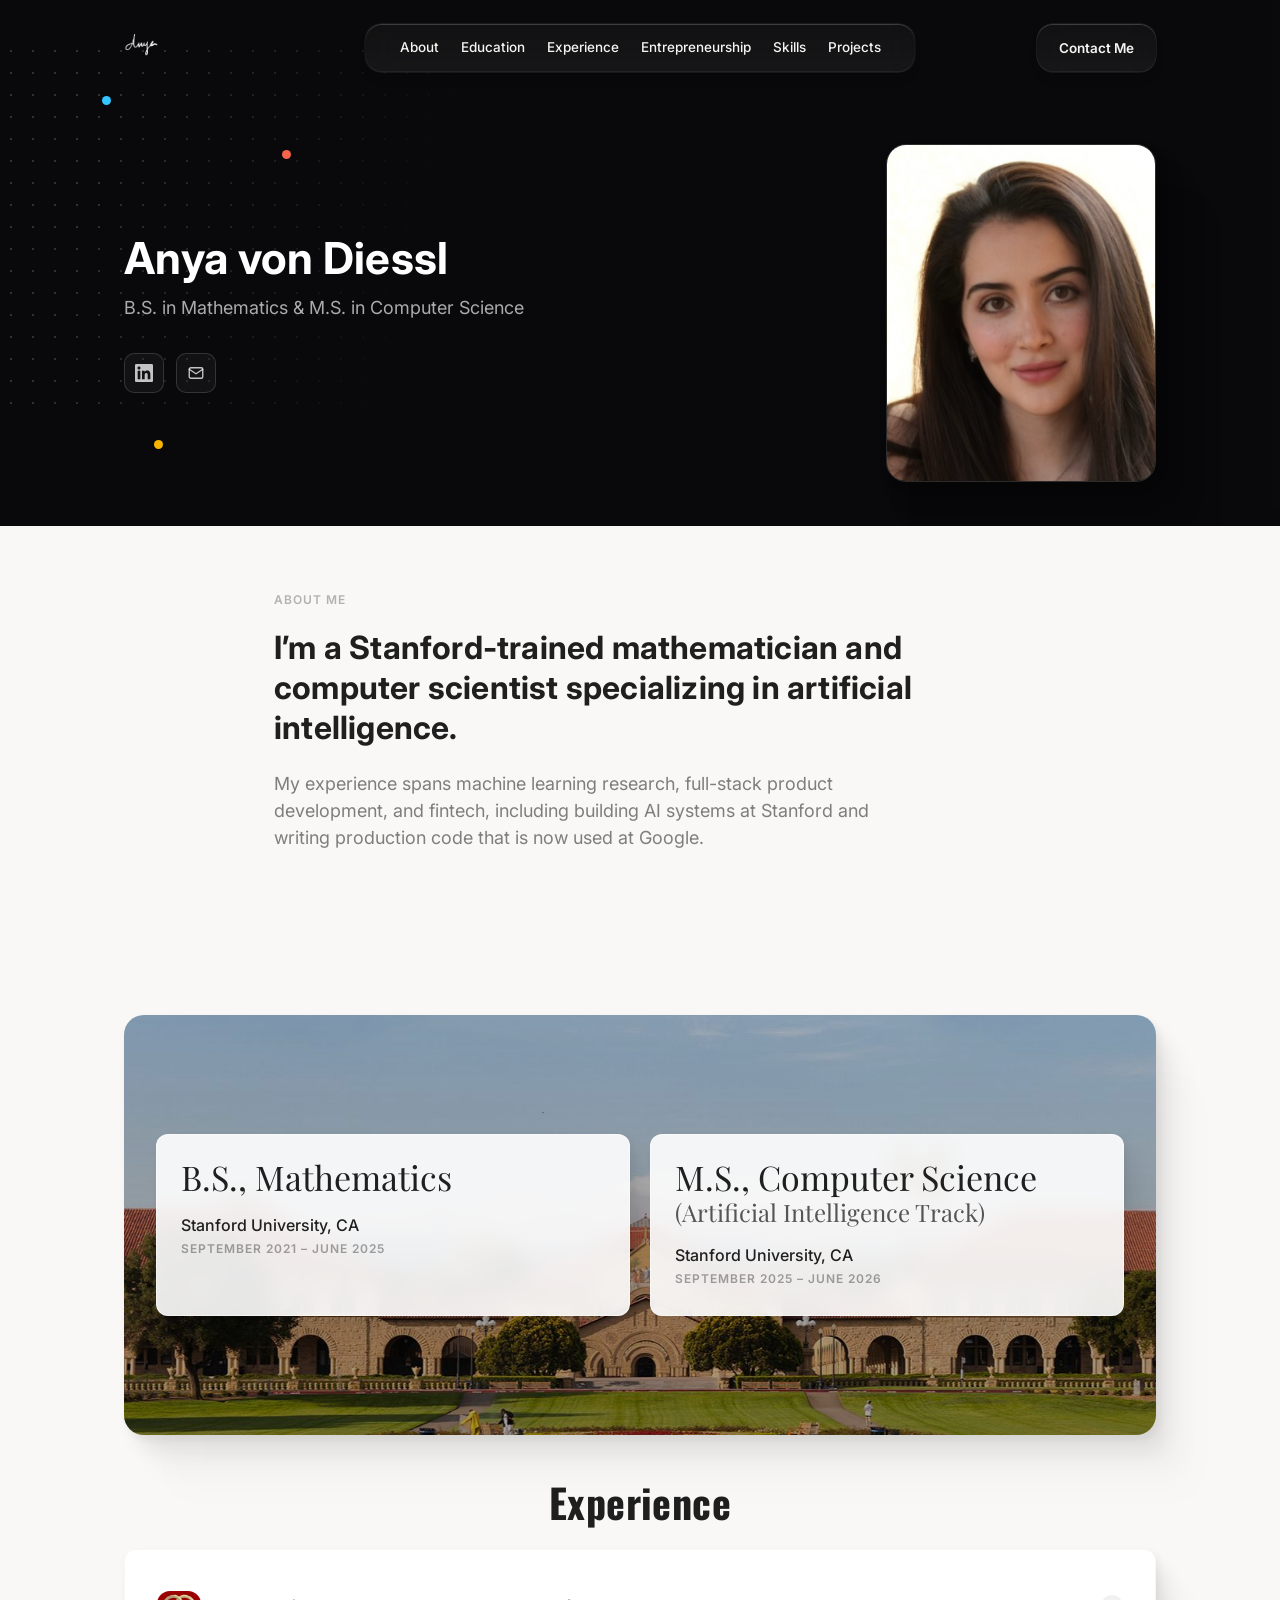
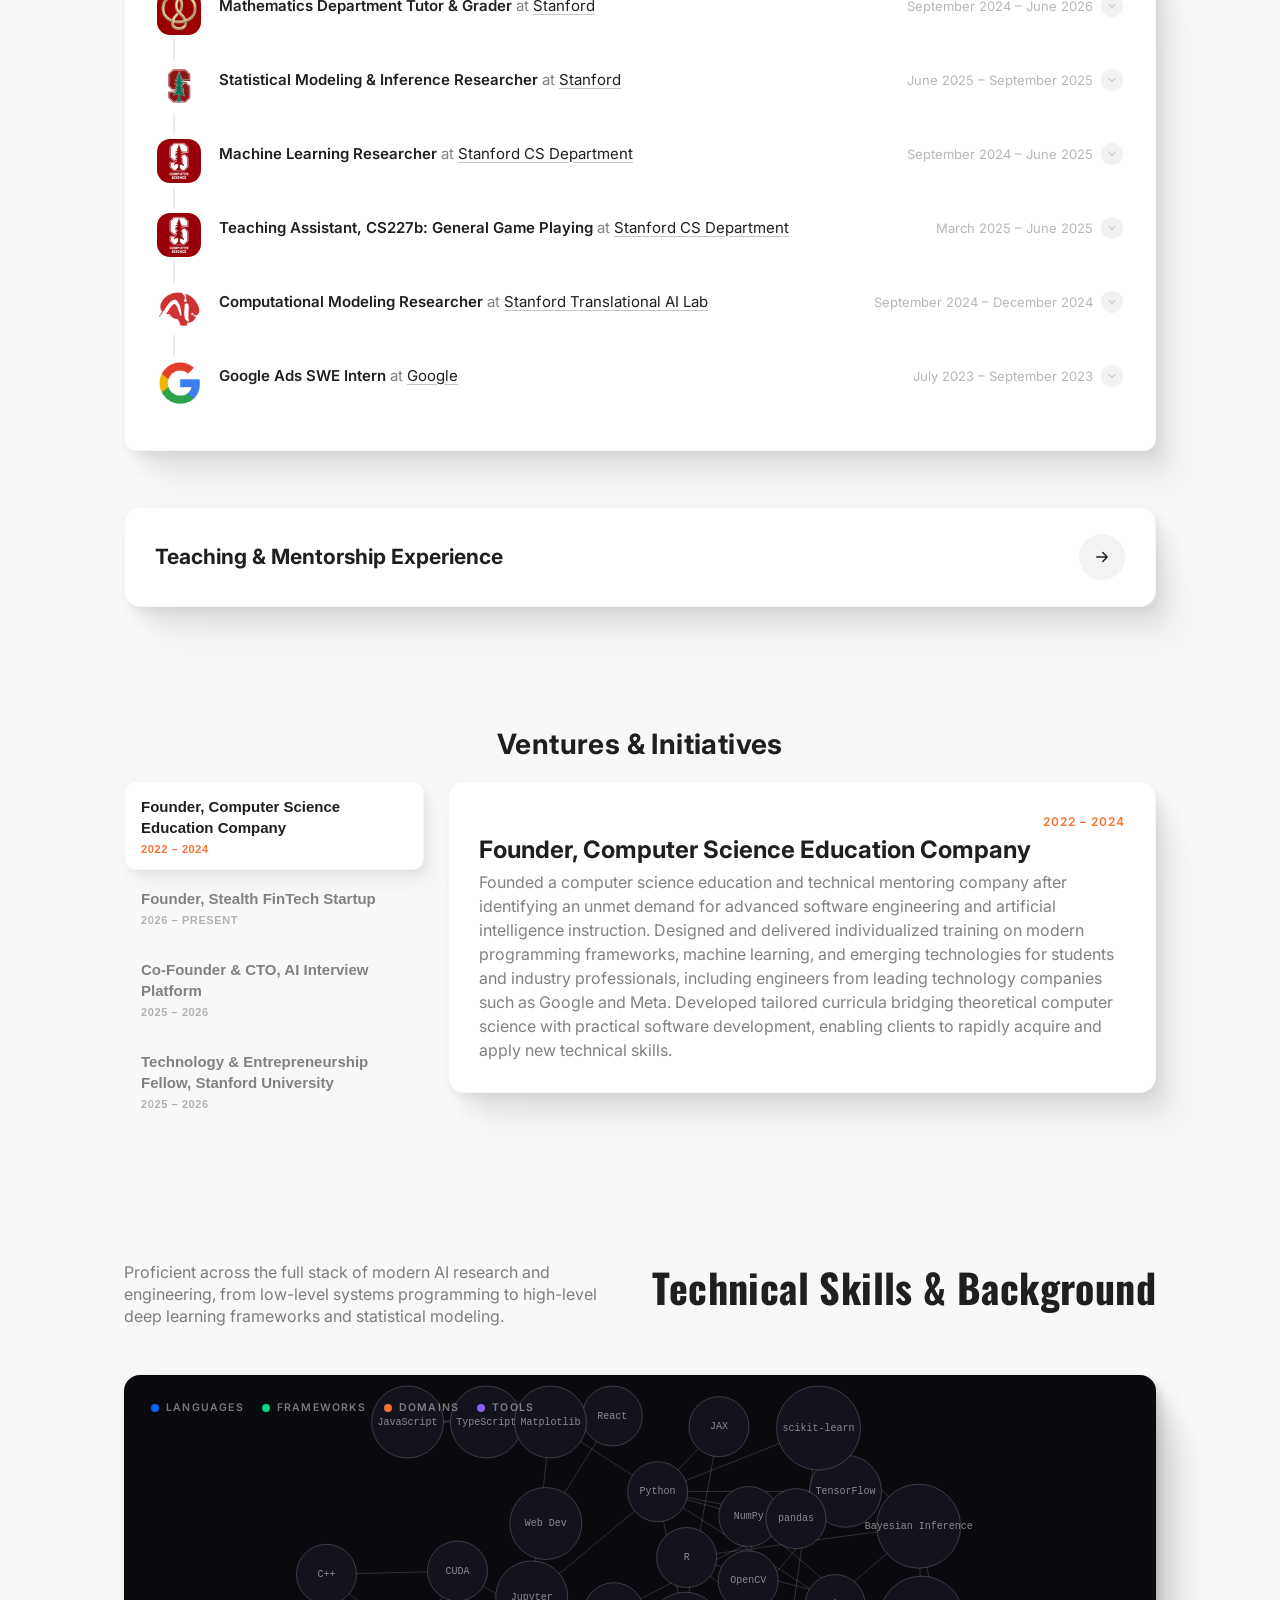
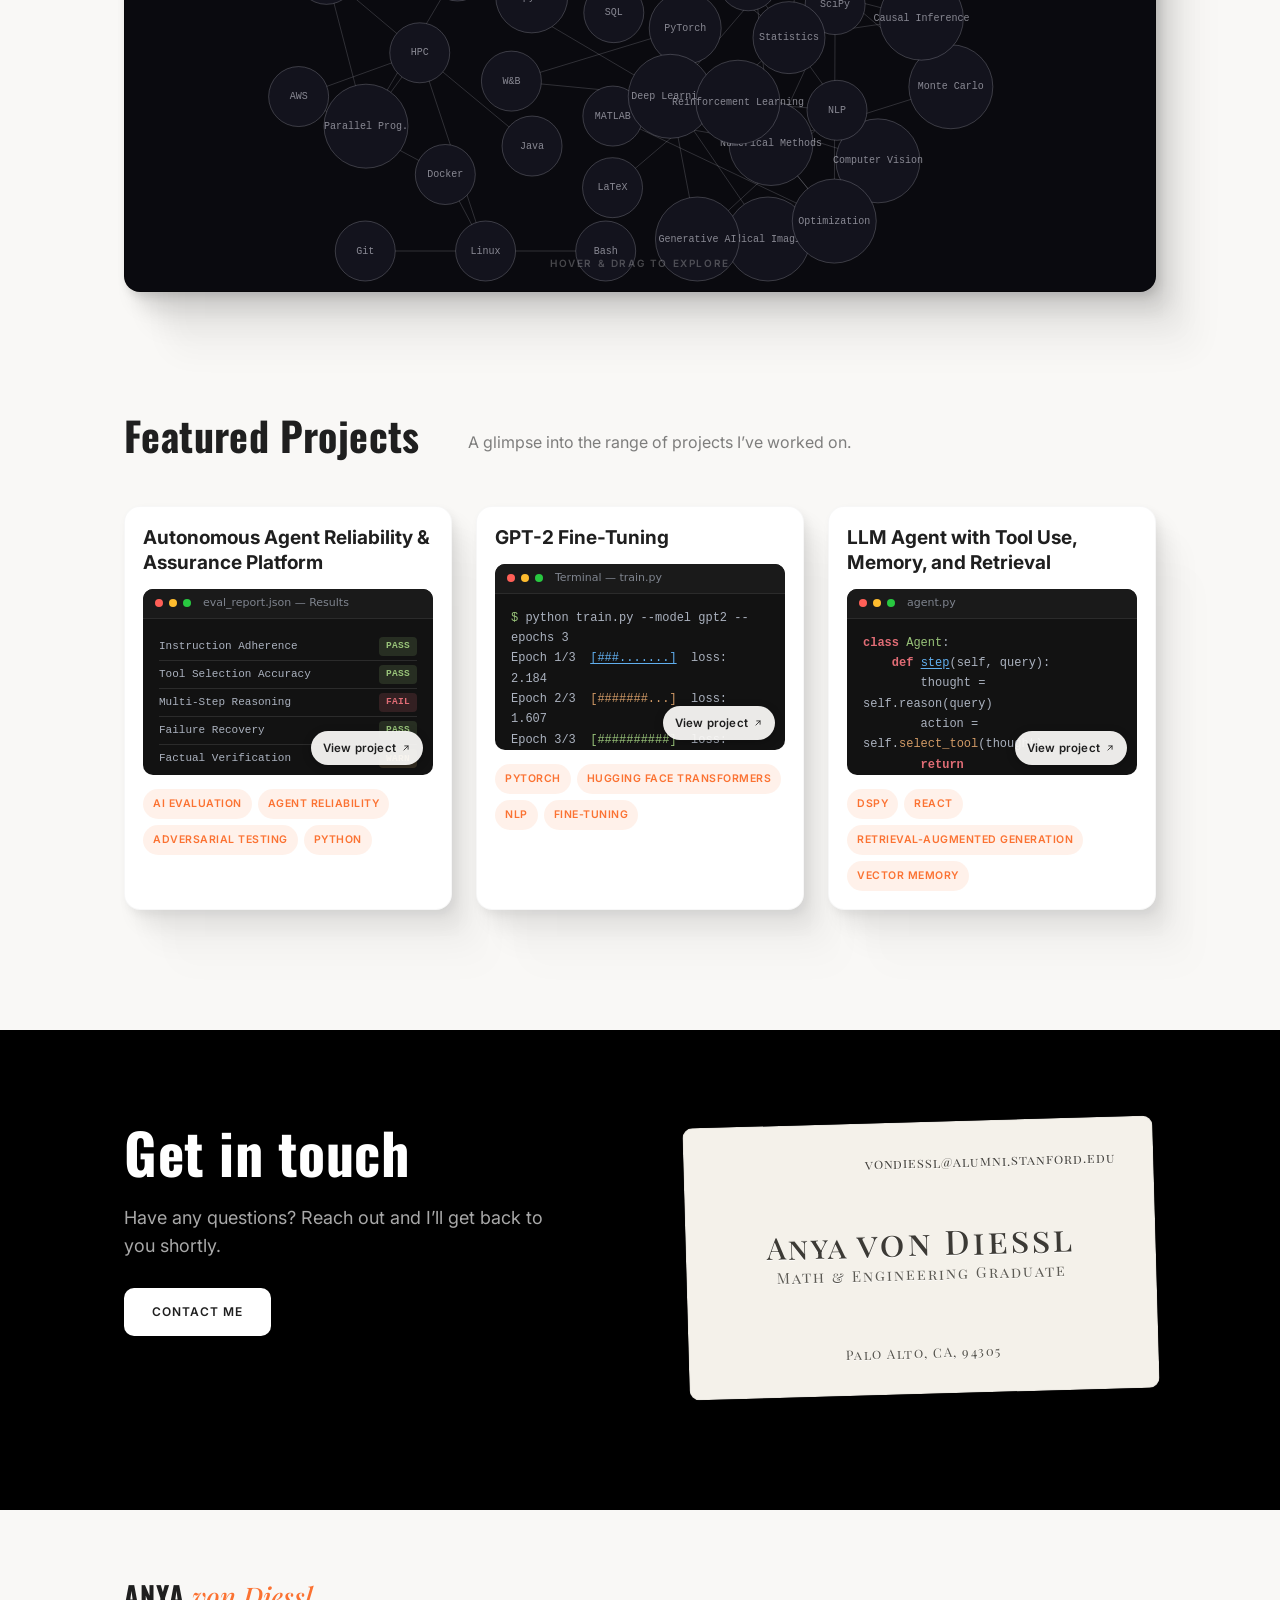
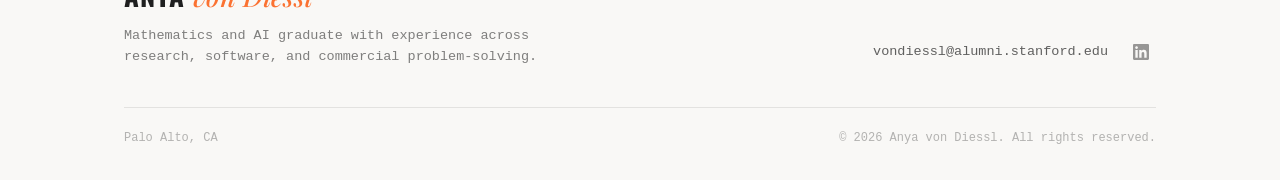
<file: _archive-old-site/index.html>
<!DOCTYPE html>
<html lang="en">
<head>
  <meta charset="UTF-8" />
  <meta name="viewport" content="width=device-width, initial-scale=1.0" />
  <title>Anya von Diessl</title>
  <meta name="description" content="Anya von Diessl is a Stanford-trained mathematician and computer scientist specializing in AI, with experience across machine learning research, full-stack engineering, and fintech." />
  <link rel="canonical" href="https://www.anyavondiessl.com/" />
  <meta property="og:type" content="website" />
  <meta property="og:site_name" content="Anya von Diessl" />
  <meta property="og:title" content="Anya von Diessl" />
  <meta property="og:description" content="Stanford-trained mathematician and computer scientist specializing in AI, with experience across machine learning research, full-stack engineering, and fintech." />
  <meta property="og:url" content="https://www.anyavondiessl.com/" />
  <meta property="og:image" content="https://www.anyavondiessl.com/images/headshot.png" />
  <meta name="twitter:card" content="summary_large_image" />
  <meta name="twitter:title" content="Anya von Diessl" />
  <meta name="twitter:description" content="Stanford-trained mathematician and computer scientist specializing in AI, with experience across machine learning research, full-stack engineering, and fintech." />
  <meta name="twitter:image" content="https://www.anyavondiessl.com/images/headshot.png" />
  <meta name="theme-color" content="#164a68" />
  <link rel="icon" href="favicon.ico" sizes="32x32" />
  <link rel="icon" type="image/svg+xml" href="favicon.svg" />
  <link rel="apple-touch-icon" href="apple-touch-icon.png" />
  <link rel="manifest" href="site.webmanifest" />
  <link rel="preconnect" href="https://fonts.googleapis.com" />
  <link rel="preconnect" href="https://fonts.gstatic.com" crossorigin />
  <link href="https://fonts.googleapis.com/css2?family=Inter:wght@400;500;600;700&family=Oswald:wght@500;600;700&family=Playfair+Display:wght@400;500&display=swap" rel="stylesheet" />
  <link rel="stylesheet" href="styles.css" />
</head>
<body>
  <!-- Signature logo, fixed far-left, aligned with content start -->
  <a href="#" class="brand" aria-label="Home">
    <img src="AnyaSignature.png" alt="Anya von Diessl signature" width="320" height="320" decoding="async" />
  </a>

  <!-- Floating glass nav pill -->
  <header class="nav" id="nav">
    <nav class="nav-inner" aria-label="Primary">
      <ul class="nav-links">
        <li><a class="nav-link" href="#about">About</a></li>
        <li><a class="nav-link" href="#education">Education</a></li>
        <li><a class="nav-link" href="#experience">Experience</a></li>
        <li><a class="nav-link" href="#entrepreneurship">Entrepreneurship</a></li>
        <li><a class="nav-link" href="#skills">Skills</a></li>
        <li><a class="nav-link" href="#projects">Projects</a></li>
      </ul>
    </nav>
  </header>

  <!-- Floating glass contact pill -->
  <div class="nav nav-contact" id="navContact">
    <div class="nav-inner nav-contact-inner">
      <a class="nav-contact-link" href="contact.html">Contact Me</a>
    </div>
  </div>

  <!-- Hamburger button -->
  <button class="hamburger" id="hamburger" aria-label="Open menu" aria-expanded="false">
    <span class="ham-icon" aria-hidden="true">
      <span></span><span></span><span></span>
    </span>
  </button>

  <!-- Mobile menu overlay -->
  <div class="mobile-menu" id="mobileMenu" aria-hidden="true">
    <div class="mobile-panel">
      <nav class="m-flatlist" aria-label="Primary (mobile)">
        <a class="m-flatlink" href="#about">About</a>
        <a class="m-flatlink" href="#education">Education</a>
        <a class="m-flatlink" href="#experience">Experience</a>
        <a class="m-flatlink" href="#entrepreneurship">Entrepreneurship</a>
        <a class="m-flatlink" href="#skills">Skills</a>
        <a class="m-flatlink" href="#projects">Projects</a>
      </nav>
      <a href="contact.html" class="btn-cta mobile-cta">Get in touch</a>
    </div>
  </div>

  <main>
    <!-- HERO -->
    <section class="hero" id="about">
      <video
        class="hero-ascii-bg"
        src="https://assets.21st.dev/ascii-recipes/videos/user_3I8QRgdp7zi7Xf4OJ7kQvS751Nn/8c29b54c-cc32-44d2-aa79-d76e0265e080.mp4"
        poster="https://assets.21st.dev/ascii-recipes/thumbnails/user_3I8QRgdp7zi7Xf4OJ7kQvS751Nn/92dbb983-c391-47d6-b9fe-fd341ce3a291.webp"
        autoplay
        loop
        muted
        playsinline
        aria-hidden="true"
      ></video>
      <div class="hero-ascii-scrim" aria-hidden="true"></div>
      <div class="dot-grid" aria-hidden="true"></div>
      <span class="accent-dot accent-blue" aria-hidden="true"></span>
      <span class="accent-dot accent-orange" aria-hidden="true"></span>
      <span class="accent-dot accent-yellow" aria-hidden="true"></span>

      <div class="container hero-inner">
        <div class="hero-text">
          <h1 class="hero-name">Anya von Diessl</h1>
          <p class="hero-subtitle">B.S. in Mathematics &amp; M.S. in Computer Science</p>
          <div class="hero-social" aria-label="Contact links">
            <a class="hero-social-link" href="https://www.linkedin.com/in/anya-von-diessl/" target="_blank" rel="noopener noreferrer" aria-label="LinkedIn">
              <svg viewBox="0 0 24 24" width="18" height="18" fill="currentColor" aria-hidden="true"><path d="M20.447 20.452h-3.554v-5.569c0-1.328-.027-3.037-1.852-3.037-1.853 0-2.136 1.445-2.136 2.939v5.667H9.351V9h3.414v1.561h.046c.477-.9 1.637-1.85 3.37-1.85 3.601 0 4.267 2.37 4.267 5.455v6.286zM5.337 7.433c-1.144 0-2.063-.926-2.063-2.065 0-1.138.92-2.063 2.063-2.063 1.14 0 2.064.925 2.064 2.063 0 1.139-.925 2.065-2.064 2.065zm1.782 13.019H3.555V9h3.564v11.452zM22.225 0H1.771C.792 0 0 .774 0 1.729v20.542C0 23.227.792 24 1.771 24h20.451C23.2 24 24 23.227 24 22.271V1.729C24 .774 23.2 0 22.222 0h.003z"/></svg>
            </a>
            <a class="hero-social-link" href="mailto:vondiessl@alumni.stanford.edu" aria-label="Email">
              <svg viewBox="0 0 24 24" width="18" height="18" fill="none" stroke="currentColor" stroke-width="1.8" stroke-linecap="round" stroke-linejoin="round" aria-hidden="true"><rect x="3" y="5" width="18" height="14" rx="2"/><path d="M3 7l9 6 9-6"/></svg>
            </a>
          </div>
        </div>
        <div class="hero-photo">
          <img src="images/headshot.png" alt="Portrait of Anya von Diessl" width="578" height="474" fetchpriority="high" decoding="async" />
        </div>
      </div>
    </section>

    <!-- BIO / ACHIEVEMENTS -->
    <section class="bio-section">
      <div class="container bio-inner">
        <p class="eyebrow bio-eyebrow">About Me</p>
        <h2 class="bio-statement">I&rsquo;m a Stanford-trained mathematician and computer scientist specializing in artificial intelligence.</h2>
        <p class="bio-text">My experience spans machine learning research, full-stack product development, and fintech, including building AI systems at Stanford and writing production code that is now used at Google.</p>
      </div>
    </section>

    <!-- CAMPUS IMAGE (sticky reveal) with Education cards overlaid -->
    <div class="container edu" id="education">
      <div class="campus-photo" id="campusPhoto">
        <img class="campus-photo-img" src="images/stanfordMainQuad.jpg" alt="Stanford University Main Quad" width="2000" height="700" loading="lazy" decoding="async" />
        <div class="campus-photo-scrim" aria-hidden="true"></div>
        <div class="edu-grid campus-edu">
          <div class="card edu-card">
            <p class="edu-degree">B.S., Mathematics</p>
            <p class="edu-school">Stanford University, CA</p>
            <p class="edu-dates">September 2021 &ndash; June 2025</p>
          </div>
          <div class="card edu-card">
            <p class="edu-degree">M.S., Computer Science <span class="edu-track">(Artificial Intelligence Track)</span></p>
            <p class="edu-school">Stanford University, CA</p>
            <p class="edu-dates">September 2025 &ndash; June 2026</p>
          </div>
        </div>
      </div>
    </div>

    <!-- floating product card -->
    <div class="container" id="experience">
      <h2 class="edu-title">Experience</h2>
      <div class="card hero-card">
        <div class="timeline" id="timeline">
          <div class="tl-track">

            <div class="tl-row">
              <span class="tl-logo" aria-hidden="true">
                <img src="images/jobicons/mathDepartmentRedBackground.png" alt="" width="128" height="128" loading="lazy" decoding="async" />
              </span>
              <p class="tl-line"><strong>Mathematics Department Tutor &amp; Grader</strong> <span class="tl-verb">at</span> <span class="tl-link">Stanford</span></p>
              <div class="tl-meta">
                <span class="tl-date">September 2024 &ndash; June 2026</span>
                <button class="tl-toggle" type="button" aria-expanded="false" aria-label="Show details">
                  <svg viewBox="0 0 24 24" width="12" height="12"><path d="M6 9l6 6 6-6" fill="none" stroke="currentColor" stroke-width="2" stroke-linecap="round" stroke-linejoin="round"/></svg>
                </button>
              </div>
              <p class="tl-desc">Provided advanced instruction in theoretical and applied mathematics through Stanford&rsquo;s Mathematics Department. Guided students through rigorous explorations of vector space theory, multivariable analysis, and differential systems, with specialized focus on spectral and matrix theory, eigenvalue and singular value decomposition (SVD), dimensionality reduction, proof construction, and the analysis of linear operators and dynamical systems. Graded coursework and examinations for four undergraduate mathematics courses, working closely with Stanford Mathematics Department professors.</p>
            </div>

            <div class="tl-row">
              <span class="tl-logo" aria-hidden="true">
                <img src="images/jobicons/stanford.png" alt="" width="128" height="128" loading="lazy" decoding="async" />
              </span>
              <p class="tl-line"><strong>Statistical Modeling &amp; Inference Researcher</strong> <span class="tl-verb">at</span> <span class="tl-link">Stanford</span></p>
              <div class="tl-meta">
                <span class="tl-date">June 2025 &ndash; September 2025</span>
                <button class="tl-toggle" type="button" aria-expanded="false" aria-label="Show details">
                  <svg viewBox="0 0 24 24" width="12" height="12"><path d="M6 9l6 6 6-6" fill="none" stroke="currentColor" stroke-width="2" stroke-linecap="round" stroke-linejoin="round"/></svg>
                </button>
              </div>
              <p class="tl-desc">Conducted research on latent-variable and probabilistic models for uncertainty quantification in high-dimensional, noisy datasets. Developed and implemented Bayesian inference frameworks and variational optimization algorithms to uncover hidden structure and mitigate estimation bias in predictive modeling. Leveraged stochastic process theory, information-theoretic measures, and causal inference techniques to enhance model identifiability, interpretability, and robustness in complex real-world systems.</p>
            </div>

            <div class="tl-row">
              <span class="tl-logo" aria-hidden="true">
                <img src="images/jobicons/stanfordComputerScience.png" alt="" width="128" height="128" loading="lazy" decoding="async" />
              </span>
              <p class="tl-line"><strong>Machine Learning Researcher</strong> <span class="tl-verb">at</span> <span class="tl-link">Stanford CS Department</span></p>
              <div class="tl-meta">
                <span class="tl-date">September 2024 &ndash; June 2025</span>
                <button class="tl-toggle" type="button" aria-expanded="false" aria-label="Show details">
                  <svg viewBox="0 0 24 24" width="12" height="12"><path d="M6 9l6 6 6-6" fill="none" stroke="currentColor" stroke-width="2" stroke-linecap="round" stroke-linejoin="round"/></svg>
                </button>
              </div>
              <p class="tl-desc">Developed a contrastive deep learning model to identify regulatory differences in chromatin accessibility across normal, tumor, and metastatic states. By leveraging CNN architectures like ChromBPNet, applied advanced machine learning techniques to enhance the precision of sequence-to-function predictions, with a focus on refining computational models for disease progression, particularly in thyroid cancer.</p>
            </div>

            <div class="tl-row">
              <span class="tl-logo" aria-hidden="true">
                <img src="images/jobicons/stanfordComputerScience.png" alt="" width="128" height="128" loading="lazy" decoding="async" />
              </span>
              <p class="tl-line"><strong>Teaching Assistant, CS227b: General Game Playing</strong> <span class="tl-verb">at</span> <span class="tl-link">Stanford CS Department</span></p>
              <div class="tl-meta">
                <span class="tl-date">March 2025 &ndash; June 2025</span>
                <button class="tl-toggle" type="button" aria-expanded="false" aria-label="Show details">
                  <svg viewBox="0 0 24 24" width="12" height="12"><path d="M6 9l6 6 6-6" fill="none" stroke="currentColor" stroke-width="2" stroke-linecap="round" stroke-linejoin="round"/></svg>
                </button>
              </div>
              <p class="tl-desc">Assisted in teaching a graduate-level AI course on the design of autonomous agents capable of strategic reasoning in novel environments. Guided students in applying methods from automated reasoning, symbolic knowledge representation, adversarial and heuristic search, resource-bounded planning, and algorithmic game theory to develop general-purpose intelligence systems that learn and execute strategies from formal game descriptions.</p>
            </div>

            <div class="tl-row">
              <span class="tl-logo" aria-hidden="true">
                <img src="images/jobicons/stai.png" alt="" width="128" height="128" loading="lazy" decoding="async" />
              </span>
              <p class="tl-line"><strong>Computational Modeling Researcher</strong> <span class="tl-verb">at</span> <span class="tl-link">Stanford Translational AI Lab</span></p>
              <div class="tl-meta">
                <span class="tl-date">September 2024 &ndash; December 2024</span>
                <button class="tl-toggle" type="button" aria-expanded="false" aria-label="Show details">
                  <svg viewBox="0 0 24 24" width="12" height="12"><path d="M6 9l6 6 6-6" fill="none" stroke="currentColor" stroke-width="2" stroke-linecap="round" stroke-linejoin="round"/></svg>
                </button>
              </div>
              <p class="tl-desc">Conducted interdisciplinary research uniting artificial intelligence, probabilistic modeling, and computational medicine. Developed and deployed deep learning architectures for computer vision and medical imaging, integrating probabilistic inference to quantify uncertainty and extract high-fidelity biomarkers. Leveraged Bayesian and data-driven modeling frameworks to improve diagnostic prediction, enhance model interpretability, and advance precision healthcare through statistically robust AI systems.</p>
            </div>

            <div class="tl-row">
              <span class="tl-logo" aria-hidden="true">
                <img src="images/jobicons/google.png" alt="" width="128" height="128" loading="lazy" decoding="async" />
              </span>
              <p class="tl-line"><strong>Google Ads SWE Intern</strong> <span class="tl-verb">at</span> <span class="tl-link">Google</span></p>
              <div class="tl-meta">
                <span class="tl-date">July 2023 &ndash; September 2023</span>
                <button class="tl-toggle" type="button" aria-expanded="false" aria-label="Show details">
                  <svg viewBox="0 0 24 24" width="12" height="12"><path d="M6 9l6 6 6-6" fill="none" stroke="currentColor" stroke-width="2" stroke-linecap="round" stroke-linejoin="round"/></svg>
                </button>
              </div>
              <p class="tl-desc">Developed a high-performance, production-scale interface for a real-time fraud detection platform within Google Ads, leveraging TypeScript, HTML, and CSS to engineer modular, scalable, and latency-optimized components. Collaborated with cross-functional teams to translate complex fraud analytics pipelines and anomaly detection workflows into intuitive, data-rich visual systems, enhancing usability, reliability, and decision speed across a platform processing billions of ad transactions daily.</p>
            </div>

          </div>
        </div>
      </div>
    </div>

    <!-- TEACHING & MENTORSHIP LINK -->
    <div class="container">
      <a href="teaching-mentorship.html" class="feature-link-card">
        <span class="feature-link-text">Teaching &amp; Mentorship Experience</span>
        <span class="feature-link-arrow" aria-hidden="true">
          <svg viewBox="0 0 24 24" width="18" height="18"><path d="M5 12h14M13 6l6 6-6 6" fill="none" stroke="currentColor" stroke-width="2" stroke-linecap="round" stroke-linejoin="round"/></svg>
        </span>
      </a>
    </div>

    <!-- ENTREPRENEURSHIP -->
    <section class="block container" id="entrepreneurship">
      <h2 class="block-head center">Ventures &amp; Initiatives</h2>

      <div class="vent-switcher">
        <div class="vent-list" role="tablist" aria-label="Ventures &amp; initiatives roles">
          <button class="vent-item active" data-index="0" role="tab" aria-selected="true" type="button">
            <span class="vent-item-title">Founder, Computer Science Education Company</span>
            <span class="vent-item-dates">2022 &ndash; 2024</span>
          </button>
          <button class="vent-item" data-index="1" role="tab" aria-selected="false" type="button">
            <span class="vent-item-title">Founder, Stealth FinTech Startup</span>
            <span class="vent-item-dates">2026 &ndash; Present</span>
          </button>
          <button class="vent-item" data-index="2" role="tab" aria-selected="false" type="button">
            <span class="vent-item-title">Co-Founder &amp; CTO, AI Interview Platform</span>
            <span class="vent-item-dates">2025 &ndash; 2026</span>
          </button>
          <button class="vent-item" data-index="3" role="tab" aria-selected="false" type="button">
            <span class="vent-item-title">Technology &amp; Entrepreneurship Fellow, Stanford University</span>
            <span class="vent-item-dates">2025 &ndash; 2026</span>
          </button>
        </div>

        <div class="vent-panel-wrap">
          <div class="vent-panels">
            <div class="vent-panel active" data-index="0">
              <p class="vent-panel-eyebrow">2022 &ndash; 2024</p>
              <h3 class="vent-panel-title">Founder, Computer Science Education Company</h3>
              <p class="vent-panel-desc">Founded a computer science education and technical mentoring company after identifying an unmet demand for advanced software engineering and artificial intelligence instruction. Designed and delivered individualized training on modern programming frameworks, machine learning, and emerging technologies for students and industry professionals, including engineers from leading technology companies such as Google and Meta. Developed tailored curricula bridging theoretical computer science with practical software development, enabling clients to rapidly acquire and apply new technical skills.</p>
            </div>
            <div class="vent-panel" data-index="1">
              <p class="vent-panel-eyebrow">2026 &ndash; Present</p>
              <h3 class="vent-panel-title">Founder, Stealth FinTech Startup</h3>
              <p class="vent-panel-desc">Founded a stealth fintech venture focused on applying artificial intelligence and modern software infrastructure to improve financial services and user decision-making. Led product strategy, technical architecture, and full-stack engineering, designing scalable backend systems, intelligent automation workflows, and secure data pipelines while driving rapid product development from concept through prototype. Collaborated with early users and industry stakeholders to validate product-market fit and refine the platform based on iterative customer feedback.</p>
            </div>
            <div class="vent-panel" data-index="2">
              <p class="vent-panel-eyebrow">2025 &ndash; 2026</p>
              <h3 class="vent-panel-title">Co-Founder &amp; CTO, AI Interview Platform</h3>
              <p class="vent-panel-desc">Co-founded an AI-powered interview platform that conducts adaptive voice and text interviews using customizable conversational agents, enabling organizations to tailor interviewer tone, communication style, and evaluation criteria to specific hiring workflows. Architected and developed the platform&rsquo;s MVP, implementing real-time conversational AI, configurable prompting pipelines, automated interview summarization, and structured candidate analysis. Collaborated on investor fundraising and product strategy, presenting the company to leading venture capital firms, with the platform attracting interest from Y Combinator and multiple early-stage investors.</p>
            </div>
            <div class="vent-panel" data-index="3">
              <p class="vent-panel-eyebrow">2025 &ndash; 2026</p>
              <h3 class="vent-panel-title">Technology &amp; Entrepreneurship Fellow, Stanford University</h3>
              <p class="vent-panel-desc">Selected to participate in Professor Charles Eesley&rsquo;s Technology and Entrepreneurship Seminar, an invitation-based program connecting high-potential founders with leading entrepreneurs and venture investors. Engaged in advanced discussions on venture creation, startup strategy, fundraising, and technology commercialization while receiving mentorship from experienced founders and investors. Built relationships within Stanford&rsquo;s entrepreneurial ecosystem through regular interactions with venture capitalists, startup executives, and emerging technology founders.</p>
            </div>
          </div>
        </div>
      </div>
    </section>

    <!-- TECHNICAL SKILLS & BACKGROUND -->
    <section class="block container" id="skills">
      <div class="edu-header-row">
        <p class="body-text edu-header-fill">Proficient across the full stack of modern AI research and engineering, from low-level systems programming to high-level deep learning frameworks and statistical modeling.</p>
        <h2 class="edu-title edu-title-right">Technical Skills &amp; Background</h2>
      </div>

      <div class="skills-panel" id="skillsPanel">
        <div class="skills-legend" aria-hidden="true">
          <span class="skills-legend-item"><span class="skills-legend-dot skills-legend-language"></span>Languages</span>
          <span class="skills-legend-item"><span class="skills-legend-dot skills-legend-framework"></span>Frameworks</span>
          <span class="skills-legend-item"><span class="skills-legend-dot skills-legend-domain"></span>Domains</span>
          <span class="skills-legend-item"><span class="skills-legend-dot skills-legend-tool"></span>Tools</span>
        </div>
        <canvas class="skills-graph" id="skillsGraph" role="img" aria-label="Interactive node graph of technical skills grouped by language, framework, domain, and tool"></canvas>
        <p class="skills-hint">Hover &amp; drag to explore</p>
      </div>
    </section>

    <!-- PROJECTS -->
    <section class="block container" id="projects">
      <div class="edu-header-row">
        <h2 class="edu-title edu-title-left">Featured Projects</h2>
        <p class="body-text edu-header-fill">A glimpse into the range of projects I&rsquo;ve worked on.</p>
      </div>

      <div class="proj-grid">
        <a class="proj-card" href="project-agent-reliability.html">
          <h3 class="proj-card-title">Autonomous Agent Reliability &amp; Assurance Platform</h3>
          <div class="proj-card-media">
            <div class="mini-window">
              <div class="mini-window-bar" aria-hidden="true">
                <span class="mw-dot mw-red"></span><span class="mw-dot mw-yellow"></span><span class="mw-dot mw-green"></span>
                <span class="mini-window-label">eval_report.json &mdash; Results</span>
              </div>
              <div class="mini-window-body">
                <div class="mw-eval-row"><span>Instruction Adherence</span><span class="mw-eval-badge mw-eval-pass">PASS</span></div>
                <div class="mw-eval-row"><span>Tool Selection Accuracy</span><span class="mw-eval-badge mw-eval-pass">PASS</span></div>
                <div class="mw-eval-row"><span>Multi-Step Reasoning</span><span class="mw-eval-badge mw-eval-fail">FAIL</span></div>
                <div class="mw-eval-row"><span>Failure Recovery</span><span class="mw-eval-badge mw-eval-pass">PASS</span></div>
                <div class="mw-eval-row"><span>Factual Verification</span><span class="mw-eval-badge mw-eval-warn">WARN</span></div>
              </div>
            </div>
            <span class="proj-card-btn">View project <svg viewBox="0 0 24 24" aria-hidden="true"><path d="M7 17L17 7M9 7h8v8" fill="none" stroke="currentColor" stroke-width="2" stroke-linecap="round" stroke-linejoin="round"/></svg></span>
          </div>
          <div class="proj-card-tags">
            <span class="project-tag">AI Evaluation</span>
            <span class="project-tag">Agent Reliability</span>
            <span class="project-tag">Adversarial Testing</span>
            <span class="project-tag">Python</span>
          </div>
        </a>

        <a class="proj-card" href="project-gpt2.html">
          <h3 class="proj-card-title">GPT-2 Fine-Tuning</h3>
          <div class="proj-card-media">
            <div class="mini-window">
              <div class="mini-window-bar" aria-hidden="true">
                <span class="mw-dot mw-red"></span><span class="mw-dot mw-yellow"></span><span class="mw-dot mw-green"></span>
                <span class="mini-window-label">Terminal &mdash; train.py</span>
              </div>
              <div class="mini-window-body">
                <div class="mw-line"><span class="mw-prompt">$</span> python train.py --model gpt2 --epochs 3</div>
                <div class="mw-line">Epoch 1/3  <span class="s-blue">[###.......]</span>  loss: 2.184</div>
                <div class="mw-line">Epoch 2/3  <span class="s-orange">[#######...]</span>  loss: 1.607</div>
                <div class="mw-line">Epoch 3/3  <span class="s-green">[##########]</span>  loss: 1.203</div>
                <div class="mw-line"><span class="s-green">&#10003;</span> checkpoint saved<span class="mw-cursor" aria-hidden="true"></span></div>
              </div>
            </div>
            <span class="proj-card-btn">View project <svg viewBox="0 0 24 24" aria-hidden="true"><path d="M7 17L17 7M9 7h8v8" fill="none" stroke="currentColor" stroke-width="2" stroke-linecap="round" stroke-linejoin="round"/></svg></span>
          </div>
          <div class="proj-card-tags">
            <span class="project-tag">PyTorch</span>
            <span class="project-tag">Hugging Face Transformers</span>
            <span class="project-tag">NLP</span>
            <span class="project-tag">Fine-Tuning</span>
          </div>
        </a>

        <a class="proj-card" href="project-llm-agent.html">
          <h3 class="proj-card-title">LLM Agent with Tool Use, Memory, and Retrieval</h3>
          <div class="proj-card-media">
            <div class="mini-window">
              <div class="mini-window-bar" aria-hidden="true">
                <span class="mw-dot mw-red"></span><span class="mw-dot mw-yellow"></span><span class="mw-dot mw-green"></span>
                <span class="mini-window-label">agent.py</span>
              </div>
              <div class="mini-window-body">
                <div class="mw-line"><span class="s-head">class</span> <span class="s-green">Agent</span>:</div>
                <div class="mw-line">    <span class="s-head">def</span> <span class="s-blue">step</span>(self, query):</div>
                <div class="mw-line">        thought = self.reason(query)</div>
                <div class="mw-line">        action = self.<span class="s-orange">select_tool</span>(thought)</div>
                <div class="mw-line">        <span class="s-head">return</span> self.memory.recall(action)</div>
              </div>
            </div>
            <span class="proj-card-btn">View project <svg viewBox="0 0 24 24" aria-hidden="true"><path d="M7 17L17 7M9 7h8v8" fill="none" stroke="currentColor" stroke-width="2" stroke-linecap="round" stroke-linejoin="round"/></svg></span>
          </div>
          <div class="proj-card-tags">
            <span class="project-tag">DSPy</span>
            <span class="project-tag">ReAct</span>
            <span class="project-tag">Retrieval-Augmented Generation</span>
            <span class="project-tag">Vector Memory</span>
          </div>
        </a>
      </div>
    </section>

  </main>

  <!-- CONTACT TEASER -->
  <section class="contact-teaser">
    <div class="container contact-teaser-inner">
      <div class="contact-teaser-left">
        <h2 class="contact-teaser-title">Get in touch</h2>
        <p class="contact-teaser-text">Have any questions? Reach out and I&rsquo;ll get back to you shortly.</p>
        <a href="contact.html" class="contact-teaser-cta">Contact Me</a>
      </div>
      <div class="contact-teaser-right">
        <div class="card bizcard">
          <div class="bizcard-inner">
            <a class="bc-email" href="mailto:vondiessl@alumni.stanford.edu">vondiessl@alumni.stanford.edu</a>
            <div class="bc-center">
              <h3 class="bc-name">Anya <span class="bc-sur">von Diessl</span></h3>
              <p class="bc-role">Math &amp; Engineering Graduate</p>
            </div>
            <p class="bc-location">Palo Alto, CA, 94305</p>
          </div>
        </div>
      </div>
    </div>
  </section>

  <footer class="site-footer">
    <div class="footer-glow" aria-hidden="true"></div>
    <div class="container footer-inner">
      <div class="footer-top">
        <div class="footer-brand">
          <p class="footer-name"><span class="footer-name-first">Anya</span> <span class="footer-name-last">von Diessl</span></p>
          <p class="footer-tagline">Mathematics and AI graduate with experience across research, software, and commercial problem-solving.</p>
        </div>
        <div class="footer-contact">
          <a class="footer-email" href="mailto:vondiessl@alumni.stanford.edu">vondiessl@alumni.stanford.edu</a>
          <a class="footer-social" href="https://www.linkedin.com/in/anya-von-diessl/" target="_blank" rel="noopener noreferrer" aria-label="LinkedIn">
            <svg viewBox="0 0 24 24" width="16" height="16" fill="currentColor" aria-hidden="true"><path d="M20.447 20.452h-3.554v-5.569c0-1.328-.027-3.037-1.852-3.037-1.853 0-2.136 1.445-2.136 2.939v5.667H9.351V9h3.414v1.561h.046c.477-.9 1.637-1.85 3.37-1.85 3.601 0 4.267 2.37 4.267 5.455v6.286zM5.337 7.433c-1.144 0-2.063-.926-2.063-2.065 0-1.138.92-2.063 2.063-2.063 1.14 0 2.064.925 2.064 2.063 0 1.139-.925 2.065-2.064 2.065zm1.782 13.019H3.555V9h3.564v11.452zM22.225 0H1.771C.792 0 0 .774 0 1.729v20.542C0 23.227.792 24 1.771 24h20.451C23.2 24 24 23.227 24 22.271V1.729C24 .774 23.2 0 22.222 0h.003z"/></svg>
          </a>
        </div>
      </div>
      <div class="footer-rule" aria-hidden="true"></div>
      <div class="footer-bottom">
        <span>Palo Alto, CA</span>
        <span>&copy; <span id="footer-year">2025</span> Anya von Diessl. All rights reserved.</span>
      </div>
    </div>
  </footer>

  <script src="script.js"></script>
</body>
</html>
</file>
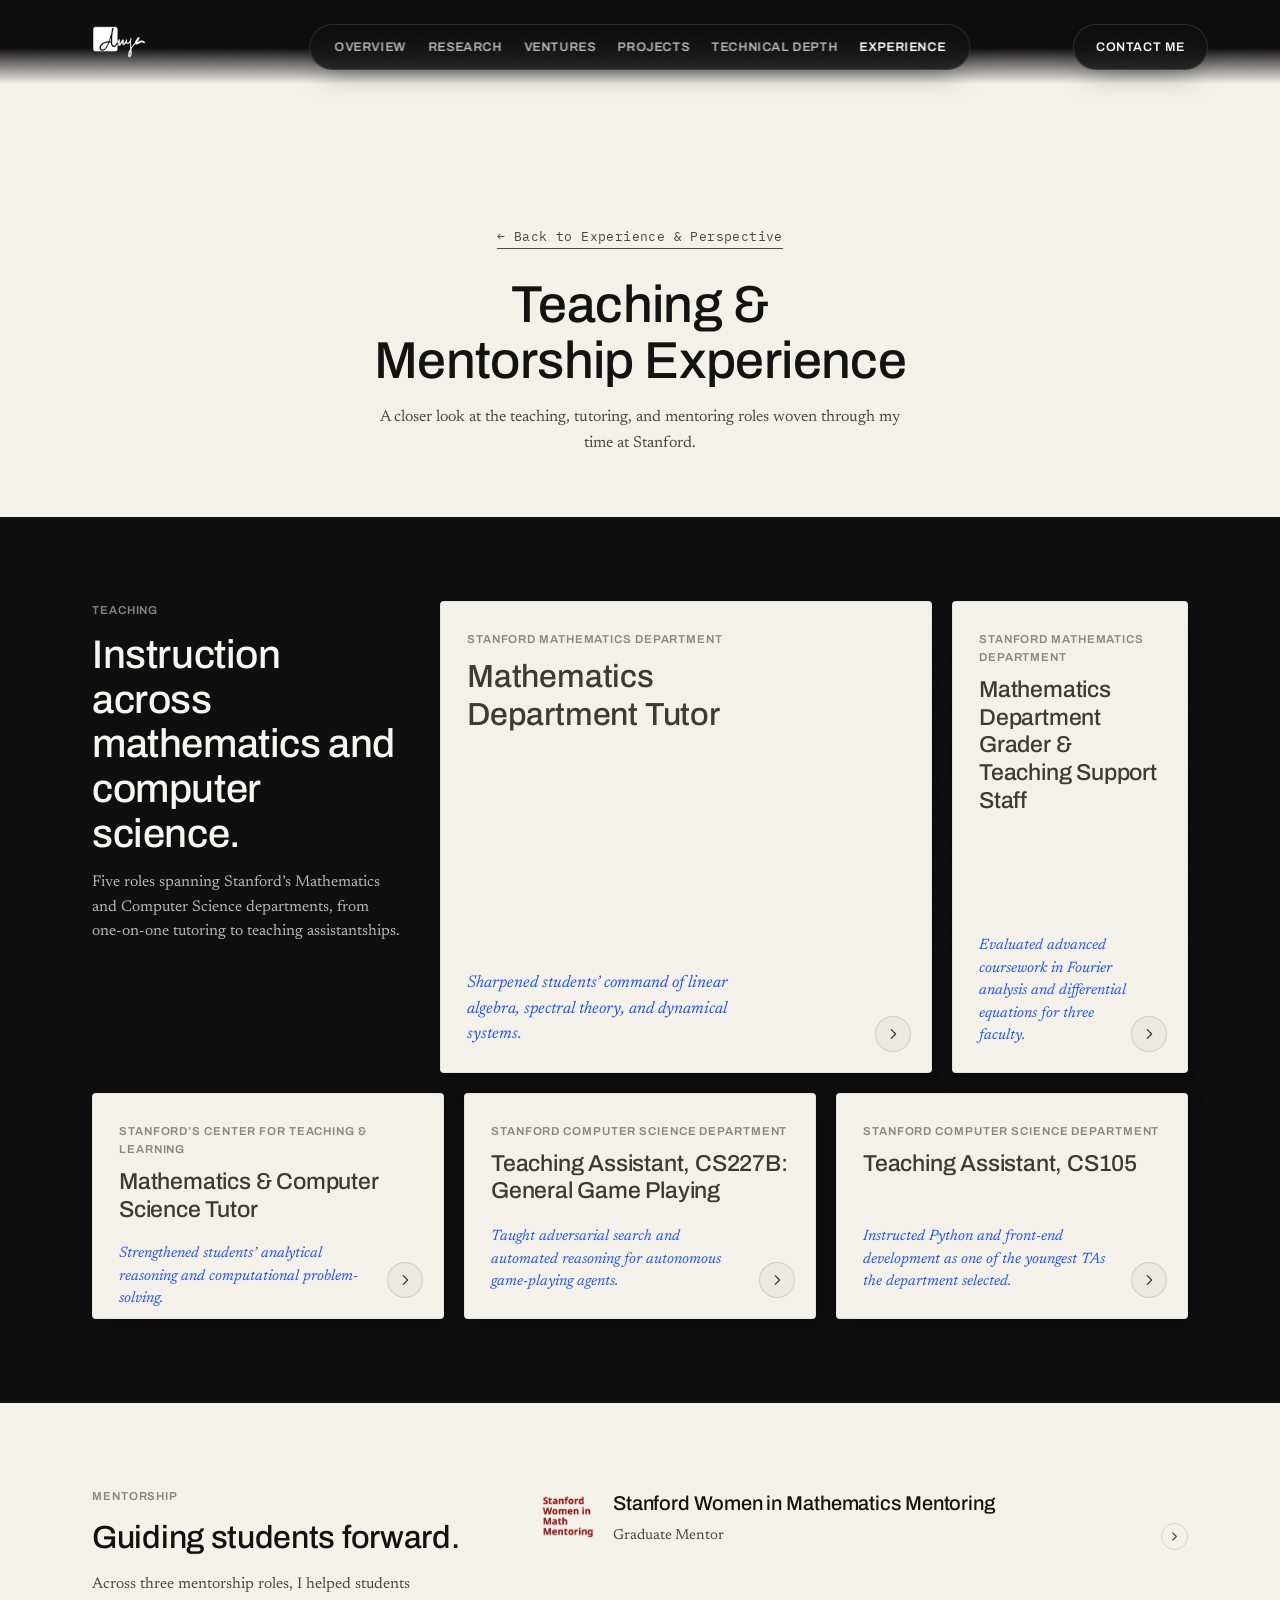
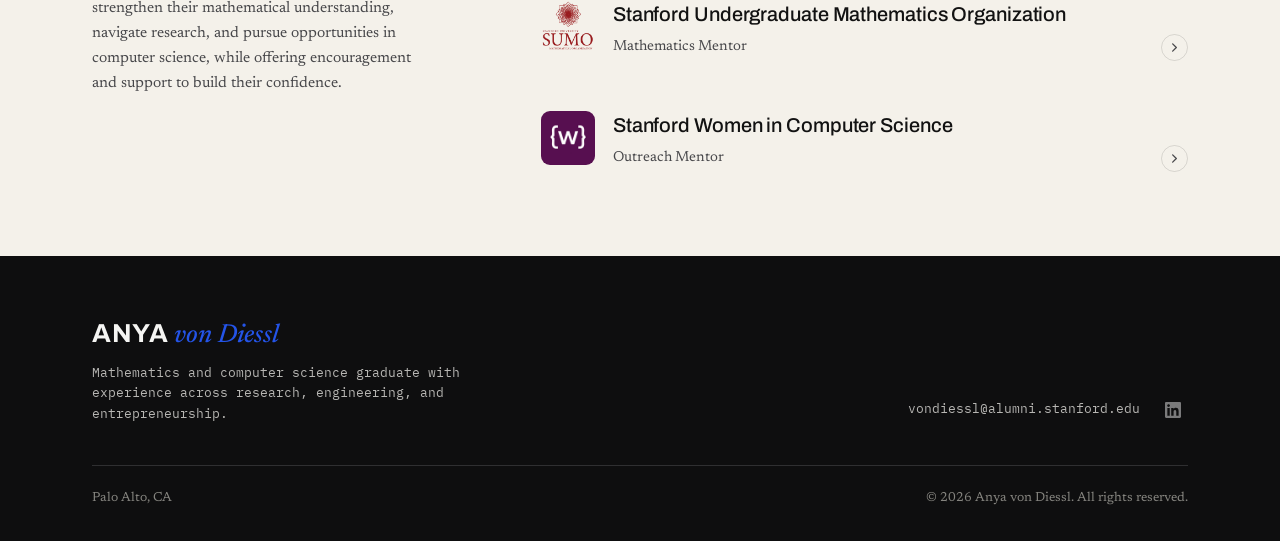
<file: teaching-mentorship.html>
<!DOCTYPE html>
<html lang="en">
<head>
  <!-- Google tag (gtag.js) -->
  <script async src="https://www.googletagmanager.com/gtag/js?id=G-92CZG7EBX9"></script>
  <script>
    window.dataLayer = window.dataLayer || [];
    function gtag(){dataLayer.push(arguments);}
    gtag('js', new Date());

    gtag('config', 'G-92CZG7EBX9');
  </script>
  <meta charset="UTF-8" />
  <meta name="viewport" content="width=device-width, initial-scale=1.0" />
  <title>Teaching &amp; Mentorship Experience &mdash; Anya von Diessl</title>
  <meta name="description" content="A closer look at Anya von Diessl's teaching, tutoring, and mentoring roles at Stanford, from mathematics instruction to graduate research mentorship." />
  <link rel="canonical" href="https://www.anyavondiessl.com/teaching-mentorship.html" />
  <meta property="og:type" content="article" />
  <meta property="og:site_name" content="Anya von Diessl" />
  <meta property="og:title" content="Teaching &amp; Mentorship Experience" />
  <meta property="og:description" content="A closer look at Anya von Diessl's teaching, tutoring, and mentoring roles at Stanford, from mathematics instruction to graduate research mentorship." />
  <meta property="og:url" content="https://www.anyavondiessl.com/teaching-mentorship.html" />
  <meta property="og:image" content="https://www.anyavondiessl.com/images/cropped_headshot.jpeg" />
  <meta name="twitter:card" content="summary" />
  <meta name="twitter:title" content="Teaching &amp; Mentorship Experience" />
  <meta name="twitter:description" content="A closer look at Anya von Diessl's teaching, tutoring, and mentoring roles at Stanford, from mathematics instruction to graduate research mentorship." />
  <meta name="theme-color" content="#0e0e0f" />
  <link rel="icon" href="images/branding/favicon_white_background.png" media="(prefers-color-scheme: dark)" />
  <link rel="icon" href="images/branding/favicon_black_background.png" media="(prefers-color-scheme: light)" />
  <link rel="icon" href="favicon.ico" sizes="32x32" />
  <link rel="apple-touch-icon" href="apple-touch-icon.png" />
  <link rel="manifest" href="site.webmanifest" />
  <link rel="preconnect" href="https://fonts.googleapis.com" />
  <link rel="preconnect" href="https://fonts.gstatic.com" crossorigin />
  <link href="https://fonts.googleapis.com/css2?family=Archivo:wght@500;600;700;800&family=Newsreader:ital,wght@0,400;0,500;1,400&family=IBM+Plex+Mono:wght@400;500&family=Playfair+Display:wght@400;500;600;700&display=swap" rel="stylesheet" />
  <link rel="stylesheet" href="styles.css" />
</head>
<body>

  <div id="grain" aria-hidden="true"></div>

  <!-- ================= TOP: nav + hamburger (no hero on this page) ================= -->
  <div class="top">
    <div class="wrap">
      <header class="site-header">
        <a href="index.html" class="wordmark"><img src="images/branding/top_left_corner_icon.png" alt="Anya von Diessl" /></a>
        <nav class="nav">
          <a href="index.html#overview">Overview</a>
          <a href="index.html#research">Research</a>
          <a href="index.html#ventures">Ventures</a>
          <a href="index.html#projects">Projects</a>
          <a href="index.html#skills">Technical Depth</a>
          <a href="index.html#about" class="active">Experience</a>
        </nav>
        <a href="index.html#contact" class="nav-contact">Contact Me</a>
        <button type="button" class="hamburger" id="hamburger" aria-label="Open menu" aria-expanded="false" aria-controls="mobile-menu">
          <span class="hamburger-box" aria-hidden="true"><span></span><span></span><span></span></span>
        </button>
      </header>

      <div class="mobile-menu" id="mobile-menu" aria-hidden="true">
        <nav aria-label="Primary (mobile)">
          <a href="index.html#overview">Overview</a>
          <a href="index.html#research">Research</a>
          <a href="index.html#ventures">Ventures</a>
          <a href="index.html#projects">Projects</a>
          <a href="index.html#skills">Technical Depth</a>
          <a href="index.html#about">Experience</a>
          <a href="index.html#contact">Contact</a>
        </nav>
      </div>
    </div>
  </div>

  <!-- ================= PAGE INTRO ================= -->
  <div class="wrap">
    <section class="page-intro">
      <a href="index.html#about" class="page-back text-link">&larr; Back to Experience &amp; Perspective</a>
      <h1>Teaching &amp; Mentorship Experience</h1>
      <p class="copy">A closer look at the teaching, tutoring, and mentoring roles woven through my time at Stanford.</p>
    </section>
  </div>

  <!-- ================= TEACHING (bento, mirrors Entrepreneurship) ================= -->
  <section class="venture-section">
    <div class="wrap">
      <div class="venture-layout">
        <div class="venture-intro">
          <p class="label">Teaching</p>
          <h2>Instruction across mathematics and computer science.</h2>
          <p class="copy">Five roles spanning Stanford&rsquo;s Mathematics and Computer Science departments, from one-on-one tutoring to teaching assistantships.</p>
        </div>

        <div class="venture-bento-top">

          <div class="flip-card flip-card-featured spotlight spotlight-tint">
            <div class="flip-card-inner">
              <div class="flip-card-face flip-card-front">
                <p class="label">Stanford Mathematics Department</p>
                <h3>Mathematics Department Tutor</h3>
                <p class="flip-highlight">Sharpened students&rsquo; command of linear algebra, spectral theory, and dynamical systems.</p>
                <button type="button" class="flip-btn magnetic" aria-label="Show details">
                  <svg viewBox="0 0 16 16" fill="none" xmlns="http://www.w3.org/2000/svg"><path d="M6 3l5 5-5 5" stroke="currentColor" stroke-width="1.5" stroke-linecap="round" stroke-linejoin="round" /></svg>
                </button>
              </div>
              <div class="flip-card-face flip-card-back">
                <span class="flip-date">Sept 2024&ndash;June 2026</span>
                <h3>Mathematics Department Tutor</h3>
                <p class="flip-desc">Provided advanced instruction in theoretical and applied mathematics through Stanford&rsquo;s Mathematics Department. Guided students through rigorous explorations of vector space theory, multivariable analysis, and differential systems, with specialized focus on spectral and matrix theory, eigenvalue and singular value decomposition (SVD), dimensionality reduction, proof construction, and the analysis of linear operators and dynamical systems.</p>
                <button type="button" class="flip-btn magnetic" aria-label="Hide details">
                  <svg viewBox="0 0 16 16" fill="none" xmlns="http://www.w3.org/2000/svg"><path d="M6 3l5 5-5 5" stroke="currentColor" stroke-width="1.5" stroke-linecap="round" stroke-linejoin="round" /></svg>
                </button>
              </div>
            </div>
          </div>

          <div class="flip-card flip-card-tall spotlight spotlight-tint">
            <div class="flip-card-inner">
              <div class="flip-card-face flip-card-front">
                <p class="label">Stanford Mathematics Department</p>
                <h3>Mathematics Department Grader &amp; Teaching Support Staff</h3>
                <p class="flip-highlight">Evaluated advanced coursework in Fourier analysis and differential equations for three faculty.</p>
                <button type="button" class="flip-btn magnetic" aria-label="Show details">
                  <svg viewBox="0 0 16 16" fill="none" xmlns="http://www.w3.org/2000/svg"><path d="M6 3l5 5-5 5" stroke="currentColor" stroke-width="1.5" stroke-linecap="round" stroke-linejoin="round" /></svg>
                </button>
              </div>
              <div class="flip-card-face flip-card-back">
                <span class="flip-date">Jan 2025&ndash;June 2026</span>
                <h3>Mathematics Department Grader &amp; Teaching Support Staff</h3>
                <p class="flip-desc">Graded mathematical work involving Fourier analysis, ordinary differential equations, differential calculus, and integral calculus. Worked under Professors Lernik Asserian (Spr &rsquo;25), Christine Taylor (Win &rsquo;26), and Mark Lucianovic (Win &rsquo;25 &amp; Spr &rsquo;26). Developed strong academic and working relationships with professors across the math department.</p>
                <button type="button" class="flip-btn magnetic" aria-label="Hide details">
                  <svg viewBox="0 0 16 16" fill="none" xmlns="http://www.w3.org/2000/svg"><path d="M6 3l5 5-5 5" stroke="currentColor" stroke-width="1.5" stroke-linecap="round" stroke-linejoin="round" /></svg>
                </button>
              </div>
            </div>
          </div>

        </div>
      </div>

      <div class="venture-bento-bottom">

        <div class="flip-card spotlight spotlight-tint">
          <div class="flip-card-inner">
            <div class="flip-card-face flip-card-front">
              <p class="label">Stanford&rsquo;s Center for Teaching &amp; Learning</p>
              <h3>Mathematics &amp; Computer Science Tutor</h3>
              <p class="flip-highlight">Strengthened students&rsquo; analytical reasoning and computational problem-solving.</p>
              <button type="button" class="flip-btn magnetic" aria-label="Show details">
                <svg viewBox="0 0 16 16" fill="none" xmlns="http://www.w3.org/2000/svg"><path d="M6 3l5 5-5 5" stroke="currentColor" stroke-width="1.5" stroke-linecap="round" stroke-linejoin="round" /></svg>
              </button>
            </div>
            <div class="flip-card-face flip-card-back">
              <span class="flip-date">Jan 2024&ndash;Jan 2026</span>
              <h3>Mathematics &amp; Computer Science Tutor</h3>
              <p class="flip-desc">Selected to provide individualized instruction in mathematics and computer science, guiding Stanford students through advanced quantitative coursework and developing their analytical reasoning, computational thinking, and independent problem-solving.</p>
              <button type="button" class="flip-btn magnetic" aria-label="Hide details">
                <svg viewBox="0 0 16 16" fill="none" xmlns="http://www.w3.org/2000/svg"><path d="M6 3l5 5-5 5" stroke="currentColor" stroke-width="1.5" stroke-linecap="round" stroke-linejoin="round" /></svg>
              </button>
            </div>
          </div>
        </div>

        <div class="flip-card spotlight spotlight-tint">
          <div class="flip-card-inner">
            <div class="flip-card-face flip-card-front">
              <p class="label">Stanford Computer Science Department</p>
              <h3>Teaching Assistant, CS227B: General Game Playing</h3>
              <p class="flip-highlight">Taught adversarial search and automated reasoning for autonomous game-playing agents.</p>
              <button type="button" class="flip-btn magnetic" aria-label="Show details">
                <svg viewBox="0 0 16 16" fill="none" xmlns="http://www.w3.org/2000/svg"><path d="M6 3l5 5-5 5" stroke="currentColor" stroke-width="1.5" stroke-linecap="round" stroke-linejoin="round" /></svg>
              </button>
            </div>
            <div class="flip-card-face flip-card-back">
              <span class="flip-date">March 2025&ndash;June 2025</span>
              <h3>Teaching Assistant, CS227B</h3>
              <p class="flip-desc">Assisted in teaching a graduate-level AI course on the design of autonomous agents capable of strategic reasoning in novel environments. Guided students in applying methods from automated reasoning, symbolic knowledge representation, adversarial and heuristic search, resource-bounded planning, and algorithmic game theory to develop general-purpose intelligence systems that learn and execute strategies from formal game descriptions.</p>
              <button type="button" class="flip-btn magnetic" aria-label="Hide details">
                <svg viewBox="0 0 16 16" fill="none" xmlns="http://www.w3.org/2000/svg"><path d="M6 3l5 5-5 5" stroke="currentColor" stroke-width="1.5" stroke-linecap="round" stroke-linejoin="round" /></svg>
              </button>
            </div>
          </div>
        </div>

        <div class="flip-card spotlight spotlight-tint">
          <div class="flip-card-inner">
            <div class="flip-card-face flip-card-front">
              <p class="label">Stanford Computer Science Department</p>
              <h3>Teaching Assistant, CS105</h3>
              <p class="flip-highlight">Instructed Python and front-end development as one of the youngest TAs the department selected.</p>
              <button type="button" class="flip-btn magnetic" aria-label="Show details">
                <svg viewBox="0 0 16 16" fill="none" xmlns="http://www.w3.org/2000/svg"><path d="M6 3l5 5-5 5" stroke="currentColor" stroke-width="1.5" stroke-linecap="round" stroke-linejoin="round" /></svg>
              </button>
            </div>
            <div class="flip-card-face flip-card-back">
              <span class="flip-date">Sept 2023&ndash;Jan 2024</span>
              <h3>Teaching Assistant, CS105</h3>
              <p class="flip-desc">Served as an instructor for Stanford CS105, teaching Python and front-end development while mentoring students through technical projects and problem-solving. One of very few third-year undergraduate students selected by the Stanford Computer Science Department to serve as a teaching assistant.</p>
              <button type="button" class="flip-btn magnetic" aria-label="Hide details">
                <svg viewBox="0 0 16 16" fill="none" xmlns="http://www.w3.org/2000/svg"><path d="M6 3l5 5-5 5" stroke="currentColor" stroke-width="1.5" stroke-linecap="round" stroke-linejoin="round" /></svg>
              </button>
            </div>
          </div>
        </div>

      </div>
    </div>
  </section>

  <!-- ================= MENTORSHIP (mirrors Experience & Perspective) ================= -->
  <div class="wrap">
  <section class="about" id="mentorship">
    <div>
      <p class="label">Mentorship</p>
      <h2>Guiding students forward.</h2>
      <p class="copy">Across three mentorship roles, I helped students strengthen their mathematical understanding, navigate research, and pursue opportunities in computer science, while offering encouragement and support to build their confidence.</p>
    </div>
    <div class="cv-list">
      <div class="cv-row spotlight spotlight-tint">
        <img class="cv-logo" src="images/jobicons/swimm_no_background.png" alt="" />
        <div class="cv-body">
          <div class="cv-row-head">
            <span class="cv-org">Stanford Women in Mathematics Mentoring</span>
            <div class="cv-role-line">
              <p class="cv-role">Graduate Mentor</p>
              <button type="button" class="cv-toggle" aria-expanded="false" aria-label="Show role details">
                <svg viewBox="0 0 12 12" fill="none" xmlns="http://www.w3.org/2000/svg" aria-hidden="true">
                  <path d="M4 2 8 6 4 10" stroke="currentColor" stroke-width="1.4" stroke-linecap="round" stroke-linejoin="round" />
                </svg>
              </button>
            </div>
          </div>
          <div class="cv-desc-wrap">
            <div class="cv-desc-inner">
              <span class="cv-year">Sept 2025 &ndash; June 2026</span>
              <p class="cv-desc">Selected to mentor Stanford undergraduates in advanced mathematics, quantitative research, graduate study, and career development through individual advising, panels, and community events, as part of Stanford Women in Mathematics Mentoring (SWIMM).</p>
            </div>
          </div>
        </div>
      </div>

      <div class="cv-row spotlight spotlight-tint">
        <img class="cv-logo" src="images/jobicons/sumo_no_background.png" alt="" />
        <div class="cv-body">
          <div class="cv-row-head">
            <span class="cv-org">Stanford Undergraduate Mathematics Organization</span>
            <div class="cv-role-line">
              <p class="cv-role">Mathematics Mentor</p>
              <button type="button" class="cv-toggle" aria-expanded="false" aria-label="Show role details">
                <svg viewBox="0 0 12 12" fill="none" xmlns="http://www.w3.org/2000/svg" aria-hidden="true">
                  <path d="M4 2 8 6 4 10" stroke="currentColor" stroke-width="1.4" stroke-linecap="round" stroke-linejoin="round" />
                </svg>
              </button>
            </div>
          </div>
          <div class="cv-desc-wrap">
            <div class="cv-desc-inner">
              <span class="cv-year">Sept 2024 &ndash; June 2025</span>
              <p class="cv-desc">Provided technical mentorship on navigating advanced curricula, identifying research specializations, and pursuing opportunities across quantitative fields, with the Stanford Undergraduate Mathematics Organization (SUMO).</p>
            </div>
          </div>
        </div>
      </div>

      <div class="cv-row spotlight spotlight-tint">
        <img class="cv-logo" src="images/jobicons/wics.png" alt="" />
        <div class="cv-body">
          <div class="cv-row-head">
            <span class="cv-org">Stanford Women in Computer Science</span>
            <div class="cv-role-line">
              <p class="cv-role">Outreach Mentor</p>
              <button type="button" class="cv-toggle" aria-expanded="false" aria-label="Show role details">
                <svg viewBox="0 0 12 12" fill="none" xmlns="http://www.w3.org/2000/svg" aria-hidden="true">
                  <path d="M4 2 8 6 4 10" stroke="currentColor" stroke-width="1.4" stroke-linecap="round" stroke-linejoin="round" />
                </svg>
              </button>
            </div>
          </div>
          <div class="cv-desc-wrap">
            <div class="cv-desc-inner">
              <span class="cv-year">Jan 2022 &ndash; Jan 2023</span>
              <p class="cv-desc">Worked to expand access to computer science education by providing volunteer programming instruction and technical mentorship to historically underrepresented communities, with Stanford Women in Computer Science (WiCS).</p>
            </div>
          </div>
        </div>
      </div>
    </div>
  </section>
  </div>

  <footer class="site-footer" id="footer">
    <div class="wrap footer-inner">
      <div class="footer-top">
        <div class="footer-brand">
          <p class="footer-name"><span class="footer-name-first">Anya</span> <span class="footer-name-last">von Diessl</span></p>
          <p class="footer-tagline">Mathematics and computer science graduate with experience across research, engineering, and entrepreneurship.</p>
        </div>
        <div class="footer-contact">
          <a class="footer-email" href="mailto:vondiessl@alumni.stanford.edu">vondiessl@alumni.stanford.edu</a>
          <a class="footer-social magnetic" href="https://www.linkedin.com/in/anya-von-diessl/" target="_blank" rel="noopener noreferrer" aria-label="LinkedIn">
            <svg viewBox="0 0 24 24" width="16" height="16" fill="currentColor" aria-hidden="true"><path d="M20.447 20.452h-3.554v-5.569c0-1.328-.027-3.037-1.852-3.037-1.853 0-2.136 1.445-2.136 2.939v5.667H9.351V9h3.414v1.561h.046c.477-.9 1.637-1.85 3.37-1.85 3.601 0 4.267 2.37 4.267 5.455v6.286zM5.337 7.433c-1.144 0-2.063-.926-2.063-2.065 0-1.138.92-2.063 2.063-2.063 1.14 0 2.064.925 2.064 2.063 0 1.139-.925 2.065-2.064 2.065zm1.782 13.019H3.555V9h3.564v11.452zM22.225 0H1.771C.792 0 0 .774 0 1.729v20.542C0 23.227.792 24 1.771 24h20.451C23.2 24 24 23.227 24 22.271V1.729C24 .774 23.2 0 22.222 0h.003z" /></svg>
          </a>
        </div>
      </div>
      <div class="footer-rule" aria-hidden="true"></div>
      <div class="footer-bottom">
        <span>Palo Alto, CA</span>
        <span>&copy; <span id="year">2026</span> Anya von Diessl. All rights reserved.</span>
      </div>
    </div>
  </footer>

  <script src="script.js"></script>
</body>
</html>
</file>
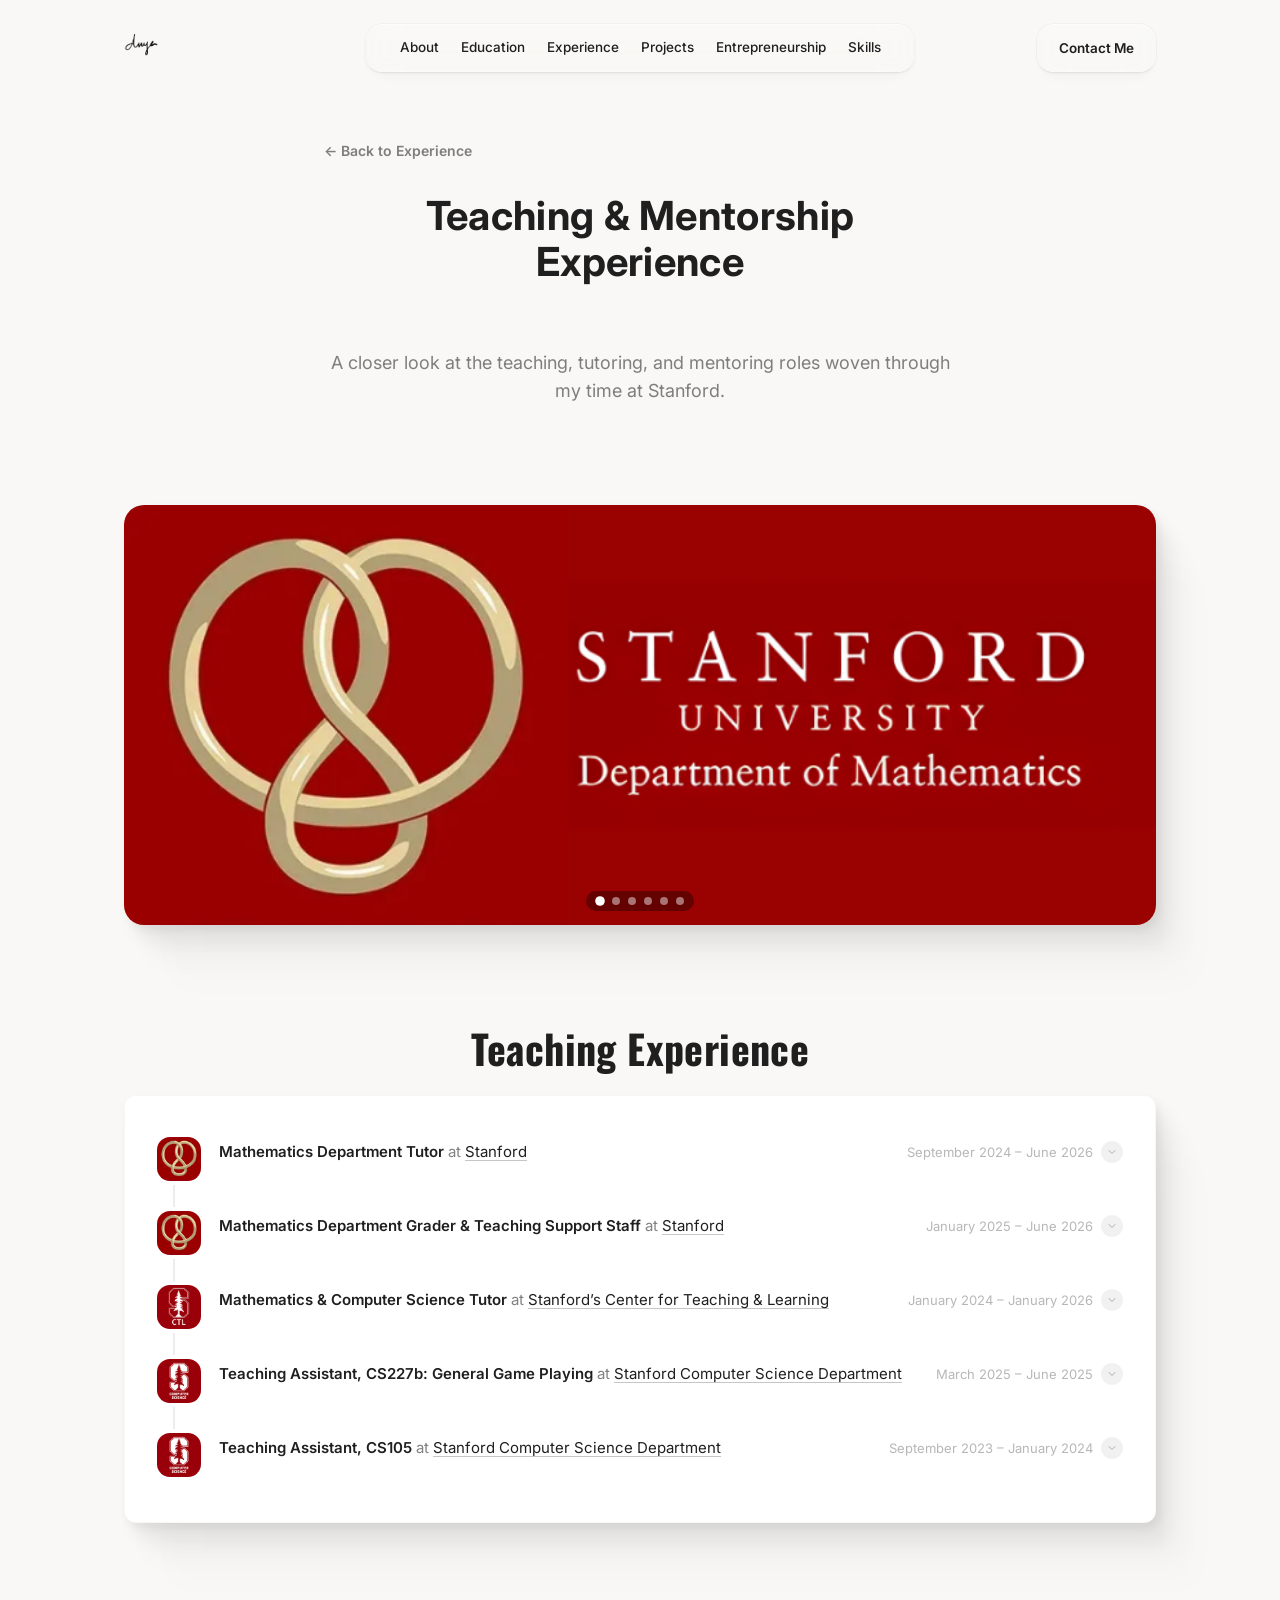
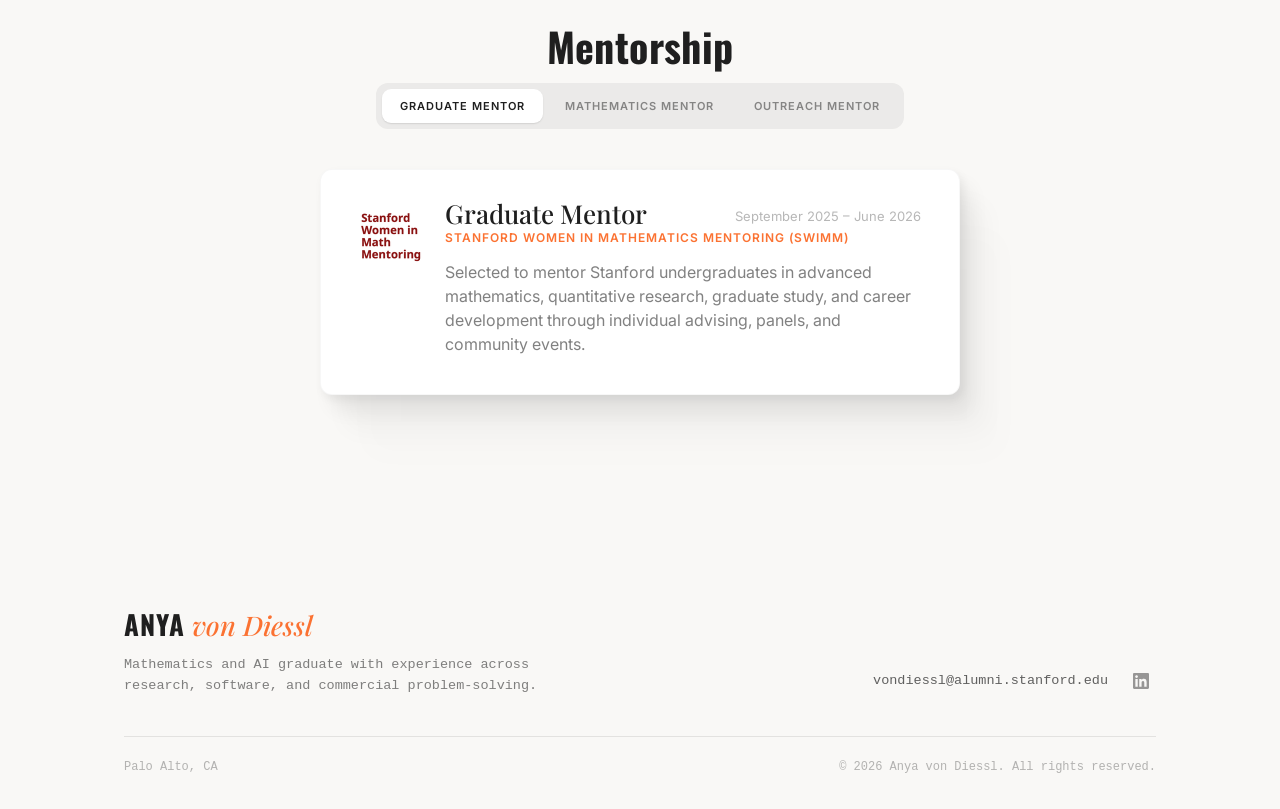
<file: _archive-old-site/teaching-mentorship.html>
<!DOCTYPE html>
<html lang="en">
<head>
  <meta charset="UTF-8" />
  <meta name="viewport" content="width=device-width, initial-scale=1.0" />
  <title>Teaching &amp; Mentorship Experience &mdash; Anya von Diessl</title>
  <meta name="description" content="A closer look at Anya von Diessl's teaching, tutoring, and mentoring roles at Stanford, from mathematics instruction to graduate research mentorship." />
  <link rel="canonical" href="https://www.anyavondiessl.com/teaching-mentorship.html" />
  <meta property="og:type" content="article" />
  <meta property="og:site_name" content="Anya von Diessl" />
  <meta property="og:title" content="Teaching &amp; Mentorship Experience" />
  <meta property="og:description" content="A closer look at Anya von Diessl's teaching, tutoring, and mentoring roles at Stanford, from mathematics instruction to graduate research mentorship." />
  <meta property="og:url" content="https://www.anyavondiessl.com/teaching-mentorship.html" />
  <meta property="og:image" content="https://www.anyavondiessl.com/images/headshot.png" />
  <meta name="twitter:card" content="summary" />
  <meta name="twitter:title" content="Teaching &amp; Mentorship Experience" />
  <meta name="twitter:description" content="A closer look at Anya von Diessl's teaching, tutoring, and mentoring roles at Stanford, from mathematics instruction to graduate research mentorship." />
  <meta name="theme-color" content="#164a68" />
  <link rel="icon" href="favicon.ico" sizes="32x32" />
  <link rel="icon" type="image/svg+xml" href="favicon.svg" />
  <link rel="apple-touch-icon" href="apple-touch-icon.png" />
  <link rel="manifest" href="site.webmanifest" />
  <link rel="preconnect" href="https://fonts.googleapis.com" />
  <link rel="preconnect" href="https://fonts.gstatic.com" crossorigin />
  <link href="https://fonts.googleapis.com/css2?family=Inter:wght@400;500;600;700&family=Oswald:wght@500;600;700&family=Playfair+Display:wght@400;500&display=swap" rel="stylesheet" />
  <link rel="stylesheet" href="styles.css" />
</head>
<body>
  <!-- Signature logo, fixed far-left, aligned with content start -->
  <a href="index.html" class="brand" aria-label="Home">
    <img src="AnyaSignature.png" alt="Anya von Diessl signature" width="320" height="320" decoding="async" />
  </a>

  <!-- Floating glass nav pill -->
  <header class="nav" id="nav">
    <nav class="nav-inner" aria-label="Primary">
      <ul class="nav-links">
        <li><a class="nav-link" href="index.html#about">About</a></li>
        <li><a class="nav-link" href="index.html#education">Education</a></li>
        <li><a class="nav-link" href="index.html#experience">Experience</a></li>
        <li><a class="nav-link" href="index.html#projects">Projects</a></li>
        <li><a class="nav-link" href="index.html#entrepreneurship">Entrepreneurship</a></li>
        <li><a class="nav-link" href="index.html#skills">Skills</a></li>
      </ul>
    </nav>
  </header>

  <!-- Floating glass contact pill -->
  <div class="nav nav-contact" id="navContact">
    <div class="nav-inner nav-contact-inner">
      <a class="nav-contact-link" href="contact.html">Contact Me</a>
    </div>
  </div>

  <!-- Hamburger button -->
  <button class="hamburger" id="hamburger" aria-label="Open menu" aria-expanded="false">
    <span class="ham-icon" aria-hidden="true">
      <span></span><span></span><span></span>
    </span>
  </button>

  <!-- Mobile menu overlay -->
  <div class="mobile-menu" id="mobileMenu" aria-hidden="true">
    <div class="mobile-panel">
      <nav class="m-flatlist" aria-label="Primary (mobile)">
        <a class="m-flatlink" href="index.html#about">About</a>
        <a class="m-flatlink" href="index.html#education">Education</a>
        <a class="m-flatlink" href="index.html#experience">Experience</a>
        <a class="m-flatlink" href="index.html#projects">Projects</a>
        <a class="m-flatlink" href="index.html#entrepreneurship">Entrepreneurship</a>
        <a class="m-flatlink" href="index.html#skills">Skills</a>
      </nav>
      <a href="contact.html" class="btn-cta mobile-cta">Get in touch</a>
    </div>
  </div>

  <main class="project-page">
    <div class="container project-page-inner">
      <a href="index.html#experience" class="project-back">&larr; Back to Experience</a>
      <h1 class="project-title center">Teaching &amp; Mentorship Experience</h1>
      <p class="project-full-desc center">A closer look at the teaching, tutoring, and mentoring roles woven through my time at Stanford.</p>
    </div>

    <!-- BANNER CAROUSEL -->
    <div class="container edu">
      <div class="banner-carousel" id="bannerCarousel">
        <img class="banner-carousel-img active" src="images/Banners/mathDepartmentBanner.png" alt="Stanford University Department of Mathematics" width="800" height="350" loading="lazy" decoding="async" />
        <img class="banner-carousel-img" src="images/Banners/ctlBanner.png" alt="Stanford Center for Teaching &amp; Learning" width="800" height="350" loading="lazy" decoding="async" />
        <img class="banner-carousel-img" src="images/Banners/swimmBanner.png" alt="Stanford Women in Math Mentoring" width="800" height="350" loading="lazy" decoding="async" />
        <img class="banner-carousel-img" src="images/Banners/sumoBanner.png" alt="Stanford University Mathematical Organization" width="800" height="350" loading="lazy" decoding="async" />
        <img class="banner-carousel-img" src="images/Banners/wicsBanner.png" alt="Stanford Women in Computer Science" width="800" height="350" loading="lazy" decoding="async" />
        <img class="banner-carousel-img" src="images/Banners/stanfordEngineeringBanner.png" alt="Stanford Engineering" width="800" height="350" loading="lazy" decoding="async" />
        <div class="banner-carousel-dots" role="tablist" aria-label="Banner carousel slides">
          <button class="banner-carousel-dot active" type="button" data-index="0" role="tab" aria-selected="true" aria-label="Slide 1"></button>
          <button class="banner-carousel-dot" type="button" data-index="1" role="tab" aria-selected="false" aria-label="Slide 2"></button>
          <button class="banner-carousel-dot" type="button" data-index="2" role="tab" aria-selected="false" aria-label="Slide 3"></button>
          <button class="banner-carousel-dot" type="button" data-index="3" role="tab" aria-selected="false" aria-label="Slide 4"></button>
          <button class="banner-carousel-dot" type="button" data-index="4" role="tab" aria-selected="false" aria-label="Slide 5"></button>
          <button class="banner-carousel-dot" type="button" data-index="5" role="tab" aria-selected="false" aria-label="Slide 6"></button>
        </div>
      </div>
    </div>

    <!-- TEACHING -->
    <div class="container edu">
      <h2 class="edu-title">Teaching Experience</h2>
      <div class="card hero-card">
        <div class="timeline">
          <div class="tl-track">

            <div class="tl-row">
              <span class="tl-logo" aria-hidden="true">
                <img src="images/jobicons/mathDepartmentRedBackground.png" alt="" width="128" height="128" loading="lazy" decoding="async" />
              </span>
              <p class="tl-line"><strong>Mathematics Department Tutor</strong> <span class="tl-verb">at</span> <span class="tl-link">Stanford</span></p>
              <div class="tl-meta">
                <span class="tl-date">September 2024 &ndash; June 2026</span>
                <button class="tl-toggle" type="button" aria-expanded="false" aria-label="Show details">
                  <svg viewBox="0 0 24 24" width="12" height="12"><path d="M6 9l6 6 6-6" fill="none" stroke="currentColor" stroke-width="2" stroke-linecap="round" stroke-linejoin="round"/></svg>
                </button>
              </div>
              <p class="tl-desc">Provided advanced instruction in theoretical and applied mathematics through Stanford&rsquo;s Mathematics Department. Guided students through rigorous explorations of vector space theory, multivariable analysis, and differential systems, with specialized focus on spectral and matrix theory, eigenvalue and singular value decomposition (SVD), dimensionality reduction, proof construction, and the analysis of linear operators and dynamical systems.</p>
            </div>

            <div class="tl-row">
              <span class="tl-logo" aria-hidden="true">
                <img src="images/jobicons/mathDepartmentRedBackground.png" alt="" width="128" height="128" loading="lazy" decoding="async" />
              </span>
              <p class="tl-line"><strong>Mathematics Department Grader &amp; Teaching Support Staff</strong> <span class="tl-verb">at</span> <span class="tl-link">Stanford</span></p>
              <div class="tl-meta">
                <span class="tl-date">January 2025 &ndash; June 2026</span>
                <button class="tl-toggle" type="button" aria-expanded="false" aria-label="Show details">
                  <svg viewBox="0 0 24 24" width="12" height="12"><path d="M6 9l6 6 6-6" fill="none" stroke="currentColor" stroke-width="2" stroke-linecap="round" stroke-linejoin="round"/></svg>
                </button>
              </div>
              <p class="tl-desc">Graded mathematical work involving Fourier analysis, ordinary differential equations, differential calculus, and integral calculus. Worked under Professors Lernik Asserian (Spr &rsquo;25), Christine Taylor (Win &rsquo;26), and Mark Lucianovic (Win &rsquo;25 &amp; Spr &rsquo;26). Developed strong academic and working relationships with professors across the math department.</p>
            </div>

            <div class="tl-row">
              <span class="tl-logo" aria-hidden="true">
                <img src="images/jobicons/ctl.png" alt="" width="128" height="128" loading="lazy" decoding="async" />
              </span>
              <p class="tl-line"><strong>Mathematics &amp; Computer Science Tutor</strong> <span class="tl-verb">at</span> <span class="tl-link">Stanford&rsquo;s Center for Teaching &amp; Learning</span></p>
              <div class="tl-meta">
                <span class="tl-date">January 2024 &ndash; January 2026</span>
                <button class="tl-toggle" type="button" aria-expanded="false" aria-label="Show details">
                  <svg viewBox="0 0 24 24" width="12" height="12"><path d="M6 9l6 6 6-6" fill="none" stroke="currentColor" stroke-width="2" stroke-linecap="round" stroke-linejoin="round"/></svg>
                </button>
              </div>
              <p class="tl-desc">Selected to provide individualized instruction in mathematics and computer science, guiding Stanford students through advanced quantitative coursework and developing their analytical reasoning, computational thinking, and independent problem-solving.</p>
            </div>

            <div class="tl-row">
              <span class="tl-logo" aria-hidden="true">
                <img src="images/jobicons/stanfordComputerScience.png" alt="" width="128" height="128" loading="lazy" decoding="async" />
              </span>
              <p class="tl-line"><strong>Teaching Assistant, CS227b: General Game Playing</strong> <span class="tl-verb">at</span> <span class="tl-link">Stanford Computer Science Department</span></p>
              <div class="tl-meta">
                <span class="tl-date">March 2025 &ndash; June 2025</span>
                <button class="tl-toggle" type="button" aria-expanded="false" aria-label="Show details">
                  <svg viewBox="0 0 24 24" width="12" height="12"><path d="M6 9l6 6 6-6" fill="none" stroke="currentColor" stroke-width="2" stroke-linecap="round" stroke-linejoin="round"/></svg>
                </button>
              </div>
              <p class="tl-desc">Assisted in teaching a graduate-level AI course on the design of autonomous agents capable of strategic reasoning in novel environments. Guided students in applying methods from automated reasoning, symbolic knowledge representation, adversarial and heuristic search, resource-bounded planning, and algorithmic game theory to develop general-purpose intelligence systems that learn and execute strategies from formal game descriptions.</p>
            </div>

            <div class="tl-row">
              <span class="tl-logo" aria-hidden="true">
                <img src="images/jobicons/stanfordComputerScience.png" alt="" width="128" height="128" loading="lazy" decoding="async" />
              </span>
              <p class="tl-line"><strong>Teaching Assistant, CS105</strong> <span class="tl-verb">at</span> <span class="tl-link">Stanford Computer Science Department</span></p>
              <div class="tl-meta">
                <span class="tl-date">September 2023 &ndash; January 2024</span>
                <button class="tl-toggle" type="button" aria-expanded="false" aria-label="Show details">
                  <svg viewBox="0 0 24 24" width="12" height="12"><path d="M6 9l6 6 6-6" fill="none" stroke="currentColor" stroke-width="2" stroke-linecap="round" stroke-linejoin="round"/></svg>
                </button>
              </div>
              <p class="tl-desc">Served as an instructor for Stanford CS105, teaching Python and front-end development while mentoring students through technical projects and problem-solving. One of very few third-year undergraduate students selected by the Stanford Computer Science Department to serve as a teaching assistant.</p>
            </div>

          </div>
        </div>
      </div>
    </div>

    <!-- MENTORSHIP -->
    <div class="container edu">
      <h2 class="edu-title">Mentorship</h2>

      <div class="oc-tabs">
        <div class="oc-tabs-track" role="tablist" aria-label="Mentorship roles">
          <button class="oc-tab active" data-role="grad-mentor" role="tab" aria-selected="true" type="button">Graduate Mentor</button>
          <button class="oc-tab" data-role="math-mentor" role="tab" aria-selected="false" type="button">Mathematics Mentor</button>
          <button class="oc-tab" data-role="outreach-mentor" role="tab" aria-selected="false" type="button">Outreach Mentor</button>
        </div>
      </div>

      <div class="card oc-card">
        <div class="oc-panel active" data-role="grad-mentor">
          <span class="oc-date">September 2025 &ndash; June 2026</span>
          <span class="oc-logo" aria-hidden="true">
            <img src="images/jobicons/swimm.png" alt="" width="128" height="128" loading="lazy" decoding="async" />
          </span>
          <div class="oc-panel-body">
            <p class="oc-role">Graduate Mentor</p>
            <p class="oc-meta">Stanford Women in Mathematics Mentoring (SWIMM)</p>
            <p class="oc-desc">Selected to mentor Stanford undergraduates in advanced mathematics, quantitative research, graduate study, and career development through individual advising, panels, and community events.</p>
          </div>
        </div>
        <div class="oc-panel" data-role="math-mentor">
          <span class="oc-date">September 2024 &ndash; June 2025</span>
          <span class="oc-logo" aria-hidden="true">
            <img src="images/jobicons/sumo.png" alt="" width="128" height="128" loading="lazy" decoding="async" />
          </span>
          <div class="oc-panel-body">
            <p class="oc-role">Mathematics Mentor</p>
            <p class="oc-meta">Stanford Undergraduate Mathematics Organization</p>
            <p class="oc-desc">Provided technical mentorship on navigating advanced curricula, identifying research specializations, and pursuing opportunities across quantitative fields.</p>
          </div>
        </div>
        <div class="oc-panel" data-role="outreach-mentor">
          <span class="oc-date">January 2022 &ndash; January 2023</span>
          <span class="oc-logo" aria-hidden="true">
            <img src="images/jobicons/wics.png" alt="" width="128" height="128" loading="lazy" decoding="async" />
          </span>
          <div class="oc-panel-body">
            <p class="oc-role">Outreach Mentor</p>
            <p class="oc-meta">Stanford Women in Computer Science (WiCS)</p>
            <p class="oc-desc">Worked to expand access to computer science education by providing volunteer programming instruction and technical mentorship to historically underrepresented communities.</p>
          </div>
        </div>
      </div>
    </div>
  </main>

  <footer class="site-footer">
    <div class="footer-glow" aria-hidden="true"></div>
    <div class="container footer-inner">
      <div class="footer-top">
        <div class="footer-brand">
          <p class="footer-name"><span class="footer-name-first">Anya</span> <span class="footer-name-last">von Diessl</span></p>
          <p class="footer-tagline">Mathematics and AI graduate with experience across research, software, and commercial problem-solving.</p>
        </div>
        <div class="footer-contact">
          <a class="footer-email" href="mailto:vondiessl@alumni.stanford.edu">vondiessl@alumni.stanford.edu</a>
          <a class="footer-social" href="https://www.linkedin.com/in/anya-von-diessl/" target="_blank" rel="noopener noreferrer" aria-label="LinkedIn">
            <svg viewBox="0 0 24 24" width="16" height="16" fill="currentColor" aria-hidden="true"><path d="M20.447 20.452h-3.554v-5.569c0-1.328-.027-3.037-1.852-3.037-1.853 0-2.136 1.445-2.136 2.939v5.667H9.351V9h3.414v1.561h.046c.477-.9 1.637-1.85 3.37-1.85 3.601 0 4.267 2.37 4.267 5.455v6.286zM5.337 7.433c-1.144 0-2.063-.926-2.063-2.065 0-1.138.92-2.063 2.063-2.063 1.14 0 2.064.925 2.064 2.063 0 1.139-.925 2.065-2.064 2.065zm1.782 13.019H3.555V9h3.564v11.452zM22.225 0H1.771C.792 0 0 .774 0 1.729v20.542C0 23.227.792 24 1.771 24h20.451C23.2 24 24 23.227 24 22.271V1.729C24 .774 23.2 0 22.222 0h.003z"/></svg>
          </a>
        </div>
      </div>
      <div class="footer-rule" aria-hidden="true"></div>
      <div class="footer-bottom">
        <span>Palo Alto, CA</span>
        <span>&copy; <span id="footer-year">2025</span> Anya von Diessl. All rights reserved.</span>
      </div>
    </div>
  </footer>

  <script src="script.js"></script>
</body>
</html>
</file>
<file: styles.css>
/* =============================================================
   Anya von Diessl — Editorial Portfolio
   Self-contained stylesheet. No dependency on the sibling
   /ProfessionalWebsite site — only external Google Fonts.
   ============================================================= */

:root {
  /* ---- palette: black, white, and paper, with one blue accent ---- */
  --paper: #f4f1ea; /* main page background — matches the business card's cream */
  --surface: #ffffff;      /* raised paper / card surface */
  --line: rgba(15, 15, 15, 0.12);   /* hairline dividers on light bg */

  --ink: #121212;          /* primary text + dark bookend surfaces — near-black */
  --ink-soft: #47474a;     /* secondary text on light bg — neutral gray */
  --ink-faint: #85858a;    /* tertiary text on light bg — neutral gray */

  --dark: #0e0e0f;         /* hero + contact surface — black */
  --dark-line: #2f2f31;
  --dark-text: #f5f5f3;
  --dark-muted: #b7b6b3;
  --dark-faint: #85847f;

  --accent: #2454e8;       /* the one accent — blue, used for links and interaction */
  --accent-light: #6f8fef; /* the accent, lightened for use on dark surfaces */
  --accent-tint: #e9edfb;  /* pale blue surface (Experience section) */
  --accent-ink: #14224f;   /* text on accent-tint */
  --accent-muted: #4a5a94;

  --card-shadow: 0 18px 40px -22px rgba(15, 15, 15, 0.35);

  /* ---- type: two working families ---- */
  --f-display: "Archivo", sans-serif;   /* masthead + major headings only */
  --f-text: "Newsreader", Georgia, serif;         /* body, nav, labels, buttons */
  --f-mono: "IBM Plex Mono", ui-monospace, monospace; /* dates + numbered list only */

  --container: 1240px;

  /* ---- radii: a small deliberate scale ---- */
  --r-control: 8px;    /* buttons, nav pill, chips */
  --r-panel: 16px;     /* the one large feature panel */
  --r-image: 4px;      /* research covers, photo-like blocks */
  --r-card: 10px;      /* the business card */
}

* {
  box-sizing: border-box;
}

html {
  scroll-behavior: smooth;
  scroll-padding-top: 100px;
  background: var(--paper);
}

body {
  margin: 0;
  background: var(--paper);
  color: var(--ink);
  font: 17px/1.6 var(--f-text);
  -webkit-font-smoothing: antialiased;
}

::selection {
  background: var(--accent);
  color: #fff;
}

/* ---------- Ambient texture: a faint grain over the whole page ---------- */
#grain {
  position: fixed;
  inset: -60px;
  z-index: 998;
  pointer-events: none;
  opacity: 0.035;
  mix-blend-mode: overlay;
  background-image: url("data:image/svg+xml,%3Csvg xmlns='http://www.w3.org/2000/svg' width='180' height='180'%3E%3Cfilter id='n'%3E%3CfeTurbulence type='fractalNoise' baseFrequency='0.9' numOctaves='2' stitchTiles='stitch'/%3E%3C/filter%3E%3Crect width='100%25' height='100%25' filter='url(%23n)'/%3E%3C/svg%3E");
  animation: grain-drift 9s steps(8) infinite;
}

@keyframes grain-drift {
  0%   { transform: translate(0, 0); }
  20%  { transform: translate(-3%, -6%); }
  40%  { transform: translate(-8%, 3%); }
  60%  { transform: translate(5%, -4%); }
  80%  { transform: translate(-4%, 7%); }
  100% { transform: translate(0, 0); }
}

/* ---------- Spotlight hover: a soft glow that tracks the cursor ---------- */
.spotlight {
  position: relative;
  overflow: hidden;
}

.spotlight::before {
  content: "";
  position: absolute;
  inset: 0;
  z-index: 3;
  opacity: 0;
  border-radius: inherit;
  background: radial-gradient(280px circle at var(--mx, 50%) var(--my, 50%), rgba(255, 255, 255, 0.16), transparent 62%);
  mix-blend-mode: screen;
  transition: opacity 0.35s ease;
  pointer-events: none;
}

/* Flip-cards need `overflow: visible` on the perspective-holding element
   itself — combined with a 3D transform, `.spotlight`'s overflow:hidden
   breaks backface-visibility in Safari, letting the far face show through
   mirrored. Each face already clips its own content independently, and
   the glow above keeps its rounded corners via `border-radius: inherit`. */
.flip-card.spotlight {
  overflow: visible;
}

.spotlight.spotlight-active::before {
  opacity: 1;
}

.spotlight-tint::before {
  background: radial-gradient(260px circle at var(--mx, 50%) var(--my, 50%), rgba(36, 84, 232, 0.09), transparent 65%);
  mix-blend-mode: normal;
}

@media (pointer: coarse) {
  .spotlight::before {
    display: none;
  }
}

a {
  color: inherit;
  text-decoration: none;
}

h1,
h2,
h3,
p {
  margin: 0;
}

button {
  font: inherit;
  color: inherit;
  cursor: pointer;
  border: 0;
  background: none;
  padding: 0;
}

.wrap {
  max-width: var(--container);
  margin: 0 auto;
  padding: 0 clamp(24px, 6vw, 72px);
}

/* Small interface label — uppercase, tracked eyebrow text */
.label {
  font-family: var(--f-display);
  font-size: 11.5px;
  font-weight: 600;
  text-transform: uppercase;
  color: var(--ink-soft);
  letter-spacing: 0.9px;
}

/* ---------- Masthead (nav + hero) ---------- */
.top {
  position: relative;
  background: var(--dark);
  color: var(--dark-text);
  overflow: hidden;
}

.top::after {
  content: "";
  position: absolute;
  left: 0;
  right: 0;
  bottom: 0;
  height: 36px;
  background: linear-gradient(to bottom, rgba(14, 14, 15, 0) 0%, var(--paper) 100%);
  pointer-events: none;
}

header.site-header {
  display: flex;
  align-items: center;
  justify-content: space-between;
  gap: 20px;
  padding: 26px 0;
}

.wordmark {
  display: block;
  line-height: 0;
}

.wordmark img {
  display: block;
  height: 32px;
  width: auto;
}

.nav {
  position: fixed;
  top: 24px;
  left: 50%;
  transform: translateX(-50%);
  z-index: 100;
  display: flex;
  gap: 22px;
  padding: 12px 24px;
  border: 1px solid rgba(255, 255, 255, 0.12);
  border-radius: 999px;
  background: rgba(14, 14, 15, 0.75);
  backdrop-filter: blur(14px);
  -webkit-backdrop-filter: blur(14px);
  box-shadow: 0 12px 30px -14px rgba(0, 0, 0, 0.55);
}

.nav a {
  font-family: var(--f-display);
  font-weight: 600;
  font-size: 12.5px;
  text-transform: uppercase;
  letter-spacing: 0.6px;
  white-space: nowrap;
  color: var(--dark-muted);
  transition: color 0.15s ease;
}

.nav a:hover,
.nav a.active {
  color: #fff;
}

.nav-contact {
  position: fixed;
  top: 24px;
  right: clamp(24px, 6vw, 72px);
  z-index: 100;
  padding: 12px 22px;
  border: 1px solid rgba(255, 255, 255, 0.12);
  border-radius: 999px;
  background: rgba(14, 14, 15, 0.75);
  backdrop-filter: blur(14px);
  -webkit-backdrop-filter: blur(14px);
  box-shadow: 0 12px 30px -14px rgba(0, 0, 0, 0.55);
  font-family: var(--f-display);
  font-weight: 600;
  font-size: 12.5px;
  text-transform: uppercase;
  letter-spacing: 0.6px;
  white-space: nowrap;
  color: var(--dark-text);
  transition: border-color 0.15s ease, transform 0.15s ease;
}

.nav-contact:hover {
  border-color: var(--accent);
  transform: translateY(-1px);
}

/* ---------- Hamburger (mobile nav trigger) ---------- */
.hamburger {
  display: none;
  width: 42px;
  height: 42px;
  border-radius: 50%;
  align-items: center;
  justify-content: center;
  border: 1px solid var(--dark-line);
  background: rgba(255, 255, 255, 0.03);
  flex: none;
  z-index: 101;
}

.hamburger-box {
  position: relative;
  width: 16px;
  height: 11px;
  display: block;
}

.hamburger-box span {
  position: absolute;
  left: 0;
  width: 100%;
  height: 1.4px;
  background: var(--dark-text);
  transition: transform 0.25s ease, opacity 0.2s ease, top 0.25s ease;
}

.hamburger-box span:nth-child(1) { top: 0; }
.hamburger-box span:nth-child(2) { top: 5px; }
.hamburger-box span:nth-child(3) { top: 10px; }

.hamburger[aria-expanded="true"] .hamburger-box span:nth-child(1) {
  top: 5px;
  transform: rotate(45deg);
}

.hamburger[aria-expanded="true"] .hamburger-box span:nth-child(2) {
  opacity: 0;
}

.hamburger[aria-expanded="true"] .hamburger-box span:nth-child(3) {
  top: 5px;
  transform: rotate(-45deg);
}

/* ---------- Mobile menu overlay ---------- */
.mobile-menu {
  position: fixed;
  inset: 0;
  z-index: 90;
  background: var(--dark);
  display: flex;
  align-items: center;
  justify-content: center;
  opacity: 0;
  pointer-events: none;
  transition: opacity 0.3s ease;
}

.mobile-menu.is-open {
  opacity: 1;
  pointer-events: auto;
}

.mobile-menu nav {
  display: flex;
  flex-direction: column;
  align-items: center;
  gap: 28px;
}

.mobile-menu a {
  font-family: var(--f-display);
  font-weight: 600;
  font-size: 28px;
  letter-spacing: -0.3px;
  color: var(--dark-muted);
  opacity: 0;
  transform: translateY(10px);
  transition: opacity 0.35s ease, transform 0.35s ease, color 0.15s ease;
}

.mobile-menu.is-open a {
  opacity: 1;
  transform: translateY(0);
}

.mobile-menu.is-open a:nth-child(1) { transition-delay: 0.05s; }
.mobile-menu.is-open a:nth-child(2) { transition-delay: 0.1s; }
.mobile-menu.is-open a:nth-child(3) { transition-delay: 0.15s; }
.mobile-menu.is-open a:nth-child(4) { transition-delay: 0.2s; }
.mobile-menu.is-open a:nth-child(5) { transition-delay: 0.25s; }

.mobile-menu a:hover {
  color: #fff;
}

@media (prefers-reduced-motion: reduce) {
  .mobile-menu,
  .mobile-menu a {
    transition: none;
  }
}

/* Hero — asymmetric masthead, not a centred stack */
.hero {
  position: relative;
  display: grid;
  grid-template-columns: 1.15fr 0.85fr;
  gap: 48px;
  align-items: end;
  padding: 32px 0 0;
  min-height: 0;
}

.hero-text {
  order: 1;
  align-self: center;
  position: relative;
}

.hero-photo-col {
  order: 2;
  position: relative;
  width: 100%;
  min-height: 420px;
}

.hero h1 {
  font-family: var(--f-display);
  font-weight: 700;
  font-size: clamp(44px, 5.2vw, 68px);
  line-height: 1;
  letter-spacing: -1.5px;
  margin: 0 0 18px;
  text-wrap: balance;
  color: var(--dark-text);
  text-shadow:
    0 0 14px rgba(255, 255, 255, 0.65),
    0 0 34px rgba(255, 255, 255, 0.4),
    0 0 76px rgba(255, 255, 255, 0.28);
}

.hero .copy {
  font-family: var(--f-text);
  font-size: 18px;
  line-height: 1.5;
  color: var(--dark-muted);
  max-width: 420px;
}

.hero-actions {
  display: flex;
  align-items: center;
  gap: 12px;
  margin-top: 34px;
}

/* Entrance: hero content fades/rises in once script.js confirms load */
.hero h1,
.hero .copy,
.hero-actions {
  opacity: 0;
  transform: translateY(16px);
  transition: opacity 0.8s cubic-bezier(0.2, 0.7, 0.2, 1), transform 0.8s cubic-bezier(0.2, 0.7, 0.2, 1);
}

.hero-photo,
.hero-circuit {
  opacity: 0;
  transition: opacity 1s ease;
}

.hero.is-loaded h1 {
  opacity: 1;
  transform: none;
  transition-delay: 0.1s;
}

.hero.is-loaded .copy {
  opacity: 1;
  transform: none;
  transition-delay: 0.22s;
}

.hero.is-loaded .hero-actions {
  opacity: 1;
  transform: none;
  transition-delay: 0.34s;
}

.hero.is-loaded .hero-photo {
  opacity: 1;
  transition-delay: 0.15s;
}

.hero.is-loaded .hero-circuit {
  opacity: 1;
  transition-delay: 0.1s;
}

.btn-pill,
.btn-icon {
  border: 1px solid var(--dark-line);
  background: linear-gradient(#1c1c1e, #0e0e0f);
  color: var(--dark-text);
  border-radius: 999px;
  transition: border-color 0.15s ease, transform 0.15s ease;
}

.btn-pill {
  display: inline-flex;
  align-items: center;
  gap: 9px;
  padding: 14px 26px;
  font-family: var(--f-display);
  font-weight: 600;
  font-size: 13px;
  text-transform: uppercase;
  letter-spacing: 0.6px;
}

.btn-icon {
  display: inline-flex;
  align-items: center;
  justify-content: center;
  width: 46px;
  height: 46px;
  flex: none;
}

.btn-icon svg {
  width: 19px;
  height: 19px;
}

.btn-pill:hover,
.btn-icon:hover {
  border-color: var(--accent);
  transform: translateY(-1px);
}

/* Circuit — right-angle traces fanning out from the photo (standing in
   for a chip) to node dots around it, with a small colored pulse
   periodically travelling each trace's length. Pure decoration:
   absolutely positioned, non-interactive, sits behind the photo. */
.hero-circuit {
  position: absolute;
  inset: 0;
  z-index: 1;
  pointer-events: none;
}

.hero-circuit svg {
  width: 100%;
  height: 100%;
  display: block;
  overflow: visible;
}

.circuit-trace {
  stroke: rgba(255, 255, 255, 0.14);
  stroke-width: 1.2;
  stroke-linejoin: round;
}

.circuit-pin {
  fill: rgba(255, 255, 255, 0.4);
}

.circuit-node {
  fill: #141416;
  stroke: rgba(255, 255, 255, 0.32);
  stroke-width: 1;
}

/* Traveling signal lights — a small radial-gradient dot animated along each
   trace via CSS offset-path (same technique/easing/colors as the reference
   cpu-architecture component), clipped to the trace's corridor by an SVG
   mask so it only ever appears to travel inside the line. */
.circuit-signal {
  animation-name: circuit-travel;
  animation-iteration-count: infinite;
  animation-timing-function: cubic-bezier(0.75, -0.01, 0, 0.99);
}

.circuit-signal-0 { offset-path: path("M 200,100 L 200,61.5 L 90,61.5 L 90,30"); animation-duration: 5s; animation-delay: 1s; }
.circuit-signal-1 { offset-path: path("M 260,100 L 260,56.0 L 260,56.0 L 260,20"); animation-duration: 2s; animation-delay: 6s; }
.circuit-signal-2 { offset-path: path("M 320,100 L 320,61.5 L 430,61.5 L 430,30"); animation-duration: 6s; animation-delay: 4s; }
.circuit-signal-3 { offset-path: path("M 200,340 L 200,378.5 L 100,378.5 L 100,410"); animation-duration: 3s; animation-delay: 3s; }
.circuit-signal-4 { offset-path: path("M 260,340 L 260,384.0 L 260,384.0 L 260,420"); animation-duration: 4s; animation-delay: 9s; }
.circuit-signal-5 { offset-path: path("M 320,340 L 320,375.75 L 420,375.75 L 420,405"); animation-duration: 7s; animation-delay: 3s; }
.circuit-signal-6 { offset-path: path("M 160,140 L 88.5,140 L 88.5,70 L 30,70"); animation-duration: 4s; animation-delay: 4s; }
.circuit-signal-7 { offset-path: path("M 160,185 L 85.75,185 L 85.75,150 L 25,150"); animation-duration: 3s; animation-delay: 3s; }
.circuit-signal-8 { offset-path: path("M 160,255 L 85.75,255 L 85.75,290 L 25,290"); animation-duration: 5s; animation-delay: 1s; }
.circuit-signal-9 { offset-path: path("M 160,300 L 88.5,300 L 88.5,370 L 30,370"); animation-duration: 2s; animation-delay: 6s; }
.circuit-signal-10 { offset-path: path("M 360,140 L 431.5,140 L 431.5,70 L 490,70"); animation-duration: 6s; animation-delay: 4s; }
.circuit-signal-11 { offset-path: path("M 360,185 L 434.25,185 L 434.25,150 L 495,150"); animation-duration: 3s; animation-delay: 3s; }
.circuit-signal-12 { offset-path: path("M 360,255 L 434.25,255 L 434.25,290 L 495,290"); animation-duration: 4s; animation-delay: 9s; }
.circuit-signal-13 { offset-path: path("M 360,300 L 431.5,300 L 431.5,370 L 490,370"); animation-duration: 7s; animation-delay: 3s; }

@keyframes circuit-travel {
  0% {
    offset-distance: 0%;
  }
  100% {
    offset-distance: 100%;
  }
}

@media (prefers-reduced-motion: reduce) {

  .hero h1,
  .hero .copy,
  .hero-actions,
  .hero-photo,
  .hero-circuit {
    opacity: 1;
    transform: none;
    transition: none;
  }

  .circuit-signal {
    animation: none;
    opacity: 0;
  }

  #grain {
    animation: none;
  }
}

/* Portrait — a sharp-cornered box with a faint rim light, centered in
   .hero-photo-col so it sits over the middle of the circuit traces and
   hides their convergence point, with room on every side for the traces
   to extend into. */
.hero-photo {
  position: absolute;
  top: 50%;
  left: 50%;
  transform: translate(-50%, -50%);
  z-index: 2;
  width: 260px;
  margin: 0;
  border-radius: 0;
  border: 1px solid rgba(255, 255, 255, 0.14);
  box-shadow: 0 0 0 1px rgba(0, 0, 0, 0.4), 0 30px 60px -20px rgba(0, 0, 0, 0.6);
  overflow: hidden;
}

.hero-photo img {
  width: 100%;
  height: 300px;
  display: block;
  object-fit: cover;
  object-position: center 22%;
}

/* Education — label + degrees pinned left, divider, bio on the right */
.education-layout {
  display: grid;
  grid-template-columns: 0.7fr auto 1.7fr;
  gap: 32px;
  align-items: start;
}

.education-intro {
  display: flex;
  flex-direction: column;
  gap: 22px;
}

.degree-list {
  display: flex;
  flex-direction: column;
  gap: 20px;
}

.degree-entry {
  display: flex;
  flex-direction: column;
  gap: 2px;
}

.degree-school {
  font-family: var(--f-text);
  font-weight: 700;
  font-size: 15px;
  color: var(--ink);
  margin: 0;
}

.degree-name {
  font-family: var(--f-text);
  font-size: 14px;
  color: var(--ink-soft);
  margin: 0;
}

.degree-concentration {
  font-family: var(--f-text);
  font-size: 12.5px;
  color: var(--ink-faint);
  margin: 0;
}

.education-divider {
  width: 1px;
  align-self: stretch;
  background: var(--line);
}

.education-body {
  display: flex;
  flex-direction: column;
  gap: 16px;
  min-width: 0;
}

.education-headline {
  font-family: var(--f-display);
  font-weight: 600;
  font-size: clamp(21px, 2.5vw, 27px);
  line-height: 1.3;
  letter-spacing: -0.3px;
  color: var(--ink);
  max-width: 640px;
  margin: 0;
  text-wrap: balance;
}

.education-bio {
  font-family: var(--f-text);
  font-size: clamp(15.5px, 1.6vw, 17px);
  line-height: 1.6;
  color: var(--ink-soft);
  max-width: 600px;
  margin: 0;
}

.degree-dates {
  font-family: var(--f-mono);
  font-size: 11px;
  letter-spacing: 0.5px;
  text-transform: uppercase;
  color: var(--ink-faint);
  margin: 0;
}

/* ---------- Generic section rhythm ---------- */
.section {
  padding: 84px 0;
}

.section-heading {
  display: flex;
  align-items: flex-end;
  justify-content: space-between;
  gap: 32px;
  margin-bottom: 48px;
  flex-wrap: wrap;
}

.section-heading h2 {
  font-family: var(--f-display);
  font-weight: 500;
  font-size: clamp(34px, 4vw, 48px);
  line-height: 1.05;
  letter-spacing: -0.6px;
  margin-top: 10px;
  text-wrap: balance;
}

.section-heading .aside {
  max-width: 300px;
  color: var(--ink-soft);
  font-size: 15px;
  line-height: 1.5;
}

/* ---------- Research: three image-led cards, text overlaid on the image ---------- */
.research-grid {
  display: grid;
  grid-template-columns: repeat(3, 1fr);
  gap: 24px;
}

.research-card {
  position: relative;
  border-radius: 0;
  aspect-ratio: 4 / 5;
  background: var(--surface);
  box-shadow: 2px 3px 6px rgba(15, 15, 15, 0.07), 9px 13px 22px -6px rgba(15, 15, 15, 0.16);
  transition: transform 0.25s ease, box-shadow 0.25s ease;
}

.research-card:hover {
  transform: translateY(-6px);
  box-shadow: 3px 5px 8px rgba(15, 15, 15, 0.08), 14px 22px 32px -8px rgba(15, 15, 15, 0.22);
}

/* Research cards: white ground, thin light-grey border, illustration
   fading to white before the text — distinct from the ventures' cream
   paper cards and the engineering section's dark cards. */
.research-card .flip-card-face {
  background: var(--surface);
  border: 1px solid rgba(15, 15, 15, 0.08);
  border-radius: 0;
  box-shadow: none;
  color: inherit;
  padding: 0;
}

.research-card .flip-card-back {
  color: var(--ink-soft);
  padding: 24px 22px;
}

.research-card .flip-card-back h3 {
  font-family: var(--f-display);
  font-weight: 600;
  font-size: 22px;
  line-height: 1.2;
  letter-spacing: -0.2px;
  color: var(--ink);
  margin: 14px 0 12px;
}

.research-card .flip-desc {
  color: var(--ink-soft);
  font-size: 13.5px;
}

.research-card .flip-btn {
  border: 1px solid rgba(15, 15, 15, 0.14);
  background: rgba(15, 15, 15, 0.03);
  color: var(--ink);
}

.research-card-orange .flip-btn:hover {
  border-color: #c8703a;
  background: rgba(200, 112, 58, 0.12);
}

.research-card-green .flip-btn:hover {
  border-color: #5c8a68;
  background: rgba(92, 138, 104, 0.12);
}

.research-card-blue .flip-btn:hover {
  border-color: #3f6fd1;
  background: rgba(63, 111, 209, 0.12);
}

.research-card .flip-card-front {
  display: flex;
  flex-direction: column;
}

.research-card-top {
  padding: 26px 22px 0;
}

.research-card-header {
  display: flex;
  align-items: flex-start;
  gap: 12px;
  margin-bottom: 24px;
}

.research-card-header img {
  width: 32px;
  height: 32px;
  object-fit: contain;
  flex: none;
  margin-top: 1px;
}

.research-card-org {
  display: flex;
  flex-direction: column;
  gap: 3px;
  max-width: 190px;
}

.research-card-org-name {
  font-family: var(--f-text);
  font-size: 14.5px;
  line-height: 1.35;
  color: var(--ink);
}

.research-card-role {
  font-family: var(--f-display);
  font-weight: 600;
  font-size: 10.5px;
  text-transform: uppercase;
  letter-spacing: 0.7px;
  color: var(--ink-faint);
}

.research-card-top h3 {
  font-family: var(--f-display);
  font-weight: 700;
  font-size: 26px;
  letter-spacing: -0.3px;
  line-height: 1.15;
  color: var(--ink);
  margin-bottom: 10px;
}

.research-card-top .copy {
  color: var(--ink-soft);
  font-size: 14px;
  line-height: 1.5;
  margin-bottom: 22px;
}

.research-card-media {
  position: relative;
  flex: 1;
  min-height: 110px;
  border-radius: 0;
  overflow: hidden;
}

.research-card-media svg {
  width: 100%;
  height: 100%;
  display: block;
}

.text-link {
  font-family: var(--f-text);
  font-size: 15px;
  display: inline-flex;
  align-items: center;
  gap: 6px;
  padding-bottom: 2px;
  border-bottom: 1px solid currentColor;
  transition: opacity 0.15s ease;
}

.text-link:hover {
  opacity: 0.6;
}

/* ---------- Engineering: text pinned left, cards scroll right ---------- */
.eng-layout {
  display: grid;
  grid-template-columns: 0.7fr 1.7fr;
  gap: 40px;
  align-items: start;
}

.eng-intro .label {
  color: var(--ink-faint);
}

.eng-intro h2 {
  font-family: var(--f-display);
  font-weight: 500;
  font-size: clamp(30px, 3.4vw, 40px);
  line-height: 1.12;
  letter-spacing: -0.4px;
  margin: 14px 0 14px;
}

/* Small pager-style indicator, used under a section's h2 */
.section-dots {
  display: flex;
  align-items: center;
  gap: 6px;
  margin: 0 0 18px;
}

.section-dots .pager-bar {
  width: 22px;
  height: 4px;
  border-radius: 999px;
  background: var(--ink);
  flex: none;
}

.section-dots .pager-dot {
  width: 4px;
  height: 4px;
  border-radius: 50%;
  background: var(--ink-faint);
  flex: none;
}

.eng-intro .copy {
  color: var(--ink-soft);
  font-size: 15.5px;
  line-height: 1.6;
}

.eng-scroll {
  min-width: 0;
  overflow-x: auto;
  margin: 0 -4px;
  padding: 4px 4px 14px;
  -webkit-overflow-scrolling: touch;
  mask-image: linear-gradient(to right, black 92%, transparent 100%);
  -webkit-mask-image: linear-gradient(to right, black 92%, transparent 100%);
}

.eng-track {
  display: flex;
  gap: 20px;
  width: max-content;
}

.eng-card {
  display: flex;
  flex-direction: column;
  justify-content: space-between;
  width: 300px;
  min-height: 220px;
  flex: none;
  border: none;
  border-radius: var(--r-image);
  padding: 28px 26px 24px;
  background: var(--ink);
  color: var(--dark-text);
  font: inherit;
  text-align: left;
  cursor: pointer;
  transition: transform 0.2s ease, box-shadow 0.2s ease;
}

.eng-card:hover {
  transform: translateY(-4px);
  box-shadow: var(--card-shadow);
}

.eng-card-label {
  color: var(--dark-faint);
}

.eng-card h3 {
  font-family: var(--f-display);
  font-weight: 500;
  font-size: 22px;
  letter-spacing: -0.2px;
  line-height: 1.22;
  margin: 12px 0 0;
  color: var(--dark-text);
  max-width: 88%;
}

.eng-card-btn {
  align-self: flex-end;
  margin-top: 20px;
  width: 36px;
  height: 36px;
  border-radius: 50%;
  border: 1px solid var(--dark-line);
  background: rgba(255, 255, 255, 0.04);
  color: var(--dark-text);
  display: flex;
  align-items: center;
  justify-content: center;
  flex: none;
  transition: border-color 0.15s ease, background 0.15s ease;
}

.eng-card:hover .eng-card-btn {
  border-color: var(--accent);
  background: rgba(36, 84, 232, 0.12);
}

.eng-card-btn svg {
  width: 14px;
  height: 14px;
}

/* Mentorship cards: same size/rhythm as .eng-card, but flip in place
   (via the shared .flip-card mechanics) instead of opening a modal. */
.mentor-card {
  width: 300px;
  min-height: 220px;
  flex: none;
}

.mentor-card:hover {
  transform: translateY(-4px);
}

.mentor-card .flip-card-face {
  background: var(--ink);
  color: var(--dark-text);
  border: 0;
  box-shadow: none;
}

.mentor-card .flip-card-front h3,
.mentor-card .flip-card-back h3 {
  font-family: var(--f-display);
  font-weight: 500;
  font-size: 22px;
  letter-spacing: -0.2px;
  line-height: 1.22;
  color: var(--dark-text);
  max-width: 92%;
}

.mentor-card .flip-highlight {
  color: var(--dark-text);
}

.mentor-card .flip-desc {
  color: var(--dark-muted);
  font-size: 13.5px;
}

.mentor-card .flip-btn {
  border: 1px solid var(--dark-line);
  background: rgba(255, 255, 255, 0.04);
  color: var(--dark-text);
}

.mentor-card .flip-btn:hover {
  border-color: var(--accent);
  background: rgba(36, 84, 232, 0.12);
}

/* ---------- Sub-page intro (Teaching & Mentorship) ---------- */
.page-intro {
  padding: 140px 0 60px;
  text-align: center;
}

.page-back {
  display: inline-flex;
  margin-bottom: 28px;
  font-family: var(--f-mono);
  font-size: 12.5px;
  letter-spacing: 0.4px;
  color: var(--ink-soft);
  border-bottom-color: var(--ink-soft);
}

.page-back:hover {
  color: var(--ink);
}

.page-intro h1 {
  font-family: var(--f-display);
  font-weight: 500;
  font-size: clamp(34px, 4.4vw, 52px);
  line-height: 1.08;
  letter-spacing: -0.6px;
  margin: 0 auto 16px;
  max-width: 700px;
  text-wrap: balance;
}

.page-intro .copy {
  max-width: 520px;
  margin: 0 auto;
  color: var(--ink-soft);
  font-size: 16px;
  line-height: 1.6;
}

/* ---------- Engineering: project detail modal ---------- */
.project-modal {
  position: fixed;
  inset: 0;
  z-index: 200;
  display: flex;
  align-items: center;
  justify-content: center;
  padding: 24px;
  opacity: 0;
  pointer-events: none;
  transition: opacity 0.25s ease;
}

.project-modal.is-open {
  opacity: 1;
  pointer-events: auto;
}

.project-modal-backdrop {
  position: absolute;
  inset: 0;
  background: rgba(10, 8, 6, 0.7);
  backdrop-filter: blur(4px);
  -webkit-backdrop-filter: blur(4px);
}

.project-modal-panel {
  position: relative;
  z-index: 1;
  width: 100%;
  max-width: 640px;
  max-height: 85vh;
  display: flex;
  flex-direction: column;
  overflow: hidden;
  border-radius: var(--r-panel);
  background: var(--ink);
  color: var(--dark-text);
  transform: translateY(16px) scale(0.98);
  transition: transform 0.25s ease;
}

.project-modal.is-open .project-modal-panel {
  transform: translateY(0) scale(1);
}

/* ---------- IDE-style chrome around the project modal ---------- */
.ide-titlebar {
  display: flex;
  align-items: center;
  gap: 20px;
  padding: 12px 16px;
  background: #1c1c1e;
  border-bottom: 1px solid var(--dark-line);
  flex: none;
}

.ide-dots {
  display: flex;
  gap: 7px;
  flex: none;
}

.ide-dot {
  width: 11px;
  height: 11px;
  border-radius: 50%;
}

.ide-dot-red {
  background: #ff5f56;
}

.ide-dot-yellow {
  background: #ffbd2e;
}

.ide-dot-green {
  background: #27c93f;
}

.ide-menu {
  display: flex;
  gap: 15px;
  font-family: var(--f-text);
  font-size: 12px;
  color: var(--dark-faint);
  overflow: hidden;
  white-space: nowrap;
}

.ide-tabs {
  display: flex;
  background: #18181a;
  border-bottom: 1px solid var(--dark-line);
  flex: none;
  overflow-x: auto;
}

.ide-tab {
  padding: 9px 18px;
  font-family: var(--f-mono);
  font-size: 11px;
  letter-spacing: 0.2px;
  color: var(--dark-faint);
  border-right: 1px solid var(--dark-line);
  white-space: nowrap;
}

.ide-tab-active {
  color: var(--dark-text);
  background: var(--ink);
}

.ide-body {
  display: flex;
  flex: 1;
  min-height: 0;
}

.ide-sidebar {
  display: flex;
  flex-direction: column;
  justify-content: space-between;
  width: 48px;
  flex: none;
  background: #1c1c1e;
  border-right: 1px solid var(--dark-line);
  padding: 16px 0;
}

.ide-sidebar-top,
.ide-sidebar-bottom {
  display: flex;
  flex-direction: column;
  align-items: center;
  gap: 20px;
}

.ide-sidebar svg {
  width: 18px;
  height: 18px;
  color: var(--dark-faint);
}

.ide-sidebar-top svg:first-child {
  color: var(--dark-text);
}

.ide-content {
  position: relative;
  flex: 1;
  min-width: 0;
  overflow-y: auto;
  padding: 44px 40px 36px;
}

.project-modal-close {
  position: absolute;
  top: 16px;
  right: 16px;
  width: 34px;
  height: 34px;
  border-radius: 50%;
  border: 1px solid var(--dark-line);
  background: rgba(255, 255, 255, 0.04);
  color: var(--dark-text);
  display: flex;
  align-items: center;
  justify-content: center;
  flex: none;
  transition: border-color 0.15s ease, background 0.15s ease;
}

.project-modal-close:hover {
  border-color: var(--accent);
  background: rgba(36, 84, 232, 0.12);
}

.project-modal-close svg {
  width: 13px;
  height: 13px;
}

.project-modal-panel h3 {
  font-family: var(--f-display);
  font-weight: 500;
  font-size: 26px;
  letter-spacing: -0.3px;
  line-height: 1.2;
  margin: 10px 0 16px;
  color: var(--dark-text);
}

.project-modal-panel .copy {
  color: var(--dark-muted);
  font-size: 15.5px;
  line-height: 1.6;
}

.project-modal-tags {
  display: flex;
  flex-wrap: wrap;
  gap: 8px;
  margin-bottom: 6px;
}

.project-tag {
  font-family: var(--f-mono);
  font-size: 11px;
  letter-spacing: 0.3px;
  padding: 6px 12px;
  border-radius: 999px;
  border: 1px solid var(--dark-line);
  color: var(--dark-muted);
}

.modal-headline {
  font-family: var(--f-display);
  font-weight: 500;
  font-size: 18px;
  line-height: 1.35;
  letter-spacing: -0.1px;
  color: var(--dark-text);
  margin: 4px 0 12px;
}

.modal-stats {
  display: grid;
  grid-template-columns: repeat(3, 1fr);
  gap: 20px;
  margin: 24px 0;
  padding: 20px 0;
  border-top: 1px solid var(--dark-line);
  border-bottom: 1px solid var(--dark-line);
}

.modal-stat {
  display: flex;
  flex-direction: column;
  gap: 4px;
}

.stat-value {
  font-family: var(--f-display);
  font-weight: 500;
  font-size: 15px;
  letter-spacing: -0.1px;
  color: var(--dark-text);
}

.stat-label {
  font-family: var(--f-mono);
  font-size: 10.5px;
  letter-spacing: 0.3px;
  color: var(--dark-faint);
}

.modal-full-desc {
  margin-top: 0;
}

body.modal-open,
body.nav-open {
  overflow: hidden;
}

/* ---------- Experience: plain section, no card treatment ---------- */
.about {
  padding: 84px 0;
  display: grid;
  grid-template-columns: 0.85fr 1.4fr;
  gap: 56px;
}

.about .label {
  color: var(--ink-faint);
}

.about h2 {
  font-family: var(--f-display);
  font-weight: 500;
  font-size: clamp(24px, 2.6vw, 32px);
  line-height: 1.18;
  letter-spacing: -0.3px;
  margin: 14px 0 16px;
  color: var(--ink);
}

.about .copy {
  color: var(--ink-soft);
  font-size: 15.5px;
  line-height: 1.6;
  max-width: 340px;
  margin-bottom: 20px;
}

.cv-list {
  display: flex;
  flex-direction: column;
}

.cv-row {
  display: flex;
  gap: 18px;
  padding: 24px 0;
}

.cv-row:first-child {
  padding-top: 0;
}

.cv-row:last-child {
  padding-bottom: 0;
}

.cv-logo {
  width: 54px;
  height: 54px;
  border-radius: 9px;
  object-fit: contain;
  flex: none;
  margin-top: 2px;
}

.cv-body {
  flex: 1;
  min-width: 0;
}

.cv-row-head {
  display: flex;
  flex-direction: column;
  gap: 4px;
}

.cv-org {
  font-family: var(--f-display);
  font-weight: 500;
  font-size: 20px;
  color: var(--ink);
  letter-spacing: -0.1px;
}

.cv-role-line {
  display: flex;
  align-items: center;
  justify-content: space-between;
  gap: 14px;
}

.cv-role {
  font-size: 14.5px;
  color: var(--ink-soft);
}

.cv-year {
  display: block;
  font-family: var(--f-mono);
  font-size: 12.5px;
  font-variant-numeric: tabular-nums;
  color: var(--ink-faint);
  margin-bottom: 10px;
}

.cv-toggle {
  width: 27px;
  height: 27px;
  border-radius: 50%;
  border: 1px solid var(--line);
  display: inline-flex;
  align-items: center;
  justify-content: center;
  flex: none;
  color: var(--ink-soft);
  transition: border-color 0.15s ease, background 0.15s ease;
}

.cv-toggle:hover {
  border-color: var(--ink-faint);
  background: rgba(23, 20, 15, 0.03);
}

.cv-toggle svg {
  width: 11px;
  height: 11px;
  transition: transform 0.2s ease;
}

.cv-row.is-open .cv-toggle svg {
  transform: rotate(90deg);
}

.cv-desc-wrap {
  display: grid;
  grid-template-rows: 0fr;
  transition: grid-template-rows 0.25s ease;
}

.cv-row.is-open .cv-desc-wrap {
  grid-template-rows: 1fr;
}

.cv-desc-inner {
  overflow: hidden;
}

.cv-desc {
  font-family: var(--f-text);
  font-size: 15px;
  line-height: 1.6;
  color: var(--ink-soft);
  margin-top: 14px;
  max-width: 620px;
}

/* ---------- Ventures: text pinned left, cards scroll right ---------- */
.venture-section {
  background: var(--dark);
  color: var(--dark-text);
  padding: 84px 0;
}

.venture-layout {
  display: grid;
  grid-template-columns: 0.7fr 1.7fr;
  gap: 40px;
  align-items: start;
}

.venture-intro .label {
  color: var(--dark-faint);
}

.venture-intro h2 {
  font-family: var(--f-display);
  font-weight: 500;
  font-size: clamp(30px, 3.4vw, 40px);
  line-height: 1.12;
  letter-spacing: -0.4px;
  color: var(--dark-text);
  margin: 14px 0 14px;
}

.venture-intro .copy {
  color: var(--dark-muted);
  font-size: 15.5px;
  line-height: 1.6;
}

.venture-bento-top,
.venture-bento-bottom {
  display: grid;
  grid-template-columns: repeat(3, 1fr);
  grid-auto-rows: 226px;
  gap: 20px;
}

.venture-bento-bottom {
  margin-top: 20px;
}

.flip-card {
  grid-column: span 1;
  grid-row: span 1;
  perspective: 1400px;
  transition: transform 0.25s ease;
}

.flip-card-featured {
  grid-column: span 2;
  grid-row: span 2;
}

.flip-card-tall {
  grid-column: span 1;
  grid-row: span 2;
}

.flip-card-wide {
  grid-column: span 2;
  grid-row: span 1;
}

.flip-card:hover {
  transform: translateY(-4px);
}

.flip-card-inner {
  position: relative;
  width: 100%;
  height: 100%;
  transition: transform 0.6s cubic-bezier(0.4, 0.15, 0.2, 1);
  transform-style: preserve-3d;
}

.flip-card.is-flipped .flip-card-inner {
  transform: rotateY(180deg);
}

.flip-card-face {
  position: absolute;
  inset: 0;
  overflow: hidden;
  backface-visibility: hidden;
  -webkit-backface-visibility: hidden;
  border-radius: var(--r-image);
  background: #f4f1ea;
  border: 1px solid rgba(0, 0, 0, 0.05);
  box-shadow: 2.8px 4.2px 10px rgba(0, 0, 0, 0.12),
    11px 16px 19px rgba(0, 0, 0, 0.1);
  color: #46443f;
  padding: 28px 26px 24px;
  display: flex;
  flex-direction: column;
  min-height: 0;
}

.flip-card-back {
  transform: rotateY(180deg);
  padding-top: 46px;
}

.flip-card-front .label {
  color: #8a8679;
  margin-bottom: 10px;
}

.flip-card-front h3 {
  font-family: var(--f-display);
  font-weight: 500;
  font-size: 23px;
  line-height: 1.2;
  letter-spacing: -0.2px;
  color: #3c3a35;
}

.flip-card-featured .flip-card-front h3 {
  font-size: clamp(23px, 2.6vw, 32px);
  max-width: 80%;
}

.flip-card-featured .flip-highlight {
  font-size: 17px;
  max-width: 65%;
}

.flip-card-featured .flip-card-back h3 {
  font-size: 24px;
  max-width: 75%;
}

.flip-card-featured .flip-desc {
  font-size: 15px;
  max-width: 80%;
}

.flip-highlight {
  margin-top: auto;
  padding-top: 20px;
  font-family: var(--f-text);
  font-style: italic;
  font-size: 15px;
  line-height: 1.5;
  color: var(--accent);
  max-width: 85%;
}

.flip-card-back h3 {
  font-family: var(--f-display);
  font-weight: 500;
  font-size: 19px;
  line-height: 1.22;
  letter-spacing: -0.1px;
  color: #3c3a35;
}

.flip-date {
  position: absolute;
  top: 20px;
  right: 26px;
  font-family: var(--f-mono);
  font-size: 10.5px;
  letter-spacing: 0.3px;
  color: var(--ink-faint);
  white-space: nowrap;
}

.flip-desc {
  margin-top: 14px;
  font-family: var(--f-text);
  font-size: 13.5px;
  line-height: 1.55;
  color: var(--ink-soft);
  overflow-y: auto;
  min-height: 0;
  flex: 1;
}

.flip-btn {
  position: absolute;
  bottom: 20px;
  right: 20px;
  width: 36px;
  height: 36px;
  border-radius: 50%;
  border: 1px solid rgba(0, 0, 0, 0.12);
  background: rgba(0, 0, 0, 0.03);
  color: #3c3a35;
  display: flex;
  align-items: center;
  justify-content: center;
  transition: border-color 0.15s ease, background 0.15s ease;
}

.flip-btn:hover {
  border-color: var(--accent);
  background: rgba(36, 84, 232, 0.1);
}

.flip-btn svg {
  width: 14px;
  height: 14px;
}

.flip-card-back .flip-btn svg {
  transform: rotate(180deg);
}

/* ---------- Venture cards: open a plain detail pop-up instead of flipping ---------- */
.venture-card {
  grid-column: span 1;
  grid-row: span 1;
  width: 100%;
  height: 100%;
  min-height: 0;
  display: flex;
  flex-direction: column;
  text-align: left;
  font: inherit;
  cursor: pointer;
  border-radius: var(--r-image);
  background: #f4f1ea;
  border: 1px solid rgba(0, 0, 0, 0.05);
  box-shadow: 2.8px 4.2px 10px rgba(0, 0, 0, 0.12),
    11px 16px 19px rgba(0, 0, 0, 0.1);
  color: #46443f;
  padding: 28px 26px 24px;
  transition: transform 0.25s ease;
}

.venture-card-featured {
  grid-column: span 2;
  grid-row: span 2;
}

.venture-card-tall {
  grid-column: span 1;
  grid-row: span 2;
}

.venture-card-wide {
  grid-column: span 2;
  grid-row: span 1;
}

.venture-card:hover {
  transform: translateY(-4px);
}

.venture-card h3 {
  font-family: var(--f-display);
  font-weight: 500;
  font-size: 23px;
  line-height: 1.2;
  letter-spacing: -0.2px;
  color: #3c3a35;
}

.venture-card-featured h3 {
  font-size: clamp(23px, 2.6vw, 32px);
  max-width: 80%;
}

.venture-card-featured .venture-card-highlight {
  font-size: 17px;
  max-width: 65%;
}

.venture-card-highlight {
  margin-top: auto;
  padding-top: 20px;
  font-family: var(--f-text);
  font-style: italic;
  font-size: 15px;
  line-height: 1.5;
  color: var(--accent);
  max-width: 85%;
}

.venture-card-expand {
  position: absolute;
  bottom: 20px;
  right: 20px;
  width: 36px;
  height: 36px;
  border-radius: 50%;
  border: 1px solid rgba(0, 0, 0, 0.12);
  background: rgba(0, 0, 0, 0.03);
  color: #3c3a35;
  display: flex;
  align-items: center;
  justify-content: center;
  transition: border-color 0.15s ease, background 0.15s ease;
}

.venture-card:hover .venture-card-expand {
  border-color: var(--accent);
  background: rgba(36, 84, 232, 0.1);
}

.venture-card-expand svg {
  width: 14px;
  height: 14px;
}

/* Plain venture detail pop-up: reuses the .project-modal shell (backdrop,
   panel, close button) but skips the IDE-window chrome used for projects —
   just the card's own title, date, and description on a simple panel. */
.venture-modal-content {
  position: relative;
  padding: 44px 40px 36px;
  overflow-y: auto;
}

.venture-modal-date {
  display: block;
  font-family: var(--f-mono);
  font-size: 11.5px;
  letter-spacing: 0.4px;
  color: var(--dark-faint);
  margin-bottom: 14px;
}

/* ---------- Teaching & mentorship banner: full-bleed black strip ---------- */
.teaching-banner {
  display: flex;
  align-items: center;
  justify-content: center;
  gap: 18px;
  margin-top: 28px;
  padding: 40px clamp(24px, 6vw, 72px);
  background: var(--dark);
  font-family: var(--f-display);
  font-weight: 500;
  font-size: clamp(19px, 2.2vw, 24px);
  letter-spacing: -0.2px;
  color: var(--dark-text);
  transition: background 0.2s ease;
}

.teaching-banner:hover {
  background: #17171a;
}

.teaching-banner-arrow {
  font-family: var(--f-text);
  font-weight: 400;
  font-size: 21px;
  color: var(--dark-text);
  transition: transform 0.15s ease;
}

.teaching-banner:hover .teaching-banner-arrow {
  transform: translateX(5px);
}

/* ---------- Technical Skills & Background ---------- */
.skills-heading {
  display: flex;
  align-items: flex-end;
  justify-content: space-between;
  gap: 32px;
  margin-bottom: 40px;
  flex-wrap: wrap;
}

.skills-heading .copy {
  max-width: 340px;
  color: var(--ink-soft);
  font-size: 15.5px;
  line-height: 1.6;
  text-wrap: balance;
}

.skills-heading .label {
  color: var(--ink-faint);
}

.skills-heading h2 {
  font-family: var(--f-display);
  font-weight: 600;
  font-size: clamp(30px, 3.6vw, 44px);
  letter-spacing: -0.5px;
  margin-top: 8px;
}

.skills-panel {
  padding: 8px 0 0;
}

/* Also used by the pager-dots under the Engineering section's carousel. */
.skills-dots {
  justify-content: center;
  margin: 16px 0 22px;
}

.skills-legend {
  display: flex;
  flex-wrap: wrap;
  gap: 22px;
  margin-bottom: 8px;
}

.skills-legend span {
  display: inline-flex;
  align-items: center;
  gap: 8px;
  font-family: var(--f-text);
  font-size: 13.5px;
  color: var(--ink-soft);
}

.dot {
  width: 8px;
  height: 8px;
  border-radius: 50%;
  display: inline-block;
}

.dot-a {
  background: #ffa45b;
}

.dot-b {
  background: #91b58a;
}

.dot-c {
  background: #8ab6ff;
}

.dot-d {
  background: #b79ae0;
}

.skills-scroll-hint {
  margin: 10px 0 0;
  text-align: center;
  font-family: var(--f-mono);
  font-size: 10.5px;
  letter-spacing: 0.4px;
  color: var(--ink-faint);
}

.graph-dots {
  justify-content: flex-end;
  margin: 16px 0 0;
}

.skills-graph {
  display: block;
  width: 100%;
  aspect-ratio: 2 / 1;
  cursor: grab;
  touch-action: none;
}

.skills-graph:active {
  cursor: grabbing;
}

.skills-stack {
  margin-top: 28px;
  padding-top: 26px;
  border-top: 1px solid var(--line);
}

.skills-stack .label {
  color: var(--ink-faint);
  margin-bottom: 12px;
}

.skills-stack-row {
  font-family: var(--f-display);
  font-weight: 600;
  font-size: clamp(19px, 2.4vw, 28px);
  letter-spacing: -0.3px;
  color: var(--ink);
  line-height: 1.55;
}

/* ---------- Contact: content sits inside a black box, not a black section ---------- */
.contact {
  padding: 84px 0;
}

.contact-box {
  background: var(--dark);
  color: var(--dark-text);
  border-radius: var(--r-panel);
  padding: 64px clamp(24px, 5vw, 64px);
}

.contact-inner {
  display: grid;
  grid-template-columns: 1fr 1fr;
  gap: 56px;
  align-items: start;
}

.contact .label {
  color: var(--dark-faint);
}

.contact h2 {
  font-family: var(--f-display);
  font-weight: 500;
  font-size: clamp(38px, 4.6vw, 54px);
  line-height: 1.05;
  letter-spacing: -0.8px;
  margin: 16px 0 14px;
  text-wrap: balance;
}

.contact .copy {
  color: var(--dark-muted);
  font-size: 16px;
  max-width: 420px;
}

/* Contact form */
.contact-form {
  margin-top: 32px;
  max-width: 460px;
  display: flex;
  flex-direction: column;
  gap: 14px;
}

.cf-field {
  background: rgba(255, 255, 255, 0.03);
  border: 1px solid var(--dark-line);
  border-radius: 12px;
  transition: border-color 0.15s ease, background 0.15s ease;
}

.cf-field:focus-within {
  border-color: rgba(255, 255, 255, 0.35);
  background: rgba(255, 255, 255, 0.05);
}

.cf-field input,
.cf-field textarea {
  width: 100%;
  border: 0;
  background: none;
  outline: none;
  padding: 16px 18px;
  font-family: var(--f-text);
  font-size: 15.5px;
  color: var(--dark-text);
  resize: vertical;
}

.cf-field textarea {
  min-height: 90px;
}

.cf-field input::placeholder,
.cf-field textarea::placeholder {
  color: var(--dark-faint);
}

.cf-submit {
  align-self: flex-start;
  margin-top: 6px;
  display: inline-flex;
  align-items: center;
  gap: 14px;
  padding: 6px 6px 6px 22px;
  background: var(--dark-text);
  color: var(--ink);
  border: 0;
  border-radius: 12px;
  cursor: pointer;
  font-family: var(--f-mono);
  font-size: 12.5px;
  letter-spacing: 1px;
  text-transform: uppercase;
  transition: opacity 0.15s ease, transform 0.15s ease;
}

.cf-submit:hover {
  opacity: 0.88;
  transform: translateY(-1px);
}

.cf-submit-icon {
  display: flex;
  align-items: center;
  justify-content: center;
  width: 32px;
  height: 32px;
  border-radius: 8px;
  background: rgba(18, 18, 18, 0.1);
  color: var(--ink);
}

.cf-submit[disabled] {
  opacity: 0.6;
  cursor: default;
}

/* Bot trap: real visitors never see or fill this field */
.cf-honeypot {
  position: absolute;
  width: 1px;
  height: 1px;
  overflow: hidden;
  opacity: 0;
  pointer-events: none;
}

.cf-status {
  min-height: 18px;
  margin: 2px 0 0;
  font-family: var(--f-mono);
  font-size: 12.5px;
  letter-spacing: 0.2px;
  color: var(--dark-muted);
}

.cf-status-success {
  color: #8fd19e;
}

.cf-status-error {
  color: #f2a2a2;
}

/* The one deliberate paper moment on the whole site — letterpress business card */
.business-card {
  background: #f4f1ea;
  color: #46443f;
  border-radius: 0;
  max-width: 470px;
  margin-left: auto;
  box-shadow: 2px 3px 6px rgba(15, 15, 15, 0.07), 9px 13px 22px -6px rgba(15, 15, 15, 0.16);
  border: 1px solid rgba(0, 0, 0, 0.05);
  transition: transform 0.25s ease, box-shadow 0.25s ease;
}

.business-card:hover {
  transform: translateY(-6px);
  box-shadow: 3px 5px 8px rgba(15, 15, 15, 0.08), 14px 22px 32px -8px rgba(15, 15, 15, 0.22);
}

.business-card-inner {
  display: flex;
  flex-direction: column;
  min-height: 270px;
  padding: 30px 36px;
  font-family: "Playfair Display", "ChronicleText", Georgia, serif;
  color: #46443f;
}

.bc-email {
  align-self: flex-end;
  font-size: 13px;
  letter-spacing: 1px;
  font-variant: small-caps;
  color: #46443f;
  text-shadow: 0 1px 0 rgba(255, 255, 255, 0.8);
}

.bc-email:hover {
  color: #1f1e1b;
}

.bc-center {
  margin: auto 0;
  text-align: center;
}

.bc-name {
  margin: 0;
  font-size: 30px;
  font-weight: 500;
  font-variant: small-caps;
  letter-spacing: 2px;
  color: #3c3a35;
  text-shadow: 0 1px 0 rgba(255, 255, 255, 0.85),
    0 -0.5px 0 rgba(0, 0, 0, 0.06);
}

.bc-sur {
  font-size: 1.12em;
  letter-spacing: 3px;
}

.business-card .role {
  margin: 10px 0 0;
  font-size: 15px;
  font-variant: small-caps;
  letter-spacing: 2px;
  color: #5c5a53;
  text-shadow: 0 1px 0 rgba(255, 255, 255, 0.8);
  text-align: center;
}

.bc-location {
  text-align: center;
  margin: 0;
  font-size: 13px;
  font-variant: small-caps;
  letter-spacing: 1.5px;
  color: #55534c;
  text-shadow: 0 1px 0 rgba(255, 255, 255, 0.8);
}

/* ---------- Footer ---------- */
.site-footer {
  background: var(--dark);
  color: var(--dark-text);
  padding: 64px 0 32px;
}

.footer-top {
  display: flex;
  align-items: flex-end;
  justify-content: space-between;
  gap: 32px;
  flex-wrap: wrap;
}

.footer-name {
  margin: 0 0 14px;
  font-size: 26px;
  line-height: 1;
}

.footer-name-first {
  font-family: var(--f-display);
  font-weight: 700;
  letter-spacing: 0.5px;
  color: var(--dark-text);
  text-transform: uppercase;
}

.footer-name-last {
  font-family: var(--f-text);
  font-style: italic;
  font-weight: 500;
  color: var(--accent);
}

.footer-tagline {
  margin: 0;
  max-width: 420px;
  font-family: var(--f-mono);
  font-size: 13px;
  line-height: 1.6;
  color: var(--dark-muted);
}

.footer-contact {
  display: flex;
  align-items: center;
  gap: 18px;
}

.footer-email {
  font-family: var(--f-mono);
  font-size: 13px;
  color: var(--dark-muted);
  transition: color 0.15s ease;
}

.footer-email:hover {
  color: var(--dark-text);
}

.footer-social {
  display: flex;
  align-items: center;
  justify-content: center;
  flex: none;
  width: 30px;
  height: 30px;
  border-radius: 8px;
  color: rgba(255, 255, 255, 0.45);
  transition: color 0.15s ease, background 0.15s ease;
}

.footer-social:hover {
  color: var(--dark-text);
  background: rgba(255, 255, 255, 0.08);
}

.footer-rule {
  height: 1px;
  background: var(--dark-line);
  margin: 40px 0 22px;
}

.footer-bottom {
  display: flex;
  justify-content: space-between;
  gap: 16px;
  flex-wrap: wrap;
  font-size: 13px;
  color: var(--dark-faint);
}

/* ---------- Responsive ---------- */
@media (max-width: 1180px) {
  .nav-contact {
    display: none;
  }
}

@media (max-width: 900px) {
  .section,
  .venture-section {
    padding: 60px 0;
  }

  .skills-graph {
    aspect-ratio: auto;
    height: 900px;
  }

  .hero,
  .research-grid,
  .about,
  .venture-layout,
  .eng-layout,
  .contact-inner {
    grid-template-columns: 1fr;
  }

  .education-layout {
    grid-template-columns: 1fr;
    gap: 22px;
  }

  .education-divider {
    display: none;
  }

  .business-card {
    margin: 0 auto;
    max-width: 100%;
  }

  .footer-contact {
    align-items: flex-start;
    flex-direction: column;
    gap: 10px;
  }

  .hero-photo-col {
    order: -1;
    min-height: 320px;
  }

  .hero-photo {
    width: 210px;
  }

  .hero-photo img {
    height: 240px;
  }

  .hero {
    min-height: 0;
  }

  .venture-bento-top,
  .venture-bento-bottom {
    grid-template-columns: 1fr;
    grid-auto-rows: auto;
  }

  .flip-card,
  .flip-card-featured,
  .flip-card-tall,
  .flip-card-wide,
  .venture-card,
  .venture-card-featured,
  .venture-card-tall,
  .venture-card-wide {
    grid-column: span 1;
    grid-row: span 1;
    height: 340px;
  }

  .venture-intro {
    margin-bottom: 8px;
  }

  .nav {
    display: none;
  }

  .hamburger {
    display: flex;
  }

  .eng-card,
  .mentor-card {
    width: 260px;
    min-height: 200px;
  }

  .eng-card {
    padding: 24px 22px;
  }

  .page-intro {
    padding: 120px 0 44px;
  }

  .ide-content {
    padding: 26px 22px 30px;
  }

  .ide-menu span:nth-child(n + 5) {
    display: none;
  }

  .ide-sidebar {
    width: 40px;
  }

  .ide-sidebar svg {
    width: 16px;
    height: 16px;
  }

  .modal-stats {
    grid-template-columns: 1fr;
    gap: 14px;
  }

}

/* ---------- Scroll reveal ---------- */
.reveal {
  opacity: 0;
  transform: translateY(18px);
  transition: opacity 0.7s cubic-bezier(0.2, 0.7, 0.2, 1), transform 0.7s cubic-bezier(0.2, 0.7, 0.2, 1);
}

.reveal.is-visible {
  opacity: 1;
  transform: none;
}

/* .research-card is scroll-revealed (.reveal.is-visible sets transform:none
   at the same specificity as a plain :hover), so this needs to match or
   beat that specificity to actually lift the card on hover. */
.research-card.reveal.is-visible:hover {
  transform: translateY(-6px);
  box-shadow: 3px 5px 8px rgba(15, 15, 15, 0.08), 14px 22px 32px -8px rgba(15, 15, 15, 0.22);
}

@media (prefers-reduced-motion: reduce) {
  .reveal {
    opacity: 1;
    transform: none;
    transition: none;
  }
}
</file>
<file: _archive-old-site/styles.css>
:root {
  --bg: rgb(249, 248, 246);
  --ink: rgb(31, 31, 31);
  --body: rgba(31, 31, 31, 0.56);
  --muted: rgba(31, 31, 31, 0.32);
  --card-border: rgba(0, 0, 0, 0.03);
  --navy: #164a68;
  --font: "Verlag", Inter, system-ui, -apple-system, "Segoe UI", Roboto,
    "Helvetica Neue", sans-serif;
  --container: 1160px;
}

* {
  box-sizing: border-box;
}

html {
  scroll-behavior: smooth;
}

body {
  margin: 0;
  background: var(--bg);
  color: var(--ink);
  font-family: var(--font);
  font-size: 16px;
  line-height: 20px;
  -webkit-font-smoothing: antialiased;
  text-rendering: optimizeLegibility;
}

a {
  color: inherit;
  text-decoration: none;
}

.container {
  width: 100%;
  max-width: var(--container);
  margin-inline: auto;
  padding-inline: max(5vw, calc(-580px + 50vw));
}

/* ---------- Type ---------- */
.eyebrow {
  font-size: 12px;
  font-weight: 600;
  text-transform: uppercase;
  letter-spacing: 1px;
  margin: 0 0 18px;
}
.eyebrow.muted,
.eyebrow {
  color: var(--muted);
}

.block-head {
  font-size: 28px;
  font-weight: 700;
  line-height: 34px;
  letter-spacing: 0.4px;
  margin: 0 0 14px;
  color: var(--ink);
  max-width: 640px;
}
.block-head.center {
  margin-inline: auto;
  text-align: center;
}

.body-text {
  color: var(--body);
  font-size: 16px;
  line-height: 22px;
  font-weight: 400;
}
.eyebrow.center {
  text-align: center;
}

/* ---------- Section header row (title beside content) ---------- */
.edu-header-row {
  display: flex;
  align-items: center;
  gap: 48px;
  margin-bottom: 32px;
}
.edu-title-left {
  flex: none;
  margin: 0;
  text-align: left;
}
.edu-title-right {
  flex: none;
  margin: 0;
  text-align: right;
}
.edu-header-fill {
  flex: 1;
  min-width: 0;
}
.edu-header-row .hero-card {
  margin-top: 0;
}

/* ---------- Brand / logo ---------- */
.brand {
  position: fixed;
  top: 28px;
  /* aligns with the same content-start x as .container's padding-inline */
  left: calc(max(0px, 50vw - 580px) + max(5vw, 50vw - 580px));
  z-index: 120;
  display: flex;
  align-items: center;
}
.brand img {
  display: block;
  height: 34px;
  width: auto;
  mix-blend-mode: multiply;
}
/* Over the dark hero video the dark-ink signature disappears; invert it
   until the page has scrolled past the hero and back onto the light bg. */
body:has(.hero) .brand:not(.scrolled) img {
  mix-blend-mode: normal;
  filter: brightness(0) invert(1);
}
/* ---------- Nav pill ---------- */
.nav {
  position: fixed;
  top: 24px;
  left: 50%;
  transform: translateX(-50%);
  z-index: 110;
  border-radius: 16px;
}
.nav-inner {
  position: relative;
  z-index: 2;
  height: 48px;
  padding: 0 24px;
  display: flex;
  align-items: center;
  gap: 22px;
  border-radius: 16px;
  white-space: nowrap;
}
/* glass pseudo-element */
.nav::before {
  content: "";
  position: absolute;
  inset: 0;
  border-radius: 16px;
  backdrop-filter: blur(16px) saturate(1.5);
  -webkit-backdrop-filter: blur(16px) saturate(1.5);
  background: linear-gradient(
      rgba(255, 255, 255, 0.12) 10%,
      rgba(255, 255, 255, 0) 86%
    ),
    rgba(255, 255, 255, 0.03);
  box-shadow: 0 0 0 0.5px rgba(0, 0, 0, 0.06),
    0 2px 4px -2px rgba(0, 0, 0, 0.1), 0 8px 16px -8px rgba(0, 0, 0, 0.06),
    inset 0 1px 0 rgba(255, 255, 255, 0.5),
    inset 0 -1px 0 rgba(255, 255, 255, 0.25);
  transition: background 0.24s ease, box-shadow 0.24s ease;
  z-index: 1;
}
/* Over the dark hero video, the light glass pill has almost no contrast
   against the video; swap in a dark-tinted glass until scrolled past it. */
body:has(.hero) .nav:not(.scrolled)::before {
  background: linear-gradient(
      rgba(0, 0, 0, 0.22) 10%,
      rgba(0, 0, 0, 0.04) 86%
    ),
    rgba(255, 255, 255, 0.06);
  box-shadow: 0 0 0 0.5px rgba(255, 255, 255, 0.14),
    0 2px 4px -2px rgba(0, 0, 0, 0.3), 0 8px 16px -8px rgba(0, 0, 0, 0.24),
    inset 0 1px 0 rgba(255, 255, 255, 0.18),
    inset 0 -1px 0 rgba(255, 255, 255, 0.06);
}

/* ---------- Contact pill (mirrors .nav, right-aligned) ---------- */
.nav-contact {
  left: auto;
  right: calc(max(0px, 50vw - 580px) + max(5vw, 50vw - 580px));
  transform: none;
}
.nav-contact-inner {
  gap: 0;
  padding: 0;
}
.nav-contact-link {
  display: inline-flex;
  align-items: center;
  height: 48px;
  padding: 0 22px;
  font-family: inherit;
  font-size: 13.5px;
  font-weight: 600;
  color: var(--ink);
  border-radius: 16px;
  transition: background 0.18s ease;
}
.nav-contact-link:hover {
  background: rgba(31, 31, 31, 0.05);
}
body:has(.hero) .nav-contact:not(.scrolled) .nav-contact-link {
  color: #f5f4f0;
}
body:has(.hero) .nav-contact:not(.scrolled) .nav-contact-link:hover {
  background: rgba(255, 255, 255, 0.12);
}

.nav-links {
  display: flex;
  align-items: center;
  gap: 2px;
  list-style: none;
  margin: 0;
  padding: 0;
}
.nav-link {
  display: inline-block;
  font-family: inherit;
  font-size: 13.5px;
  font-weight: 500;
  color: var(--ink);
  background: none;
  border: 0;
  cursor: pointer;
  padding: 8px 10px;
  border-radius: 10px;
  transition: background 0.18s ease, opacity 0.18s ease;
  line-height: 1;
  white-space: nowrap;
}
.nav-link:hover {
  background: rgba(31, 31, 31, 0.05);
}
body:has(.hero) .nav:not(.scrolled) .nav-link {
  color: #f5f4f0;
}
body:has(.hero) .nav:not(.scrolled) .nav-link:hover {
  background: rgba(255, 255, 255, 0.12);
}

/* CTA button */
.btn-cta {
  display: inline-flex;
  align-items: center;
  justify-content: center;
  background: var(--ink);
  color: #fff;
  font-family: inherit;
  font-size: 12px;
  font-weight: 600;
  text-transform: uppercase;
  letter-spacing: 1px;
  padding: 10px 18px;
  border-radius: 10px;
  border: 0;
  cursor: pointer;
  transition: transform 0.15s ease, opacity 0.15s ease;
}
.btn-cta:hover {
  transform: translateY(-1px);
  opacity: 0.92;
}
/* ---------- Hamburger ---------- */
.hamburger {
  display: none;
  position: fixed;
  top: 24px;
  right: max(5vw, calc(-580px + 50vw));
  z-index: 130;
  width: 44px;
  height: 44px;
  border: 0;
  border-radius: 12px;
  cursor: pointer;
  background: rgba(255, 255, 255, 0.5);
  backdrop-filter: blur(16px) saturate(1.5);
  -webkit-backdrop-filter: blur(16px) saturate(1.5);
  box-shadow: 0 0 0 0.5px rgba(0, 0, 0, 0.06),
    0 2px 4px -2px rgba(0, 0, 0, 0.1), 0 8px 16px -8px rgba(0, 0, 0, 0.06);
}
.ham-icon {
  position: relative;
  display: block;
  width: 18px;
  height: 12px;
  margin: 0 auto;
}
.ham-icon span {
  position: absolute;
  left: 0;
  width: 100%;
  height: 1.8px;
  background: var(--ink);
  border-radius: 2px;
  transition: transform 0.24s ease, opacity 0.18s ease, top 0.24s ease;
}
.ham-icon span:nth-child(1) {
  top: 0;
}
.ham-icon span:nth-child(2) {
  top: 5px;
}
.ham-icon span:nth-child(3) {
  top: 10px;
}
.menu-open .ham-icon span:nth-child(1) {
  top: 5px;
  transform: rotate(45deg);
}
.menu-open .ham-icon span:nth-child(2) {
  opacity: 0;
}
.menu-open .ham-icon span:nth-child(3) {
  top: 5px;
  transform: rotate(-45deg);
}

/* ---------- Mobile menu ---------- */
.mobile-menu {
  position: fixed;
  inset: 0;
  z-index: 125;
  padding: 84px max(5vw, 16px) 24px;
  background: rgba(249, 248, 246, 0.7);
  backdrop-filter: blur(10px);
  -webkit-backdrop-filter: blur(10px);
  opacity: 0;
  pointer-events: none;
  transition: opacity 0.24s ease;
  overflow-y: auto;
}
.menu-open .mobile-menu {
  opacity: 1;
  pointer-events: auto;
}
.mobile-panel {
  background: #fff;
  border-radius: 12px;
  padding: 8px 20px 20px;
  box-shadow: 0 0 0 0.5px rgba(0, 0, 0, 0.05),
    2.8px 4.2px 10px rgba(0, 0, 0, 0.06), 11px 16px 19px rgba(0, 0, 0, 0.06),
    25px 35px 26px rgba(0, 0, 0, 0.03);
}
.m-flatlist {
  display: flex;
  flex-direction: column;
}
.m-flatlink {
  padding: 18px 0;
  font-size: 17px;
  font-weight: 600;
  color: var(--ink);
  border-bottom: 1px solid rgba(31, 31, 31, 0.08);
}
.m-flatlist a:last-child {
  border-bottom: 0;
}
.mobile-cta {
  width: 100%;
  margin-top: 20px;
  padding: 16px;
}

/* ---------- Hero ---------- */
main {
  padding-top: 140px;
}
.hero {
  position: relative;
  overflow: hidden;
  margin-top: -140px;
  padding-top: 140px;
  padding-bottom: 20px;
  background: #0a0a0c;
}
.hero-inner {
  position: relative;
  z-index: 2;
  padding-top: 4px;
  padding-bottom: 24px;
  display: grid;
  grid-template-columns: 1.1fr 0.9fr;
  align-items: center;
  gap: 48px;
}
.hero-text {
  max-width: 480px;
}
.hero-text .eyebrow {
  color: rgba(255, 255, 255, 0.4);
}
.hero-name {
  font-size: 44px;
  font-weight: 700;
  line-height: 50px;
  letter-spacing: 0.3px;
  margin: 0 0 12px;
  color: #fff;
}
.hero-subtitle {
  font-size: 18px;
  line-height: 26px;
  color: rgba(255, 255, 255, 0.66);
  margin: 0 0 32px;
  max-width: 420px;
}
.hero-social {
  display: flex;
  align-items: center;
  gap: 12px;
}
.hero-social-link {
  display: flex;
  align-items: center;
  justify-content: center;
  width: 40px;
  height: 40px;
  border-radius: 10px;
  color: rgba(255, 255, 255, 0.75);
  border: 1px solid rgba(255, 255, 255, 0.14);
  background: rgba(255, 255, 255, 0.04);
  transition: background 0.15s ease, color 0.15s ease, transform 0.15s ease;
}
.hero-social-link:hover {
  color: #fff;
  background: rgba(255, 255, 255, 0.1);
  transform: translateY(-1px);
}
.hero-photo {
  justify-self: end;
  width: 100%;
  max-width: 270px;
  aspect-ratio: 4 / 5;
  border-radius: 20px;
  overflow: hidden;
  border: 1px solid rgba(255, 255, 255, 0.14);
  box-shadow: 2.8px 4.2px 10px rgba(0, 0, 0, 0.16),
    11px 16px 19px rgba(0, 0, 0, 0.14), 25px 35px 26px rgba(0, 0, 0, 0.1),
    44px 63px 31px rgba(0, 0, 0, 0.06);
}
.hero-photo img {
  width: 100%;
  height: 100%;
  object-fit: cover;
  display: block;
}

/* ---------- Bio / achievements strip ---------- */
.bio-section {
  background: var(--bg);
  margin-top: 0;
  padding: 64px 0;
}
.bio-inner {
  max-width: 860px;
}
.bio-eyebrow {
  color: var(--muted);
}
.bio-statement {
  font-size: 32px;
  font-weight: 700;
  line-height: 40px;
  letter-spacing: 0.2px;
  color: var(--ink);
  margin: 0 0 22px;
}
.bio-text {
  font-size: 18px;
  line-height: 27px;
  color: var(--body);
  margin: 0;
  max-width: 640px;
}

/* ---------- Campus photo (sticky/scroll-pan reveal) ---------- */
.campus-photo {
  position: relative;
  height: 420px;
  border-radius: 20px;
  overflow: hidden;
  box-shadow: 2.8px 4.2px 10px rgba(0, 0, 0, 0.06),
    11px 16px 19px rgba(0, 0, 0, 0.06), 25px 35px 26px rgba(0, 0, 0, 0.03),
    44px 63px 31px rgba(0, 0, 0, 0.01);
}
.campus-photo-img {
  position: absolute;
  top: 0;
  left: 0;
  width: 100%;
  /* Taller than the box so there is vertical range to pan through on scroll. */
  height: 130%;
  object-fit: cover;
  object-position: center;
  display: block;
  will-change: transform;
}
.campus-photo-scrim {
  position: absolute;
  inset: 0;
  background: linear-gradient(
    180deg,
    rgba(0, 0, 0, 0.18) 0%,
    rgba(0, 0, 0, 0.34) 100%
  );
  pointer-events: none;
}
.campus-edu {
  position: absolute;
  inset: 0;
  align-content: center;
  padding: 32px;
}
.campus-edu .edu-card {
  background: rgba(255, 255, 255, 0.9);
  backdrop-filter: blur(10px);
  -webkit-backdrop-filter: blur(10px);
  border: 1px solid rgba(255, 255, 255, 0.5);
}

/* ---------- Banner carousel (Teaching & Mentorship) ---------- */
.banner-carousel {
  position: relative;
  height: 420px;
  border-radius: 20px;
  overflow: hidden;
  box-shadow: 2.8px 4.2px 10px rgba(0, 0, 0, 0.06),
    11px 16px 19px rgba(0, 0, 0, 0.06), 25px 35px 26px rgba(0, 0, 0, 0.03),
    44px 63px 31px rgba(0, 0, 0, 0.01);
}
.banner-carousel-img {
  position: absolute;
  inset: 0;
  width: 100%;
  height: 100%;
  object-fit: cover;
  display: block;
  opacity: 0;
  transition: opacity 0.6s ease;
}
.banner-carousel-img.active {
  opacity: 1;
}
.banner-carousel-dots {
  position: absolute;
  left: 50%;
  bottom: 14px;
  z-index: 1;
  display: flex;
  gap: 8px;
  padding: 6px 10px;
  background: rgba(0, 0, 0, 0.35);
  border-radius: 999px;
  transform: translateX(-50%);
}
.banner-carousel-dot {
  width: 8px;
  height: 8px;
  padding: 0;
  border: 0;
  border-radius: 50%;
  background: rgba(255, 255, 255, 0.45);
  cursor: pointer;
  transition: background 0.18s ease, transform 0.18s ease;
}
.banner-carousel-dot:hover {
  background: rgba(255, 255, 255, 0.7);
}
.banner-carousel-dot.active {
  background: #fff;
  transform: scale(1.2);
}
.hero-ascii-bg {
  position: absolute;
  inset: 0;
  z-index: 0;
  display: block;
  width: 100%;
  height: 100%;
  object-fit: cover;
  pointer-events: none;
}
.hero-ascii-scrim {
  position: absolute;
  inset: 0;
  z-index: 0;
  background: rgba(10, 10, 12, 0.55);
  pointer-events: none;
}
.dot-grid {
  position: absolute;
  top: 40px;
  left: 0;
  width: 46%;
  height: 380px;
  background-image: radial-gradient(
    rgba(255, 255, 255, 0.16) 1px,
    transparent 1.4px
  );
  background-size: 22px 22px;
  -webkit-mask-image: linear-gradient(105deg, #000 20%, transparent 72%);
  mask-image: linear-gradient(105deg, #000 20%, transparent 72%);
  pointer-events: none;
  z-index: 1;
}
.accent-dot {
  position: absolute;
  width: 9px;
  height: 9px;
  border-radius: 50%;
  z-index: 1;
}
.accent-blue {
  background: #32c5ff;
  top: 96px;
  left: 8%;
}
.accent-orange {
  background: #f7644c;
  top: 150px;
  left: 22%;
}
.accent-yellow {
  background: #f7b500;
  top: 440px;
  left: 12%;
}

/* ---------- Cards ---------- */
.card {
  border-radius: 12px;
  border: 1px solid var(--card-border);
  background: #fff;
  box-shadow: 2.8px 4.2px 10px rgba(0, 0, 0, 0.06),
    11px 16px 19px rgba(0, 0, 0, 0.06), 25px 35px 26px rgba(0, 0, 0, 0.03),
    44px 63px 31px rgba(0, 0, 0, 0.01);
  overflow: hidden;
}
.hero-card {
  margin-top: 24px;
}
.wide-card {
  margin-top: 34px;
}

/* ---------- Education (pricing-style cards) ---------- */
:root {
  --orange: rgb(251, 114, 50);
  --edu-card-fill: rgba(149, 149, 149, 0.06);
  --edu-card-border: rgb(236, 234, 232);
}
.edu {
  margin-top: 100px;
  margin-bottom: 44px;
}
.edu-title {
  font-family: "Oswald", "Verlag Condensed", var(--font);
  font-size: 40px;
  font-weight: 700;
  line-height: 46px;
  letter-spacing: 0.4px;
  text-align: center;
  color: var(--ink);
  margin: 0 0 14px;
}
.edu-grid {
  display: grid;
  grid-template-columns: 1fr 1fr;
  gap: 20px;
}
.edu-card {
  padding: 22px 24px 26px;
}
.edu-degree {
  font-family: "Playfair Display", "ChronicleText", Georgia, serif;
  font-size: 34px;
  font-weight: 400;
  line-height: 40px;
  color: var(--ink);
  margin: 0 0 18px;
}
.edu-track {
  display: block;
  font-size: 24px;
  line-height: 30px;
  color: rgba(31, 31, 31, 0.75);
}
.edu-school {
  margin: 0 0 4px;
  font-size: 16px;
  font-weight: 500;
  color: var(--ink);
}
.edu-dates {
  margin: 0;
  font-size: 12px;
  font-weight: 600;
  text-transform: uppercase;
  letter-spacing: 1px;
  color: rgba(31, 31, 31, 0.4);
}

/* ---------- Project preview cards ---------- */
.proj-grid {
  display: grid;
  grid-template-columns: repeat(3, 1fr);
  gap: 24px;
  margin: 34px 0 0;
}
.proj-grid-sm {
  grid-template-columns: repeat(2, 1fr);
  max-width: 820px;
  margin: 0 auto;
}
.proj-card {
  display: flex;
  flex-direction: column;
  gap: 14px;
  padding: 18px;
  border-radius: 16px;
  border: 1px solid var(--card-border);
  background: #fff;
  box-shadow: 2.8px 4.2px 10px rgba(0, 0, 0, 0.06),
    11px 16px 19px rgba(0, 0, 0, 0.06), 25px 35px 26px rgba(0, 0, 0, 0.03),
    44px 63px 31px rgba(0, 0, 0, 0.01);
  transition: transform 0.18s ease, box-shadow 0.18s ease;
}
.proj-card:hover {
  transform: translateY(-3px);
}
.proj-card-tags {
  display: flex;
  flex-wrap: wrap;
  gap: 6px;
}
.proj-card-tags .project-tag {
  font-size: 10.5px;
  padding: 5px 10px;
}
.proj-card-title {
  font-size: 19px;
  font-weight: 700;
  line-height: 25px;
  color: var(--ink);
  margin: 0;
}
.proj-card-sm .proj-card-title {
  font-size: 16px;
  line-height: 22px;
}
.proj-card-media {
  position: relative;
  border-radius: 10px;
  overflow: hidden;
}
.proj-card-btn {
  position: absolute;
  right: 10px;
  bottom: 10px;
  display: inline-flex;
  align-items: center;
  gap: 5px;
  padding: 7px 12px;
  border-radius: 999px;
  background: rgba(249, 248, 246, 0.94);
  color: var(--ink);
  font-size: 11.5px;
  font-weight: 600;
  letter-spacing: 0.2px;
  box-shadow: 0 2px 8px rgba(0, 0, 0, 0.25);
  transition: transform 0.15s ease, background 0.15s ease;
}
.proj-card:hover .proj-card-btn {
  transform: translateY(-1px);
  background: #fff;
}
.proj-card-btn svg {
  width: 10px;
  height: 10px;
}

/* ---------- Mini dev-mockup graphics (coded, not images) ---------- */
.mini-window {
  --cw-bg: #121212;
  --cw-panel: #1a1a1a;
  --cw-border: #2b2b2b;
  --cw-text: #abb2bf;
  --cw-dim: #5c6370;
  --cw-muted: #7f848e;
  --s-head: #e06c75;
  --s-green: #98c379;
  --s-blue: #61afef;
  --s-orange: #d19a66;
  --s-yellow: #e5c07b;
  --s-purple: #c678dd;
  background: var(--cw-bg);
}
.mini-window-bar {
  display: flex;
  align-items: center;
  gap: 6px;
  height: 30px;
  padding: 0 12px;
  background: var(--cw-panel);
  border-bottom: 1px solid var(--cw-border);
}
.mw-dot {
  width: 8px;
  height: 8px;
  border-radius: 50%;
  flex: none;
}
.mw-red {
  background: #ff5f57;
}
.mw-yellow {
  background: #febc2e;
}
.mw-green {
  background: #28c840;
}
.mini-window-label {
  margin-left: 6px;
  font-family: -apple-system, "system-ui", "Segoe UI", Roboto, Helvetica,
    Arial, sans-serif;
  font-size: 11px;
  color: var(--cw-muted);
}
.mini-window-body {
  padding: 14px 16px;
  height: 156px;
  font-family: "Fira Code", "JetBrains Mono", "SF Mono", ui-monospace, Menlo,
    Consolas, monospace;
  font-size: 12px;
  line-height: 1.7;
  overflow: hidden;
}
.proj-card-sm .mini-window-body {
  height: 118px;
  font-size: 11px;
}
.mw-line {
  color: var(--cw-text);
  white-space: pre-wrap;
}
.mw-prompt {
  color: var(--s-green);
}
.mw-cursor {
  display: inline-block;
  width: 6px;
  height: 12px;
  background: var(--cw-text);
  margin-left: 2px;
  vertical-align: -2px;
  animation: mw-blink 1s step-end infinite;
}
@keyframes mw-blink {
  50% {
    opacity: 0;
  }
}
.mw-eval-row {
  display: flex;
  align-items: center;
  justify-content: space-between;
  gap: 10px;
  font-size: 11px;
  color: var(--cw-text);
  padding: 4px 0;
  border-top: 1px solid var(--cw-border);
}
.mw-eval-row:first-of-type {
  border-top: none;
}
.mw-eval-badge {
  flex: none;
  font-size: 9.5px;
  font-weight: 700;
  letter-spacing: 0.3px;
  padding: 1.5px 7px;
  border-radius: 4px;
}
.mw-eval-pass {
  background: rgba(152, 195, 121, 0.16);
  color: var(--s-green);
}
.mw-eval-fail {
  background: rgba(224, 108, 117, 0.16);
  color: var(--s-head);
}
.mw-eval-warn {
  background: rgba(229, 192, 123, 0.16);
  color: var(--s-yellow);
}

/* ---------- More projects (project detail pages) ---------- */
.more-projects {
  margin-top: 120px;
  padding-bottom: 20px;
}

/* ---------- Project detail pages ---------- */
.project-page {
  padding-bottom: 100px;
}
.project-page-inner {
  max-width: 760px;
}
.project-back {
  display: inline-flex;
  align-items: center;
  gap: 6px;
  font-size: 14px;
  font-weight: 600;
  color: var(--body);
  margin-bottom: 32px;
  transition: color 0.15s ease;
}
.project-back:hover {
  color: var(--ink);
}
.contact-back {
  margin-left: 48px;
}
.project-title {
  font-size: 40px;
  font-weight: 700;
  line-height: 46px;
  letter-spacing: 0.3px;
  color: var(--ink);
  margin: 0 0 20px;
}
.project-title.center {
  margin-inline: auto;
  text-align: center;
}
.project-meta {
  display: flex;
  flex-wrap: wrap;
  gap: 8px;
  margin-bottom: 32px;
}
.project-tag {
  font-size: 12px;
  font-weight: 600;
  letter-spacing: 0.5px;
  text-transform: uppercase;
  color: var(--orange);
  background: rgba(251, 114, 50, 0.1);
  padding: 6px 12px;
  border-radius: 20px;
}
.project-full-desc {
  font-size: 18px;
  line-height: 28px;
  color: var(--body);
  max-width: 720px;
  margin-top: 64px;
}
.project-full-desc.center {
  margin-inline: auto;
  text-align: center;
}

/* ---------- Project detail pages: wide breakout ---------- */
/* Lets the code window / tools strip / feature block run wider than the
   760px reading column without widening the title, tags, or description. */
.project-wide {
  width: 100%;
  max-width: 900px;
  margin: 8px 0 0;
  margin-left: 50%;
  transform: translateX(-50%);
}

/* ---------- Project detail pages: tools strip ---------- */
.tools-strip {
  margin: 40px 0 0;
}
.tools-strip-label {
  text-align: center;
  font-size: 12px;
  font-weight: 600;
  text-transform: uppercase;
  letter-spacing: 1px;
  color: var(--muted);
  margin: 0 0 16px;
}
.tools-marquee {
  overflow: hidden;
  -webkit-mask-image: linear-gradient(
    90deg,
    transparent,
    #000 8%,
    #000 92%,
    transparent
  );
  mask-image: linear-gradient(
    90deg,
    transparent,
    #000 8%,
    #000 92%,
    transparent
  );
}
.tools-track {
  display: flex;
  align-items: center;
  gap: 14px;
  width: max-content;
  animation: tools-scroll 22s linear infinite;
}
.tools-marquee:hover .tools-track {
  animation-play-state: paused;
}
.tool-chip {
  display: flex;
  align-items: center;
  gap: 9px;
  padding: 10px 16px;
  border-radius: 999px;
  border: 1px solid var(--card-border);
  background: #fff;
  box-shadow: 0 1px 2px rgba(0, 0, 0, 0.04);
  font-size: 14px;
  font-weight: 500;
  color: var(--ink);
  white-space: nowrap;
  flex: none;
}
.tool-logo {
  width: 18px;
  height: 18px;
  flex: none;
  display: block;
}
.tool-glyph {
  display: flex;
  align-items: center;
  justify-content: center;
  width: 20px;
  height: 20px;
  flex: none;
  border-radius: 50%;
  background: rgba(251, 114, 50, 0.12);
  color: var(--orange);
  font-size: 9px;
  font-weight: 700;
  letter-spacing: 0.2px;
}
@keyframes tools-scroll {
  from {
    transform: translateX(0);
  }
  to {
    transform: translateX(-50%);
  }
}

/* ---------- Project detail pages: headline / paragraph / stats ---------- */
.project-feature {
  display: grid;
  grid-template-columns: 1.1fr 1fr;
  gap: 16px 48px;
  margin: 56px 0 0;
  padding-top: 48px;
  border-top: 1px solid var(--card-border);
}
.feat-headline {
  font-family: "Playfair Display", "ChronicleText", Georgia, serif;
  font-weight: 400;
  font-size: 30px;
  line-height: 38px;
  color: var(--ink);
  margin: 0;
}
.feat-para {
  font-size: 16px;
  line-height: 25px;
  color: var(--body);
  margin: 0;
  padding-top: 4px;
}
.feat-stats {
  grid-column: 1 / -1;
  display: flex;
  flex-wrap: wrap;
  gap: 36px;
  margin-top: 8px;
}
.feat-stat {
  display: flex;
  flex-direction: column;
  gap: 4px;
}
.feat-stat-value {
  font-family: "Oswald", "Verlag Condensed", var(--font);
  font-size: 21px;
  font-weight: 700;
  letter-spacing: 0.2px;
  color: var(--ink);
}
.feat-stat-label {
  font-size: 11px;
  font-weight: 600;
  text-transform: uppercase;
  letter-spacing: 0.7px;
  color: var(--muted);
}

/* ---------- VS Code editor card (Projects) ---------- */
/* True black night-mode theme, One Dark-inspired syntax colors */
.code-window {
  --cw-bg: #121212;
  --cw-panel: #1a1a1a;
  --cw-border: #2e2e2e;
  --cw-text: #abb2bf;
  --cw-dim: #5c6370;
  --cw-muted: #7f848e;
  --s-head: #e06c75;
  --s-green: #98c379;
  --s-blue: #61afef;
  --s-orange: #d19a66;
  --s-yellow: #e5c07b;
  --s-purple: #c678dd;
  --s-cyan: #56b6c2;
  background: var(--cw-bg);
  border-radius: 14px;
  overflow: hidden;
  border: 1px solid rgba(0, 0, 0, 0.3);
  box-shadow: 2.8px 4.2px 10px rgba(0, 0, 0, 0.12),
    11px 16px 19px rgba(0, 0, 0, 0.1), 25px 35px 26px rgba(0, 0, 0, 0.06),
    44px 63px 31px rgba(0, 0, 0, 0.03);
  color: var(--cw-text);
  font-family: -apple-system, "system-ui", "Segoe UI", Roboto, Helvetica,
    Arial, sans-serif;
  font-size: 12.5px;
  line-height: 1.5;
}

/* macOS app menu bar */
.cw-menubar {
  display: flex;
  align-items: center;
  gap: 18px;
  height: 30px;
  padding: 0 16px;
  background: var(--cw-panel);
  border-bottom: 1px solid var(--cw-border);
  color: var(--cw-muted);
  font-size: 12px;
}
.cw-menu-logo {
  display: flex;
  color: var(--orange);
  margin-right: -4px;
}
.cw-menu-app {
  color: var(--cw-text);
  font-weight: 600;
  margin-right: 6px;
}

/* title bar */
.cw-titlebar {
  position: relative;
  display: flex;
  align-items: center;
  height: 36px;
  background: var(--cw-panel);
  border-bottom: 1px solid var(--cw-border);
  padding: 0 14px;
}
.cw-traffic {
  display: flex;
  gap: 8px;
}
.cw-traffic span {
  width: 12px;
  height: 12px;
  border-radius: 50%;
}
.tl-red {
  background: #ff5f57;
}
.tl-yellow {
  background: #febc2e;
}
.tl-green {
  background: #28c840;
}
.cw-title {
  position: absolute;
  left: 0;
  right: 0;
  text-align: center;
  color: var(--cw-muted);
  font-size: 12px;
  pointer-events: none;
}

.cw-body {
  display: grid;
  grid-template-columns: 220px 1fr;
  min-height: 420px;
}

/* sidebar */
.cw-sidebar {
  padding: 8px 0 10px;
  overflow: hidden;
  border-right: 1px solid var(--cw-border);
}
.cw-explorer-head {
  display: flex;
  align-items: center;
  justify-content: space-between;
  gap: 8px;
  font-size: 11px;
  font-weight: 600;
  letter-spacing: 0.6px;
  color: var(--cw-muted);
  padding: 4px 10px 10px 16px;
}
.cw-explorer-actions {
  display: flex;
  align-items: center;
  gap: 6px;
  flex: none;
}
.cw-explorer-actions svg {
  width: 14px;
  height: 14px;
  color: var(--cw-muted);
}
.cw-tree {
  display: flex;
  flex-direction: column;
  font-size: 13px;
}
.cw-folder,
.cw-file {
  display: flex;
  align-items: center;
  gap: 6px;
  padding: 3.5px 10px 3.5px 16px;
  color: var(--cw-text);
  cursor: pointer;
  white-space: nowrap;
}
.cw-file {
  padding-left: 30px;
}
.cw-file-cfg {
  padding-left: 16px;
}
.cw-folder:hover,
.cw-file:hover {
  background: rgba(255, 255, 255, 0.04);
}
.cw-file.active {
  background: rgba(97, 175, 239, 0.12);
  color: #ffffff;
  font-weight: 600;
}
.cw-chev {
  color: var(--cw-dim);
  width: 10px;
  display: inline-block;
}
.md-ic {
  color: var(--s-blue);
  font-size: 10px;
  font-weight: 700;
  letter-spacing: -1px;
  display: inline-flex;
  flex: none;
}
.cw-gitdot {
  width: 5px;
  height: 5px;
  border-radius: 50%;
  background: var(--s-green);
  margin-left: 4px;
}
.cw-modbadge {
  margin-left: auto;
  padding-left: 8px;
  font-size: 10.5px;
  font-weight: 700;
  color: var(--s-yellow);
  flex: none;
}
.cfg-ic {
  width: 8px;
  height: 8px;
  border-radius: 2px;
  flex: none;
}
.cfg-env {
  border-radius: 50%;
  background: var(--s-yellow);
}
.cfg-git {
  transform: rotate(45deg);
  background: var(--s-orange);
}
.cfg-lint {
  border-radius: 50%;
  border: 1.5px solid var(--s-purple);
  background: none;
}
.ts-ic {
  flex: none;
  width: 14px;
  height: 14px;
  border-radius: 3px;
  background: var(--s-blue);
  color: #10151c;
  font-size: 8px;
  font-weight: 800;
  display: flex;
  align-items: center;
  justify-content: center;
}

/* main pane */
.cw-main {
  display: flex;
  flex-direction: column;
  min-width: 0;
  background: var(--cw-bg);
}
.cw-tabs {
  display: flex;
  align-items: stretch;
  background: var(--cw-panel);
  height: 34px;
  overflow: hidden;
  border-bottom: 1px solid var(--cw-border);
}
.cw-tab {
  display: flex;
  align-items: center;
  gap: 7px;
  padding: 0 14px;
  font-size: 12.5px;
  color: var(--cw-muted);
  border-right: 1px solid var(--cw-border);
  white-space: nowrap;
}
.cw-tab.active {
  color: #ffffff;
  font-weight: 600;
  background: var(--cw-bg);
  box-shadow: inset 0 1.5px 0 var(--s-head);
}
.cw-x {
  color: var(--cw-dim);
  margin-left: 4px;
  font-size: 14px;
}
.cw-tabbar-fill {
  flex: 1;
}
.cw-tabbar-icons {
  display: flex;
  align-items: center;
  gap: 12px;
  padding: 0 14px;
  color: var(--cw-dim);
  flex: none;
}
.cw-tabbar-icons svg {
  width: 15px;
  height: 15px;
}
.cw-spark {
  color: var(--orange);
}
.cw-breadcrumb {
  display: flex;
  align-items: center;
  gap: 6px;
  padding: 5px 16px;
  font-size: 12px;
  color: var(--cw-muted);
  background: var(--cw-panel);
  border-bottom: 1px solid var(--cw-border);
}
.cw-breadcrumb span {
  opacity: 0.7;
}

.cw-editor {
  flex: 1;
  overflow-y: auto;
  padding: 8px 0 16px;
  max-height: 360px;
  font-family: "Fira Code", "JetBrains Mono", "SF Mono", ui-monospace, Menlo,
    Consolas, monospace;
}
.cw-line {
  display: flex;
  align-items: flex-start;
}
.cw-ln {
  flex: none;
  width: 44px;
  text-align: right;
  padding-right: 16px;
  color: var(--cw-dim);
  user-select: none;
  font-size: 12px;
  line-height: 1.6;
}
.cw-code {
  flex: 1;
  padding-right: 20px;
  min-height: 1.6em;
  line-height: 1.6;
  word-break: break-word;
}
.s-mark {
  color: var(--cw-dim);
}
.s-h1 {
  color: var(--s-head);
  font-weight: 700;
}
.s-head {
  color: var(--s-head);
  font-weight: 700;
}
.s-text {
  color: var(--cw-text);
}
.s-green {
  color: var(--s-green);
}
.s-blue {
  color: var(--s-blue);
  text-decoration: underline;
  text-underline-offset: 2px;
}
.s-orange {
  color: var(--s-orange);
}

/* status bar */
.cw-statusbar {
  display: flex;
  align-items: center;
  justify-content: space-between;
  gap: 14px;
  height: 26px;
  padding: 0 12px;
  background: var(--cw-bg);
  border-top: 1px solid var(--cw-border);
  color: var(--cw-muted);
  font-size: 11px;
  overflow: hidden;
}
.cw-st-left,
.cw-st-center,
.cw-st-right {
  display: flex;
  align-items: center;
  gap: 13px;
  white-space: nowrap;
}
.cw-st-center {
  flex: 1;
  justify-content: center;
}
.cw-branch {
  color: var(--cw-text);
  font-weight: 500;
}
.cw-sync {
  color: var(--cw-muted);
}
.cw-diag {
  display: flex;
  align-items: center;
  gap: 3px;
}
.cw-diag-warn {
  color: var(--s-yellow);
}
.cw-checkitem {
  color: var(--s-green);
}
.cw-bell {
  filter: grayscale(1) brightness(1.4);
  font-size: 10px;
}

/* ---------- Entrepreneurship (carousel) ---------- */
.vent-switcher {
  display: grid;
  grid-template-columns: 300px 1fr;
  gap: 24px;
  margin-top: 20px;
  align-items: start;
}
.vent-list {
  display: flex;
  flex-direction: column;
  gap: 3px;
}
.vent-item {
  display: flex;
  flex-direction: column;
  gap: 5px;
  text-align: left;
  padding: 14px 16px;
  border-radius: 12px;
  border: 1px solid transparent;
  background: transparent;
  cursor: pointer;
  transition: background 0.15s ease, border-color 0.15s ease;
}
.vent-item:hover {
  background: rgba(31, 31, 31, 0.04);
}
.vent-item.active {
  background: #fff;
  border-color: var(--card-border);
  box-shadow: 2.8px 4.2px 10px rgba(0, 0, 0, 0.06),
    11px 16px 19px rgba(0, 0, 0, 0.04);
}
.vent-item-title {
  font-size: 15px;
  font-weight: 600;
  line-height: 21px;
  color: rgba(31, 31, 31, 0.55);
  transition: color 0.15s ease;
}
.vent-item.active .vent-item-title {
  color: var(--ink);
}
.vent-item-dates {
  font-size: 11px;
  font-weight: 600;
  letter-spacing: 0.6px;
  text-transform: uppercase;
  color: var(--muted);
}
.vent-item.active .vent-item-dates {
  color: var(--orange);
}
.vent-panel-wrap {
  min-height: 300px;
  border-radius: 16px;
  border: 1px solid var(--card-border);
  background: #fff;
  box-shadow: 2.8px 4.2px 10px rgba(0, 0, 0, 0.06),
    11px 16px 19px rgba(0, 0, 0, 0.06), 25px 35px 26px rgba(0, 0, 0, 0.03),
    44px 63px 31px rgba(0, 0, 0, 0.01);
  padding: 30px;
}
.vent-panels {
  min-width: 0;
}
.vent-panel {
  display: none;
}
.vent-panel.active {
  display: flex;
  flex-direction: column;
  animation: ocFadeIn 0.2s ease;
}
.vent-panel-eyebrow {
  align-self: flex-end;
  margin: 0 0 8px;
  font-size: 12px;
  font-weight: 600;
  text-transform: uppercase;
  letter-spacing: 1px;
  color: var(--orange);
}
.vent-panel-title {
  margin: 0 0 10px;
  font-size: 24px;
  font-weight: 700;
  color: var(--ink);
}
.vent-panel-desc {
  margin: 0;
  font-size: 16px;
  line-height: 24px;
  color: var(--body);
}

/* ---------- Mentorship (role tab switcher) ---------- */
.oc-tabs {
  display: flex;
  justify-content: center;
  margin: 8px auto 40px;
}
.oc-tabs-track {
  display: inline-flex;
  flex-wrap: wrap;
  gap: 4px;
  background: rgba(31, 31, 31, 0.06);
  border-radius: 12px;
  padding: 6px;
  justify-content: center;
}
.oc-tab {
  border: 0;
  background: transparent;
  font-family: inherit;
  font-size: 11px;
  font-weight: 600;
  letter-spacing: 1px;
  text-transform: uppercase;
  color: rgba(31, 31, 31, 0.5);
  padding: 10px 18px;
  border-radius: 9px;
  cursor: pointer;
  white-space: nowrap;
  transition: color 0.15s ease, background 0.15s ease, box-shadow 0.15s ease;
}
.oc-tab:hover {
  color: var(--ink);
}
.oc-tab.active {
  color: var(--ink);
  background: #fff;
  box-shadow: 0 1px 2px rgba(0, 0, 0, 0.08), 0 1px 0 rgba(0, 0, 0, 0.03);
}
.oc-card {
  max-width: 640px;
  margin: 0 auto;
  padding: 34px 38px 38px;
  text-align: left;
}
.oc-panel {
  display: none;
  position: relative;
}
.oc-panel.active {
  display: flex;
  align-items: flex-start;
  gap: 22px;
  animation: ocFadeIn 0.2s ease;
}
@keyframes ocFadeIn {
  from {
    opacity: 0;
    transform: translateY(3px);
  }
  to {
    opacity: 1;
    transform: none;
  }
}
.oc-date {
  position: absolute;
  top: 2px;
  right: 0;
  font-size: 13px;
  color: var(--muted);
  white-space: nowrap;
}
.oc-logo {
  width: 64px;
  height: 64px;
  border-radius: 18px;
  overflow: hidden;
  flex: none;
  box-shadow: 0 0 0 4px #fff;
}
.oc-logo img {
  display: block;
  width: 100%;
  height: 100%;
  object-fit: cover;
}
.oc-panel-body {
  min-width: 0;
}
.oc-role {
  margin: 0;
  font-family: "Playfair Display", Georgia, serif;
  font-size: 26px;
  font-weight: 500;
  color: var(--ink);
}
.oc-meta {
  margin: 4px 0 12px;
  font-size: 12px;
  font-weight: 600;
  letter-spacing: 1px;
  text-transform: uppercase;
  color: var(--orange);
}
.oc-desc {
  margin: 0;
  font-size: 16px;
  line-height: 24px;
  color: var(--body);
}

/* ---------- Technical Skills & Background (node graph) ---------- */
.skills-panel {
  position: relative;
  margin-top: 8px;
  border-radius: 16px;
  overflow: hidden;
  border: 1px solid rgba(0, 0, 0, 0.3);
  background: #0a0a0f;
  box-shadow: 2.8px 4.2px 10px rgba(0, 0, 0, 0.12),
    11px 16px 19px rgba(0, 0, 0, 0.1), 25px 35px 26px rgba(0, 0, 0, 0.06),
    44px 63px 31px rgba(0, 0, 0, 0.03);
}
.skills-graph {
  display: block;
  width: 100%;
  aspect-ratio: 2 / 1;
  cursor: grab;
  touch-action: none;
}
.skills-graph:active {
  cursor: grabbing;
}
.skills-legend {
  position: absolute;
  z-index: 1;
  top: 22px;
  left: 26px;
  display: flex;
  flex-wrap: wrap;
  gap: 8px 18px;
  pointer-events: none;
}
.skills-legend-item {
  display: flex;
  align-items: center;
  gap: 7px;
  font-size: 10.5px;
  font-weight: 600;
  letter-spacing: 1.2px;
  text-transform: uppercase;
  color: rgba(255, 255, 255, 0.45);
}
.skills-legend-dot {
  width: 8px;
  height: 8px;
  border-radius: 50%;
  flex: none;
}
.skills-legend-language {
  background: #0066ff;
}
.skills-legend-framework {
  background: #00d97e;
}
.skills-legend-domain {
  background: #ff6b35;
}
.skills-legend-tool {
  background: #8b5cf6;
}
.skills-hint {
  position: absolute;
  z-index: 1;
  left: 0;
  right: 0;
  bottom: 18px;
  margin: 0;
  text-align: center;
  font-size: 10px;
  font-weight: 600;
  letter-spacing: 1.6px;
  text-transform: uppercase;
  color: rgba(255, 255, 255, 0.25);
  pointer-events: none;
}

/* ---------- Feature link card (Teaching & Mentorship banner) ---------- */
.feature-link-card {
  display: flex;
  align-items: center;
  justify-content: space-between;
  gap: 20px;
  margin: 56px 0;
  padding: 26px 30px;
  border-radius: 16px;
  border: 1px solid var(--card-border);
  background: #fff;
  box-shadow: 2.8px 4.2px 10px rgba(0, 0, 0, 0.06),
    11px 16px 19px rgba(0, 0, 0, 0.06), 25px 35px 26px rgba(0, 0, 0, 0.03),
    44px 63px 31px rgba(0, 0, 0, 0.01);
  transition: transform 0.18s ease, box-shadow 0.18s ease;
}
.feature-link-card:hover {
  transform: translateY(-2px);
}
.feature-link-text {
  font-size: 21px;
  font-weight: 700;
  color: var(--ink);
}
.feature-link-arrow {
  display: flex;
  align-items: center;
  justify-content: center;
  flex: none;
  width: 46px;
  height: 46px;
  border-radius: 50%;
  background: rgba(31, 31, 31, 0.05);
  color: var(--ink);
  transition: background 0.15s ease, color 0.15s ease, transform 0.15s ease;
}
.feature-link-card:hover .feature-link-arrow {
  background: var(--ink);
  color: #fff;
  transform: translateX(3px);
}

/* ---------- Résumé timeline (hero card) ---------- */
.timeline {
  padding: 26px 32px 30px;
}
.tl-track {
  position: relative;
}
.tl-track::before {
  content: "";
  position: absolute;
  left: 16px;
  top: 26px;
  bottom: 26px;
  width: 1.5px;
  background: rgba(31, 31, 31, 0.08);
}
.tl-row {
  position: relative;
  display: grid;
  grid-template-columns: 44px 1fr auto;
  column-gap: 18px;
  row-gap: 5px;
  align-items: start;
  padding: 15px 0;
}
.tl-logo {
  grid-column: 1;
  grid-row: 1;
  position: relative;
  z-index: 1;
  width: 44px;
  height: 44px;
  border-radius: 13px;
  overflow: hidden;
  display: flex;
  align-items: center;
  justify-content: center;
  box-shadow: 0 0 0 4px #fff;
  flex: none;
}
.tl-logo svg,
.tl-logo img {
  display: block;
  width: 100%;
  height: 100%;
}
.tl-logo img {
  object-fit: cover;
}
.tl-line {
  grid-column: 2;
  grid-row: 1;
  min-width: 0;
  margin: 0;
  font-size: 15px;
  line-height: 21px;
  color: var(--body);
  padding-top: 4px;
}
.tl-line strong {
  color: var(--ink);
  font-weight: 600;
}
.tl-verb {
  color: var(--body);
}
.tl-link {
  color: var(--ink);
  text-decoration: underline;
  text-underline-offset: 3px;
  text-decoration-color: rgba(31, 31, 31, 0.25);
  transition: text-decoration-color 0.15s ease;
}
.tl-link:hover {
  text-decoration-color: var(--ink);
}
.tl-meta {
  grid-column: 3;
  grid-row: 1;
  display: flex;
  align-items: center;
  gap: 8px;
  padding-top: 4px;
}
.tl-date {
  font-size: 13px;
  color: var(--muted);
  white-space: nowrap;
}
.tl-toggle {
  display: flex;
  align-items: center;
  justify-content: center;
  width: 22px;
  height: 22px;
  border: none;
  border-radius: 50%;
  background: rgba(31, 31, 31, 0.06);
  color: var(--muted);
  cursor: pointer;
  padding: 0;
  flex: none;
  transition: background 0.15s ease, color 0.15s ease, transform 0.2s ease;
}
.tl-toggle:hover {
  background: rgba(31, 31, 31, 0.1);
  color: var(--ink);
}
.tl-toggle.active {
  transform: rotate(180deg);
  color: var(--ink);
  background: rgba(31, 31, 31, 0.1);
}
.tl-desc {
  display: none;
  grid-column: 2 / 4;
  grid-row: 2;
  min-width: 0;
  margin: 8px 0 0;
  font-size: 13px;
  line-height: 18px;
  color: var(--body);
}
.tl-desc.active {
  display: block;
  animation: ocFadeIn 0.2s ease;
}
/* ---------- Sections ---------- */
.block {
  margin-top: 120px;
}

/* ---------- Get in touch (contact page form) ---------- */
.contact-section {
  margin-top: 0;
  padding: 24px 0 100px;
}
.contact-inner {
  display: grid;
  grid-template-columns: 1fr 1fr;
  gap: 56px;
  align-items: start;
}
.contact-title {
  font-family: "Oswald", "Verlag Condensed", var(--font);
  font-size: 56px;
  font-weight: 700;
  line-height: 60px;
  letter-spacing: 0.5px;
  color: var(--ink);
  margin: 0 0 22px;
}
.contact-text {
  font-size: 18px;
  line-height: 28px;
  color: var(--body);
  max-width: 440px;
  margin: 0;
}

/* Contact form */
.contact-form {
  margin-top: 36px;
  max-width: 480px;
  display: flex;
  flex-direction: column;
  gap: 14px;
}
.cf-field {
  background: rgba(31, 31, 31, 0.03);
  border: 1px solid rgba(31, 31, 31, 0.12);
  border-radius: 12px;
  transition: border-color 0.15s ease, background 0.15s ease;
}
.cf-field:focus-within {
  border-color: rgba(31, 31, 31, 0.35);
  background: rgba(31, 31, 31, 0.05);
}
.cf-field input,
.cf-field textarea {
  width: 100%;
  border: 0;
  background: none;
  outline: none;
  padding: 16px 18px;
  font-family: inherit;
  font-size: 16px;
  color: var(--ink);
  resize: vertical;
}
.cf-field textarea {
  min-height: 90px;
}
.cf-field input::placeholder,
.cf-field textarea::placeholder {
  color: var(--muted);
}

/* ---------- Contact teaser (home page, below Projects) ---------- */
.contact-teaser {
  background: #000;
  margin-top: 120px;
  padding: 92px 0 116px;
}
.contact-teaser-inner {
  display: grid;
  grid-template-columns: 1fr 1fr;
  gap: 56px;
  align-items: start;
}
.contact-teaser-title {
  font-family: "Oswald", "Verlag Condensed", var(--font);
  font-size: 56px;
  font-weight: 700;
  line-height: 60px;
  letter-spacing: 0.5px;
  color: #fff;
  margin: 0 0 22px;
}
.contact-teaser-text {
  font-size: 18px;
  line-height: 28px;
  color: rgba(255, 255, 255, 0.66);
  max-width: 440px;
  margin: 0 0 28px;
}
.contact-teaser-cta {
  display: inline-flex;
  align-items: center;
  justify-content: center;
  background: #fff;
  color: var(--ink);
  font-family: inherit;
  font-size: 12px;
  font-weight: 600;
  text-transform: uppercase;
  letter-spacing: 1px;
  padding: 14px 28px;
  border-radius: 10px;
  transition: transform 0.15s ease, opacity 0.15s ease;
}
.contact-teaser-cta:hover {
  transform: translateY(-1px);
  opacity: 0.88;
}
.cf-submit {
  align-self: flex-start;
  margin-top: 10px;
  display: inline-flex;
  align-items: center;
  gap: 14px;
  padding: 6px 6px 6px 22px;
  background: var(--ink);
  color: #fff;
  border: 0;
  border-radius: 12px;
  cursor: pointer;
  font-family: "Fira Code", ui-monospace, monospace;
  font-size: 13px;
  letter-spacing: 1px;
  text-transform: uppercase;
  transition: opacity 0.15s ease, transform 0.15s ease;
}
.cf-submit:hover {
  opacity: 0.9;
}
.cf-submit-icon {
  display: flex;
  align-items: center;
  justify-content: center;
  width: 32px;
  height: 32px;
  border-radius: 8px;
  background: rgba(255, 255, 255, 0.12);
  color: #fff;
}

/* Letterpress business card */
.bizcard {
  background: #f4f1ea;
  border: 1px solid rgba(0, 0, 0, 0.05);
  border-radius: 10px;
  max-width: 470px;
  margin-left: auto;
  transform: rotate(-1.6deg);
  transition: transform 0.35s ease;
}
.bizcard:hover {
  transform: rotate(0deg);
}
.bizcard-inner {
  display: flex;
  flex-direction: column;
  min-height: 270px;
  padding: 30px 36px;
  font-family: "Playfair Display", "ChronicleText", Georgia, serif;
  color: #46443f;
}
.bc-email {
  align-self: flex-end;
  font-size: 13px;
  letter-spacing: 1px;
  font-variant: small-caps;
  color: #46443f;
  text-shadow: 0 1px 0 rgba(255, 255, 255, 0.8);
}
.bc-email:hover {
  color: #1f1e1b;
}
.bc-center {
  margin: auto 0;
  text-align: center;
}
.bc-name {
  margin: 0;
  font-size: 30px;
  font-weight: 500;
  font-variant: small-caps;
  letter-spacing: 2px;
  color: #3c3a35;
  text-shadow: 0 1px 0 rgba(255, 255, 255, 0.85),
    0 -0.5px 0 rgba(0, 0, 0, 0.06);
}
.bc-sur {
  font-size: 1.12em;
  letter-spacing: 3px;
}
.bc-role {
  margin: 10px 0 0;
  font-size: 15px;
  font-variant: small-caps;
  letter-spacing: 2px;
  color: #5c5a53;
  text-shadow: 0 1px 0 rgba(255, 255, 255, 0.8);
}
.bc-location {
  text-align: center;
  margin: 0;
  font-size: 13px;
  font-variant: small-caps;
  letter-spacing: 1.5px;
  color: #55534c;
  text-shadow: 0 1px 0 rgba(255, 255, 255, 0.8);
}

/* ---------- Footer ---------- */
.site-footer {
  position: relative;
  overflow: hidden;
  background: var(--bg);
  padding: 72px 0 32px;
}
.footer-glow {
  display: none;
}
.footer-inner {
  position: relative;
  z-index: 1;
}
.footer-top {
  display: flex;
  align-items: flex-end;
  justify-content: space-between;
  gap: 32px;
  flex-wrap: wrap;
}
.footer-name {
  margin: 0 0 14px;
  font-size: 27px;
  line-height: 1;
}
.footer-name-first {
  font-family: "Oswald", "Verlag Condensed", var(--font);
  font-weight: 700;
  letter-spacing: 1px;
  color: var(--ink);
  text-transform: uppercase;
}
.footer-name-last {
  font-family: "Playfair Display", Georgia, serif;
  font-style: italic;
  font-weight: 500;
  color: var(--orange);
}
.footer-tagline {
  margin: 0;
  max-width: 420px;
  font-family: "Fira Code", "JetBrains Mono", ui-monospace, Menlo, Consolas,
    monospace;
  font-size: 13.5px;
  line-height: 21px;
  color: var(--body);
}
.footer-contact {
  display: flex;
  align-items: center;
  gap: 18px;
}
.footer-email {
  font-family: "Fira Code", "JetBrains Mono", ui-monospace, Menlo, Consolas,
    monospace;
  font-size: 13.5px;
  color: rgba(31, 31, 31, 0.7);
  transition: color 0.15s ease;
}
.footer-email:hover {
  color: var(--ink);
}
.footer-social {
  display: flex;
  align-items: center;
  justify-content: center;
  flex: none;
  width: 30px;
  height: 30px;
  border-radius: 8px;
  color: rgba(31, 31, 31, 0.45);
  transition: color 0.15s ease, background 0.15s ease;
}
.footer-social:hover {
  color: var(--ink);
  background: rgba(31, 31, 31, 0.06);
}
.footer-rule {
  margin: 40px 0 20px;
  height: 1px;
  background: rgba(31, 31, 31, 0.1);
}
.footer-bottom {
  display: flex;
  align-items: center;
  justify-content: space-between;
  gap: 12px;
  font-family: "Fira Code", "JetBrains Mono", ui-monospace, Menlo, Consolas,
    monospace;
  font-size: 12px;
  color: var(--muted);
}

/* ---------- Responsive ---------- */
@media (max-width: 860px) {
  .nav {
    display: none;
  }
  .vent-switcher {
    grid-template-columns: 1fr;
    gap: 14px;
  }
  .vent-panel-wrap {
    padding: 24px;
    min-height: 0;
  }
  .feature-link-card {
    padding: 20px 22px;
    margin: 40px 0;
  }
  .feature-link-text {
    font-size: 16px;
  }
  .feature-link-arrow {
    width: 38px;
    height: 38px;
  }
  .brand {
    top: 32px;
  }
  .hamburger {
    display: block;
  }
  main {
    padding-top: 110px;
  }
  .hero {
    margin-top: -110px;
    padding-top: 110px;
  }
  .accent-dot {
    display: none;
  }
  h1 {
    font-size: 32px;
    line-height: 38px;
  }
  .hero-inner {
    grid-template-columns: 1fr;
    gap: 20px;
    padding-bottom: 24px;
  }
  .hero-photo {
    justify-self: center;
    order: -1;
    max-width: 180px;
  }
  .hero-text {
    max-width: 100%;
    text-align: center;
  }
  .hero-name {
    font-size: 32px;
    line-height: 38px;
  }
  .hero-subtitle {
    font-size: 16px;
    line-height: 24px;
    max-width: 100%;
  }
  .hero-social {
    justify-content: center;
  }
  .bio-section {
    padding: 44px 0;
  }
  /* Stack image, scrim and cards in one grid cell so the box grows with the
     stacked cards while the photo still covers it. */
  .campus-photo {
    height: auto;
    min-height: 190px;
    display: grid;
  }
  .banner-carousel {
    height: 220px;
  }
  .campus-photo-img,
  .campus-photo-scrim,
  .campus-edu {
    grid-area: 1 / 1;
    position: relative;
    inset: auto;
  }
  .campus-photo-img {
    width: 100%;
    height: 100%;
    object-fit: cover;
  }
  .campus-edu {
    z-index: 1;
    padding: 20px;
  }
  .bio-statement {
    font-size: 24px;
    line-height: 30px;
  }
  .bio-text {
    font-size: 16px;
    line-height: 24px;
  }
  .edu {
    margin-top: 64px;
  }
  .edu-header-row {
    flex-direction: column;
    gap: 20px;
  }
  .edu-title-left,
  .edu-title-right {
    text-align: left;
  }
  .block-head {
    font-size: 24px;
    line-height: 30px;
  }
  .cw-body {
    grid-template-columns: 1fr;
    min-height: 0;
  }
  .cw-sidebar,
  .cw-menubar,
  .cw-tabbar-icons,
  .cw-st-center {
    display: none;
  }
  .cw-title {
    font-size: 11px;
  }
  .cw-statusbar {
    justify-content: space-between;
  }
  .edu-grid {
    grid-template-columns: 1fr;
  }
  .edu-title {
    font-size: 32px;
    line-height: 38px;
  }
  .edu-degree {
    font-size: 28px;
    line-height: 34px;
  }
  .edu-track {
    font-size: 20px;
    line-height: 26px;
  }
  .timeline {
    padding: 18px 18px 22px;
  }
  .tl-row {
    grid-template-columns: 36px 1fr;
    row-gap: 4px;
  }
  .tl-logo {
    grid-row: 1;
    width: 36px;
    height: 36px;
    border-radius: 11px;
  }
  .tl-track::before {
    left: 13px;
  }
  .tl-line {
    grid-column: 2;
    grid-row: 1;
  }
  .tl-meta {
    grid-column: 2;
    grid-row: 2;
    justify-self: start;
    padding-top: 2px;
  }
  .tl-desc {
    grid-column: 2 / 3;
    grid-row: 3;
  }
  .block {
    margin-top: 80px;
  }
  .contact-inner,
  .contact-teaser-inner {
    grid-template-columns: 1fr;
    gap: 36px;
  }
  .contact-title,
  .contact-teaser-title {
    font-size: 40px;
    line-height: 44px;
  }
  .contact-text,
  .contact-teaser-text {
    font-size: 16px;
    line-height: 24px;
  }
  .bizcard {
    margin: 0 auto;
    max-width: 100%;
    transform: none;
  }
  .footer-top {
    flex-direction: column;
    align-items: flex-start;
    gap: 20px;
  }
  .footer-bottom {
    flex-direction: column;
    align-items: flex-start;
    gap: 6px;
  }
  .oc-tab {
    padding: 8px 12px;
    font-size: 10px;
  }
  .oc-card {
    padding: 26px 22px 28px;
  }
  .oc-panel.active {
    flex-direction: column;
    gap: 14px;
  }
  .oc-date {
    position: static;
    display: block;
    text-align: right;
  }
  .oc-logo {
    width: 52px;
    height: 52px;
  }
  .skills-graph {
    aspect-ratio: 16 / 9;
  }
  .skills-legend {
    top: 14px;
    left: 16px;
    gap: 6px 12px;
  }
  .skills-legend-item {
    font-size: 9px;
    letter-spacing: 0.8px;
  }
  .project-wide {
    max-width: 100%;
    margin-left: 0;
    transform: none;
  }
  .project-feature {
    grid-template-columns: 1fr;
    gap: 20px;
  }
  .feat-headline {
    font-size: 24px;
    line-height: 30px;
  }
  .feat-para {
    padding-top: 0;
  }
  .feat-stats {
    gap: 24px;
  }
  .project-full-desc {
    margin-top: 48px;
  }
  .proj-grid,
  .proj-grid-sm {
    grid-template-columns: 1fr;
  }
  .more-projects {
    margin-top: 72px;
  }
}

@media (prefers-reduced-motion: reduce) {
  * {
    transition: none !important;
    scroll-behavior: auto !important;
  }
  .tools-track {
    animation: none !important;
  }
  .mw-cursor {
    animation: none !important;
  }
}
</file>
